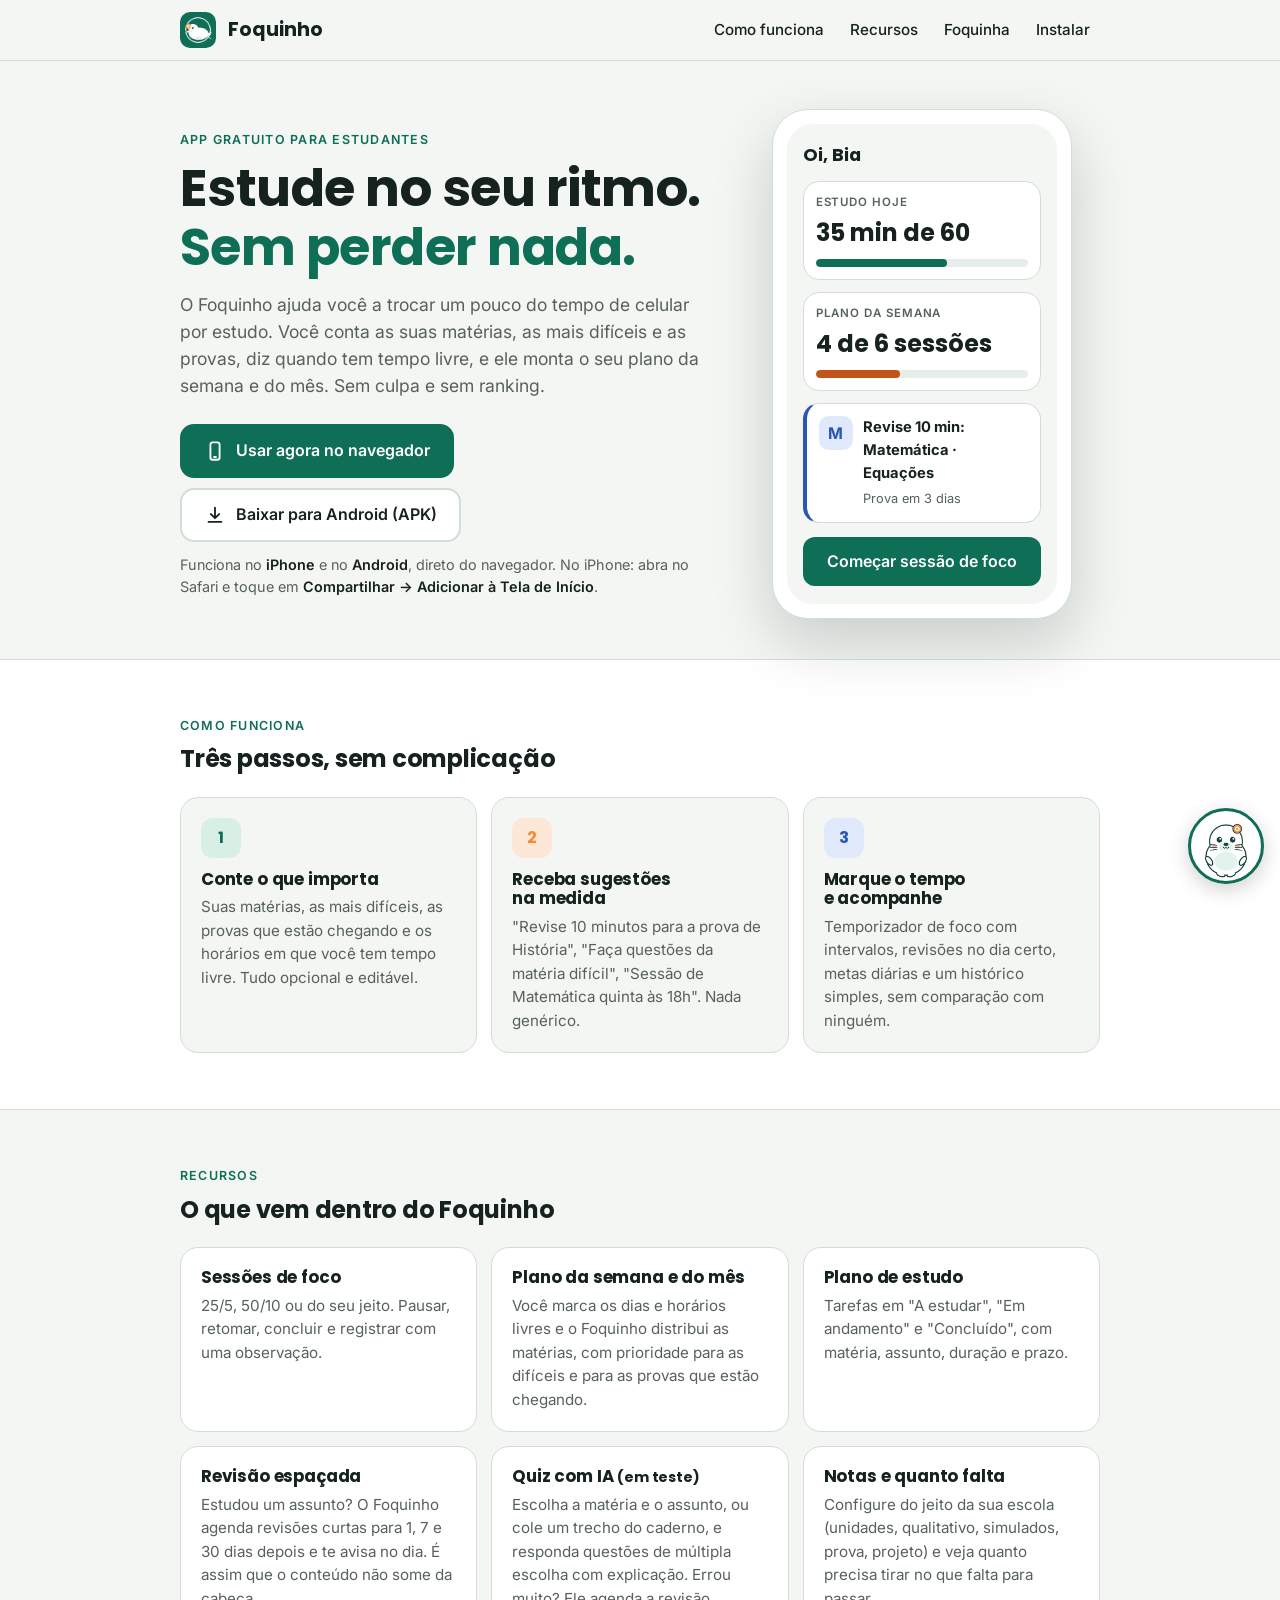
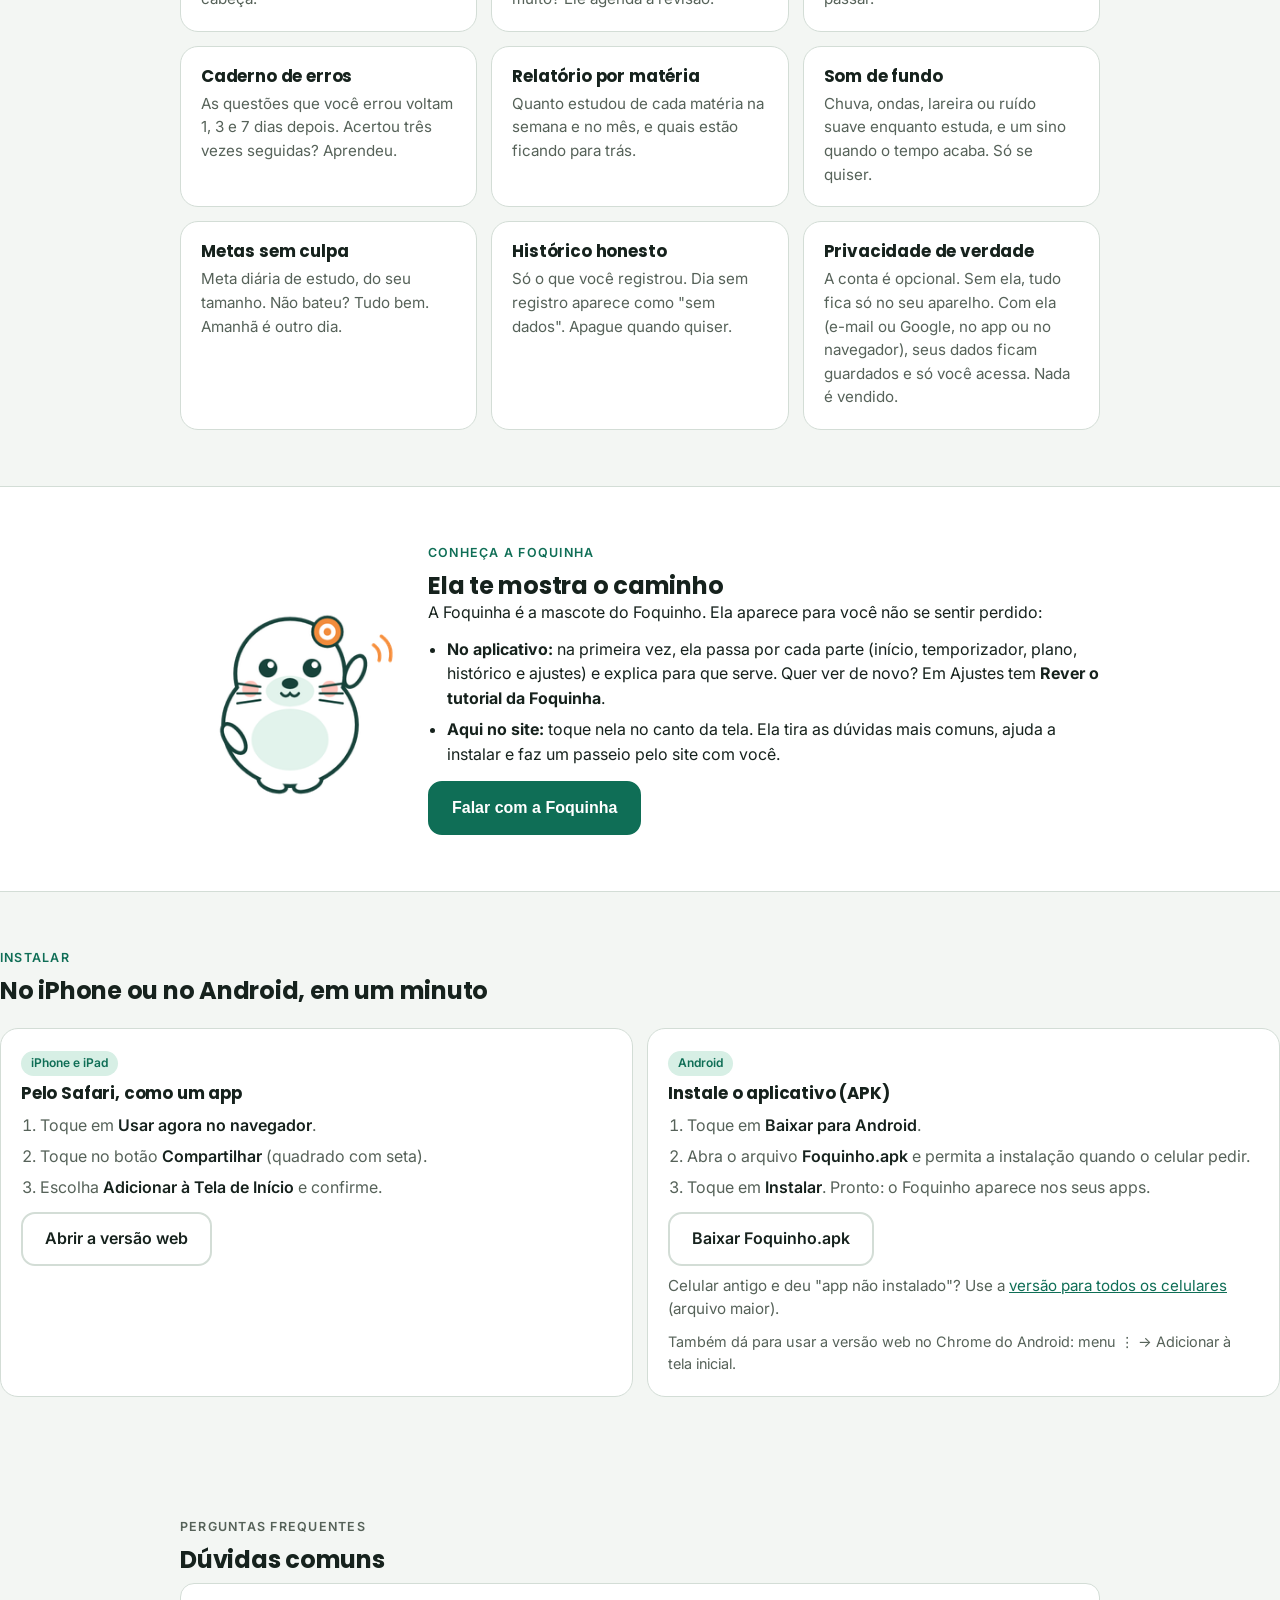
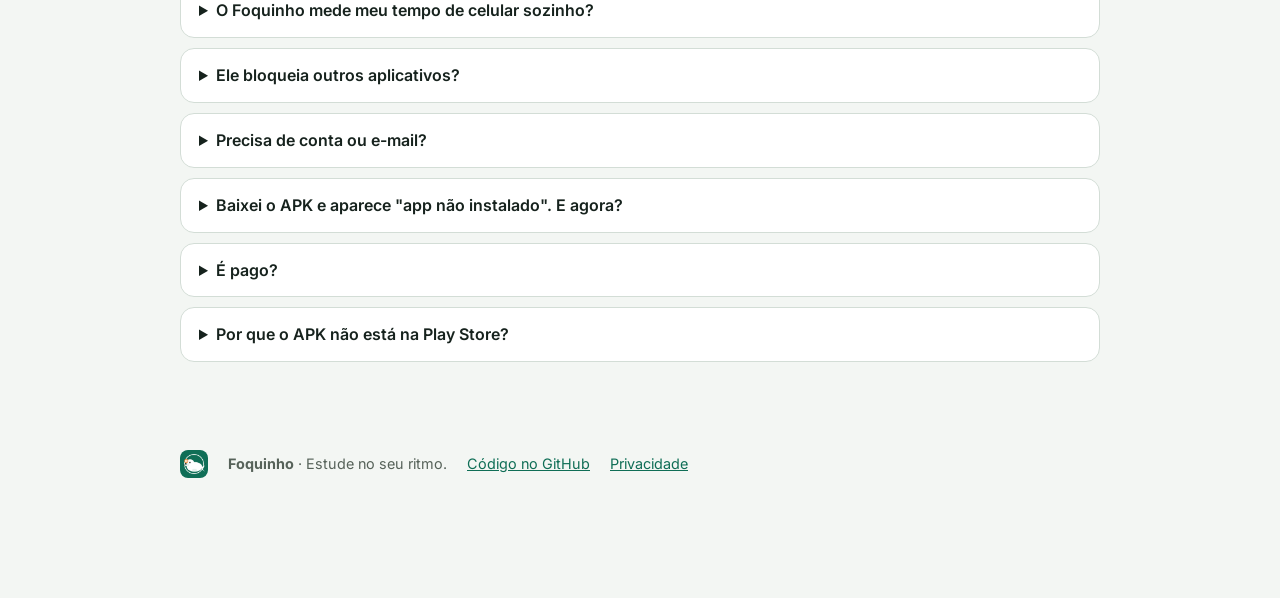
<file: web_site/index.html>
<!doctype html>
<html lang="pt-BR">
<head>
<meta charset="utf-8">
<meta name="viewport" content="width=device-width, initial-scale=1, viewport-fit=cover">
<title>Foquinho — Estude no seu ritmo.</title>
<meta name="description" content="Foquinho é um app gratuito para estudantes trocarem parte do tempo de celular por estudo: temporizador de foco, plano de estudo semanal e mensal e lembretes de provas. Sem culpa e sem ranking.">
<meta name="theme-color" content="#0F6E56">
<link rel="icon" href="icons/favicon-64.png" sizes="64x64">
<link rel="apple-touch-icon" href="icons/apple-touch-icon.png">
<link rel="manifest" href="manifest.webmanifest">
<meta property="og:title" content="Foquinho — Estude no seu ritmo.">
<meta property="og:description" content="App gratuito para estudantes: temporizador de foco, plano de estudo da semana e do mês, matérias difíceis em primeiro lugar e lembretes de provas.">
<meta property="og:image" content="icons/icon-512.png">
<link rel="preconnect" href="https://fonts.googleapis.com">
<link rel="stylesheet" href="https://fonts.googleapis.com/css2?family=Poppins:wght@600;700&family=Inter:wght@400;500;600&display=swap">
<style>
/* layout: uma coluna, seções em faixas, botões grandes para o polegar */
:root {
  --bg: #f3f6f3; --surface: #ffffff; --surface-2: #e6eee9; --line: #d3ddd6;
  --fg: #16221d; --muted: #566259; --brand: #0f6e56; --brand-dark: #0b5643; --brand-soft: #d7efe5; --brand-fg: #ffffff;
  --accent: #f28c3c; --accent-soft: #fde7d6; --study: #2b56b3; --study-soft: #e0e8fb; --move: #c2541a;
  --font-display: "Poppins", system-ui, sans-serif; --font-body: "Inter", system-ui, -apple-system, "Segoe UI", Roboto, sans-serif;
  color-scheme: light;
}
@media (prefers-color-scheme: dark) {
  :root {
    --bg: #111816; --surface: #1a231f; --surface-2: #232f29; --line: #324039;
    --fg: #eef3ef; --muted: #a4b1a9; --brand: #5fd0ab; --brand-dark: #3fb892; --brand-soft: #1e3a30; --brand-fg: #0c1f19;
    --accent: #ffa366; --accent-soft: #4a2c18; --study: #8fb0ff; --study-soft: #22304f; --move: #ff9a66;
    color-scheme: dark;
  }
}
* { box-sizing: border-box; }
html { scroll-behavior: smooth; }
body { margin: 0; background: var(--bg); color: var(--fg); font: 16px/1.55 var(--font-body); -webkit-text-size-adjust: 100%; }
h1, h2, h3 { font-family: var(--font-display); font-weight: 700; line-height: 1.15; margin: 0; letter-spacing: -.01em; text-wrap: balance; }
p { margin: 0; }
a { color: var(--brand); }
img { max-width: 100%; display: block; }
.wrap { max-width: 960px; margin: 0 auto; padding-left: max(20px, env(safe-area-inset-left)); padding-right: max(20px, env(safe-area-inset-right)); }
.band { padding-block: 56px; }
.band.alt { background: var(--surface); border-top: 1px solid var(--line); border-bottom: 1px solid var(--line); }
.eyebrow { font-size: .78rem; text-transform: uppercase; letter-spacing: .1em; font-weight: 600; color: var(--brand); margin-bottom: 10px; }
.lead { color: var(--muted); font-size: 1.1rem; max-width: 36em; }

header.top { position: sticky; top: 0; z-index: 5; background: color-mix(in srgb, var(--bg) 88%, transparent); backdrop-filter: blur(10px); border-bottom: 1px solid var(--line); }
.top .wrap { display: flex; align-items: center; gap: 12px; min-height: 60px; }
.top img { width: 36px; height: 36px; border-radius: 10px; }
.top .name { font-family: var(--font-display); font-weight: 700; font-size: 1.2rem; flex: 1; }
.top nav { display: flex; gap: 6px; }
.top nav a { text-decoration: none; color: var(--fg); font-weight: 500; padding: 8px 10px; border-radius: 8px; font-size: .95rem; }
.top nav a:hover { background: var(--surface-2); }
@media (max-width: 560px) { .top nav .hide-sm { display: none; } }

.hero { padding-block: 48px 40px; display: grid; gap: 28px; grid-template-columns: 1.2fr .8fr; align-items: center; }
@media (max-width: 760px) { .hero { grid-template-columns: 1fr; } }
.hero h1 { font-size: clamp(2rem, 6vw, 3.2rem); }
.hero h1 span { color: var(--brand); }
.hero .lead { margin-top: 14px; }
.cta { display: flex; flex-wrap: wrap; gap: 10px; margin-top: 24px; }
.btn { display: inline-flex; align-items: center; justify-content: center; gap: 10px; min-height: 54px; padding: 12px 22px; border-radius: 14px; font-weight: 600; text-decoration: none; border: 2px solid var(--line); background: var(--surface); color: var(--fg); font-size: 1rem; }
.btn.primary { background: var(--brand); border-color: var(--brand); color: var(--brand-fg); }
.btn.primary:hover { background: var(--brand-dark); border-color: var(--brand-dark); }
.btn svg { width: 22px; height: 22px; fill: none; stroke: currentColor; stroke-width: 2; stroke-linecap: round; stroke-linejoin: round; flex: none; }
.hint { color: var(--muted); font-size: .9rem; margin-top: 12px; }
.hint strong { color: var(--fg); font-weight: 600; }
.phone { justify-self: center; width: min(300px, 80vw); background: var(--surface); border: 1px solid var(--line); border-radius: 36px; padding: 14px; box-shadow: 0 24px 60px rgba(10, 30, 22, .18); }
.screen { background: var(--bg); border-radius: 26px; padding: 18px 16px; display: flex; flex-direction: column; gap: 12px; min-height: 480px; }
.screen .hi { font-family: var(--font-display); font-weight: 700; font-size: 1.1rem; }
.scard { background: var(--surface); border: 1px solid var(--line); border-radius: 16px; padding: 12px; }
.scard .t { font-size: .72rem; text-transform: uppercase; letter-spacing: .08em; color: var(--muted); font-weight: 600; }
.scard .v { font-family: var(--font-display); font-weight: 700; font-size: 1.5rem; margin-top: 2px; }
.bar { height: 8px; border-radius: 4px; background: var(--surface-2); overflow: hidden; margin-top: 8px; }
.bar i { display: block; height: 100%; width: 62%; background: var(--brand); border-radius: 4px; }
.bar.move i { width: 40%; background: var(--move); }
.sug { display: flex; gap: 10px; align-items: flex-start; border-left: 4px solid var(--study); }
.sug .ic { width: 34px; height: 34px; border-radius: 10px; background: var(--study-soft); color: var(--study); display: grid; place-items: center; flex: none; font-weight: 700; }
.sug b { display: block; font-size: .92rem; }
.sug small { color: var(--muted); font-size: .8rem; }
.sbtn { margin-top: auto; background: var(--brand); color: var(--brand-fg); border-radius: 12px; text-align: center; padding: 12px; font-weight: 600; }

.grid { display: grid; gap: 14px; grid-template-columns: repeat(3, 1fr); margin-top: 24px; }
@media (max-width: 760px) { .grid { grid-template-columns: 1fr; } }
.card { background: var(--surface); border: 1px solid var(--line); border-radius: 18px; padding: 20px; }
.band.alt .card { background: var(--bg); }
.card .n { width: 40px; height: 40px; border-radius: 12px; display: grid; place-items: center; background: var(--brand-soft); color: var(--brand); font-family: var(--font-display); font-weight: 700; margin-bottom: 12px; }
.card .n.o { background: var(--accent-soft); color: var(--accent); }
.card .n.s { background: var(--study-soft); color: var(--study); }
.card h3 { font-size: 1.05rem; margin-bottom: 6px; }
.card p { color: var(--muted); font-size: .95rem; }
.steps { display: grid; gap: 14px; grid-template-columns: 1fr 1fr; margin-top: 24px; }
@media (max-width: 760px) { .steps { grid-template-columns: 1fr; } }
.steps ol { margin: 10px 0 0; padding-left: 1.2em; color: var(--muted); display: flex; flex-direction: column; gap: 6px; }
.steps li strong { color: var(--fg); font-weight: 600; }
.tag { display: inline-block; font-size: .75rem; font-weight: 600; padding: 3px 10px; border-radius: 999px; background: var(--brand-soft); color: var(--brand); margin-bottom: 8px; }
.faq details { background: var(--surface); border: 1px solid var(--line); border-radius: 14px; padding: 14px 18px; margin-top: 10px; }
.faq summary { cursor: pointer; font-weight: 600; }
.faq p { margin-top: 8px; color: var(--muted); }
footer { padding-block: 32px 120px; color: var(--muted); font-size: .9rem; }
footer .wrap { display: flex; flex-wrap: wrap; gap: 8px 20px; align-items: center; }
footer img { width: 28px; height: 28px; border-radius: 8px; }

/* Foquinha (mascote) */
.mascot { display: grid; grid-template-columns: minmax(0, 220px) minmax(0, 1fr); gap: 28px; align-items: center; }
.mascot img { width: 100%; max-width: 220px; height: auto; }
.mascot ul { margin: 12px 0 0; padding-left: 1.2em; }
.mascot li { margin: 6px 0; }
@media (max-width: 640px) { .mascot { grid-template-columns: 1fr; text-align: left; } .mascot img { max-width: 160px; } }
.fq-btn { position: fixed; right: max(16px, env(safe-area-inset-right)); bottom: max(16px, env(safe-area-inset-bottom)); z-index: 50; width: 76px; height: 76px; border-radius: 50%; border: 3px solid var(--brand); background: var(--surface); box-shadow: 0 6px 20px rgba(0,0,0,.18); padding: 2px; cursor: pointer; }
.fq-btn img { width: 100%; height: 100%; display: block; }
.fq-panel { position: fixed; right: max(16px, env(safe-area-inset-right)); bottom: calc(max(16px, env(safe-area-inset-bottom)) + 88px); z-index: 50; width: min(360px, calc(100vw - 32px)); max-height: calc(100vh - 140px); overflow: auto; background: var(--surface); color: var(--fg); border: 2px solid var(--brand); border-radius: 20px; box-shadow: 0 10px 30px rgba(0,0,0,.22); padding: 16px; }
.fq-head { display: flex; align-items: center; gap: 10px; margin-bottom: 8px; }
.fq-head img { width: 56px; height: 56px; flex: none; }
.fq-head b { font-family: var(--font-display); font-size: 1.05rem; }
.fq-close { margin-left: auto; min-width: 44px; min-height: 44px; border: 0; background: none; color: var(--muted); font-size: 1.6rem; line-height: 1; cursor: pointer; border-radius: 10px; }
.fq-say { margin: 0 0 12px; }
.fq-say ol { margin: 8px 0 0; padding-left: 1.2em; }
.fq-opts { display: flex; flex-direction: column; gap: 8px; }
.fq-opts button, .fq-opts a { display: block; width: 100%; min-height: 44px; padding: 10px 14px; border-radius: 14px; border: 2px solid var(--line); background: var(--surface-2); color: var(--fg); font: inherit; font-weight: 600; text-align: left; text-decoration: none; cursor: pointer; }
.fq-opts .go { background: var(--brand); border-color: var(--brand); color: var(--brand-fg); text-align: center; }
.fq-hello { position: fixed; right: calc(max(16px, env(safe-area-inset-right)) + 86px); bottom: calc(max(16px, env(safe-area-inset-bottom)) + 18px); z-index: 50; max-width: min(240px, calc(100vw - 120px)); background: var(--surface); color: var(--fg); border: 2px solid var(--brand); border-radius: 16px 16px 4px 16px; padding: 10px 12px; font-weight: 600; box-shadow: 0 6px 18px rgba(0,0,0,.15); cursor: pointer; }
.fq-spot { outline: 4px solid var(--accent); outline-offset: 6px; border-radius: 18px; transition: outline-color .3s; }
@media print { .fq-btn, .fq-panel, .fq-hello { display: none; } }
:focus-visible { outline: 3px solid var(--accent); outline-offset: 2px; }
@media (prefers-reduced-motion: reduce) { html { scroll-behavior: auto; } }
</style>
</head>
<body>
<header class="top">
  <div class="wrap">
    <img src="icons/icon-192.png" alt="">
    <span class="name">Foquinho</span>
    <nav aria-label="Seções">
      <a href="#como" class="hide-sm">Como funciona</a>
      <a href="#recursos" class="hide-sm">Recursos</a>
      <a href="#foquinha" class="hide-sm">Foquinha</a>
      <a href="#instalar">Instalar</a>
    </nav>
  </div>
</header>

<main>
  <section class="wrap hero">
    <div>
      <p class="eyebrow">App gratuito para estudantes</p>
      <h1>Estude no seu ritmo.<br><span>Sem perder nada.</span></h1>
      <p class="lead">O Foquinho ajuda você a trocar um pouco do tempo de celular por estudo. Você conta as suas matérias, as mais difíceis e as provas, diz quando tem tempo livre, e ele monta o seu plano da semana e do mês. Sem culpa e sem ranking.</p>
      <div class="cta">
        <a class="btn primary" id="btn-web" href="web/">
          <svg viewBox="0 0 24 24" aria-hidden="true"><rect x="7" y="2.5" width="10" height="19" rx="2.5"/><path d="M11 18.5h2"/></svg>
          Usar agora no navegador
        </a>
        <a class="btn" id="btn-apk" href="https://github.com/pausa029/foquinho/releases/latest/download/Foquinho.apk">
          <svg viewBox="0 0 24 24" aria-hidden="true"><path d="M12 4v11M7.5 11l4.5 4.5 4.5-4.5M5 19.5h14"/></svg>
          Baixar para Android (APK)
        </a>
      </div>
      <p class="hint" id="hint">Funciona no <strong>iPhone</strong> e no <strong>Android</strong>, direto do navegador. No iPhone: abra no Safari e toque em <strong>Compartilhar → Adicionar à Tela de Início</strong>.</p>
    </div>
    <div class="phone" aria-hidden="true">
      <div class="screen">
        <div class="hi">Oi, Bia</div>
        <div class="scard"><div class="t">Estudo hoje</div><div class="v">35 min de 60</div><div class="bar"><i></i></div></div>
        <div class="scard"><div class="t">Plano da semana</div><div class="v">4 de 6 sessões</div><div class="bar move"><i></i></div></div>
        <div class="scard sug"><div class="ic">M</div><div><b>Revise 10 min: Matemática · Equações</b><small>Prova em 3 dias</small></div></div>
        <div class="sbtn">Começar sessão de foco</div>
      </div>
    </div>
  </section>

  <section class="band alt" id="como">
    <div class="wrap">
      <p class="eyebrow">Como funciona</p>
      <h2>Três passos, sem complicação</h2>
      <div class="grid">
        <div class="card"><div class="n">1</div><h3>Conte o que importa</h3><p>Suas matérias, as mais difíceis, as provas que estão chegando e os horários em que você tem tempo livre. Tudo opcional e editável.</p></div>
        <div class="card"><div class="n o">2</div><h3>Receba sugestões na medida</h3><p>"Revise 10 minutos para a prova de História", "Faça questões da matéria difícil", "Sessão de Matemática quinta às 18h". Nada genérico.</p></div>
        <div class="card"><div class="n s">3</div><h3>Marque o tempo e acompanhe</h3><p>Temporizador de foco com intervalos, revisões no dia certo, metas diárias e um histórico simples, sem comparação com ninguém.</p></div>
      </div>
    </div>
  </section>

  <section class="band" id="recursos">
    <div class="wrap">
      <p class="eyebrow">Recursos</p>
      <h2>O que vem dentro do Foquinho</h2>
      <div class="grid">
        <div class="card"><h3>Sessões de foco</h3><p>25/5, 50/10 ou do seu jeito. Pausar, retomar, concluir e registrar com uma observação.</p></div>
        <div class="card"><h3>Plano da semana e do mês</h3><p>Você marca os dias e horários livres e o Foquinho distribui as matérias, com prioridade para as difíceis e para as provas que estão chegando.</p></div>
        <div class="card"><h3>Plano de estudo</h3><p>Tarefas em "A estudar", "Em andamento" e "Concluído", com matéria, assunto, duração e prazo.</p></div>
        <div class="card"><h3>Revisão espaçada</h3><p>Estudou um assunto? O Foquinho agenda revisões curtas para 1, 7 e 30 dias depois e te avisa no dia. É assim que o conteúdo não some da cabeça.</p></div>
        <div class="card"><h3>Quiz com IA <small>(em teste)</small></h3><p>Escolha a matéria e o assunto, ou cole um trecho do caderno, e responda questões de múltipla escolha com explicação. Errou muito? Ele agenda a revisão.</p></div>
        <div class="card"><h3>Notas e quanto falta</h3><p>Configure do jeito da sua escola (unidades, qualitativo, simulados, prova, projeto) e veja quanto precisa tirar no que falta para passar.</p></div>
        <div class="card"><h3>Caderno de erros</h3><p>As questões que você errou voltam 1, 3 e 7 dias depois. Acertou três vezes seguidas? Aprendeu.</p></div>
        <div class="card"><h3>Relatório por matéria</h3><p>Quanto estudou de cada matéria na semana e no mês, e quais estão ficando para trás.</p></div>
        <div class="card"><h3>Som de fundo</h3><p>Chuva, ondas, lareira ou ruído suave enquanto estuda, e um sino quando o tempo acaba. Só se quiser.</p></div>
        <div class="card"><h3>Metas sem culpa</h3><p>Meta diária de estudo, do seu tamanho. Não bateu? Tudo bem. Amanhã é outro dia.</p></div>
        <div class="card"><h3>Histórico honesto</h3><p>Só o que você registrou. Dia sem registro aparece como "sem dados". Apague quando quiser.</p></div>
        <div class="card"><h3>Privacidade de verdade</h3><p>A conta é opcional. Sem ela, tudo fica só no seu aparelho. Com ela (e-mail ou Google, no app ou no navegador), seus dados ficam guardados e só você acessa. Nada é vendido.</p></div>
      </div>
    </div>
  </section>

  <section class="band alt" id="foquinha">
    <div class="wrap mascot">
      <img src="foquinha/acenando.png" alt="A Foquinha, uma foca branca com uma presilha laranja, acenando" width="240" height="240">
      <div>
        <p class="eyebrow">Conheça a Foquinha</p>
        <h2>Ela te mostra o caminho</h2>
        <p>A Foquinha é a mascote do Foquinho. Ela aparece para você não se sentir perdido:</p>
        <ul>
          <li><strong>No aplicativo:</strong> na primeira vez, ela passa por cada parte (início, temporizador, plano, histórico e ajustes) e explica para que serve. Quer ver de novo? Em Ajustes tem <strong>Rever o tutorial da Foquinha</strong>.</li>
          <li><strong>Aqui no site:</strong> toque nela no canto da tela. Ela tira as dúvidas mais comuns, ajuda a instalar e faz um passeio pelo site com você.</li>
        </ul>
        <p style="margin-top:14px"><button class="btn primary" type="button" id="fq-open-2">Falar com a Foquinha</button></p>
      </div>
    </div>
  </section>

  <section class="band" id="instalar"
    <div class="wrap">
      <p class="eyebrow">Instalar</p>
      <h2>No iPhone ou no Android, em um minuto</h2>
      <div class="steps">
        <div class="card">
          <span class="tag">iPhone e iPad</span>
          <h3>Pelo Safari, como um app</h3>
          <ol>
            <li>Toque em <strong>Usar agora no navegador</strong>.</li>
            <li>Toque no botão <strong>Compartilhar</strong> (quadrado com seta).</li>
            <li>Escolha <strong>Adicionar à Tela de Início</strong> e confirme.</li>
          </ol>
          <p style="margin-top:12px"><a class="btn" href="web/">Abrir a versão web</a></p>
        </div>
        <div class="card">
          <span class="tag">Android</span>
          <h3>Instale o aplicativo (APK)</h3>
          <ol>
            <li>Toque em <strong>Baixar para Android</strong>.</li>
            <li>Abra o arquivo <strong>Foquinho.apk</strong> e permita a instalação quando o celular pedir.</li>
            <li>Toque em <strong>Instalar</strong>. Pronto: o Foquinho aparece nos seus apps.</li>
          </ol>
          <p style="margin-top:12px"><a class="btn" href="https://github.com/pausa029/foquinho/releases/latest/download/Foquinho.apk">Baixar Foquinho.apk</a></p>
          <p class="muted" style="margin-top:8px">Celular antigo e deu "app não instalado"? Use a <a href="https://github.com/pausa029/foquinho/releases/latest/download/Foquinho-universal.apk">versão para todos os celulares</a> (arquivo maior).</p>
          <p style="margin-top:10px;color:var(--muted);font-size:.9rem">Também dá para usar a versão web no Chrome do Android: menu ⋮ → Adicionar à tela inicial.</p>
        </div>
      </div>
    </div>
  </section>

  <section class="band faq" id="faq">
    <div class="wrap">
      <p class="eyebrow">Perguntas frequentes</p>
      <h2>Dúvidas comuns</h2>
      <details><summary>O Foquinho mede meu tempo de celular sozinho?</summary><p>Não. Nenhum site consegue isso, e no app isso exigiria permissões especiais do Android e da Apple. Você copia o número que o próprio celular mostra em Bem-estar digital (Android) ou Tempo de Uso (iPhone), e ele fica registrado como manual.</p></details>
      <details><summary>Ele bloqueia outros aplicativos?</summary><p>Não, e nunca finge que bloqueia. Para limites de verdade, use os controles do próprio celular. O Foquinho mostra onde encontrá-los.</p></details>
      <details><summary>Precisa de conta ou e-mail?</summary><p>Não. Você escolhe um apelido e pronto: os dados ficam só no seu aparelho. No app Android, se quiser, dá para entrar com e-mail ou com Google em Ajustes → Conta, e aí seus dados ficam guardados e aparecem em outro celular.</p></details>
      <details><summary>Baixei o APK e aparece "app não instalado". E agora?</summary><p>Se você já tinha uma versão antiga do Foquinho, desinstale-a uma vez e instale a nova. Isso só é preciso uma vez: as próximas versões instalam por cima, sem perder nada.</p></details>
      <details><summary>É pago?</summary><p>Não. É um projeto escolar, gratuito e sem anúncios.</p></details>
      <details><summary>Por que o APK não está na Play Store?</summary><p>Por enquanto a distribuição é direta. O Android avisa sobre "fontes desconhecidas" porque o app não veio da loja; é esperado.</p></details>
    </div>
  </section>
</main>

<footer>
  <div class="wrap">
    <img src="icons/icon-192.png" alt="">
    <span><strong>Foquinho</strong> · Estude no seu ritmo.</span>
    <a href="https://github.com/pausa029/foquinho">Código no GitHub</a>
    <a href="privacidade.html">Privacidade</a>
  </div>
</footer>

<script>
(function () {
  var ua = navigator.userAgent || '';
  var isIOS = /iPhone|iPad|iPod/.test(ua) || (navigator.platform === 'MacIntel' && navigator.maxTouchPoints > 1);
  var isAndroid = /Android/.test(ua);
  var hint = document.getElementById('hint');
  var web = document.getElementById('btn-web');
  var apk = document.getElementById('btn-apk');
  if (isIOS) {
    hint.innerHTML = 'No seu iPhone: toque em <strong>Usar agora no navegador</strong>, depois em <strong>Compartilhar → Adicionar à Tela de Início</strong>. Vira um ícone, como um app.';
    apk.classList.remove('primary');
  } else if (isAndroid) {
    apk.classList.add('primary');
    web.classList.remove('primary');
    hint.innerHTML = 'No seu Android: baixe o <strong>Foquinho.apk</strong>, abra o arquivo e permita a instalação. Ou use a versão web no Chrome.';
  }
})();
</script>

<button class="fq-btn" type="button" id="fq-btn" aria-label="Abrir a ajuda da Foquinha" aria-expanded="false" aria-controls="fq-panel"><img src="foquinha/feliz.png" alt=""></button>
<div class="fq-hello" id="fq-hello" hidden>Oi! Quer ajuda para instalar?</div>
<div class="fq-panel" id="fq-panel" role="dialog" aria-label="Ajuda da Foquinha" hidden>
  <div class="fq-head"><img id="fq-img" src="foquinha/acenando.png" alt=""><b>Foquinha</b><button class="fq-close" type="button" id="fq-close" aria-label="Fechar">×</button></div>
  <div class="fq-say" id="fq-say" aria-live="polite"></div>
  <div class="fq-opts" id="fq-opts"></div>
</div>
<script>
(function () {
  'use strict';
  var APK = 'https://github.com/pausa029/foquinho/releases/latest/download/Foquinho.apk';
  var ua = navigator.userAgent || '';
  var isIOS = /iPhone|iPad|iPod/.test(ua) || (navigator.platform === 'MacIntel' && navigator.maxTouchPoints > 1);
  var isAndroid = /Android/.test(ua);
  var btn = document.getElementById('fq-btn'), panel = document.getElementById('fq-panel'), say = document.getElementById('fq-say');
  var opts = document.getElementById('fq-opts'), img = document.getElementById('fq-img'), hello = document.getElementById('fq-hello');
  var spot = null;
  function mark(el) { if (spot) spot.classList.remove('fq-spot'); spot = el; if (el) el.classList.add('fq-spot'); }
  function scrollTo(id) {
    var el = document.getElementById(id);
    if (!el) return;
    var card = el.querySelector('.wrap') || el;
    el.scrollIntoView({ behavior: matchMedia('(prefers-reduced-motion: reduce)').matches ? 'auto' : 'smooth', block: 'start' });
    mark(card);
  }
  // Cada item: [texto do botão, ação]. Ação: nome de outra fala, um link {href} ou uma função.
  var T = {
    inicio: {
      pose: 'acenando',
      text: 'Oi! Eu sou a Foquinha. Posso te ajudar com o quê?',
      opts: [['O que o Foquinho faz?', 'oque'], [isIOS ? 'Como usar no iPhone' : 'Como baixar no Android', isIOS ? 'iphone' : 'android'], [isIOS ? 'Tenho Android' : 'Tenho iPhone', isIOS ? 'android' : 'iphone'], ['Precisa de conta? É seguro?', 'seguro'], ['Me mostra o site', 'tour0']]
    },
    oque: {
      pose: 'feliz',
      text: 'Eu te ajudo a estudar com constância. Você conta suas matérias (as difíceis também), provas e horários livres, e eu monto o seu plano da semana e do mês e sugiro o que fazer agora, como 10 minutos de revisão. Tem temporizador com alarme, mural da semana e histórico. Sem ranking e sem culpa.',
      opts: [['Quero experimentar', 'android'], ['Ver os recursos', function () { scrollTo('recursos'); }], ['Voltar', 'inicio']]
    },
    android: {
      pose: 'apontando',
      text: '<b>No Android:</b><ol><li>Toque em <b>Baixar o APK</b> abaixo.</li><li>Abra o arquivo <b>Foquinho.apk</b> e permita a instalação quando o celular pedir.</li><li>Toque em <b>Instalar</b>.</li></ol><p style="margin:8px 0 0">Já tem o Foquinho? É só instalar por cima: seus dados continuam.</p>',
      opts: [['Baixar o APK', { href: APK, go: true }], ['Prefiro usar no navegador', { href: 'web/' }], ['Voltar', 'inicio']]
    },
    iphone: {
      pose: 'apontando',
      text: '<b>No iPhone:</b><ol><li>Abra este site no <b>Safari</b> e toque em <b>Usar agora no navegador</b>.</li><li>Toque em <b>Compartilhar</b> (quadrado com seta).</li><li>Escolha <b>Adicionar à Tela de Início</b>.</li></ol>',
      opts: [['Abrir a versão web', { href: 'web/', go: true }], ['Voltar', 'inicio']]
    },
    seguro: {
      pose: 'pensando',
      text: 'Conta é opcional. Sem ela, tudo fica guardado só no seu celular. Dá para entrar com e-mail ou Google para guardar seus dados e usar no celular e no navegador; só você acessa e nada é vendido.',
      opts: [['Entendi, quero instalar', isIOS ? 'iphone' : 'android'], ['Voltar', 'inicio']]
    },
    tour0: { pose: 'apontando', text: 'Bora! Primeiro: <b>como funciona</b>, em três passos.', at: 'como', opts: [['Próximo', 'tour1'], ['Parar', 'fim']] },
    tour1: { pose: 'apontando', text: 'Aqui está <b>tudo o que vem no app</b>: foco, plano da semana e do mês, metas e histórico.', at: 'recursos', opts: [['Próximo', 'tour2'], ['Voltar', 'tour0'], ['Parar', 'fim']] },
    tour2: { pose: 'acenando', text: 'Essa sou eu! No app, eu apareço na primeira vez para te guiar.', at: 'foquinha', opts: [['Próximo', 'tour3'], ['Voltar', 'tour1'], ['Parar', 'fim']] },
    tour3: { pose: 'apontando', text: 'E aqui você <b>instala</b>, no iPhone ou no Android.', at: 'instalar', opts: [['Próximo', 'tour4'], ['Voltar', 'tour2'], ['Parar', 'fim']] },
    tour4: { pose: 'comemorando', text: 'Fim do passeio! Ficou alguma dúvida? Elas estão aqui embaixo.', at: 'faq', opts: [[isIOS ? 'Como usar no iPhone' : 'Baixar o app', isIOS ? 'iphone' : 'android'], ['Voltar ao começo', 'inicio']] },
    fim: { close: true }
  };
  function show(key) {
    var t = T[key];
    if (!t) return;
    if (t.close) { close(); return; }
    img.src = 'foquinha/' + t.pose + '.png';
    say.innerHTML = t.text;
    opts.innerHTML = '';
    if (t.at) scrollTo(t.at); else mark(null);
    t.opts.forEach(function (o) {
      var a = o[1], el;
      if (a && typeof a === 'object') {
        el = document.createElement('a'); el.href = a.href; if (a.go) el.className = 'go';
      } else {
        el = document.createElement('button'); el.type = 'button';
        el.addEventListener('click', function () { if (typeof a === 'function') { a(); } else { show(a); } });
      }
      el.textContent = o[0];
      opts.appendChild(el);
    });
  }
  function open(key) {
    hello.hidden = true; seen();
    panel.hidden = false; btn.setAttribute('aria-expanded', 'true');
    show(key || 'inicio');
    var f = opts.querySelector('button, a'); if (f) f.focus();
  }
  function close() {
    panel.hidden = true; btn.setAttribute('aria-expanded', 'false'); mark(null); btn.focus();
  }
  function seen() { try { localStorage.setItem('foquinha.oi', '1'); } catch (e) {} }
  btn.addEventListener('click', function () { if (panel.hidden) open(); else close(); });
  document.getElementById('fq-close').addEventListener('click', close);
  document.getElementById('fq-open-2').addEventListener('click', function () { open(); });
  hello.addEventListener('click', function () { open(isIOS ? 'iphone' : 'android'); });
  document.addEventListener('keydown', function (e) { if (e.key === 'Escape' && !panel.hidden) close(); });
  var already = false;
  try { already = localStorage.getItem('foquinha.oi') === '1'; } catch (e) {}
  if (!already && (isAndroid || isIOS)) setTimeout(function () { if (panel.hidden) hello.hidden = false; }, 2500);
})();
</script>
</body>
</html>
</file>
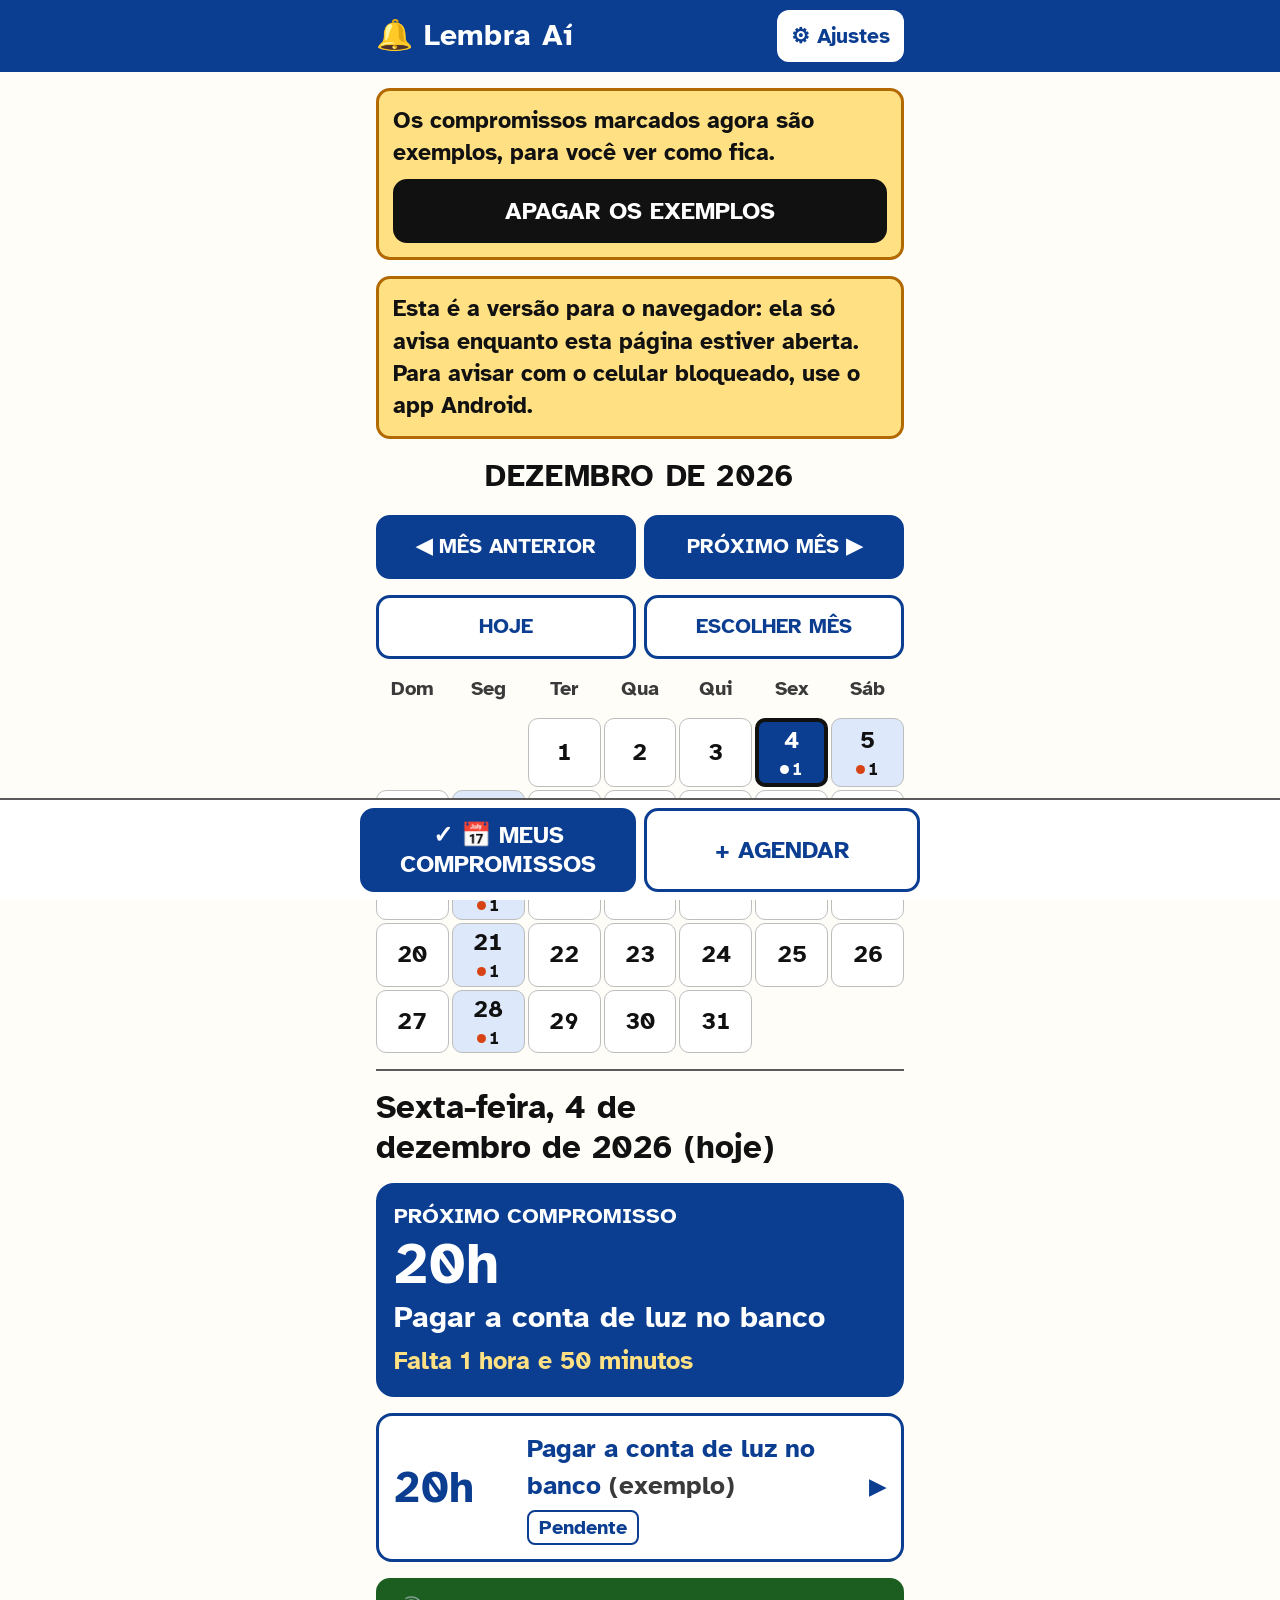
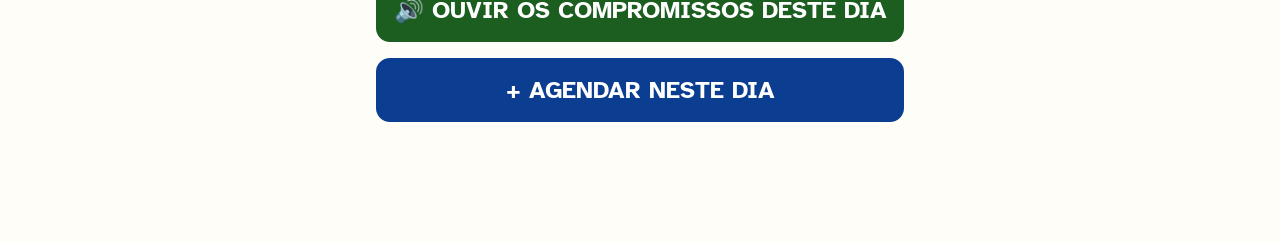
<file: lembra-ai/web/index.html>
<!doctype html>
<html lang="pt-BR">
<head>
<meta charset="utf-8">
<meta name="viewport" content="width=device-width,initial-scale=1,viewport-fit=cover">
<style>:root{padding-top:env(safe-area-inset-top,0px);padding-bottom:env(safe-area-inset-bottom,0px)}body{margin:0}[hidden]{display:none!important}</style>
</head>
<body>
<title>Lembra Aí</title>
<meta name="claude:viewport-fit-sides" content="cover">
<link rel="preconnect" href="https://fonts.googleapis.com">
<link rel="stylesheet" href="https://fonts.googleapis.com/css2?family=Atkinson+Hyperlegible:wght@400;700&display=swap">
<style>
/* Layout: uma coluna de leitura (máx. 560px), barra azul no topo, duas abas grandes fixas embaixo.
   Visual único e claro de propósito: alto contraste para pessoa idosa, igual em qualquer tema. */
:root {
  color-scheme: light;
  --fundo: #fffdf7;
  --papel: #ffffff;
  --tinta: #111111;
  --suave: #3a3a3a;
  --azul: #0b3d91;
  --azul-claro: #dde8fb;
  --verde: #1b5e20;
  --verde-claro: #dff3e0;
  --vermelho: #b71c1c;
  --amarelo: #ffe082;
  --amarelo-borda: #b26a00;
  --laranja: #d84315;
  --borda: #5a5a5a;
  --linha: #bdbdbd;
  --texto: "Atkinson Hyperlegible", "Segoe UI", Roboto, Arial, sans-serif;
  --escala: 1.15;
}
* { box-sizing: border-box }
html, body { background: var(--fundo); color: var(--tinta) }
body { font-family: var(--texto); font-size: calc(20px * var(--escala)); line-height: 1.4; -webkit-text-size-adjust: 100% }
button, input, textarea { font: inherit; color: inherit }
button { cursor: pointer }
:focus-visible { outline: 4px solid var(--laranja); outline-offset: 2px }
body::before { content: ""; position: fixed; inset: 0 0 auto; height: env(safe-area-inset-top, 0px); z-index: 30; background: var(--azul) }

.topo { position: sticky; top: env(safe-area-inset-top, 0px); z-index: 20; background: var(--azul); color: #fff }
.topo .in { max-width: 560px; margin: 0 auto; display: flex; align-items: center; gap: 12px; padding-block: 10px;
  padding-left: max(16px, env(safe-area-inset-left, 0px)); padding-right: max(16px, env(safe-area-inset-right, 0px)) }
.marca { flex: 1; font-size: 1.3em; font-weight: 700; letter-spacing: .01em }
.btn-ajustes { background: #fff; color: var(--azul); border: 0; border-radius: 12px; padding: 10px 14px; font-weight: 700; font-size: .9em; min-height: 52px }

main { max-width: 560px; margin: 0 auto; display: flex; flex-direction: column; gap: 16px;
  padding-block: 16px calc(120px + env(safe-area-inset-bottom, 0px));
  padding-left: max(16px, env(safe-area-inset-left, 0px)); padding-right: max(16px, env(safe-area-inset-right, 0px)) }

.abas { position: fixed; left: 0; right: 0; bottom: 0; z-index: 20; background: var(--papel); border-top: 2px solid var(--borda);
  padding-block: 8px calc(8px + env(safe-area-inset-bottom, 0px));
  padding-left: max(8px, env(safe-area-inset-left, 0px)); padding-right: max(8px, env(safe-area-inset-right, 0px)) }
.abas .in { max-width: 560px; margin: 0 auto; display: grid; grid-template-columns: 1fr 1fr; gap: 8px }

.b { display: block; width: 100%; min-height: 64px; border-radius: 14px; border: 3px solid var(--azul); background: var(--azul); color: #fff;
  font-weight: 700; font-size: 1.05em; padding: 10px 14px; text-align: center; line-height: 1.2 }
.b.contorno { background: var(--papel); color: var(--azul) }
.b.verde { background: var(--verde); border-color: var(--verde) }
.b.vermelho { background: var(--vermelho); border-color: var(--vermelho) }
.b.escuro { background: var(--tinta); border-color: var(--tinta) }
.b.grande { min-height: 76px; font-size: 1.3em }
.b.peq { font-size: .9em }
.b:disabled { opacity: .45 }
.grade { display: grid; grid-template-columns: 1fr 1fr; gap: 8px }
.grade.tres { grid-template-columns: repeat(3, 1fr) }
.grade.quatro { grid-template-columns: repeat(4, 1fr) }
.linha { display: flex; gap: 8px; align-items: center }
.linha > * { flex: 1; min-width: 0 }

.bloco { background: var(--papel); border: 2px solid var(--borda); border-radius: 18px; padding: 16px; display: flex; flex-direction: column; gap: 12px }
.bloco > h2 { margin: 0; font-size: 1.25em; color: var(--azul); line-height: 1.2; text-wrap: balance }
.destaque { background: var(--azul-claro); border-radius: 12px; padding: 12px 14px; font-weight: 700 }
.aviso { background: var(--amarelo); border: 3px solid var(--amarelo-borda); border-radius: 14px; padding: 14px; font-weight: 700; display: flex; flex-direction: column; gap: 10px }
.msg { background: var(--verde-claro); border: 3px solid var(--verde); color: var(--verde); border-radius: 14px; padding: 14px; font-weight: 700; font-size: 1.05em }
.suave { color: var(--suave) }
h1 { margin: 0; font-size: 1.45em; line-height: 1.2; text-wrap: balance }
.sep { height: 2px; background: var(--borda); border: 0; margin: 0 }
p { margin: 0 }

/* calendário */
.mes { text-align: center; font-size: 1.35em; font-weight: 700; letter-spacing: .02em }
.semana, .dias { display: grid; grid-template-columns: repeat(7, minmax(0, 1fr)); gap: 3px }
.semana div { text-align: center; font-weight: 700; color: var(--suave); font-size: .85em }
.dia { min-height: 62px; border-radius: 10px; border: 1px solid var(--linha); background: var(--papel); display: flex; flex-direction: column;
  align-items: center; justify-content: center; font-weight: 700; font-size: 1.05em; padding: 2px; font-variant-numeric: tabular-nums }
.dia.tem { background: var(--azul-claro) }
.dia.hoje { border: 4px solid var(--tinta) }
.dia.sel { background: var(--azul); color: #fff }
.dia .qtd { font-size: .7em; display: flex; align-items: center; gap: 3px }
.dia .qtd::before { content: ""; width: 9px; height: 9px; border-radius: 50%; background: var(--laranja) }
.dia.sel .qtd::before { background: #fff }
.vazio { min-height: 62px }

/* lista */
.proximo { background: var(--azul); color: #fff; border-radius: 18px; padding: 18px; display: flex; flex-direction: column; gap: 4px; border: 0; text-align: left; width: 100% }
.proximo .rot { font-weight: 700; font-size: .95em }
.proximo .h { font-size: 2.5em; font-weight: 700; line-height: 1 }
.proximo .t { font-size: 1.3em; font-weight: 700 }
.proximo .f { font-size: 1.1em; font-weight: 700; color: var(--amarelo) }
.item { display: flex; align-items: center; gap: 12px; width: 100%; text-align: left; background: var(--papel); border: 3px solid var(--azul); border-radius: 16px; padding: 14px }
.item .h { font-size: 1.9em; font-weight: 700; min-width: 4.2ch; font-variant-numeric: tabular-nums }
.item .c { flex: 1; min-width: 0; display: flex; flex-direction: column; gap: 6px; align-items: flex-start }
.item .t { font-size: 1.15em; font-weight: 700; overflow-wrap: anywhere }
.etq { border: 2px solid currentColor; border-radius: 8px; padding: 2px 10px; font-weight: 700; font-size: .85em }
.st-PENDENTE { color: var(--azul); border-color: var(--azul) }
.st-FEITO { color: var(--verde); border-color: var(--verde) }
.st-NAO_RESPONDIDO { color: var(--vermelho); border-color: var(--vermelho) }
.item.st-FEITO, .item.st-NAO_RESPONDIDO { color: inherit }

/* formulário */
label.rot { font-weight: 700 }
input[type=text], input[type=tel], textarea { width: 100%; border: 3px solid var(--borda); border-radius: 12px; padding: 12px; font-size: 1.15em; background: var(--papel) }
textarea { min-height: 3.2em; resize: vertical }
.mm { display: grid; grid-template-columns: 72px 1fr 72px; gap: 10px; align-items: center }
.mm .b { min-height: 72px; font-size: 1.7em; padding: 0 }
.mm .v { text-align: center; font-size: 1.6em; font-weight: 700; font-variant-numeric: tabular-nums }
.tirar { display: flex; align-items: center; gap: 10px }
.tirar span { flex: 1; font-size: 1.25em; font-weight: 700 }
.tirar .b { width: auto; min-width: 120px; flex: none }
.salvar { position: sticky; bottom: calc(96px + env(safe-area-inset-bottom, 0px)); z-index: 10 }

/* janelas */
.fundo-modal { position: fixed; inset: 0; z-index: 40; background: rgba(0,0,0,.55); display: flex; align-items: center; justify-content: center;
  padding: max(12px, env(safe-area-inset-top, 0px)) max(12px, env(safe-area-inset-right, 0px)) max(12px, env(safe-area-inset-bottom, 0px)) max(12px, env(safe-area-inset-left, 0px)) }
.modal { background: var(--papel); border-radius: 20px; width: 100%; max-width: 520px; max-height: 100%; overflow-y: auto; padding: 20px; display: flex; flex-direction: column; gap: 14px }
.modal h2 { margin: 0; font-size: 1.35em; line-height: 1.2 }

/* alarme */
.alarme { position: fixed; inset: 0; z-index: 50; background: var(--fundo); overflow-y: auto;
  padding-block: max(20px, env(safe-area-inset-top, 0px)) max(20px, env(safe-area-inset-bottom, 0px));
  padding-left: max(16px, env(safe-area-inset-left, 0px)); padding-right: max(16px, env(safe-area-inset-right, 0px)) }
.alarme .in { max-width: 560px; margin: 0 auto; display: flex; flex-direction: column; gap: 16px }
.alarme .topo-al { font-size: 1.8em; font-weight: 700; color: var(--vermelho); line-height: 1.1 }
.alarme .topo-al.antes { color: var(--azul) }
.alarme .tit { font-size: 1.6em; font-weight: 700; line-height: 1.15 }
.alarme .hr { font-size: 3.2em; font-weight: 700; line-height: 1 }
@media (prefers-reduced-motion: no-preference) {
  .alarme .topo-al { animation: pisca 1s steps(2, start) infinite }
  @keyframes pisca { to { visibility: hidden } }
}
.rodape-nota { font-size: .8em; color: var(--suave) }
</style>

<header class="topo"><div class="in">
  <div class="marca">🔔 Lembra Aí</div>
  <button class="btn-ajustes" data-a="ajustes" id="btn-ajustes">⚙ Ajustes</button>
</div></header>
<main id="app" aria-live="polite"></main>
<nav class="abas" aria-label="Abas"><div class="in">
  <button class="b" id="aba-lista" data-a="aba-lista">📅 MEUS COMPROMISSOS</button>
  <button class="b contorno" id="aba-agendar" data-a="aba-agendar">+ AGENDAR</button>
</div></nav>
<div id="modal"></div>
<div id="alarme"></div>

<script>
'use strict';
/* ===================== datas e textos ===================== */
const MESES = ['janeiro','fevereiro','março','abril','maio','junho','julho','agosto','setembro','outubro','novembro','dezembro'];
const SEM = ['domingo','segunda-feira','terça-feira','quarta-feira','quinta-feira','sexta-feira','sábado'];
const SEMC = ['Dom','Seg','Ter','Qua','Qui','Sex','Sáb'];
const pad = n => String(n).padStart(2, '0');
const chave = d => `${d.getFullYear()}-${pad(d.getMonth() + 1)}-${pad(d.getDate())}`;
const ler = k => { const [y, m, d] = k.split('-').map(Number); return new Date(y, m - 1, d); };
const soma = (k, n) => { const d = ler(k); d.setDate(d.getDate() + n); return chave(d); };
const BASE = '2000-01-01';
const dias = (a, b) => Math.round((ler(b) - ler(a)) / 864e5);
const idx = k => dias(BASE, k);
const deIdx = i => soma(BASE, i);
const hoje = () => chave(new Date());
const agoraAbs = () => { const d = new Date(); return idx(chave(d)) * 1440 + d.getHours() * 60 + d.getMinutes(); };
const abs = (k, m) => idx(k) * 1440 + m;
const diaDe = t => deIdx(Math.floor(t / 1440));
const minDe = t => ((t % 1440) + 1440) % 1440;
const sem = k => ler(k).getDay();
const cap = s => s ? s[0].toUpperCase() + s.slice(1) : s;
const hora = m => { const h = Math.floor(m / 60), mm = m % 60; return mm ? `${h}h${pad(mm)}` : `${h}h`; };
const dataCompleta = k => { const d = ler(k); return `${SEM[d.getDay()]}, ${d.getDate()} de ${MESES[d.getMonth()]} de ${d.getFullYear()}`; };
const dataSemAno = k => { const d = ler(k); return `${SEM[d.getDay()]}, ${d.getDate()} de ${MESES[d.getMonth()]}`; };
const dataSemSemana = k => { const d = ler(k); return `${d.getDate()} de ${MESES[d.getMonth()]} de ${d.getFullYear()}`; };
const semCurta = k => SEM[sem(k)].split('-')[0];
const juntar = l => l.length < 2 ? (l[0] || '') : l.slice(0, -1).join(', ') + ' e ' + l[l.length - 1];
const plural = (n, a, b) => `${n} ${n === 1 ? a : b}`;
function duracao(t) {
  const d = Math.floor(t / 1440), h = Math.floor((t % 1440) / 60), m = t % 60, p = [];
  if (d) p.push(plural(d, 'dia', 'dias'));
  if (h) p.push(plural(h, 'hora', 'horas'));
  if (m && !d) p.push(plural(m, 'minuto', 'minutos'));
  return p.length ? juntar(p) : 'menos de 1 minuto';
}
const falta = t => t <= 0 ? 'É agora' : (duracao(t).startsWith('1 ') ? 'Falta ' : 'Faltam ') + duracao(t);
const intervaloTxt = m => m % 60 === 0 ? `de ${m / 60} em ${m / 60} ${m === 60 ? 'hora' : 'horas'}` : m < 60 ? `de ${m} em ${m} minutos` : `de ${hora(m)} em ${hora(m)}`;
const antesTxt = m => duracao(m) + ' antes';
const vezesTxt = n => n === 1 ? '1 vez' : `${n} vezes`;
function quando(k, h) {
  const n = dias(h, k);
  if (n === 0) return 'hoje';
  if (n === 1) return 'amanhã';
  if (n === 2) return 'depois de amanhã';
  const prep = [0, 6].includes(sem(k)) ? 'no' : 'na';
  return n <= 6 ? `${prep} ${SEM[sem(k)]}` : `${prep} ${SEM[sem(k)]}, dia ${ler(k).getDate()}`;
}
function paraQuando(k, h) {
  const n = dias(h, k);
  if (n === 0) return 'hoje'; if (n === 1) return 'amanhã'; if (n === 2) return 'depois de amanhã';
  return ler(k).getFullYear() === ler(h).getFullYear() ? dataSemAno(k) : dataCompleta(k);
}

/* ===================== regras dos avisos (iguais às do app Android) ===================== */
const valida = j => j.inicio >= 0 && j.fim <= 1439 && j.inicio < j.fim;
const dentro = (j, m) => m >= j.inicio && m <= j.fim;
const janelaDe = c => c.janela || P.janela;

function horariosDoDia(f, j) {
  if (!valida(j)) return [];
  if (f.modo === 'INTERVALO') { const p = Math.max(15, f.intervalo), l = []; for (let t = j.inicio; t <= j.fim; t += p) l.push(t); return l; }
  if (f.modo === 'VEZES') {
    const n = Math.min(20, Math.max(1, f.vezes));
    if (n === 1) return [j.inicio];
    return [...new Set(Array.from({ length: n }, (_, i) => j.inicio + Math.round(i * (j.fim - j.inicio) / (n - 1))))];
  }
  return [...new Set(f.horarios.filter(h => dentro(j, h)))].sort((a, b) => a - b);
}

function ocorrencias(c, de, ate) {
  const r = c.rep; let fim = ate;
  if (r.tipo !== 'NAO' && r.ate && r.ate < fim) fim = r.ate;
  if (fim < de || c.data > fim) return [];
  const l = [];
  const passo = n => { let d = c.data; if (de > d) { const x = dias(d, de); d = soma(d, Math.ceil(x / n) * n); } while (d <= fim) { l.push(d); d = soma(d, n); } };
  if (r.tipo === 'NAO') { if (c.data >= de && c.data <= fim) l.push(c.data); }
  else if (r.tipo === 'DIA') passo(1);
  else if (r.tipo === 'SEMANA') passo(7);
  else if (r.tipo === 'CADA') passo(Math.max(1, r.cada));
  else if (r.tipo === 'DIAS') {
    const ds = r.dias.length ? r.dias : [sem(c.data)];
    let d = c.data > de ? c.data : de; while (d <= fim) { if (ds.includes(sem(d))) l.push(d); d = soma(d, 1); }
  } else if (r.tipo === 'MES' || r.tipo === 'ANO') {
    const o = ler(c.data);
    for (let k = 0; ; k++) {
      const meses = r.tipo === 'MES' ? k : k * 12;
      const y = o.getFullYear() + Math.floor((o.getMonth() + meses) / 12), m = (o.getMonth() + meses) % 12;
      const ult = new Date(y, m + 1, 0).getDate();
      const d = chave(new Date(y, m, Math.min(o.getDate(), ult)));
      if (d > fim) break; if (d >= de) l.push(d);
    }
  }
  return l;
}
const acontece = (c, k) => ocorrencias(c, k, k).length > 0;

function especiais(c, oc) {
  const j = janelaDe(c), mom = abs(oc, c.hora), l = [];
  [...new Set(c.antes)].filter(m => m > 0).sort((a, b) => b - a).forEach(m => l.push({ t: mom - m, tipo: 'ANTES', id: c.id, oc, min: m }));
  if (c.naHora) l.push({ t: mom, tipo: 'NA_HORA', id: c.id, oc, min: 0 });
  return l.filter(a => c.foraOk || dentro(j, minDe(a.t)));
}

function daOcorrencia(c, oc) {
  const j = janelaDe(c), mom = abs(oc, c.hora), esp = especiais(c, oc);
  const doDia = esp.filter(a => diaDe(a.t) === oc && a.t <= mom).map(a => a.t);
  const corte = doDia.length ? Math.min(...doDia) : mom;
  const hs = horariosDoDia(c.freq, j), rep = [];
  for (let k = Math.min(30, Math.max(0, c.diasAntes)); k >= 0; k--) {
    const d = soma(oc, -k);
    for (const h of hs) {
      const t = abs(d, h);
      if (t >= corte) continue;
      if (esp.some(a => Math.abs(a.t - t) < 15)) continue;
      rep.push({ t, tipo: 'REPETIDO', id: c.id, oc, min: 0 });
    }
  }
  return rep.concat(esp).sort((a, b) => a.t - b.t);
}

function avisosEntre(de, ate) {
  const l = [], h0 = diaDe(de);
  for (const c of A) {
    for (const oc of ocorrencias(c, h0, soma(diaDe(ate), 31))) {
      if (c.feitos.includes(oc)) continue;
      for (const a of daOcorrencia(c, oc)) if (a.t > de && a.t <= ate) l.push(a);
    }
  }
  if (P.bomDia && valida(P.janela)) {
    for (let d = h0; d <= diaDe(ate); d = soma(d, 1)) {
      const t = abs(d, P.janela.inicio);
      if (t > de && t <= ate && A.some(c => !c.feitos.includes(d) && acontece(c, d))) l.push({ t, tipo: 'BOM_DIA', id: -1, oc: d, min: 0 });
    }
  }
  return l.sort((a, b) => a.t - b.t);
}

const doDiaLista = k => A.filter(c => acontece(c, k)).sort((a, b) => a.hora - b.hora || a.titulo.localeCompare(b.titulo));
function situacao(c, k) {
  if (c.feitos.includes(k)) return 'FEITO';
  return abs(k, c.hora) < agoraAbs() ? 'NAO_RESPONDIDO' : 'PENDENTE';
}
const SIT = { PENDENTE: 'Pendente', FEITO: 'Feito ✓', NAO_RESPONDIDO: 'Não respondido' };

/* ===================== frases ===================== */
function lembrete(itens, h) {
  if (!itens.length) return '';
  const o = itens.slice().sort((a, b) => a.dia.localeCompare(b.dia) || a.hora - b.hora);
  if (o.length === 1) return `Lembrete: ${quando(o[0].dia, h)} você tem ${o[0].titulo} às ${hora(o[0].hora)}.`;
  const g = {}; o.forEach(i => (g[i.dia] = g[i.dia] || []).push(i));
  const partes = Object.keys(g).map(d => `${cap(quando(d, h))} você tem${g[d].length > 1 ? ':' : ''} ${juntar(g[d].map(i => `${i.titulo} às ${hora(i.hora)}`))}.`);
  const s = partes.join(' ');
  return 'Lembrete: ' + s[0].toLowerCase() + s.slice(1);
}
const msgAntes = (t, h, m) => `Atenção! ${falta(m)} para ${t} (${hora(h)}).`;
const msgNaHora = (t, h) => `Hora do seu compromisso: ${t}, às ${hora(h)}.`;
function bomDia(k) {
  const l = doDiaLista(k).filter(c => !c.feitos.includes(k));
  if (!l.length) return 'Bom dia!';
  return `Bom dia! Hoje você tem ${l.length === 1 ? '1 compromisso' : l.length + ' compromissos'}: ${juntar(l.map(c => `${c.titulo} às ${hora(c.hora)}`))}.`;
}
function repeticaoTxt(c) {
  const r = c.rep; let b;
  if (r.tipo === 'NAO') return '';
  if (r.tipo === 'DIA') b = 'Repete todo dia';
  else if (r.tipo === 'SEMANA') b = 'Repete toda semana';
  else if (r.tipo === 'MES') b = 'Repete todo mês';
  else if (r.tipo === 'ANO') b = 'Repete todo ano';
  else if (r.tipo === 'CADA') b = `Repete a cada ${r.cada} dias`;
  else {
    const ds = (r.dias.length ? r.dias : [sem(c.data)]).slice().sort((a, b) => ((a + 6) % 7) - ((b + 6) % 7));
    b = 'Repete ' + juntar(ds.map(d => { const n = SEM[d].split('-')[0]; return (d === 0 || d === 6 ? 'aos ' : 'às ') + n + 's'; }));
  }
  return b + (r.ate ? `, até ${dataSemSemana(r.ate)}.` : ', para sempre.');
}
function comoAvisar(c) {
  const j = janelaDe(c), ini = soma(c.data, -c.diasAntes);
  const desde = c.diasAntes <= 0 ? 'Vou te avisar no próprio dia' : c.diasAntes <= 6 ? `Vou te avisar desde ${semCurta(ini)}` : `Vou te avisar desde ${ler(ini).getDate()} de ${MESES[ler(ini).getMonth()]}`;
  const f = c.freq; let fr;
  if (f.modo === 'INTERVALO') fr = `${intervaloTxt(Math.max(15, f.intervalo))}, das ${hora(j.inicio)} às ${hora(j.fim)}`;
  else if (f.modo === 'VEZES') fr = `${vezesTxt(f.vezes)} por dia, das ${hora(j.inicio)} às ${hora(j.fim)}`;
  else { const h = horariosDoDia(f, j); fr = h.length ? 'às ' + juntar(h.map(hora)) : 'sem avisos repetidos'; }
  const esp = [...new Set(c.antes)].filter(m => m > 0).sort((a, b) => b - a).map(antesTxt).concat(c.naHora ? ['na hora'] : []);
  const rep = repeticaoTxt(c);
  return `${desde}, ${fr}${esp.length ? ', e também ' + juntar(esp) + '.' : '.'}${rep ? ' ' + rep : ''}`;
}
const resumo = c => `${c.titulo}, ${dataCompleta(c.data)}, às ${hora(c.hora)}. ${comoAvisar(c)}`;
function previa(c) {
  const av = daOcorrencia(c, c.data);
  if (!av.length) return 'Nenhum aviso.';
  const g = {}; av.forEach(a => (g[diaDe(a.t)] = g[diaDe(a.t)] || []).push(hora(minDe(a.t))));
  return Object.keys(g).map(d => {
    const hs = g[d], nome = cap(semCurta(d)) + (c.diasAntes > 6 ? ` (${ler(d).getDate()}/${ler(d).getMonth() + 1})` : '');
    return `${nome}: ${hs.length > 6 ? hs.slice(0, 3).join(', ') + ' … ' + hs[hs.length - 1] + ` (${hs.length} avisos)` : hs.join(', ')}.`;
  }).join(' ');
}
function comeco(c) {
  if (c.diasAntes <= 0) return 'Vou avisar só no dia do compromisso.';
  const d = soma(c.data, -c.diasAntes);
  return `Vou começar a avisar ${[0, 6].includes(sem(d)) ? 'no' : 'na'} ${dataSemAno(d)}.`;
}
function ouvirDia(k) {
  const l = doDiaLista(k), h = hoje(), cab = cap(k === h ? 'hoje, ' + dataSemAno(k) : dataSemAno(k));
  if (!l.length) return `${cab}. Nenhum compromisso neste dia.`;
  return `${cab}. ${l.length === 1 ? 'Você tem 1 compromisso.' : `Você tem ${l.length} compromissos.`} ` + l.map(c => `Às ${hora(c.hora)}, ${c.titulo}.${c.feitos.includes(k) ? ' Já feito.' : ''}`).join(' ');
}
function agendaSemana() {
  let s = 'Minha agenda dos próximos 7 dias (Lembra Aí):\n', algum = false;
  for (let i = 0; i < 7; i++) {
    const d = soma(hoje(), i), l = doDiaLista(d); if (!l.length) continue; algum = true;
    s += `\n${cap(dataSemAno(d))}:\n` + l.map(c => `• ${hora(c.hora)} — ${c.titulo}${c.feitos.includes(d) ? ' (feito)' : ''}${c.obs ? ` (${c.obs})` : ''}${c.end ? ` — ${c.end}` : ''}`).join('\n') + '\n';
  }
  return (algum ? s : s + '\nNenhum compromisso marcado.').trim();
}

/* ===================== dados (ficam só neste navegador) ===================== */
const GUARDA = 'lembra-ai-v1';
const PADRAO = { janela: { inicio: 420, fim: 1320 }, diasAntes: 1, freq: { modo: 'INTERVALO', intervalo: 60, vezes: 3, horarios: [420, 720, 1080] },
  naHora: true, antes: [60], estilo: 'TOCAR_E_VIBRAR', falar: true, letra: 1, bomDia: true };
let P = JSON.parse(JSON.stringify(PADRAO)), A = [], proxId = 1, temExemplos = false;
function guardar() { try { localStorage.setItem(GUARDA, JSON.stringify({ P, A, proxId, temExemplos })); } catch (e) {} }
function carregar() {
  try { const s = JSON.parse(localStorage.getItem(GUARDA) || 'null'); if (s && s.P) { P = Object.assign({}, PADRAO, s.P); A = s.A || []; proxId = s.proxId || 1; temExemplos = !!s.temExemplos; return true; } } catch (e) {}
  return false;
}
function novoComp(data) {
  return { id: 0, titulo: '', data, hora: 540, diasAntes: P.diasAntes, janela: null, freq: JSON.parse(JSON.stringify(P.freq)),
    naHora: P.naHora, antes: P.antes.slice(), foraOk: true, estilo: P.estilo, falar: P.falar,
    rep: { tipo: 'NAO', dias: [], cada: 2, ate: null }, obs: '', tel: '', end: '', feitos: [], exemplo: false };
}
function exemplos() {
  const h = hoje(), agora = agoraAbs();
  const a = Object.assign(novoComp(soma(h, 1)), { id: proxId++, titulo: 'Consulta com o doutor João', hora: 630, obs: 'Levar os exames', end: 'Rua das Flores, 120', exemplo: true });
  const bHora = Math.min(1290, Math.max(minDe(agora) + 120, 900) - (Math.max(minDe(agora) + 120, 900) % 30));
  const b = Object.assign(novoComp(h), { id: proxId++, titulo: 'Pagar a conta de luz no banco', hora: bHora, diasAntes: 0, exemplo: true });
  const c = Object.assign(novoComp(soma(h, 3)), { id: proxId++, titulo: 'Missa', hora: 1140, diasAntes: 0, freq: { modo: 'VEZES', intervalo: 60, vezes: 2, horarios: [] },
    rep: { tipo: 'SEMANA', dias: [], cada: 2, ate: null }, exemplo: true });
  A = [a, b, c]; temExemplos = true;
}

/* ===================== estado da tela ===================== */
const S = { tela: 'lista', dia: hoje(), mes: null, form: null, det: null, msg: null, msgAte: 0, ui: {} };
S.mes = { y: ler(S.dia).getFullYear(), m: ler(S.dia).getMonth() };
const $ = s => document.querySelector(s);
const esc = s => String(s).replace(/[&<>"']/g, ch => ({ '&': '&amp;', '<': '&lt;', '>': '&gt;', '"': '&quot;', "'": '&#39;' }[ch]));

/* ===================== voz e som ===================== */
function falar(t, sempre) {
  if (!sempre && !P.falar) return;
  try { const s = window.speechSynthesis; if (!s) return; s.cancel(); const u = new SpeechSynthesisUtterance(t); u.lang = 'pt-BR'; u.rate = 0.92; s.speak(u); } catch (e) {}
}
let audio = null, toque = null;
function bipe(vezes) {
  try {
    audio = audio || new (window.AudioContext || window.webkitAudioContext)();
    const t0 = audio.currentTime;
    for (let i = 0; i < vezes; i++) {
      const o = audio.createOscillator(), g = audio.createGain();
      o.type = 'square'; o.frequency.value = i % 2 ? 784 : 1046;
      g.gain.setValueAtTime(0.0001, t0 + i * 0.35); g.gain.exponentialRampToValueAtTime(0.35, t0 + i * 0.35 + 0.02); g.gain.exponentialRampToValueAtTime(0.0001, t0 + i * 0.35 + 0.28);
      o.connect(g).connect(audio.destination); o.start(t0 + i * 0.35); o.stop(t0 + i * 0.35 + 0.3);
    }
  } catch (e) {}
  try { navigator.vibrate && navigator.vibrate([700, 400, 700]); } catch (e) {}
}

/* ===================== componentes ===================== */
const B = (txt, a, cls = '', extra = '') => `<button class="b ${cls}" data-a="${a}" ${extra}>${txt}</button>`;
const Op = (txt, marcado, a, extra = '') => B(marcado ? '✓ ' + txt : txt, a, marcado ? '' : 'contorno', `${extra} aria-pressed="${marcado}"`);
const MM = (rot, val, a) => `<div><label class="rot">${rot}</label><div class="mm">${B('−', a + ':-1', '', `aria-label="Diminuir ${rot}"`)}<div class="v">${val}</div>${B('+', a + ':1', '', `aria-label="Aumentar ${rot}"`)}</div></div>`;
const Bloco = (n, t, corpo) => `<section class="bloco"><h2>${n ? n + ' — ' : ''}${t}</h2>${corpo}</section>`;
function SelHora(rot, m, a) {
  const passo = S.ui['passo:' + a] || 5;
  return `<div class="destaque">${rot}: ${hora(m)}</div>` + MM('Hora', `${Math.floor(m / 60)}h`, a + ':h') + MM('Minutos', pad(m % 60), a + ':m') +
    `<div class="grade">${Op('De 5 em 5 min', passo === 5, 'passo:' + a + ':5')}${Op('De 1 em 1 min', passo === 1, 'passo:' + a + ':1')}</div>`;
}
function mexeHora(m, campo, d, a) {
  const h = Math.floor(m / 60), mm = m % 60, passo = S.ui['passo:' + a] || 5;
  return campo === 'h' ? ((h + d + 24) % 24) * 60 + mm : h * 60 + (((mm + d * passo) % 60) + 60) % 60;
}
function Calendario(sel, cont, pre) {
  const { y, m } = S[pre + 'Mes'] || S.mes;
  const prim = new Date(y, m, 1).getDay(), ult = new Date(y, m + 1, 0).getDate(), h = hoje();
  let g = '';
  for (let i = 0; i < prim; i++) g += '<div class="vazio"></div>';
  for (let d = 1; d <= ult; d++) {
    const k = chave(new Date(y, m, d)), q = cont[k] || 0;
    const desc = `${SEM[sem(k)]}, dia ${d}${k === h ? ', hoje' : ''}${q ? `, ${q === 1 ? '1 compromisso' : q + ' compromissos'}` : ''}`;
    g += `<button class="dia${q ? ' tem' : ''}${k === h ? ' hoje' : ''}${k === sel ? ' sel' : ''}" data-a="${pre}dia:${k}" aria-label="${desc}">${d}${q ? `<span class="qtd">${q}</span>` : ''}</button>`;
  }
  return `<div class="mes">${MESES[m].toUpperCase()} DE ${y}</div>
    <div class="grade">${B('◀ MÊS ANTERIOR', pre + 'mes:-1', 'peq')}${B('PRÓXIMO MÊS ▶', pre + 'mes:1', 'peq')}</div>
    <div class="grade">${B('HOJE', pre + 'hoje', 'contorno peq')}${B('ESCOLHER MÊS', pre + 'escolhermes', 'contorno peq')}</div>
    <div class="semana">${SEMC.map(s => `<div>${s}</div>`).join('')}</div><div class="dias">${g}</div>`;
}
function contagemMes(y, m) {
  const de = chave(new Date(y, m, 1)), ate = chave(new Date(y, m + 1, 0)), c = {};
  A.forEach(x => ocorrencias(x, de, ate).forEach(d => c[d] = (c[d] || 0) + 1));
  return c;
}

/* ===================== telas ===================== */
function telaLista() {
  const h = hoje(), l = doDiaLista(S.dia), agora = agoraAbs();
  let s = '';
  if (S.msg) s += `<div class="msg" role="status">${esc(S.msg)}</div>`;
  if (temExemplos) s += `<div class="aviso">Os compromissos marcados agora são exemplos, para você ver como fica.${B('APAGAR OS EXEMPLOS', 'apagarexemplos', 'escuro')}</div>`;
  s += `<div class="aviso">Esta é a versão para o navegador: ela só avisa enquanto esta página estiver aberta. Para avisar com o celular bloqueado, use o app Android.</div>`;
  s += Calendario(S.dia, contagemMes(S.mes.y, S.mes.m), '');
  s += `<hr class="sep"><h1>${cap(dataCompleta(S.dia))}${S.dia === h ? ' (hoje)' : ''}</h1>`;
  if (S.dia === h) {
    const p = l.find(c => !c.feitos.includes(h) && abs(h, c.hora) >= agora);
    if (p) s += `<button class="proximo" data-a="det:${p.id}:${h}"><span class="rot">PRÓXIMO COMPROMISSO</span><span class="h">${hora(p.hora)}</span><span class="t">${esc(p.titulo)}</span><span class="f">${falta(abs(h, p.hora) - agora)}</span></button>`;
  }
  if (!l.length) s += `<p class="suave">Nenhum compromisso neste dia.</p>`;
  l.forEach(c => {
    const st = situacao(c, S.dia);
    s += `<button class="item st-${st}" data-a="det:${c.id}:${S.dia}" aria-label="${hora(c.hora)}, ${esc(c.titulo)}, ${SIT[st]}. Toque para ver os detalhes."><span class="h">${hora(c.hora)}</span><span class="c"><span class="t">${esc(c.titulo)}${c.exemplo ? ' <span class="suave">(exemplo)</span>' : ''}</span><span class="etq st-${st}">${SIT[st]}</span>${c.rep.tipo !== 'NAO' ? `<span class="suave">🔁 ${esc(repeticaoTxt(c).replace(/\.$/, ''))}</span>` : ''}</span><span aria-hidden="true">▶</span></button>`;
  });
  s += B('🔊 OUVIR OS COMPROMISSOS DESTE DIA', 'ouvir', 'verde') + B('+ AGENDAR NESTE DIA', 'agendardia');
  return s;
}

function telaDetalhe() {
  const { id, dia } = S.det, c = A.find(x => x.id === id);
  if (!c) return B('◀ VOLTAR', 'voltar', 'contorno') + '<p>Este compromisso não existe mais.</p>';
  const st = situacao(c, dia);
  let s = B('◀ VOLTAR', 'voltar', 'contorno');
  s += `<p class="suave"><b>${cap(dataCompleta(dia))}</b></p><div style="font-size:2.8em;font-weight:700;color:var(--azul);line-height:1">${hora(c.hora)}</div>`;
  s += `<h1>${esc(c.titulo)}</h1><div><span class="etq st-${st}">${SIT[st]}</span></div>`;
  if (st === 'PENDENTE' && dia === hoje()) s += `<p><b style="color:var(--azul)">${falta(abs(dia, c.hora) - agoraAbs())}</b></p>`;
  if (c.obs) s += `<div class="destaque">Observação: ${esc(c.obs)}</div>`;
  if (c.tel) s += `<p>Telefone: <b style="user-select:all">${esc(c.tel)}</b></p>`;
  if (c.end) s += `<p>Endereço: ${esc(c.end)}</p>`;
  s += Bloco('', 'Como vou avisar', `<p>${esc(comoAvisar(Object.assign({}, c, { data: dia })))}</p>`);
  s += st === 'FEITO' ? B('DESFAZER "JÁ FIZ"', 'desfazer', 'contorno') : B('✓ JÁ FIZ', 'feito', 'verde grande');
  s += B('✏ EDITAR', 'editar');
  if (c.end) s += `<a class="b verde" style="text-decoration:none;display:flex;align-items:center;justify-content:center" href="https://www.google.com/maps/search/?api=1&query=${encodeURIComponent(c.end)}" target="_blank" rel="noopener">🗺 COMO CHEGAR</a>`;
  s += B('🗑 APAGAR', 'apagar', 'vermelho');
  return s;
}

function telaAgendar() {
  const c = S.form, h = hoje(), j = janelaDe(c), u = S.ui;
  let s = `<h1>${c.id ? 'Mudar compromisso' : 'Marcar compromisso'}</h1><p class="suave">Já vem tudo preenchido. Mude só o que quiser e toque em SALVAR.</p>`;
  const rap = ['Consulta', 'Exame', 'Banco', 'Pagar conta', 'Família', 'Igreja', 'Outro'];
  s += Bloco('1', 'O que é?', `<label class="rot" for="f-titulo">Nome do compromisso</label>
    <textarea id="f-titulo" rows="2" placeholder="Ex.: Consulta com o doutor João" data-campo="titulo">${esc(c.titulo)}</textarea>
    <div class="grade">${rap.map((t, i) => Op(t, c.titulo === t, 'rapido:' + i)).join('')}</div>`);

  const ds = [['HOJE', h], ['AMANHÃ', soma(h, 1)], ['DEPOIS DE AMANHÃ', soma(h, 2)]];
  s += Bloco('2', 'Que dia?', ds.map(([t, d]) => Op(t, c.data === d, 'data:' + d)).join('') + B('📅 ESCOLHER NO CALENDÁRIO', 'cal:data') +
    `<div class="destaque">Dia escolhido: ${dataCompleta(c.data)}</div>`);

  const hs = [7, 8, 9, 10, 11, 13, 14, 15, 16, 17];
  s += Bloco('3', 'Que horas?', `<div class="grade tres">${hs.map(x => Op(x + 'h', c.hora === x * 60 && !u.outraHora, 'hora:' + x)).join('')}</div>` +
    Op('OUTRO HORÁRIO', !!u.outraHora, 'outrahora') + (u.outraHora ? SelHora('Horário', c.hora, 'fhora') : '') + `<div class="destaque">Horário: ${hora(c.hora)}</div>`);

  const ops = [['Só no dia', 0], ['1 dia antes', 1], ['2 dias antes', 2], ['3 dias antes', 3], ['1 semana antes', 7]];
  const outroDA = u.outroDA ?? ![0, 1, 2, 3, 7].includes(c.diasAntes);
  s += Bloco('4', 'A partir de quando avisar?', `<div class="grade">${ops.map(([t, n]) => Op(t, !outroDA && c.diasAntes === n, 'da:' + n)).join('')}${Op('OUTRO', outroDA, 'outroda')}</div>` +
    (outroDA ? MM('Quantos dias antes', c.diasAntes === 1 ? '1 dia' : c.diasAntes + ' dias', 'mmda') + B('ESCOLHER NO CALENDÁRIO O DIA DE COMEÇAR', 'cal:inicio', 'contorno') : '') +
    `<div class="destaque">${comeco(c)}</div>`);

  s += Bloco('5', 'Em que horário do dia pode avisar?', `<div class="destaque">Das ${hora(j.inicio)} às ${hora(j.fim)}${c.janela ? ' (só para este compromisso)' : ''}</div>` +
    (!u.mudarJanela ? B('MUDAR', 'mudarjanela', 'contorno') :
      SelHora('Começar a avisar às', j.inicio, 'jini') + SelHora('Parar de avisar às', j.fim, 'jfim') +
      (!valida(j) ? '<p style="color:var(--vermelho)"><b>O começo precisa ser antes do fim.</b></p>' : '') +
      B(`VOLTAR AO PADRÃO (${hora(P.janela.inicio)} às ${hora(P.janela.fim)})`, 'janelapadrao', 'contorno')));

  s += Bloco('6', 'Quantas vezes avisar por dia?', blocoFreq(c.freq, j, 'f') + `<label class="rot">Prévia dos avisos:</label><div class="destaque">${esc(previa(Object.assign({}, c, { titulo: c.titulo || 'compromisso' })))}</div>`);

  s += Bloco('7', 'Avisos especiais antes do compromisso', `<p class="suave">Estes avisos aparecem em tela cheia, como alarme.</p><label class="rot">Avisar na hora do compromisso?</label>
    <div class="grade">${Op('SIM', c.naHora, 'nahora:1')}${Op('NÃO', !c.naHora, 'nahora:0')}</div>` + blocoAntes(c.antes, 'f'));

  const es = [['TOCAR_E_VIBRAR', 'Tocar e vibrar'], ['SO_VIBRAR', 'Só vibrar'], ['SO_TOCAR', 'Só tocar']];
  s += Bloco('8', 'Como avisar?', es.map(([e, t]) => Op(t, c.estilo === e, 'estilo:' + e)).join('') +
    `<label class="rot">Falar o aviso em voz alta?</label><div class="grade">${Op('SIM', c.falar, 'falar:1')}${Op('NÃO', !c.falar, 'falar:0')}</div>`);

  const rs = [['NAO', 'Não repete'], ['DIA', 'Todo dia'], ['SEMANA', 'Toda semana'], ['MES', 'Todo mês'], ['ANO', 'Todo ano']];
  const outroR = c.rep.tipo === 'DIAS' || c.rep.tipo === 'CADA';
  let r = `<div class="grade">${rs.map(([t, x]) => Op(x, c.rep.tipo === t, 'rep:' + t)).join('')}${Op('OUTRO', outroR, 'rep:DIAS')}</div>`;
  if (outroR) {
    r += `<hr class="sep"><div class="grade">${Op('Dias da semana', c.rep.tipo === 'DIAS', 'rep:DIAS')}${Op('A cada X dias', c.rep.tipo === 'CADA', 'rep:CADA')}</div>`;
    if (c.rep.tipo === 'DIAS') {
      const marc = c.rep.dias.length ? c.rep.dias : [sem(c.data)];
      r += `<div class="grade quatro">${[1, 2, 3, 4, 5, 6, 0].map(d => Op(SEMC[d], marc.includes(d), 'sdia:' + d)).join('')}</div>`;
    } else r += MM('Repetir a cada', c.rep.cada + ' dias', 'mmcada');
  }
  if (c.rep.tipo !== 'NAO') r += `<hr class="sep"><label class="rot">Até quando?</label>${Op('Para sempre', !c.rep.ate, 'repsempre')}${Op(c.rep.ate ? 'Até ' + dataSemSemana(c.rep.ate) : 'ESCOLHER DATA FINAL', !!c.rep.ate, 'cal:ate')}<div class="destaque">${repeticaoTxt(c)}</div>`;
  s += Bloco('9', 'Repetir?', r);

  const mais = u.mais ?? !!(c.obs || c.tel || c.end);
  s += Bloco('10', 'Extras (se quiser)', B(mais ? 'MENOS OPÇÕES ▲' : 'MAIS OPÇÕES ▼', 'mais', 'contorno') + (mais ?
    `<label class="rot" for="f-obs">Observação (ex.: Levar os exames)</label><textarea id="f-obs" data-campo="obs">${esc(c.obs)}</textarea>
     <label class="rot" for="f-tel">Telefone</label><input type="tel" id="f-tel" data-campo="tel" value="${esc(c.tel)}">
     <label class="rot" for="f-end">Endereço</label><input type="text" id="f-end" data-campo="end" value="${esc(c.end)}">` : ''));
  s += `<div class="salvar">${B('💾 SALVAR', 'salvar', 'verde grande')}</div>`;
  return s;
}

function blocoFreq(f, j, p) {
  const u = S.ui, modos = [['INTERVALO', 'De quanto em quanto tempo'], ['VEZES', 'Quantas vezes no dia'], ['HORARIOS', 'Horários que eu escolho']];
  let s = modos.map(([m, t]) => Op(t, f.modo === m, `${p}modo:${m}`)).join('') + '<hr class="sep">';
  if (f.modo === 'INTERVALO') {
    const ops = [30, 60, 120, 180, 240], outro = u[p + 'outroInt'] ?? !ops.includes(f.intervalo);
    s += `<div class="grade">${ops.map(n => Op(n === 30 ? 'De 30 em 30 min' : cap(intervaloTxt(n)), !outro && f.intervalo === n, `${p}int:${n}`)).join('')}${Op('OUTRO', outro, p + 'outroint')}</div>`;
    if (outro) s += MM('Horas', Math.floor(f.intervalo / 60), p + 'mmih') + MM('Minutos', f.intervalo % 60, p + 'mmim') + `<div class="destaque">Avisar ${intervaloTxt(Math.max(15, f.intervalo))} (mínimo 15 minutos)</div>`;
  } else if (f.modo === 'VEZES') {
    const ops = [1, 2, 3, 5], outro = u[p + 'outroVz'] ?? !ops.includes(f.vezes);
    s += `<div class="grade">${ops.map(n => Op(vezesTxt(n), !outro && f.vezes === n, `${p}vz:${n}`)).join('')}${Op('OUTRO', outro, p + 'outrovz')}</div>`;
    if (outro) s += MM('Quantas vezes por dia', vezesTxt(f.vezes), p + 'mmvz');
    s += '<p class="suave">Os avisos ficam espalhados igualmente no horário de avisos.</p>';
  } else {
    s += f.horarios.length ? f.horarios.slice().sort((a, b) => a - b).map(h => `<div class="tirar"><span>${hora(h)}${dentro(j, h) ? '' : ' <small style="color:var(--vermelho)">fora do horário de avisos: não vai tocar</small>'}</span>${B('TIRAR', `${p}tirarh:${h}`, 'vermelho peq')}</div>`).join('') : '<p class="suave">Nenhum horário ainda.</p>';
    if (u[p + 'novoH'] == null) s += B('+ ADICIONAR HORÁRIO', p + 'novoh');
    else s += SelHora('Novo horário', u[p + 'novoH'], p + 'nh') + B('✓ ADICIONAR ESTE HORÁRIO', p + 'addh', 'verde') + B('CANCELAR', p + 'cancelah', 'contorno');
  }
  return s;
}

function blocoAntes(lista, p) {
  const u = S.ui, o = [...new Set(lista)].sort((a, b) => b - a);
  let s = '<label class="rot">Avisar antes:</label>' + (o.length ? o.map(m => `<div class="tirar"><span>${cap(antesTxt(m))}</span>${B('TIRAR', `${p}tirara:${m}`, 'vermelho peq')}</div>`).join('') : '<p class="suave">Nenhum aviso antes.</p>');
  const prontos = [15, 30, 60, 120].filter(m => !lista.includes(m));
  if (prontos.length) s += `<div class="grade">${prontos.map(m => B('+ ' + antesTxt(m).replace(' minutos', ' min'), `${p}adda:${m}`, 'contorno')).join('')}</div>`;
  if (!u[p + 'outroA']) s += B('ESCOLHER OUTRO TEMPO', p + 'outroa', 'contorno');
  else {
    const t = u[p + 'outroA'];
    s += MM('Horas antes', Math.floor(t / 60), p + 'mmah') + MM('Minutos antes', t % 60, p + 'mmam') +
      B(`✓ ADICIONAR: ${antesTxt(t)}`, p + 'addoutroa', 'verde') + B('CANCELAR', p + 'cancelaa', 'contorno');
  }
  return s;
}

function telaAjustes() {
  let s = B('◀ VOLTAR', 'voltar', 'contorno') + '<h1>Ajustes</h1>';
  if (S.msg) s += `<div class="msg" role="status">${esc(S.msg)}</div>`;
  s += Bloco('', 'Testar', '<p>Toque e espere 10 segundos com esta página aberta. O alarme de teste vai aparecer, tocar e falar.</p>' + B('🔔 TESTAR AVISO AGORA', 'testar', 'verde'));
  s += Bloco('', 'Horário que o app pode avisar', `<div class="destaque">Das ${hora(P.janela.inicio)} às ${hora(P.janela.fim)}</div>` + SelHora('Começar às', P.janela.inicio, 'pjini') + SelHora('Parar às', P.janela.fim, 'pjfim') +
    (!valida(P.janela) ? '<p style="color:var(--vermelho)"><b>O começo precisa ser antes do fim.</b></p>' : ''));
  const ops = [['Só no dia', 0], ['1 dia antes', 1], ['2 dias antes', 2], ['3 dias antes', 3], ['1 semana antes', 7]];
  s += Bloco('', 'Padrões para novos compromissos', `<label class="rot">A partir de quando avisar:</label><div class="grade">${ops.map(([t, n]) => Op(t, P.diasAntes === n, 'pda:' + n)).join('')}</div><hr class="sep">
    <label class="rot">Quantas vezes avisar por dia:</label>` + blocoFreq(P.freq, P.janela, 'p') + `<hr class="sep"><label class="rot">Avisar na hora do compromisso?</label>
    <div class="grade">${Op('SIM', P.naHora, 'pnahora:1')}${Op('NÃO', !P.naHora, 'pnahora:0')}</div>` + blocoAntes(P.antes, 'p'));
  s += Bloco('', 'Tamanho da letra', ['Normal', 'Grande', 'Muito grande'].map((t, i) => Op(t, P.letra === i, 'letra:' + i)).join(''));
  s += Bloco('', 'Voz', `<label class="rot">Falar os avisos em voz alta?</label><div class="grade">${Op('SIM', P.falar, 'pfalar:1')}${Op('NÃO', !P.falar, 'pfalar:0')}</div>
    <label class="rot">Bom dia com os compromissos do dia? (no começo do horário de avisos)</label><div class="grade">${Op('SIM', P.bomDia, 'bomdia:1')}${Op('NÃO', !P.bomDia, 'bomdia:0')}</div>`);
  const txt = agendaSemana();
  s += Bloco('', 'Enviar minha agenda pelo WhatsApp', `<p class="suave">Os compromissos dos próximos 7 dias, em texto simples, para mandar para um filho.</p>
    <a class="b verde" style="text-decoration:none;display:flex;align-items:center;justify-content:center" href="https://wa.me/?text=${encodeURIComponent(txt)}" target="_blank" rel="noopener">📲 ABRIR NO WHATSAPP</a>
    ${B('📋 COPIAR O TEXTO', 'copiar', 'contorno')}<textarea id="txt-agenda" readonly rows="6">${esc(txt)}</textarea>`);
  s += Bloco('', 'Limpar', B('🗑 APAGAR COMPROMISSOS ANTIGOS', 'antigos', 'vermelho'));
  s += '<p class="rodape-nota">Nesta versão para navegador, a agenda fica guardada só neste navegador, neste aparelho.</p>';
  return s;
}

/* ===================== janelas por cima ===================== */
function abrirModal(html) { $('#modal').innerHTML = `<div class="fundo-modal" data-a="fecharfundo"><div class="modal" role="dialog" aria-modal="true">${html}</div></div>`; const b = $('#modal .b'); b && b.focus(); }
function fecharModal() { $('#modal').innerHTML = ''; S.modal = null; }
function pergunta(tit, txt, sim, nao, aSim, aNao = 'fechar', cor = 'verde') {
  S.modal = 'pergunta';
  abrirModal(`<h2>${tit}</h2>${txt ? `<p>${esc(txt)}</p>` : ''}${B(sim, aSim, cor)}${B(nao, aNao, 'contorno')}`);
}
function info(txt) { abrirModal(`<p><b>${esc(txt)}</b></p>${B('OK, ENTENDI', 'fechar')}`); }
function modalCal(alvo, inicial) {
  S.calAlvo = alvo; S.calMes = S.calMes || { y: ler(inicial).getFullYear(), m: ler(inicial).getMonth() };
  const tit = { data: 'Escolha o dia do compromisso', inicio: 'Em que dia começo a avisar?', ate: 'Repetir até que dia?', '': '' }[alvo] || '';
  S.modal = 'cal';
  abrirModal(`<h2>${tit}</h2>` + Calendario(inicial, {}, 'cal') + B('FECHAR', 'fechar', 'contorno'));
}
function modalMes(pre) {
  const atual = pre === 'cal' ? S.calMes : S.mes;
  S.escolheAno = S.escolheAno ?? atual.y; S.escolhePre = pre;
  abrirModal(`<h2>Escolha o mês</h2><div class="mm">${B('◀', 'ano:-1')}<div class="v">${S.escolheAno}</div>${B('▶', 'ano:1')}</div>
    <div class="grade">${MESES.map((n, i) => Op(cap(n), S.escolheAno === atual.y && i === atual.m, 'escolhemes:' + i)).join('')}</div>${B('FECHAR', 'fechar', 'contorno')}`);
}

/* ===================== alarme (enquanto a página estiver aberta) ===================== */
const fila = []; let alarmeAtual = null, alarmeTimer = null, bipeTimer = null;
function tocarAlarme(i) { fila.push(i); if (!alarmeAtual) proximoAlarme(); }
function proximoAlarme() {
  clearTimeout(alarmeTimer); clearInterval(bipeTimer);
  alarmeAtual = fila.shift() || null;
  if (!alarmeAtual) { $('#alarme').innerHTML = ''; return; }
  const i = alarmeAtual, ehAntes = i.topo !== 'HORA DO SEU COMPROMISSO' && i.topo !== 'AVISO DE TESTE';
  $('#alarme').innerHTML = `<div class="alarme" role="alertdialog" aria-label="${esc(i.topo)}"><div class="in">
    <div class="topo-al${ehAntes ? ' antes' : ''}">${esc(i.topo)}</div><div class="tit">${esc(i.titulo)}</div><div class="hr">${hora(i.hora)}</div>
    <p style="font-size:1.15em">${esc(i.msg)}</p>${i.obs ? `<div class="destaque">Observação: ${esc(i.obs)}</div>` : ''}${i.end ? `<p>Endereço: ${esc(i.end)}</p>` : ''}
    ${B('✓ JÁ FIZ / JÁ ESTOU INDO', 'alfeito', 'verde grande', 'style="min-height:96px"')}${B('⏰ LEMBRAR EM 10 MINUTOS', 'aladiar', 'grande', 'style="min-height:88px"')}
    ${i.tel ? `<p style="font-size:1.2em">📞 Telefone: <b style="user-select:all">${esc(i.tel)}</b></p>` : ''}</div></div>`;
  $('#alarme .b').focus();
  if (i.falar) falar(i.msg, true);
  const toca = () => { if (i.estilo !== 'SO_VIBRAR') bipe(4); else try { navigator.vibrate && navigator.vibrate([700, 400, 700]); } catch (e) {} };
  setTimeout(toca, i.falar ? 4500 : 0);
  bipeTimer = setInterval(toca, 5000);
  alarmeTimer = setTimeout(() => {
    if (alarmeAtual !== i) return;
    if (i.id > 0 && i.tentativa < 3) extras.push(Object.assign({}, i, { quando: agoraAbs() + 10, tentativa: i.tentativa + 1 }));
    mostrarMsg(`Você não respondeu ao aviso: ${i.titulo} (${hora(i.hora)}).${i.id > 0 && i.tentativa < 3 ? ' Vou avisar de novo em 10 minutos.' : ''}`, false);
    proximoAlarme();
  }, 120000);
}
const extras = [];
function infoDe(c, oc, tipo, min, tentativa) {
  const falt = abs(oc, c.hora) - agoraAbs(), ehAntes = tipo === 'ANTES' || (tipo !== 'NA_HORA' && falt > 0);
  const m = tipo === 'ANTES' ? min : falt;
  return { id: c.id, oc, min, tentativa, topo: ehAntes ? 'ATENÇÃO!' : 'HORA DO SEU COMPROMISSO', titulo: c.titulo, hora: c.hora,
    msg: ehAntes ? msgAntes(c.titulo, c.hora, m) : msgNaHora(c.titulo, c.hora), obs: c.obs, end: c.end, tel: c.tel, estilo: c.estilo, falar: c.falar };
}
let ultimo = agoraAbs();
let lembreteAtual = null;
function verificar() {
  const agora = agoraAbs();
  if (agora < ultimo - 1) ultimo = agora; // relógio voltou
  if (agora > ultimo) {
    const av = avisosEntre(ultimo, agora); ultimo = agora;
    const g = {}; av.forEach(a => (g[a.t] = g[a.t] || []).push(a));
    Object.keys(g).sort((a, b) => a - b).forEach(t => {
      const grupo = g[t], comuns = grupo.filter(a => a.tipo === 'REPETIDO' || a.tipo === 'BOM_DIA');
      if (comuns.length) {
        const d = diaDe(+t), itens = comuns.filter(a => a.tipo === 'REPETIDO').map(a => { const c = A.find(x => x.id === a.id); return c && { titulo: c.titulo, dia: a.oc, hora: c.hora }; }).filter(Boolean);
        const bom = comuns.some(a => a.tipo === 'BOM_DIA');
        const txt = bom ? bomDia(d) + (itens.filter(x => x.dia !== d).length ? ' ' + lembrete(itens.filter(x => x.dia !== d), d) : '') : lembrete(itens, d);
        const envolvidos = comuns.map(a => A.find(x => x.id === a.id)).filter(Boolean);
        mostrarLembrete(txt, bom ? P.falar : envolvidos.some(c => c.falar), envolvidos.some(c => c.estilo !== 'SO_VIBRAR') || bom, comuns.length === 1 && !bom ? comuns[0] : null);
      }
      grupo.filter(a => a.tipo === 'ANTES' || a.tipo === 'NA_HORA').forEach(a => { const c = A.find(x => x.id === a.id); c && tocarAlarme(infoDe(c, a.oc, a.tipo, a.min, 0)); });
    });
  }
  for (let k = extras.length - 1; k >= 0; k--) {
    const e = extras[k];
    if (e.seg) continue;
    if (e.quando <= agora) {
      extras.splice(k, 1);
      if (e.teste) { tocarAlarme(e); continue; }
      const c = A.find(x => x.id === e.id);
      if (c && !c.feitos.includes(e.oc)) tocarAlarme(infoDe(c, e.oc, 'EXTRA', e.min, e.tentativa));
    }
  }
}
function mostrarLembrete(txt, voz, som, aviso) {
  lembreteAtual = aviso;
  S.modal = 'lembrete';
  abrirModal(`<h2>🔔 Lembrete</h2><p style="font-size:1.15em"><b>${esc(txt)}</b></p>${aviso ? B('✓ JÁ FIZ', 'lfeito', 'verde') : ''}${B('OK, ENTENDI', 'fechar')}`);
  if (som) bipe(3);
  if (voz) setTimeout(() => falar(txt, true), som ? 1200 : 0);
}
function mostrarMsg(t, voz = true) { S.msg = t; S.msgAte = Date.now() + 9000; if (voz) falar(t); render(); }

/* ===================== desenho ===================== */
function render() {
  if (S.msg && Date.now() > S.msgAte) S.msg = null;
  document.documentElement.style.setProperty('--escala', [1, 1.15, 1.3][P.letra] ?? 1.15);
  const ag = S.tela === 'agendar';
  $('#aba-lista').className = 'b' + (ag ? ' contorno' : ''); $('#aba-lista').textContent = (ag ? '' : '✓ ') + '📅 MEUS COMPROMISSOS';
  $('#aba-agendar').className = 'b' + (ag ? '' : ' contorno'); $('#aba-agendar').textContent = (ag ? '✓ ' : '') + '+ AGENDAR';
  $('#app').innerHTML = S.tela === 'lista' ? telaLista() : S.tela === 'detalhe' ? telaDetalhe() : S.tela === 'agendar' ? telaAgendar() : telaAjustes();
}
function ir(t) { S.tela = t; S.ui = {}; render(); window.scrollTo(0, 0); }
function sairAgendar(destino) {
  if (S.tela === 'agendar' && S.form && S.form.titulo.trim()) { S.destino = destino; pergunta('Sair sem salvar?', 'O compromisso que você estava marcando ainda não foi salvo.', 'SIM, SAIR', 'NÃO, CONTINUAR MARCANDO', 'sairsim', 'fechar', 'vermelho'); }
  else { S.form = null; destino(); }
}
const mostrarDia = d => { S.dia = d; S.mes = { y: ler(d).getFullYear(), m: ler(d).getMonth() }; };

/* ===================== ações ===================== */
document.addEventListener('input', e => {
  const c = e.target.dataset.campo; if (c && S.form) S.form[c] = e.target.value;
});
document.addEventListener('click', e => {
  const el = e.target.closest('[data-a]'); if (!el) return;
  const a = el.dataset.a;
  if (a === 'fecharfundo') { if (e.target === el && S.modal !== 'lembrete') fecharModal(); return; }
  try { audio = audio || new (window.AudioContext || window.webkitAudioContext)(); audio.state === 'suspended' && audio.resume(); } catch (er) {}
  agir(a);
});

function agir(a) {
  const [k, v, w] = a.split(':'), f = S.form, u = S.ui;
  const salvaP = () => { guardar(); render(); };
  // navegação
  if (a === 'aba-lista') return sairAgendar(() => ir('lista'));
  if (a === 'aba-agendar') { if (S.tela !== 'agendar') { if (!S.form) S.form = novoComp(S.dia >= hoje() ? S.dia : hoje()); ir('agendar'); } return; }
  if (a === 'ajustes') return sairAgendar(() => ir('ajustes'));
  if (a === 'voltar') return ir('lista');
  if (a === 'fechar') { fecharModal(); if (S.calMes && S.modal !== 'cal') S.calMes = null; return; }
  if (a === 'sairsim') { fecharModal(); S.form = null; return S.destino(); }
  // calendário principal e o da janela
  if (k === 'mes' || k === 'calmes') { const o = k === 'mes' ? S.mes : S.calMes, d = new Date(o.y, o.m + +v, 1); o.y = d.getFullYear(); o.m = d.getMonth(); return k === 'mes' ? render() : modalCal(S.calAlvo, calInicial()); }
  if (k === 'hoje' || k === 'calhoje') { const h = hoje(); return k === 'hoje' ? (mostrarDia(h), render()) : escolherCal(h); }
  if (k === 'dia') { S.dia = v; return render(); }
  if (k === 'caldia') return escolherCal(v);
  if (k === 'escolhermes' || k === 'calescolhermes') { if (k === 'escolhermes' && v === undefined) { S.escolheAno = null; return modalMes(''); } if (k === 'calescolhermes') { S.escolheAno = null; return modalMes('cal'); } }
  if (k === 'ano') { S.escolheAno += +v; return modalMes(S.escolhePre); }
  if (k === 'escolhemes') { const o = { y: S.escolheAno, m: +v }; S.escolheAno = null; if (S.escolhePre === 'cal') { S.calMes = o; return modalCal(S.calAlvo, calInicial()); } S.mes = o; fecharModal(); return render(); }
  // lista e detalhe
  if (k === 'det') { S.det = { id: +v, dia: w }; return ir('detalhe'); }
  if (a === 'ouvir') return falar(ouvirDia(S.dia), true);
  if (a === 'agendardia') { S.form = novoComp(S.dia >= hoje() ? S.dia : hoje()); return ir('agendar'); }
  if (a === 'apagarexemplos') { A = A.filter(c => !c.exemplo); temExemplos = false; guardar(); return mostrarMsg('Pronto! Apaguei os exemplos.'); }
  if (a === 'feito' || a === 'desfazer') {
    const c = A.find(x => x.id === S.det.id); if (!c) return;
    if (a === 'feito') { c.feitos.push(S.det.dia); guardar(); return mostrarMsg(`Muito bem! Marquei como feito: ${c.titulo}. Não vou mais avisar deste compromisso.`); }
    c.feitos = c.feitos.filter(d => d !== S.det.dia); guardar(); return mostrarMsg(`Pronto! ${c.titulo} voltou a ficar pendente.`);
  }
  if (a === 'editar') { const c = A.find(x => x.id === S.det.id); S.form = JSON.parse(JSON.stringify(c)); return ir('agendar'); }
  if (a === 'apagar') { const c = A.find(x => x.id === S.det.id); return pergunta('Tem certeza?', `Vou apagar "${c.titulo}"${c.rep.tipo !== 'NAO' ? ' e todas as repetições dele.' : '.'}`, 'SIM, APAGAR', 'NÃO', 'apagarsim', 'fechar', 'vermelho'); }
  if (a === 'apagarsim') { const c = A.find(x => x.id === S.det.id); A = A.filter(x => x.id !== S.det.id); if (!A.some(x => x.exemplo)) temExemplos = false; guardar(); fecharModal(); S.tela = 'lista'; return mostrarMsg(`Pronto! Apaguei o compromisso ${c.titulo}.`); }
  // formulário
  if (f && S.tela === 'agendar') {
    const rap = ['Consulta', 'Exame', 'Banco', 'Pagar conta', 'Família', 'Igreja', 'Outro'];
    if (k === 'rapido') { f.titulo = rap[+v] === 'Outro' ? '' : rap[+v]; render(); if (rap[+v] === 'Outro') $('#f-titulo').focus(); return; }
    if (k === 'data') { f.data = v; return render(); }
    if (k === 'hora') { f.hora = +v * 60; u.outraHora = false; return render(); }
    if (a === 'outrahora') { u.outraHora = !u.outraHora; return render(); }
    if (k === 'fhora') { f.hora = mexeHora(f.hora, v, +w, 'fhora'); return render(); }
    if (k === 'da') { f.diasAntes = +v; u.outroDA = false; return render(); }
    if (a === 'outroda') { u.outroDA = true; return render(); }
    if (k === 'mmda') { f.diasAntes = Math.min(30, Math.max(0, f.diasAntes + +(w ?? v))); return render(); }
    if (a === 'mudarjanela') { u.mudarJanela = true; return render(); }
    if (a === 'janelapadrao') { f.janela = null; u.mudarJanela = false; return render(); }
    if (k === 'jini' || k === 'jfim') { const j = Object.assign({}, janelaDe(f)); if (k === 'jini') j.inicio = mexeHora(j.inicio, v, +w, k); else j.fim = mexeHora(j.fim, v, +w, k); f.janela = j; return render(); }
    if (k === 'nahora') { f.naHora = v === '1'; return render(); }
    if (k === 'estilo') { f.estilo = v; return render(); }
    if (k === 'falar') { f.falar = v === '1'; return render(); }
    if (k === 'rep') { f.rep.tipo = v; return render(); }
    if (k === 'sdia') { const marc = f.rep.dias.length ? f.rep.dias.slice() : [sem(f.data)], d = +v; const n = marc.includes(d) ? marc.filter(x => x !== d) : marc.concat(d); f.rep.dias = n.length ? n : [d]; return render(); }
    if (k === 'mmcada') { f.rep.cada = Math.min(90, Math.max(2, f.rep.cada + +(w ?? v))); return render(); }
    if (a === 'repsempre') { f.rep.ate = null; return render(); }
    if (a === 'mais') { u.mais = !(u.mais ?? !!(f.obs || f.tel || f.end)); return render(); }
    if (k === 'cal') { S.calMes = null; return modalCal(v, v === 'data' ? f.data : v === 'inicio' ? soma(f.data, -f.diasAntes) : (f.rep.ate || soma(f.data, 30))); }
    if (a === 'salvar') return salvar();
  }
  if (a === 'confirmar') { fecharModal(); const n = S.pendente; const ed = !!n.id; if (!n.id) n.id = proxId++; A = A.filter(x => x.id !== n.id).concat(n); guardar(); S.form = null; mostrarDia(n.data); S.tela = 'lista'; S.ui = {}; window.scrollTo(0, 0); return mostrarMsg(`Pronto! Compromisso ${ed ? 'alterado' : 'salvo'} para ${paraQuando(n.data, hoje())} às ${hora(n.hora)}.`); }
  if (a === 'forasim' || a === 'foranao') { fecharModal(); S.pendente.foraOk = a === 'forasim'; return confirmar(); }
  // frequência e avisos antes: formulário (f) ou padrões (p)
  const alvo = k[0] === 'f' && f ? f : k[0] === 'p' ? P : null;
  if (alvo && freqOuAntes(alvo, k.slice(1), v, w ?? v, k[0])) { if (alvo === P) guardar(); return render(); }
  // ajustes
  if (a === 'testar') { extras.push({ teste: true, quando: agoraAbs() + 0, seg: Date.now() + 10000, id: -1, topo: 'AVISO DE TESTE', titulo: 'Teste do Lembra Aí', hora: minDe(agoraAbs()), msg: 'Este é um aviso de teste. Se você está vendo e ouvindo, está tudo funcionando.', obs: '', end: '', tel: '', estilo: 'TOCAR_E_VIBRAR', falar: P.falar, tentativa: 3, oc: hoje(), min: 0 }); return mostrarMsg('Pronto! Em 10 segundos vai tocar o aviso de teste.'); }
  if (k === 'pjini' || k === 'pjfim') { if (k === 'pjini') P.janela.inicio = mexeHora(P.janela.inicio, v, +w, k); else P.janela.fim = mexeHora(P.janela.fim, v, +w, k); return salvaP(); }
  if (k === 'pda') { P.diasAntes = +v; return salvaP(); }
  if (k === 'pnahora') { P.naHora = v === '1'; return salvaP(); }
  if (k === 'letra') { P.letra = +v; return salvaP(); }
  if (k === 'pfalar') { P.falar = v === '1'; return salvaP(); }
  if (k === 'bomdia') { P.bomDia = v === '1'; return salvaP(); }
  if (k === 'passo') { u['passo:' + v] = +w; return render(); }
  if (a === 'copiar') { const t = agendaSemana(); const ok = () => mostrarMsg('Pronto! O texto da agenda foi copiado.', false); try { navigator.clipboard.writeText(t).then(ok, () => { $('#txt-agenda').select(); }); } catch (er) { $('#txt-agenda').select(); } return; }
  if (a === 'antigos') return pergunta('Tem certeza?', 'Vou apagar os compromissos que já passaram e não repetem mais.', 'SIM, APAGAR', 'NÃO', 'antigos2', 'fechar', 'vermelho');
  if (a === 'antigos2') return pergunta('Última confirmação', 'Apagar mesmo os compromissos antigos? Isso não tem volta.', 'SIM, APAGAR', 'NÃO', 'antigos3', 'fechar', 'vermelho');
  if (a === 'antigos3') { const h = hoje(), antes = A.length; A = A.filter(c => c.rep.tipo === 'NAO' ? c.data >= h : !(c.rep.ate && c.rep.ate < h)); const n = antes - A.length; guardar(); fecharModal(); return mostrarMsg(n === 0 ? 'Não havia compromissos antigos.' : n === 1 ? 'Pronto! Apaguei 1 compromisso antigo.' : `Pronto! Apaguei ${n} compromissos antigos.`); }
  // alarme e lembrete
  if (a === 'alfeito' || a === 'aladiar') {
    const i = alarmeAtual; if (!i) return;
    if (a === 'alfeito' && i.id > 0) { const c = A.find(x => x.id === i.id); c && !c.feitos.includes(i.oc) && c.feitos.push(i.oc); guardar(); }
    if (a === 'aladiar') extras.push(i.teste ? Object.assign({}, i, { quando: agoraAbs() + 10, seg: 0 }) : { id: i.id, oc: i.oc, min: i.min, tentativa: 0, quando: agoraAbs() + 10 });
    try { speechSynthesis.cancel(); } catch (er) {}
    proximoAlarme(); render(); return;
  }
  if (a === 'lfeito' && lembreteAtual) { const c = A.find(x => x.id === lembreteAtual.id); c && !c.feitos.includes(lembreteAtual.oc) && c.feitos.push(lembreteAtual.oc); guardar(); fecharModal(); return mostrarMsg(`Muito bem! Marquei como feito: ${c ? c.titulo : ''}.`); }
}

function freqOuAntes(o, k, v, w, p) {
  const fr = o.freq, u = S.ui;
  if (k === 'modo') { fr.modo = v; return true; }
  if (k === 'int') { fr.intervalo = +v; u[p + 'outroInt'] = false; return true; }
  if (k === 'outroint') { u[p + 'outroInt'] = true; return true; }
  if (k === 'mmih') { fr.intervalo = Math.min(720, Math.max(15, fr.intervalo + 60 * +w)); return true; }
  if (k === 'mmim') { const h = Math.floor(fr.intervalo / 60), m = fr.intervalo % 60; fr.intervalo = Math.min(720, Math.max(15, h * 60 + ((m + 5 * +w) % 60 + 60) % 60)); return true; }
  if (k === 'vz') { fr.vezes = +v; u[p + 'outroVz'] = false; return true; }
  if (k === 'outrovz') { u[p + 'outroVz'] = true; return true; }
  if (k === 'mmvz') { fr.vezes = Math.min(20, Math.max(1, fr.vezes + +w)); return true; }
  if (k === 'tirarh') { fr.horarios = fr.horarios.filter(h => h !== +v); return true; }
  if (k === 'novoh') { u[p + 'novoH'] = 720; return true; }
  if (k === 'nh') { u[p + 'novoH'] = mexeHora(u[p + 'novoH'], v, +w, p + 'nh'); return true; }
  if (k === 'addh') { fr.horarios = [...new Set(fr.horarios.concat(u[p + 'novoH']))].sort((a, b) => a - b); u[p + 'novoH'] = null; return true; }
  if (k === 'cancelah') { u[p + 'novoH'] = null; return true; }
  if (k === 'tirara') { o.antes = o.antes.filter(m => m !== +v); return true; }
  if (k === 'adda') { o.antes = [...new Set(o.antes.concat(+v))]; return true; }
  if (k === 'outroa') { u[p + 'outroA'] = 45; return true; }
  if (k === 'mmah') { const t = u[p + 'outroA']; u[p + 'outroA'] = Math.max(5, Math.min(72 * 60 + 55, t + 60 * +w)); return true; }
  if (k === 'mmam') { const t = u[p + 'outroA'], h = Math.floor(t / 60), m = t % 60; u[p + 'outroA'] = Math.max(5, h * 60 + ((m + 5 * +w) % 60 + 60) % 60); return true; }
  if (k === 'addoutroa') { o.antes = [...new Set(o.antes.concat(u[p + 'outroA']))]; u[p + 'outroA'] = null; return true; }
  if (k === 'cancelaa') { u[p + 'outroA'] = null; return true; }
  return false;
}

function calInicial() { const f = S.form; if (!f) return hoje(); return S.calAlvo === 'data' ? f.data : S.calAlvo === 'inicio' ? soma(f.data, -f.diasAntes) : (f.rep.ate || soma(f.data, 30)); }
function escolherCal(d) {
  const f = S.form; fecharModal(); S.calMes = null;
  if (S.calAlvo === 'data') f.data = d;
  else if (S.calAlvo === 'inicio') { const n = dias(d, f.data); if (n < 0) info('O dia de começar a avisar precisa ser antes do compromisso (ou no mesmo dia).'); else if (n > 30) info('Posso começar a avisar no máximo 30 dias antes.'); else { f.diasAntes = n; S.ui.outroDA = true; } }
  else if (S.calAlvo === 'ate') f.rep.ate = d;
  render();
}

function salvar() {
  const n = JSON.parse(JSON.stringify(S.form)); n.titulo = n.titulo.trim();
  const j = janelaDe(n);
  const erro = !n.titulo ? 'Escreva o nome do compromisso (bloco 1).'
    : !valida(j) ? 'O horário de avisos está errado: o começo precisa ser antes do fim (bloco 5).'
    : n.rep.tipo === 'NAO' && abs(n.data, n.hora) <= agoraAbs() ? 'Esse dia e horário já passaram. Escolha outro dia (bloco 2) ou outro horário (bloco 3).'
    : n.rep.ate && n.rep.ate < n.data ? 'A data final da repetição é antes do compromisso (bloco 9).' : null;
  if (erro) { falar(erro); return info(erro); }
  S.pendente = n;
  const fora = especiais(Object.assign({}, n, { foraOk: true }), n.data).some(a => !dentro(j, minDe(a.t)));
  if (fora) return pergunta('Fora do horário de avisos', 'Este horário é fora do horário de avisos. Quer que eu avise mesmo assim na hora do compromisso?', 'SIM, AVISAR MESMO ASSIM', 'NÃO', 'forasim', 'foranao');
  n.foraOk = true; confirmar();
}
function confirmar() {
  const n = S.pendente;
  pergunta('Confira, por favor:', resumo(n), '✓ CONFIRMAR', 'MUDAR ALGUMA COISA', 'confirmar', 'fechar');
  falar(resumo(n));
}

/* ===================== início ===================== */
if (!carregar()) { exemplos(); guardar(); }
render();
setInterval(() => {
  // teste: dispara pelos segundos
  for (let k = extras.length - 1; k >= 0; k--) if (extras[k].teste && extras[k].seg && Date.now() >= extras[k].seg) { const e = extras.splice(k, 1)[0]; tocarAlarme(e); }
  verificar();
  if (S.msg && Date.now() > S.msgAte && !S.modal && S.tela !== 'agendar') render();
}, 1000);
setInterval(() => { if (S.tela === 'lista' && !S.modal && !alarmeAtual) render(); }, 30000);
</script>

</body>
</html>
</file>
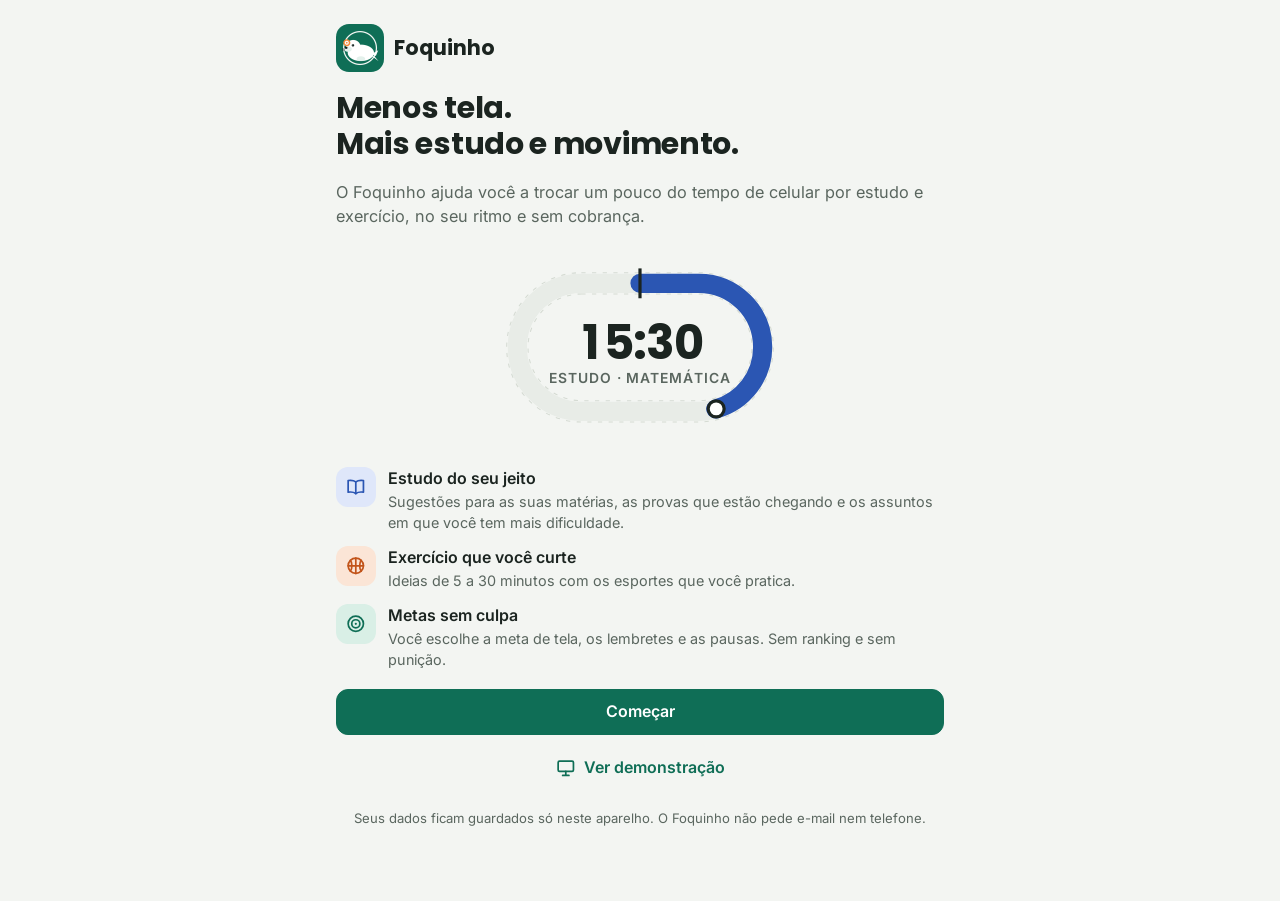
<file: web_site/web/index.html>
<!doctype html><html lang="pt-BR"><head><meta charset="utf-8"><meta name="viewport" content="width=device-width,initial-scale=1,viewport-fit=cover"><style>:root{padding-top:env(safe-area-inset-top,0px);padding-bottom:env(safe-area-inset-bottom,0px)}body{margin:0;font:14px system-ui}img{max-width:100%}[hidden]{display:none!important}</style></head><body><title>Foquinho</title><link rel="icon" href="../icons/favicon-64.png" sizes="64x64"><link rel="apple-touch-icon" href="../icons/apple-touch-icon.png"><link rel="manifest" href="manifest.webmanifest"><meta name="theme-color" content="#0F6E56"><meta name="apple-mobile-web-app-capable" content="yes"><meta name="apple-mobile-web-app-title" content="Foquinho"><meta name="apple-mobile-web-app-status-bar-style" content="default">
<meta name="claude:viewport-fit-sides" content="cover">
<link rel="stylesheet" href="https://fonts.googleapis.com/css2?family=Inter:wght@400;500;600&display=swap">
<style>
@font-face{font-family:"Poppins";font-style:normal;font-weight:700;font-display:swap;src:url([data-uri]) format("woff")}
@font-face{font-family:"Poppins";font-style:normal;font-weight:500;font-display:swap;src:url([data-uri]) format("woff")}
/* layout: app de uma coluna, cabeçalho fixo em cima, abas fixas embaixo, folhas que sobem para formulários */
:root {
  --bg: #f3f5f2; --surface: #ffffff; --surface-2: #e8ece7; --line: #d5dbd3;
  --fg: #1b2420; --muted: #5a665f; --accent: #0f6e56; --accent-fg: #ffffff; --accent-soft: #d9efe6;
  --study: #2b56b3; --study-soft: #dfe7fa; --move: #c2541a; --move-soft: #fbe5d6;
  --warn: #8a5a00; --warn-soft: #fff1cc; --danger: #b3261e; --danger-soft: #fadcd9; --ok: #1f7a3c;
  --shadow: 0 10px 30px rgba(27, 36, 32, .12);
  --font-body: "Inter", system-ui, -apple-system, "Segoe UI", Roboto, Arial, sans-serif;
  --font-display: "Poppins", "Inter", system-ui, -apple-system, Arial, sans-serif;
  --fs: 16px;
}
@media (prefers-color-scheme: dark) {
  :root:not([data-theme="light"]):not([data-app-theme="light"]) {
    --bg: #121816; --surface: #1b231f; --surface-2: #243029; --line: #334039;
    --fg: #eef2ee; --muted: #a3b0a8; --accent: #5fd0ab; --accent-fg: #0d1f19; --accent-soft: #1f3a31;
    --study: #8fb0ff; --study-soft: #22304f; --move: #ff9a66; --move-soft: #4a2a1a;
    --warn: #ffd166; --warn-soft: #3d3010; --danger: #ff8a80; --danger-soft: #4a2220; --ok: #6fd48f;
    --shadow: 0 10px 30px rgba(0, 0, 0, .45); color-scheme: dark;
  }
}
:root[data-theme="dark"]:not([data-app-theme="light"]), :root[data-app-theme="dark"] {
  --bg: #121816; --surface: #1b231f; --surface-2: #243029; --line: #334039;
  --fg: #eef2ee; --muted: #a3b0a8; --accent: #5fd0ab; --accent-fg: #0d1f19; --accent-soft: #1f3a31;
  --study: #8fb0ff; --study-soft: #22304f; --move: #ff9a66; --move-soft: #4a2a1a;
  --warn: #ffd166; --warn-soft: #3d3010; --danger: #ff8a80; --danger-soft: #4a2220; --ok: #6fd48f;
  --shadow: 0 10px 30px rgba(0, 0, 0, .45); color-scheme: dark;
}
:root[data-app-theme="light"] {
  --bg: #f3f5f2; --surface: #ffffff; --surface-2: #e8ece7; --line: #d5dbd3;
  --fg: #1b2420; --muted: #5a665f; --accent: #0f6e56; --accent-fg: #ffffff; --accent-soft: #d9efe6;
  --study: #2b56b3; --study-soft: #dfe7fa; --move: #c2541a; --move-soft: #fbe5d6;
  --warn: #8a5a00; --warn-soft: #fff1cc; --danger: #b3261e; --danger-soft: #fadcd9; --ok: #1f7a3c;
  --shadow: 0 10px 30px rgba(27, 36, 32, .12); color-scheme: light;
}
:root[data-font="1"] { --fs: 18px; }
:root[data-font="2"] { --fs: 21px; }

html, body { height: 100%; min-height: 100%; }
/* altura real para o app em navegadores móveis (correção enviada pelo usuário) */
#root { height: 100vh; height: calc(100dvh - env(safe-area-inset-top, 0px) - env(safe-area-inset-bottom, 0px)); min-height: 0; }
body { margin: 0; background: var(--bg); color: var(--fg); font: 400 var(--fs)/1.45 var(--font-body); -webkit-text-size-adjust: 100%; overflow: hidden; }
body::before { content: ""; position: fixed; inset: 0 0 auto; height: env(safe-area-inset-top, 0px); z-index: 10; background: var(--bg); }
* { box-sizing: border-box; }
h1, h2, h3 { font-family: var(--font-display); font-weight: 700; line-height: 1.2; margin: 0; text-wrap: balance; letter-spacing: -.01em; }
h1 { font-size: 1.5em; } h2 { font-size: 1.1em; } h3 { font-size: 1em; }
p { margin: 0; }
ul { margin: 0; padding: 0; list-style: none; }
button { font: inherit; color: inherit; }
:focus-visible { outline: 3px solid var(--accent); outline-offset: 2px; }
h1[tabindex="-1"]:focus, h2[tabindex="-1"]:focus, .view:focus { outline: none; }
.sr { position: absolute; width: 1px; height: 1px; overflow: hidden; clip: rect(0 0 0 0); white-space: nowrap; }
.num { font-variant-numeric: tabular-nums; }
.ic { width: 1.35em; height: 1.35em; fill: none; stroke: currentColor; stroke-width: 1.9; stroke-linecap: round; stroke-linejoin: round; flex: none; }
.ic.sm { width: 1.05em; height: 1.05em; } .ic.xs { width: .9em; height: .9em; vertical-align: -.12em; }

.pad { padding-left: max(16px, env(safe-area-inset-left, 0px)); padding-right: max(16px, env(safe-area-inset-right, 0px)); }
.col { max-width: 640px; margin: 0 auto; width: 100%; }
.app { height: 100%; min-height: 0; display: flex; flex-direction: column; }
.layer { display: flex; flex-direction: column; height: 100%; min-height: 0; }
.top { flex: none; background: var(--bg); position: sticky; top: env(safe-area-inset-top, 0px); z-index: 5; border-bottom: 1px solid var(--line); }
.top-in { display: flex; align-items: center; gap: 10px; padding-block: 10px; min-height: 56px; }
.top h1 { font-size: 1.25em; flex: 1; min-width: 0; overflow-wrap: anywhere; }
.view { flex: 1 1 auto; min-height: 0; overflow-y: auto; overflow-x: hidden; -webkit-overflow-scrolling: touch; overscroll-behavior-y: contain; touch-action: pan-y; }
.page { display: flex; flex-direction: column; gap: 16px; padding-block: 16px 24px; }
.pre .page { padding-block: 24px 32px; }
.tabs { flex: none; background: var(--surface); border-top: 1px solid var(--line); padding-bottom: env(safe-area-inset-bottom, 0px); padding-left: max(0px, env(safe-area-inset-left, 0px)); padding-right: max(0px, env(safe-area-inset-right, 0px)); }
.tabs-in { display: flex; max-width: 640px; margin: 0 auto; }
.tab { flex: 1; min-width: 0; display: flex; flex-direction: column; align-items: center; gap: 2px; padding: 8px 2px 6px; background: none; border: 0; color: var(--muted); font-size: .72em; font-weight: 500; cursor: pointer; border-top: 3px solid transparent; }
.tab.on { color: var(--accent); border-top-color: var(--accent); }
.tab span { white-space: nowrap; overflow: hidden; text-overflow: ellipsis; max-width: 100%; }
.mini { flex: none; display: flex; align-items: center; gap: 10px; width: 100%; max-width: 640px; margin: 0 auto; padding: 10px 16px; border: 0; border-top: 1px solid var(--line); background: var(--accent-soft); color: var(--fg); cursor: pointer; text-align: left; }
.mini.estudo { background: var(--study-soft); } .mini.exercicio { background: var(--move-soft); }
.mini-l { flex: 1; min-width: 0; font-weight: 500; overflow: hidden; text-overflow: ellipsis; white-space: nowrap; }
.mini-t { font-family: var(--font-display); font-weight: 700; font-size: 1.1em; }

.banner { flex: none; }
.banner.demo { background: var(--warn-soft); color: var(--warn); border-bottom: 1px solid var(--line); }
.banner.warn { background: var(--danger-soft); color: var(--danger); border-bottom: 1px solid var(--line); }
.banner-in { display: flex; align-items: center; gap: 10px; padding-block: 8px; font-size: .9em; }
.banner-in p { flex: 1; min-width: 0; } .banner strong { font-weight: 600; }
.banner .btn { background: transparent; border-color: currentColor; color: inherit; }

.card { background: var(--surface); border: 1px solid var(--line); border-radius: 16px; padding: 16px; display: flex; flex-direction: column; gap: 12px; min-width: 0; }
.card.soft { background: var(--accent-soft); border-color: transparent; }
.card.flush { padding: 0; gap: 0; overflow: hidden; }
.card h2 { display: flex; align-items: center; gap: 8px; }
.card-head { display: flex; align-items: center; justify-content: space-between; gap: 8px; flex-wrap: wrap; }
.sec { font-size: .8em; text-transform: uppercase; letter-spacing: .08em; color: var(--muted); font-weight: 600; font-family: var(--font-body); margin-top: 4px; }
.sec-row { display: flex; align-items: baseline; justify-content: space-between; gap: 8px; margin-bottom: 8px; }
.sub { font-size: 1em; margin-top: 8px; }
.eyebrow { font-size: .78em; text-transform: uppercase; letter-spacing: .08em; color: var(--muted); font-weight: 600; }
.lead { color: var(--muted); font-size: 1.02em; max-width: 36em; }
.muted { color: var(--muted); font-size: .92em; }
.fine { color: var(--muted); font-size: .82em; text-align: center; }
.hello { font-family: var(--font-display); font-weight: 500; font-size: 1.1em; color: var(--muted); }
.empty { color: var(--muted); font-style: italic; padding: 8px 0; }
.count { color: var(--muted); font-size: .85em; }
.center-t { text-align: center; }
.stack { display: flex; flex-direction: column; gap: 10px; }
.two { display: grid; grid-template-columns: 1fr 1fr; gap: 10px; }
.row-btns { display: flex; flex-wrap: wrap; gap: 8px; align-items: center; }
.row-btns.center { justify-content: center; } .row-btns.spread { justify-content: space-between; }

.btn { display: inline-flex; align-items: center; justify-content: center; gap: 8px; min-height: 46px; padding: 10px 16px; border-radius: 12px; border: 1.5px solid var(--line); background: var(--surface); color: var(--fg); font-weight: 600; cursor: pointer; text-align: center; max-width: 100%; }
.btn span { overflow-wrap: anywhere; }
a.btn { text-decoration: none; }
.btn:disabled { opacity: .5; cursor: default; }
.btn.primary { background: var(--accent); border-color: var(--accent); color: var(--accent-fg); }
.btn.primary.estudo { background: var(--study); border-color: var(--study); color: #fff; }
.btn.primary.exercicio { background: var(--move); border-color: var(--move); color: #fff; }
.btn.ghost { background: transparent; border-color: transparent; color: var(--accent); }
.btn.danger { background: var(--danger); border-color: var(--danger); color: #fff; }
.btn.block { width: 100%; } .btn.left { justify-content: flex-start; text-align: left; }
.btn.small { min-height: 38px; padding: 6px 12px; font-size: .9em; border-radius: 10px; }
.btn.big { min-height: 56px; font-size: 1.1em; }
.btn[aria-pressed="true"] { color: var(--accent); }
.btn[aria-pressed="true"] .ic { fill: currentColor; }
.icon-btn { display: inline-flex; align-items: center; justify-content: center; width: 44px; height: 44px; border-radius: 12px; border: 0; background: transparent; color: var(--fg); cursor: pointer; flex: none; }
.icon-btn:disabled { opacity: .35; }
.link { background: none; border: 0; padding: 4px 0; color: var(--accent); font-weight: 600; text-decoration: underline; cursor: pointer; min-height: 32px; display: inline-flex; align-items: center; gap: 4px; }
.link.back { text-decoration: none; margin-left: -4px; }

.chips { display: flex; flex-direction: column; gap: 6px; }
.chips-label { font-size: .85em; font-weight: 600; color: var(--muted); }
.wrap { display: flex; flex-wrap: wrap; gap: 8px; }
.chip { display: inline-flex; align-items: center; gap: 6px; min-height: 40px; padding: 6px 14px; border-radius: 999px; border: 1.5px solid var(--line); background: var(--surface); color: var(--fg); font-weight: 500; cursor: pointer; max-width: 100%; }
.chip span { overflow-wrap: anywhere; }
.chip.on { background: var(--accent-soft); border-color: var(--accent); color: var(--accent); font-weight: 600; }
.chip.plain { border-style: dashed; }
.seg { display: flex; gap: 6px; background: var(--surface-2); padding: 4px; border-radius: 14px; }
.seg .chip { flex: 1; justify-content: center; border-radius: 10px; border-color: transparent; background: transparent; }
.seg .chip.on { background: var(--surface); box-shadow: 0 1px 3px rgba(0,0,0,.12); }
.seg .chip.on.estudo { color: var(--study); } .seg .chip.on.exercicio { color: var(--move); }
.filters { display: flex; flex-direction: column; gap: 10px; }

.field { display: flex; flex-direction: column; gap: 4px; min-width: 0; }
.field.grow { flex: 1; } .field.narrow { max-width: 220px; }
.field label { font-size: .9em; font-weight: 600; }
.input { width: 100%; min-height: 46px; padding: 10px 12px; border-radius: 12px; border: 1.5px solid var(--line); background: var(--surface); color: var(--fg); font: inherit; }
.input[aria-invalid="true"] { border-color: var(--danger); }
.input.area { min-height: 120px; resize: vertical; font-family: ui-monospace, Menlo, Consolas, monospace; font-size: .85em; }
.hint { font-size: .82em; color: var(--muted); }
.check { display: flex; align-items: center; gap: 8px; min-height: 40px; cursor: pointer; }
.check input { width: 20px; height: 20px; accent-color: var(--accent); }
.addline { display: flex; gap: 8px; align-items: flex-end; flex-wrap: wrap; }
.addline .btn { flex: none; }
.err { display: flex; gap: 8px; align-items: flex-start; color: var(--danger); background: var(--danger-soft); padding: 10px 12px; border-radius: 12px; font-weight: 500; }
.loading { display: flex; gap: 8px; align-items: center; color: var(--muted); }
.notice { display: flex; gap: 8px; align-items: flex-start; color: var(--muted); font-size: .88em; background: var(--surface-2); padding: 10px 12px; border-radius: 12px; }
.notice.warn { background: var(--warn-soft); color: var(--warn); }
.notice .ic { margin-top: .1em; }
.det summary { cursor: pointer; font-weight: 600; color: var(--accent); min-height: 32px; display: flex; align-items: center; }
.det p { margin-top: 6px; font-size: .92em; }

.setting { display: flex; align-items: center; gap: 12px; padding: 8px 0; border-top: 1px solid var(--line); }
.card > .setting:first-of-type, h2 + .setting { border-top: 0; }
.setting-txt { flex: 1; min-width: 0; } .setting-t { font-weight: 600; } .setting-d { font-size: .85em; color: var(--muted); }
.setting-c { flex: none; }
.switch { position: relative; display: inline-flex; align-items: center; gap: 8px; min-height: 44px; padding: 0 4px; border: 0; background: none; cursor: pointer; color: var(--muted); font-size: .85em; }
.switch .knob { display: block; width: 46px; height: 28px; border-radius: 14px; background: var(--line); position: relative; transition: background .2s; }
.switch .knob::after { content: ""; position: absolute; top: 3px; left: 3px; width: 22px; height: 22px; border-radius: 50%; background: var(--surface); box-shadow: 0 1px 3px rgba(0,0,0,.3); transition: transform .2s; }
.switch.on .knob { background: var(--accent); } .switch.on .knob::after { transform: translateX(18px); }
.switch.on { color: var(--accent); font-weight: 600; }
.switch.sm .knob { width: 40px; height: 24px; } .switch.sm .knob::after { width: 18px; height: 18px; } .switch.sm.on .knob::after { transform: translateX(16px); }
.stepper { display: inline-flex; align-items: center; gap: 4px; }
.step { width: 44px; height: 44px; border-radius: 12px; border: 1.5px solid var(--line); background: var(--surface); color: var(--fg); display: inline-flex; align-items: center; justify-content: center; cursor: pointer; }
.step-val { min-width: 4.5em; text-align: center; font-family: var(--font-display); font-weight: 700; font-size: 1.1em; }
.goal-pick { display: flex; justify-content: center; padding: 6px 0; }

.bar { height: 10px; border-radius: 5px; background: var(--surface-2); overflow: hidden; }
.bar i { display: block; height: 100%; background: var(--accent); border-radius: 5px; }
.bar.near i { background: var(--warn); } .bar.over i { background: var(--danger); }
.bar.estudo i { background: var(--study); } .bar.exercicio i { background: var(--move); }
.status { display: flex; gap: 6px; align-items: flex-start; font-size: .92em; color: var(--ok); font-weight: 500; }
.status.near { color: var(--warn); } .status.over { color: var(--danger); }
.tag { display: inline-block; font-size: .72em; font-weight: 600; padding: 2px 8px; border-radius: 999px; background: var(--surface-2); color: var(--muted); vertical-align: middle; }
.tag.ok { background: var(--accent-soft); color: var(--ok); } .tag.demo { background: var(--warn-soft); color: var(--warn); } .tag.off { background: var(--danger-soft); color: var(--danger); }
.tags { display: flex; flex-wrap: wrap; gap: 4px; }
.big { display: flex; align-items: baseline; gap: 6px; flex-wrap: wrap; }
.big .num { font-family: var(--font-display); font-weight: 700; font-size: 2.2em; line-height: 1; }
.big .of { color: var(--muted); } .big-empty { font-family: var(--font-display); font-weight: 700; font-size: 1.4em; color: var(--muted); }
.tiles { display: grid; grid-template-columns: repeat(3, 1fr); gap: 8px; }
.tile { background: var(--surface-2); border-radius: 12px; padding: 10px; display: flex; flex-direction: column; gap: 4px; min-width: 0; }
.tile.estudo { background: var(--study-soft); } .tile.exercicio { background: var(--move-soft); }
.tile-l { display: flex; align-items: center; gap: 4px; font-size: .78em; font-weight: 600; color: var(--muted); }
.tile.estudo .tile-l { color: var(--study); } .tile.exercicio .tile-l { color: var(--move); }
.tile-v { font-family: var(--font-display); font-weight: 700; font-size: 1.25em; }
.wk { display: flex; flex-direction: column; gap: 4px; } .wk-l { font-size: .92em; }
.quick { display: grid; grid-template-columns: repeat(3, 1fr); gap: 8px; }
.qa { display: flex; flex-direction: column; align-items: center; justify-content: center; gap: 6px; min-height: 84px; padding: 10px 6px; border-radius: 16px; border: 1.5px solid var(--line); background: var(--surface); color: var(--accent); font-weight: 600; font-size: .85em; cursor: pointer; text-align: center; }
.qa.estudo { color: var(--study); } .qa.exercicio { color: var(--move); }
.qa .ic { width: 1.7em; height: 1.7em; }
.plan-txt { font-family: var(--font-display); font-weight: 700; font-size: 1.15em; }
.who-t { font-family: var(--font-display); font-weight: 700; font-size: 1.15em; }

.list { display: flex; flex-direction: column; }
.li { display: flex; align-items: center; gap: 10px; padding: 10px 0; border-top: 1px solid var(--line); min-width: 0; }
.list .li:first-child, .card.flush .li { border-top: 0; }
.card.flush .li { padding: 12px 16px; border-bottom: 1px solid var(--line); } .card.flush .li:last-child { border-bottom: 0; }
.li-ic { display: inline-flex; align-items: center; justify-content: center; width: 38px; height: 38px; border-radius: 10px; background: var(--surface-2); color: var(--muted); flex: none; }
.li-ic.estudo { background: var(--study-soft); color: var(--study); } .li-ic.exercicio { background: var(--move-soft); color: var(--move); }
.li-ic.ok { background: var(--accent-soft); color: var(--ok); } .li-ic.no { background: var(--danger-soft); color: var(--danger); }
.li-main { flex: 1; min-width: 0; display: flex; flex-direction: column; gap: 2px; }
.li-t { font-weight: 600; overflow-wrap: anywhere; } .li-d { font-size: .85em; color: var(--muted); overflow-wrap: anywhere; }
.nav li { border-bottom: 1px solid var(--line); } .nav li:last-child { border-bottom: 0; }
.nav-row { display: flex; align-items: center; gap: 12px; width: 100%; padding: 12px 16px; border: 0; background: none; color: var(--fg); text-align: left; cursor: pointer; min-height: 56px; }
.pick .nav-row { padding: 10px 4px; border-bottom: 1px solid var(--line); }
.cap .li-t .tag { margin-left: 4px; }
.bul { padding-left: 1.2em; list-style: disc; display: flex; flex-direction: column; gap: 6px; }

.acts { display: flex; flex-direction: column; gap: 10px; }
.act { display: flex; gap: 12px; background: var(--surface); border: 1px solid var(--line); border-left: 5px solid var(--accent); border-radius: 14px; padding: 14px; min-width: 0; }
.act.estudo { border-left-color: var(--study); } .act.exercicio { border-left-color: var(--move); }
.act-ic { display: inline-flex; align-items: center; justify-content: center; width: 40px; height: 40px; border-radius: 12px; background: var(--accent-soft); color: var(--accent); flex: none; }
.act.estudo .act-ic { background: var(--study-soft); color: var(--study); } .act.exercicio .act-ic { background: var(--move-soft); color: var(--move); }
.act-main { flex: 1; min-width: 0; display: flex; flex-direction: column; gap: 6px; }
.act-meta { font-size: .82em; color: var(--muted); }
.act-btns { display: flex; flex-wrap: wrap; gap: 6px; margin-top: 2px; }

.chosen { padding: 12px 14px; border-radius: 14px; background: var(--accent-soft); display: flex; flex-direction: column; gap: 6px; }
.chosen.estudo { background: var(--study-soft); } .chosen.exercicio { background: var(--move-soft); }
.chosen-t { font-family: var(--font-display); font-weight: 700; font-size: 1.05em; }
.run { display: flex; flex-direction: column; align-items: center; gap: 12px; text-align: center; }
.run-t { font-size: 1.3em; max-width: 24em; }
.track-wrap { width: 100%; max-width: 420px; }
.track { width: 100%; height: auto; display: block; }
.tk-bed { fill: none; stroke: var(--surface-2); stroke-width: 18; }
.tk-lane { fill: none; stroke: var(--line); stroke-width: 1; stroke-dasharray: 4 6; }
.tk-run { fill: none; stroke: var(--accent); stroke-width: 18; stroke-linecap: round; transition: stroke-dashoffset .9s linear; }
.track.estudo .tk-run { stroke: var(--study); } .track.exercicio .tk-run { stroke: var(--move); }
.tk-start { stroke: var(--fg); stroke-width: 3; }
.tk-dot { fill: var(--surface); stroke: var(--fg); stroke-width: 3; }
.tk-time { font-family: var(--font-display); font-weight: 700; font-size: 44px; fill: var(--fg); }
.tk-label { font-family: var(--font-body); font-weight: 600; font-size: 13px; fill: var(--muted); letter-spacing: .08em; text-transform: uppercase; }
.hero { max-width: 320px; margin: 0 auto; width: 100%; }
.done { display: flex; flex-direction: column; align-items: center; gap: 12px; text-align: center; }
.done .card, .done .stack { width: 100%; text-align: left; }
.done-ic { display: inline-flex; align-items: center; justify-content: center; width: 64px; height: 64px; border-radius: 50%; background: var(--accent-soft); color: var(--accent); }
.done-ic .ic { width: 2em; height: 2em; }
.done.estudo .done-ic { background: var(--study-soft); color: var(--study); } .done.exercicio .done-ic { background: var(--move-soft); color: var(--move); }
.done-t { font-weight: 600; font-size: 1.05em; }

.welcome { display: flex; flex-direction: column; gap: 18px; }
.brand { display: flex; align-items: center; gap: 10px; }
.brand-name { font-family: var(--font-display); font-weight: 700; font-size: 1.3em; }
.logo img, .logo svg { display: block; } .logo.sm img, .logo.sm svg { width: 32px; height: 32px; border-radius: 9px; }
.lg-bg { fill: var(--accent); } .lg-bar, .lg-plus { fill: none; stroke: var(--accent-fg); stroke-width: 4.5; stroke-linecap: round; }
.welcome h1 { font-size: 1.9em; }
.feat { display: flex; flex-direction: column; gap: 12px; }
.feat li { display: flex; gap: 12px; align-items: flex-start; }
.feat li div { display: flex; flex-direction: column; gap: 2px; min-width: 0; }
.feat strong { font-weight: 600; } .feat span:not(.feat-ic) { font-size: .9em; color: var(--muted); }
.feat-ic { display: inline-flex; align-items: center; justify-content: center; width: 40px; height: 40px; border-radius: 12px; background: var(--accent-soft); color: var(--accent); flex: none; }
.feat-ic.estudo { background: var(--study-soft); color: var(--study); } .feat-ic.exercicio { background: var(--move-soft); color: var(--move); }
.onboard { display: flex; flex-direction: column; gap: 16px; }
.ob-head { display: flex; flex-direction: column; gap: 8px; }
.ob-dots { display: flex; gap: 6px; } .ob-dots i { display: block; width: 28px; height: 5px; border-radius: 3px; background: var(--line); } .ob-dots i.on { background: var(--accent); }
.ob-foot { margin-top: 8px; }

.weeknav { display: flex; align-items: center; gap: 8px; }
.weeknav-t { flex: 1; text-align: center; font-weight: 600; display: flex; flex-direction: column; } .weeknav-t span { font-size: .85em; color: var(--muted); font-weight: 500; }
.sum { display: flex; flex-direction: column; gap: 2px; } .sum-k { font-size: .75em; text-transform: uppercase; letter-spacing: .08em; font-weight: 600; color: var(--muted); }
.chart { display: flex; gap: 6px; height: 150px; }
.yax { display: flex; flex-direction: column; justify-content: space-between; font-size: .7em; color: var(--muted); text-align: right; padding-bottom: 20px; flex: none; }
.cols { flex: 1; display: grid; grid-template-columns: repeat(7, 1fr); gap: 4px; min-width: 0; }
.colw { display: flex; flex-direction: column; min-width: 0; }
.plot { flex: 1; position: relative; border-bottom: 1px solid var(--line); background: linear-gradient(to top, transparent 49.5%, var(--line) 49.5%, var(--line) 50.5%, transparent 50.5%); }
.plot.pair { display: flex; gap: 2px; align-items: flex-end; }
.pair-b { flex: 1; position: relative; height: 100%; }
.colbar { position: absolute; bottom: 0; left: 15%; width: 70%; background: var(--accent); border-radius: 3px 3px 0 0; }
.pair-b .colbar { left: 0; width: 100%; }
.colbar.partial { background: repeating-linear-gradient(135deg, var(--accent) 0 4px, transparent 4px 7px); border: 1px solid var(--accent); }
.colbar.estudo { background: var(--study); } .colbar.exercicio { background: var(--move); }
.goal-tick { position: absolute; left: 0; width: 100%; height: 0; border-top: 2px dashed var(--fg); z-index: 1; }
.colval { position: absolute; left: 0; width: 100%; text-align: center; font-size: .62em; color: var(--muted); transform: translateY(-100%); padding-bottom: 1px; white-space: nowrap; }
.colnone { position: absolute; bottom: 2px; left: 0; width: 100%; text-align: center; color: var(--muted); }
.colmark { height: 14px; font-size: .7em; text-align: center; color: var(--ok); } .colmark .up, .legend .up { color: var(--danger); font-weight: 700; }
.collab { font-size: .72em; text-align: center; color: var(--muted); }
.legend { display: flex; flex-wrap: wrap; gap: 6px 12px; font-size: .75em; color: var(--muted); }
.legend span { display: inline-flex; align-items: center; gap: 4px; }
.lg { display: inline-block; width: 12px; height: 12px; border-radius: 2px; background: var(--accent); }
.lg.stripe { background: repeating-linear-gradient(135deg, var(--accent) 0 3px, transparent 3px 5px); border: 1px solid var(--accent); }
.lg.tick { height: 0; border-top: 2px dashed var(--fg); background: none; }
.lg.estudo { background: var(--study); } .lg.exercicio { background: var(--move); }
.chart-sum { font-size: .92em; }

.scrim { position: fixed; inset: 0; background: rgba(10, 16, 13, .55); z-index: 20; }
.sheet { position: fixed; left: 0; right: 0; bottom: 0; max-height: 88%; overflow-y: auto; background: var(--surface); border-radius: 20px 20px 0 0; box-shadow: var(--shadow); z-index: 21; padding-bottom: env(safe-area-inset-bottom, 0px); }
.sheet-in { max-width: 640px; margin: 0 auto; padding: 12px max(16px, env(safe-area-inset-right, 0px)) 20px max(16px, env(safe-area-inset-left, 0px)); display: flex; flex-direction: column; gap: 12px; }
.sheet-head { display: flex; align-items: center; justify-content: space-between; gap: 8px; }
.sheet-head h2 { font-size: 1.15em; }
@media (min-width: 700px) { .sheet { left: 50%; right: auto; transform: translateX(-50%); width: 640px; border-radius: 20px; bottom: 24px; max-height: 85%; } }
.toast { position: fixed; left: 50%; bottom: calc(96px + env(safe-area-inset-bottom, 0px)); transform: translateX(-50%); max-width: min(92vw, 520px); background: var(--fg); color: var(--bg); padding: 10px 16px; border-radius: 12px; font-weight: 500; z-index: 30; box-shadow: var(--shadow); text-align: center; }
@media (prefers-reduced-motion: reduce) { .tk-run, .switch .knob, .switch .knob::after { transition: none; } }
@media (max-width: 360px) { .quick, .tiles { grid-template-columns: 1fr 1fr; } .quick .qa:last-child, .tiles .tile:last-child { grid-column: span 2; } .two { grid-template-columns: 1fr; } }

/* sequência de dias (foguinho) */
.sk-top { display: flex; align-items: center; gap: 12px; }
.sk-fire { display: grid; place-items: center; width: 52px; height: 52px; border-radius: 50%; background: var(--surface-2); color: var(--muted); flex: none; }
.sk-fire .ic { width: 1.9em; height: 1.9em; }
.streak.lit .sk-fire { background: var(--move-soft); color: var(--move); }
.sk-txt { flex: 1; min-width: 0; }
.sk-txt h2 { font-size: 1.3em; }
.sk-week { display: grid; grid-template-columns: repeat(7, 1fr); gap: 4px; }
.sk-day { display: flex; flex-direction: column; align-items: center; gap: 4px; }
.sk-dot { display: grid; place-items: center; width: 30px; height: 30px; border-radius: 50%; border: 2px solid var(--line); color: var(--muted); }
.sk-day.ativo .sk-dot { background: var(--move); border-color: var(--move); color: var(--surface); }
.sk-l { font-size: .72em; color: var(--muted); }
.sk-day.today .sk-l { color: var(--accent); font-weight: 700; }
.sk-note { font-size: .78em; color: var(--muted); }

/* planejamento de estudos */
.dayblock { padding: 0; overflow: hidden; }
.dayblock.today { border-color: var(--accent); }
.day-h { display: flex; justify-content: space-between; align-items: baseline; gap: 8px; padding: 12px 16px 8px; font-size: 1em; text-transform: capitalize; }
.day-i { font-size: .82em; font-weight: 400; color: var(--muted); text-transform: none; }
.pslist li + li { border-top: 1px solid var(--line); }
.mgrid-h, .mgrid { display: grid; grid-template-columns: repeat(7, minmax(0, 1fr)); gap: 4px; }
.mgrid-h span { text-align: center; font-size: .72em; color: var(--muted); text-transform: uppercase; }
.mcell { display: flex; flex-direction: column; align-items: center; justify-content: center; gap: 1px; min-height: 46px; padding: 2px; border: 1px solid var(--line); border-radius: 10px; background: var(--surface); color: var(--fg); font: inherit; cursor: pointer; }
.mcell.blank { border: 0; background: none; }
.mcell.off { background: var(--surface-2); color: var(--muted); }
.mcell.today { border-color: var(--accent); }
.mcell.sel { background: var(--accent); color: var(--accent-fg); border-color: var(--accent); }
.mnum { font-size: .9em; font-weight: 600; }
.mcnt { font-size: .7em; min-height: 1em; color: var(--study); }
.mcell.sel .mcnt { color: inherit; }
.dayitem { padding: 0 16px 8px; }
</style>
<div id="root"><div class="pad col page"><p class="muted">Abrindo o Foquinho…</p></div></div>
<div id="toast" class="toast" role="status" hidden></div>
<div id="live" class="sr" aria-live="polite"></div>
<script>
/* ---------- utilidades ---------- */
var DAY_MS = 86400000;
var APP_VERSION = '1.0';

function $(sel, el) { return (el || document).querySelector(sel); }
function $all(sel, el) { return Array.prototype.slice.call((el || document).querySelectorAll(sel)); }
function has(o, k) { return Object.prototype.hasOwnProperty.call(o, k); }
function esc(s) {
  return String(s == null ? '' : s).replace(/[&<>"']/g, function (c) {
    return { '&': '&amp;', '<': '&lt;', '>': '&gt;', '"': '&quot;', "'": '&#39;' }[c];
  });
}
function pad2(n) { return (n < 10 ? '0' : '') + n; }
function uid() { return Date.now().toString(36) + Math.random().toString(36).slice(2, 8); }
function clamp(n, a, b) { return Math.max(a, Math.min(b, n)); }
function now() { return Date.now(); }
function uniq(list) { var seen = {}, out = []; list.forEach(function (x) { if (!has(seen, x)) { seen[x] = 1; out.push(x); } }); return out; }

function slug(s) {
  s = String(s).toLowerCase();
  if (s.normalize) s = s.normalize('NFD').replace(/[̀-ͯ]/g, '');
  return s.replace(/[^a-z0-9]+/g, '-').replace(/^-+|-+$/g, '') || 'x';
}
function hashStr(s) { var h = 5381; for (var i = 0; i < s.length; i++) h = ((h << 5) + h + s.charCodeAt(i)) | 0; return Math.abs(h); }
function seeded(seed) {
  var a = seed >>> 0;
  return function () {
    a = (a + 0x6D2B79F5) | 0;
    var t = Math.imul(a ^ (a >>> 15), 1 | a);
    t = (t + Math.imul(t ^ (t >>> 7), 61 | t)) ^ t;
    return ((t ^ (t >>> 14)) >>> 0) / 4294967296;
  };
}

/* datas: sempre no horário local do aparelho */
function dayKey(d) { d = d || new Date(); return d.getFullYear() + '-' + pad2(d.getMonth() + 1) + '-' + pad2(d.getDate()); }
function isDayKey(k) { return typeof k === 'string' && /^\d{4}-\d{2}-\d{2}$/.test(k) && !isNaN(keyToDate(k).getTime()); }
function keyToDate(k) { var p = k.split('-'); return new Date(+p[0], +p[1] - 1, +p[2], 12, 0, 0); }
function addDays(k, n) { var d = keyToDate(k); d.setDate(d.getDate() + n); return dayKey(d); }
function diffDays(a, b) { return Math.round((keyToDate(a).getTime() - keyToDate(b).getTime()) / DAY_MS); }
function wdIndex(k) { return (keyToDate(k).getDay() + 6) % 7; } /* 0 = segunda … 6 = domingo */
function weekStart(k) { return addDays(k, -wdIndex(k)); }
var WD_SHORT = ['seg', 'ter', 'qua', 'qui', 'sex', 'sáb', 'dom'];
var WD_LONG = ['segunda-feira', 'terça-feira', 'quarta-feira', 'quinta-feira', 'sexta-feira', 'sábado', 'domingo'];
function fmtDay(k) { var p = k.split('-'); return p[2] + '/' + p[1]; }
function fmtDayLong(k) { return WD_LONG[wdIndex(k)] + ', ' + fmtDay(k); }
function fmtClock(ts) { var d = new Date(ts); return pad2(d.getHours()) + ':' + pad2(d.getMinutes()); }
function nowHM() { var d = new Date(); return d.getHours() * 60 + d.getMinutes(); }
function hmToMin(s) {
  var m = /^(\d{1,2}):(\d{2})$/.exec(s || '');
  if (!m) return null;
  var h = +m[1], mi = +m[2];
  if (h > 23 || mi > 59) return null;
  return h * 60 + mi;
}
function fmtMin(m) {
  m = Math.max(0, Math.round(m));
  if (m < 60) return m + ' min';
  return Math.floor(m / 60) + 'h' + pad2(m % 60);
}
function spokenMin(m) {
  m = Math.max(0, Math.round(m));
  var h = Math.floor(m / 60), r = m % 60, parts = [];
  if (h) parts.push(h + (h === 1 ? ' hora' : ' horas'));
  if (r || !h) parts.push(r + (r === 1 ? ' minuto' : ' minutos'));
  return parts.join(' e ');
}
function plural(n, one, many) { return n + ' ' + (n === 1 ? one : many); }
function relDay(k) {
  var n = diffDays(k, dayKey());
  if (n === 0) return 'hoje';
  if (n === 1) return 'amanhã';
  if (n === -1) return 'ontem';
  if (n > 1) return 'em ' + n + ' dias';
  return 'há ' + (-n) + ' dias';
}
function niceMax(v) {
  /* teto "redondo" em minutos para o eixo dos gráficos */
  var steps = [30, 60, 120, 180, 240, 300, 360, 480, 600, 720, 900, 1080, 1440];
  for (var i = 0; i < steps.length; i++) if (v <= steps[i]) return steps[i];
  return 1440;
}

/* ---------- estado e armazenamento (tudo fica neste navegador) ---------- */
var KEY_DEVICE = 'pausa+.v1.device';
function keyData(id) { return 'pausa+.v1.data.' + id; }

var S = {
  device: null,       /* perfis locais e sessão */
  data: null,         /* dados do perfil em uso (ou do modo demonstração) */
  user: null,         /* { id, name } | { id: 'guest' } */
  demo: false,
  route: { name: 'welcome', p: {} },
  stack: [],
  modal: null,
  storageOk: true,
  saveFailed: false,
  tmp: {},
  alerts: [],
  wakeActive: false,
  notifBroken: false,
  dl: null,           /* capacidade de salvar arquivos, quando o visualizador oferece */
  drop: {}, returnFocus: null, focusAfter: null, focusField: null,
  today: null
};
var mem = {};

function probeStorage() {
  try {
    var ls = window.localStorage, k = 'pausa+.probe';
    ls.setItem(k, '1');
    var ok = ls.getItem(k) === '1';
    ls.removeItem(k);
    return ok;
  } catch (e) { return false; }
}
function lsGet(k) {
  if (S.storageOk) { try { return window.localStorage.getItem(k); } catch (e) { /* cai para a memória */ } }
  return has(mem, k) ? mem[k] : null;
}
function lsSet(k, v) {
  mem[k] = v;
  if (!S.storageOk) return false;
  try { window.localStorage.setItem(k, v); return true; } catch (e) { S.saveFailed = true; return false; }
}
function lsDel(k) {
  delete mem[k];
  if (!S.storageOk) return;
  try { window.localStorage.removeItem(k); } catch (e) { /* nada a fazer */ }
}

/* ---------- limpeza de dados lidos (armazenamento ou importação) ---------- */
function str(v, max) { return typeof v === 'string' ? v.replace(/[\u0000-\u001f\u007f]/g, ' ').replace(/\s+/g, ' ').trim().slice(0, max || 80) : ''; }
function num(v, lo, hi, def) {
  if (typeof v !== 'number' || !isFinite(v)) return def;
  return clamp(Math.round(v), lo, hi);
}
function numOrNull(v, lo, hi) { return (typeof v === 'number' && isFinite(v)) ? clamp(Math.round(v), lo, hi) : null; }
function arr(v, max) { return Array.isArray(v) ? v.slice(0, max || 500) : []; }
function oneOf(v, list, def) { return list.indexOf(v) >= 0 ? v : def; }
function hm(v, def) { return hmToMin(v) == null ? def : (pad2(Math.floor(hmToMin(v) / 60)) + ':' + pad2(hmToMin(v) % 60)); }

function newDevice() { return { v: 1, profiles: [], session: null, demo: false, lock: { fails: 0, until: 0 } }; }
function loadDevice() {
  var d = newDevice(), raw = lsGet(KEY_DEVICE);
  if (!raw) return d;
  try {
    var x = JSON.parse(raw) || {};
    d.profiles = arr(x.profiles, 30).map(function (p) {
      if (!p || typeof p !== 'object') return null;
      var o = { id: str(p.id, 30), name: str(p.name, 20), salt: str(p.salt, 64), hash: str(p.hash, 128), iter: num(p.iter, 1000, 5000000, 0), createdAt: num(p.createdAt, 0, 9e15, 0) };
      return (o.id && o.name && o.salt && o.hash && o.iter) ? o : null;
    }).filter(Boolean);
    var sess = str(x.session, 30);
    d.session = (sess === 'guest' || d.profiles.some(function (p) { return p.id === sess; })) ? sess : null;
    d.demo = !!x.demo;
    if (x.lock && typeof x.lock === 'object') d.lock = { fails: num(x.lock.fails, 0, 99, 0), until: num(x.lock.until, 0, 9e15, 0) };
  } catch (e) { /* dados ilegíveis: começa do zero */ }
  return d;
}
function saveDevice() { lsSet(KEY_DEVICE, JSON.stringify(S.device)); }

function newData() {
  return {
    v: 1, createdAt: now(), onboarded: false,
    prefs: { sports: [], subjects: [], hard: [], exams: [], usual: null },
    goals: {
      dailyMin: null,
      byDay: { on: false, min: [null, null, null, null, null, null, null] },
      sessionMin: 60,
      gradual: { on: false, step: 15, floor: 120, week: null },
      studyWeek: null, moveWeek: null
    },
    rem: { on: true, pausedUntil: 0, quiet: { on: false, from: '22:00', to: '07:00' }, list: [], firedDay: null, fired: {}, snooze: {} },
    usage: {}, sessions: [], fav: [], later: [], custom: [], plan: null, challenges: [],
    useSession: null, timer: null, splan: planDefaults(), planSessions: [],
    ui: { theme: 'auto', font: 0, sound: true, vibrate: true, awake: true, mood: false },
    flags: {}
  };
}

var KINDS = ['estudo', 'exercicio', 'pausa'];
var REM_KINDS = ['estudo', 'exercicio', 'refeicao', 'dormir', 'outro'];

function normTimer(t) {
  if (!t || typeof t !== 'object') return null;
  var kind = oneOf(t.kind, KINDS, null);
  if (!kind) return null;
  var o = {
    kind: kind, title: str(t.title, 120), subject: str(t.subject, 40) || null, sport: str(t.sport, 44) || null,
    actId: str(t.actId, 160) || null, planId: str(t.planId, 60) || null,
    startedAt: num(t.startedAt, 0, 9e15, now()), paused: !!t.paused,
    remainMs: num(t.remainMs, 0, 6e7, 0), doneFocusMs: num(t.doneFocusMs, 0, 6e8, 0),
    phaseMs: num(t.phaseMs, 1000, 6e7, 60000), planMin: num(t.planMin, 1, 2000, 1),
    endsAt: num(t.endsAt, 0, 9e15, now()), mood0: numOrNull(t.mood0, 1, 5), cyc: null, finished: null
  };
  if (t.cyc && typeof t.cyc === 'object') {
    o.cyc = { focus: num(t.cyc.focus, 1, 180, 25), rest: num(t.cyc.rest, 1, 60, 5), total: num(t.cyc.total, 1, 12, 4), n: num(t.cyc.n, 1, 12, 1), phase: oneOf(t.cyc.phase, ['foco', 'intervalo'], 'foco') };
  }
  if (t.finished && typeof t.finished === 'object') {
    o.finished = { doneMin: num(t.finished.doneMin, 0, 2000, 0), early: !!t.finished.early, at: num(t.finished.at, 0, 9e15, now()) };
  }
  return o;
}

function normalizeData(x) {
  var d = newData();
  if (!x || typeof x !== 'object') return d;
  d.createdAt = num(x.createdAt, 0, 9e15, d.createdAt);
  d.onboarded = !!x.onboarded;

  var p = (x.prefs && typeof x.prefs === 'object') ? x.prefs : {};
  d.prefs.sports = uniq(arr(p.sports, 40).map(function (s) { return str(s, 44); }).filter(Boolean));
  d.prefs.subjects = uniq(arr(p.subjects, 40).map(function (s) { return str(s, 40); }).filter(Boolean));
  d.prefs.hard = uniq(arr(p.hard, 40).map(function (s) { return str(s, 40); })).filter(function (m) { return d.prefs.subjects.indexOf(m) >= 0; });
  d.prefs.exams = arr(p.exams, 60).map(function (e) {
    if (!e || typeof e !== 'object') return null;
    var o = { id: str(e.id, 30) || uid(), subject: str(e.subject, 40), topic: str(e.topic, 80), date: isDayKey(e.date) ? e.date : null };
    return o.subject ? o : null;
  }).filter(Boolean);
  d.prefs.usual = oneOf(p.usual, ['lt2', '2a4', '4a6', '6a8', 'gt8', 'ns'], null);

  var g = (x.goals && typeof x.goals === 'object') ? x.goals : {};
  d.goals.dailyMin = numOrNull(g.dailyMin, 15, 1440);
  if (g.byDay && typeof g.byDay === 'object') {
    d.goals.byDay.on = !!g.byDay.on;
    var mins = arr(g.byDay.min, 7);
    for (var i = 0; i < 7; i++) d.goals.byDay.min[i] = numOrNull(mins[i], 15, 1440);
  }
  d.goals.sessionMin = g.sessionMin === null ? null : num(g.sessionMin, 5, 480, 60);
  if (g.gradual && typeof g.gradual === 'object') {
    d.goals.gradual = { on: !!g.gradual.on, step: num(g.gradual.step, 5, 60, 15), floor: num(g.gradual.floor, 15, 1440, 120), week: isDayKey(g.gradual.week) ? g.gradual.week : null };
  }
  d.goals.studyWeek = numOrNull(g.studyWeek, 10, 3000);
  d.goals.moveWeek = numOrNull(g.moveWeek, 10, 3000);

  var r = (x.rem && typeof x.rem === 'object') ? x.rem : {};
  d.rem.on = r.on !== false;
  d.rem.pausedUntil = num(r.pausedUntil, 0, 9e15, 0);
  if (r.quiet && typeof r.quiet === 'object') d.rem.quiet = { on: !!r.quiet.on, from: hm(r.quiet.from, '22:00'), to: hm(r.quiet.to, '07:00') };
  d.rem.list = arr(r.list, 40).map(function (it) {
    if (!it || typeof it !== 'object') return null;
    var o = {
      id: str(it.id, 30) || uid(), label: str(it.label, 60), kind: oneOf(it.kind, REM_KINDS, 'outro'), time: hm(it.time, null),
      days: uniq(arr(it.days, 7).filter(function (n) { return typeof n === 'number' && n >= 0 && n <= 6 && Math.floor(n) === n; })), on: it.on !== false
    };
    return (o.label && o.time) ? o : null;
  }).filter(Boolean);
  d.rem.firedDay = isDayKey(r.firedDay) ? r.firedDay : null;
  if (r.fired && typeof r.fired === 'object') Object.keys(r.fired).slice(0, 80).forEach(function (k) { d.rem.fired[str(k, 40)] = str(r.fired[k], 10); });
  if (r.snooze && typeof r.snooze === 'object') Object.keys(r.snooze).slice(0, 80).forEach(function (k) { var v = numOrNull(r.snooze[k], 0, 9e15); if (v) d.rem.snooze[str(k, 40)] = v; });

  if (x.usage && typeof x.usage === 'object') {
    Object.keys(x.usage).slice(0, 4000).forEach(function (k) {
      var u = x.usage[k];
      if (!isDayKey(k) || !u || typeof u !== 'object') return;
      var m = numOrNull(u.min, 0, 1440);
      if (m == null) return;
      d.usage[k] = { min: m, at: num(u.at, 0, 9e15, keyToDate(k).getTime()), goal: numOrNull(u.goal, 15, 1440) };
    });
  }
  d.sessions = arr(x.sessions, 20000).map(function (s) {
    if (!s || typeof s !== 'object') return null;
    var kind = oneOf(s.kind, KINDS, null), m = numOrNull(s.min, 1, 1000), start = numOrNull(s.start, 0, 9e15);
    if (!kind || m == null || start == null) return null;
    return {
      id: str(s.id, 30) || uid(), kind: kind, title: str(s.title, 120), subject: str(s.subject, 40) || null, sport: str(s.sport, 44) || null,
      actId: str(s.actId, 160) || null, plan: num(s.plan, 1, 2000, m), min: m, start: start, end: num(s.end, 0, 9e15, start),
      day: isDayKey(s.day) ? s.day : dayKey(new Date(start)), m0: numOrNull(s.m0, 1, 5), m1: numOrNull(s.m1, 1, 5)
    };
  }).filter(Boolean);
  d.fav = uniq(arr(x.fav, 400).map(function (s) { return str(s, 160); }).filter(Boolean));
  d.later = uniq(arr(x.later, 400).map(function (s) { return str(s, 160); }).filter(Boolean));
  d.custom = arr(x.custom, 200).map(function (c) {
    if (!c || typeof c !== 'object') return null;
    var o = { id: str(c.id, 30) || uid(), kind: oneOf(c.kind, ['estudo', 'exercicio'], 'estudo'), title: str(c.title, 80), min: num(c.min, 1, 240, 10), place: oneOf(c.place, ['c', 'f', 'q', 'l'], 'q'), energy: oneOf(c.energy, ['t', 'm', 'a'], 't') };
    return o.title ? o : null;
  }).filter(Boolean);
  if (x.plan && typeof x.plan === 'object' && str(x.plan.text, 160)) d.plan = { text: str(x.plan.text, 160), min: num(x.plan.min, 1, 120, 5), kind: oneOf(x.plan.kind, KINDS, 'pausa') };
  d.challenges = arr(x.challenges, 200).map(function (c) {
    if (!c || typeof c !== 'object') return null;
    var type = oneOf(c.type, ['studyDays', 'moveMin', 'pauses', 'goalDays', 'hardMin'], null);
    if (!type || !isDayKey(c.week)) return null;
    return { id: str(c.id, 30) || uid(), type: type, target: num(c.target, 1, 3000, 1), param: str(c.param, 40) || null, week: c.week };
  }).filter(Boolean);
  if (x.useSession && typeof x.useSession === 'object' && numOrNull(x.useSession.start, 0, 9e15) != null) {
    d.useSession = { start: num(x.useSession.start, 0, 9e15, now()), limit: num(x.useSession.limit, 5, 480, 60), alerted: !!x.useSession.alerted, snooze: num(x.useSession.snooze, 0, 9e15, 0) };
  }
  d.timer = normTimer(x.timer);
  d.splan = normPlan(x.splan);
  d.planSessions = normPlanSessions(x.planSessions, d.prefs.subjects);

  var u2 = (x.ui && typeof x.ui === 'object') ? x.ui : {};
  d.ui = {
    theme: oneOf(u2.theme, ['auto', 'light', 'dark'], 'auto'), font: num(u2.font, 0, 2, 0),
    sound: u2.sound !== false, vibrate: u2.vibrate !== false, awake: u2.awake !== false, mood: !!u2.mood
  };
  if (x.flags && typeof x.flags === 'object') Object.keys(x.flags).slice(0, 60).forEach(function (k) { d.flags[str(k, 40)] = str(String(x.flags[k]), 40); });
  return d;
}

function loadData(id) {
  var raw = lsGet(keyData(id));
  if (!raw) return null;
  try { return normalizeData(JSON.parse(raw)); }
  catch (e) {
    lsSet(keyData(id) + '.ilegivel', raw);
    S.tmp.loadError = true;
    return null;
  }
}
function save() {
  if (S.demo || !S.user || !S.data) return;
  lsSet(keyData(S.user.id), JSON.stringify(S.data));
}

/* ---------- modo demonstração: dados fictícios, gerados na hora e nunca salvos ---------- */
function demoData() {
  var d = newData(), today = dayKey(), rnd = seeded(hashStr('pausa-demo-' + today));
  var startToday = new Date(); startToday.setHours(0, 0, 0, 0);
  d.onboarded = true;
  d.prefs.sports = ['futebol', 'corrida', 'corda'];
  d.prefs.subjects = ['Matemática', 'Português', 'História', 'Física', 'Inglês'];
  d.prefs.hard = ['Matemática', 'Física'];
  d.prefs.exams = [
    { id: 'demo1', subject: 'Matemática', topic: 'Equações do 2º grau', date: addDays(today, 4) },
    { id: 'demo2', subject: 'História', topic: 'Era Vargas', date: addDays(today, 9) },
    { id: 'demo3', subject: 'Física', topic: 'Leis de Newton', date: addDays(today, 16) }
  ];
  d.prefs.usual = '4a6';
  d.goals.dailyMin = 285;
  d.goals.gradual = { on: true, step: 15, floor: 180, week: weekStart(addDays(today, -7)) };
  d.goals.studyWeek = 240;
  d.goals.moveWeek = 120;
  d.rem.list = [
    { id: 'r1', label: 'Hora de estudar', kind: 'estudo', time: '19:00', days: [0, 1, 2, 3, 4], on: true },
    { id: 'r2', label: 'Treino ou caminhada', kind: 'exercicio', time: '17:00', days: [0, 2, 4, 5], on: true },
    { id: 'r3', label: 'Celular longe na hora de dormir', kind: 'dormir', time: '22:30', days: [0, 1, 2, 3, 4, 5, 6], on: true }
  ];
  d.rem.quiet = { on: true, from: '22:45', to: '07:00' };

  var subs = d.prefs.subjects, i, k;
  for (i = 20; i >= 1; i--) {
    k = addDays(today, -i);
    var wknd = wdIndex(k) >= 5;
    if (i !== 5 && i !== 12) {
      var base = 268 + i * 5.5 + (wknd ? 35 : 0);
      var min = Math.round((base + (rnd() - 0.5) * 50) / 5) * 5;
      d.usage[k] = { min: min, at: keyToDate(addDays(k, 1)).getTime() - 4 * 3600000, goal: i > 13 ? 315 : (i > 6 ? 300 : 285) };
    }
    var noon = keyToDate(k).getTime();
    if (rnd() < (wknd ? 0.45 : 0.8)) {
      var m = subs[Math.floor(rnd() * subs.length)], sm = [20, 25, 25, 30, 50][Math.floor(rnd() * 5)];
      d.sessions.push({ id: 'ds' + i, kind: 'estudo', title: 'Resolver 5 exercícios: ' + m, subject: m, sport: null, actId: null, plan: sm, min: sm, start: noon + 7 * 3600000, end: noon + 7 * 3600000 + sm * 60000, day: k, m0: 3, m1: 4 });
    }
    if (rnd() < (wknd ? 0.7 : 0.5)) {
      var em = [10, 20, 20, 30][Math.floor(rnd() * 4)], sp = rnd() < 0.5 ? ['futebol', 'Embaixadinhas: tente bater seu recorde'] : ['corrida', 'Corrida leve, em ritmo de conversa'];
      d.sessions.push({ id: 'de' + i, kind: 'exercicio', title: sp[1], subject: null, sport: sp[0], actId: null, plan: em, min: em, start: noon + 5 * 3600000, end: noon + 5 * 3600000 + em * 60000, day: k, m0: 3, m1: 5 });
    }
    if (rnd() < 0.4) {
      d.sessions.push({ id: 'dp' + i, kind: 'pausa', title: 'Alongar pescoço, ombros e punhos', subject: null, sport: null, actId: null, plan: 5, min: 5, start: noon + 3 * 3600000, end: noon + 3 * 3600000 + 300000, day: k, m0: null, m1: null });
    }
  }
  var t0 = Math.max(startToday.getTime(), now() - 150 * 60000);
  d.usage[today] = { min: 150, at: Math.max(startToday.getTime(), now() - 35 * 60000), goal: 285 };
  d.sessions.push({ id: 'dt1', kind: 'estudo', title: 'Revisar as anotações: Matemática · Equações do 2º grau', subject: 'Matemática', sport: null, actId: null, plan: 25, min: 25, start: t0, end: t0 + 25 * 60000, day: today, m0: 3, m1: 4 });
  d.sessions.push({ id: 'dt2', kind: 'pausa', title: 'Levantar, beber água e andar um pouco', subject: null, sport: null, actId: null, plan: 5, min: 5, start: t0 + 40 * 60000, end: t0 + 45 * 60000, day: today, m0: null, m1: null });
  d.plan = { text: 'Fazer 10 polichinelos e beber água', min: 5, kind: 'pausa' };
  d.challenges = [
    { id: 'dc1', type: 'studyDays', target: 4, param: null, week: weekStart(today) },
    { id: 'dc2', type: 'moveMin', target: 90, param: null, week: weekStart(today) }
  ];
  d.ui.mood = true;
  d.splan.days.forEach(function (a, i) { a.on = i < 5; a.from = '18:00'; a.to = '20:00'; });
  d.splan.configured = true;
  var gp = generatePlan(d, weekStart(today), addDays(weekStart(today), 6), new Date(), []);
  applyPlan(d, weekStart(today), addDays(weekStart(today), 6), gp);
  d.rem.list.forEach(function (r) { markTodayIfPast(d, r); });
  return d;
}

/* ---------- perfil local com senha protegida (PBKDF2-SHA-256 com sal aleatório) ---------- */
var CRYPTO_OK = !!(window.crypto && window.crypto.subtle && window.crypto.getRandomValues && typeof TextEncoder !== 'undefined');

function b64(buf) {
  var b = new Uint8Array(buf), s = '';
  for (var i = 0; i < b.length; i++) s += String.fromCharCode(b[i]);
  return btoa(s);
}
function unb64(s) {
  var bin = atob(s), u = new Uint8Array(bin.length);
  for (var i = 0; i < bin.length; i++) u[i] = bin.charCodeAt(i);
  return u;
}
function normName(s) {
  s = String(s || '').replace(/\s+/g, ' ').trim();
  if (s.normalize) s = s.normalize('NFC');
  return s;
}
function normPass(s) { s = String(s || ''); return s.normalize ? s.normalize('NFC') : s; }
function validName(s) { return s.length >= 3 && s.length <= 20 && /^[A-Za-zÀ-ÿ0-9 ._-]+$/.test(s); }
function findProfile(name) {
  var n = normName(name).toLowerCase(), list = S.device.profiles;
  for (var i = 0; i < list.length; i++) if (list[i].name.toLowerCase() === n) return list[i];
  return null;
}

async function pbkdf2(password, saltBytes, iter) {
  var key = await window.crypto.subtle.importKey('raw', new TextEncoder().encode(password), { name: 'PBKDF2' }, false, ['deriveBits']);
  var bits = await window.crypto.subtle.deriveBits({ name: 'PBKDF2', salt: saltBytes, iterations: iter, hash: 'SHA-256' }, key, 256);
  return b64(bits);
}
/* mede o aparelho e escolhe quantas rodadas cabem em cerca de meio segundo */
async function calibrateIter() {
  var salt = window.crypto.getRandomValues(new Uint8Array(16));
  var t0 = (window.performance && performance.now) ? performance.now() : Date.now();
  await pbkdf2('calibrar', salt, 20000);
  var t1 = (window.performance && performance.now) ? performance.now() : Date.now();
  var dt = Math.max(1, t1 - t0);
  return clamp(Math.round((20000 * 450 / dt) / 10000) * 10000, 120000, 600000);
}

function lockWait() { return Math.max(0, Math.ceil((S.device.lock.until - now()) / 1000)); }

async function createProfile(name, pass, pass2) {
  if (!CRYPTO_OK) return { ok: false, err: 'Este navegador não tem o recurso necessário para proteger senhas. Você pode usar o Foquinho sem conta.' };
  name = normName(name); pass = normPass(pass); pass2 = normPass(pass2);
  if (!validName(name)) return { ok: false, field: 'su-name', err: 'Use de 3 a 20 caracteres: letras, números, espaço, ponto, hífen ou sublinhado.' };
  if (findProfile(name)) return { ok: false, field: 'su-name', err: 'Já existe um perfil com esse nome neste aparelho.' };
  if (pass.length < 6) return { ok: false, field: 'su-pass', err: 'A senha precisa ter pelo menos 6 caracteres.' };
  if (pass.toLowerCase() === name.toLowerCase()) return { ok: false, field: 'su-pass', err: 'A senha não pode ser igual ao nome de usuário.' };
  if (pass !== pass2) return { ok: false, field: 'su-pass2', err: 'As duas senhas não são iguais.' };
  try {
    var iter = await calibrateIter();
    var salt = window.crypto.getRandomValues(new Uint8Array(16));
    var hash = await pbkdf2(pass, salt, iter);
    var prof = { id: 'p' + uid(), name: name, salt: b64(salt), hash: hash, iter: iter, createdAt: now() };
    /* quem estava usando sem conta leva os dados para o perfil novo; fora disso o perfil começa vazio */
    var fromGuest = !!(S.user && S.user.id === 'guest' && !S.demo && S.data);
    var data = fromGuest ? S.data : newData();
    S.device.profiles.push(prof);
    S.device.session = prof.id;
    S.device.demo = false;
    S.demo = false;
    S.user = { id: prof.id, name: prof.name };
    S.data = data;
    saveDevice();
    save();
    if (fromGuest) lsDel(keyData('guest'));
    return { ok: true, migrated: fromGuest };
  } catch (e) {
    return { ok: false, err: 'Não foi possível proteger a senha neste navegador. Você pode usar o Foquinho sem conta.' };
  }
}

async function checkPassword(prof, pass) {
  var hash = await pbkdf2(normPass(pass), unb64(prof.salt), prof.iter);
  return hash === prof.hash;
}

async function login(name, pass) {
  if (!CRYPTO_OK) return { ok: false, err: 'Este navegador não consegue conferir senhas com segurança.' };
  var wait = lockWait();
  if (wait > 0) return { ok: false, err: 'Muitas tentativas seguidas. Aguarde ' + wait + ' segundos e tente de novo.' };
  var prof = findProfile(name);
  var okPass = false;
  try { if (prof) okPass = await checkPassword(prof, pass); } catch (e) { return { ok: false, err: 'Não foi possível conferir a senha neste navegador.' }; }
  if (!prof || !okPass) {
    S.device.lock.fails++;
    if (S.device.lock.fails >= 5) { S.device.lock = { fails: 0, until: now() + 30000 }; }
    saveDevice();
    return { ok: false, field: 'li-pass', err: 'Nome de usuário ou senha incorretos.' };
  }
  S.device.lock = { fails: 0, until: 0 };
  S.device.session = prof.id;
  S.device.demo = false;
  S.demo = false;
  S.user = { id: prof.id, name: prof.name };
  S.data = loadData(prof.id) || newData();
  saveDevice();
  return { ok: true };
}

async function changePassword(cur, nw, nw2) {
  var prof = currentProfile();
  if (!prof) return { ok: false, err: 'Nenhum perfil com senha em uso.' };
  nw = normPass(nw); nw2 = normPass(nw2);
  try {
    if (!(await checkPassword(prof, cur))) return { ok: false, field: 'pw-cur', err: 'A senha atual não confere.' };
    if (nw.length < 6) return { ok: false, field: 'pw-new', err: 'A nova senha precisa ter pelo menos 6 caracteres.' };
    if (nw.toLowerCase() === prof.name.toLowerCase()) return { ok: false, field: 'pw-new', err: 'A senha não pode ser igual ao nome de usuário.' };
    if (nw !== nw2) return { ok: false, field: 'pw-new2', err: 'As duas senhas novas não são iguais.' };
    var iter = await calibrateIter();
    var salt = window.crypto.getRandomValues(new Uint8Array(16));
    prof.hash = await pbkdf2(nw, salt, iter);
    prof.salt = b64(salt);
    prof.iter = iter;
    saveDevice();
    return { ok: true };
  } catch (e) {
    return { ok: false, err: 'Não foi possível trocar a senha neste navegador.' };
  }
}

function currentProfile() {
  if (!S.user || S.user.id === 'guest') return null;
  var list = S.device.profiles;
  for (var i = 0; i < list.length; i++) if (list[i].id === S.user.id) return list[i];
  return null;
}
function removeProfile(id) {
  S.device.profiles = S.device.profiles.filter(function (p) { return p.id !== id; });
  lsDel(keyData(id));
  lsDel(keyData(id) + '.ilegivel');
  if (S.device.session === id) S.device.session = null;
  saveDevice();
}
function startGuest() {
  S.demo = false;
  S.device.demo = false;
  S.device.session = 'guest';
  S.user = { id: 'guest' };
  S.data = loadData('guest') || newData();
  saveDevice();
  save();
}
function signOut() {
  S.device.session = null;
  S.device.demo = false;
  S.demo = false;
  S.user = null;
  S.data = null;
  saveDevice();
}

/* ---------- catálogo: esportes, matérias e modelos de atividade ---------- */
var SPORTS = [
  ['futebol', 'Futebol'], ['futsal', 'Futsal'], ['volei', 'Vôlei'], ['basquete', 'Basquete'], ['handebol', 'Handebol'],
  ['corrida', 'Corrida'], ['caminhada', 'Caminhada'], ['bike', 'Bicicleta'], ['natacao', 'Natação'], ['danca', 'Dança'],
  ['treino', 'Treino em casa'], ['musculacao', 'Musculação'], ['luta', 'Lutas e capoeira'], ['skate', 'Skate ou patins'],
  ['corda', 'Pular corda'], ['yoga', 'Alongamento e ioga'], ['tenis', 'Tênis ou tênis de mesa'], ['ginastica', 'Ginástica']
];
var SUBJECTS = ['Matemática', 'Português', 'Redação', 'Literatura', 'Inglês', 'Espanhol', 'História', 'Geografia', 'Ciências', 'Biologia', 'Física', 'Química', 'Filosofia', 'Sociologia', 'Artes'];

/* local: c = em casa, f = ao ar livre, q = em qualquer lugar, l = no local de treino · energia: t, m, a */
var PLACE_LABEL = { c: 'Em casa', f: 'Ao ar livre', q: 'Em qualquer lugar', l: 'No seu local de treino' };
var ENERGY_LABEL = { t: 'Tranquilo', m: 'Moderado', a: 'Ativo' };
var KIND_LABEL = { estudo: 'Estudo', exercicio: 'Exercício', pausa: 'Pausa' };

var SPORT_TPL = {
  futebol: [['Aquecimento com trote e alongamento', 5, 'f', 'm'], ['Embaixadinhas: tente bater seu recorde', 10, 'f', 'm'], ['Passes e domínio contra a parede', 10, 'f', 'm'], ['Condução de bola entre obstáculos', 20, 'f', 'a'], ['Chutes em um alvo', 20, 'f', 'a'], ['Jogar uma partida com amigos', 30, 'f', 'a']],
  futsal: [['Aquecimento com trote e alongamento', 5, 'f', 'm'], ['Domínio de bola com a sola do pé', 10, 'f', 'm'], ['Passes curtos contra a parede', 10, 'f', 'm'], ['Dribles curtos entre obstáculos', 20, 'f', 'a'], ['Jogar uma partida com amigos', 30, 'f', 'a']],
  volei: [['Posição de expectativa e deslocamentos', 5, 'c', 'm'], ['Toques e manchetes contra a parede', 10, 'f', 'm'], ['Treinar o saque', 20, 'f', 'm'], ['Jogar com amigos', 30, 'f', 'a']],
  basquete: [['Controle de bola parado, com as duas mãos', 5, 'c', 't'], ['Dribles em movimento', 10, 'f', 'm'], ['Arremessos de perto da cesta', 20, 'f', 'm'], ['Bandejas pelos dois lados', 20, 'f', 'a'], ['Jogar com amigos', 30, 'f', 'a']],
  handebol: [['Deslocamentos laterais e de costas', 5, 'c', 'a'], ['Passes contra a parede com as duas mãos', 10, 'f', 'm'], ['Arremessos em um alvo', 20, 'f', 'a'], ['Jogar com amigos', 30, 'f', 'a']],
  corrida: [['Aquecimento: trote leve e mobilidade', 5, 'f', 'm'], ['Intercalar 1 minuto de corrida e 1 de caminhada', 10, 'f', 'm'], ['Corrida leve, em ritmo de conversa', 20, 'f', 'a'], ['Corrida contínua em ritmo confortável', 30, 'f', 'a']],
  caminhada: [['Volta rápida no quarteirão', 5, 'f', 't'], ['Caminhada curta', 10, 'f', 't'], ['Caminhada em ritmo confortável', 20, 'f', 'm'], ['Caminhada mais longa', 30, 'f', 'm']],
  bike: [['Conferir pneus e freios antes de sair', 5, 'c', 't'], ['Pedalada curta em ritmo leve', 10, 'f', 'm'], ['Pedalar em ritmo leve', 20, 'f', 'm'], ['Pedalar por um trajeto conhecido', 30, 'f', 'a']],
  natacao: [['Mobilidade de ombros e braços', 5, 'c', 't'], ['Fortalecer pernas e abdômen fora da água', 10, 'c', 'm'], ['Treinar a braçada e a respiração fora da água', 20, 'c', 'm'], ['Nadar em ritmo confortável, se você tiver acesso a uma piscina', 30, 'l', 'a']],
  danca: [['Soltar o corpo com uma música', 5, 'c', 't'], ['Dançar três músicas seguidas', 10, 'c', 'a'], ['Ensaiar uma coreografia', 20, 'c', 'a'], ['Ensaio completo de dança', 30, 'c', 'a']],
  treino: [['Polichinelos e agachamentos', 5, 'c', 'a'], ['Prancha e abdominais', 10, 'c', 'm'], ['Circuito: agachamento, flexão e prancha', 10, 'c', 'a'], ['Circuito completo com o peso do corpo', 20, 'c', 'a'], ['Treino completo: pernas, braços e abdômen', 30, 'c', 'a']],
  musculacao: [['Aquecimento e mobilidade das articulações', 5, 'q', 'm'], ['Flexões e agachamentos com boa postura', 10, 'c', 'a'], ['Treino de força com o peso do corpo', 20, 'c', 'a'], ['Seu treino de academia, se você já frequenta uma', 30, 'l', 'a']],
  luta: [['Alongar quadris e pernas', 5, 'c', 't'], ['Base, guarda e esquivas', 10, 'c', 'm'], ['Sombra: golpes no ar com técnica', 10, 'c', 'a'], ['Sequência de movimentos básicos da sua modalidade', 20, 'c', 'a'], ['Treino completo da sua modalidade', 30, 'l', 'a']],
  skate: [['Equilíbrio parado sobre o skate ou os patins', 5, 'f', 't'], ['Remadas e curvas em um lugar seguro', 10, 'f', 'm'], ['Andar com equipamento de proteção', 20, 'f', 'a'], ['Sessão livre em um lugar seguro', 30, 'f', 'a']],
  corda: [['Pular corda em blocos de 1 minuto', 5, 'q', 'a'], ['Pular corda com pausas curtas', 10, 'q', 'a'], ['Corda e agachamentos alternados', 20, 'q', 'a']],
  yoga: [['Respiração lenta e postura', 5, 'q', 't'], ['Alongar pescoço, ombros e punhos', 5, 'q', 't'], ['Alongamento do corpo todo', 10, 'c', 't'], ['Sequência de ioga para iniciantes', 20, 'c', 't'], ['Prática longa de ioga e relaxamento', 30, 'c', 't']],
  tenis: [['Deslocamentos laterais e base', 5, 'c', 'a'], ['Bater bola contra a parede', 10, 'f', 'm'], ['Treinar o saque', 20, 'f', 'm'], ['Jogar com alguém', 30, 'l', 'a']],
  ginastica: [['Equilíbrio em um pé só e postura', 5, 'c', 't'], ['Flexibilidade: pernas e coluna', 10, 'c', 't'], ['Sequência simples de solo', 20, 'c', 'm'], ['Treino completo de ginástica', 30, 'l', 'a']]
};
var CUSTOM_SPORT_TPL = [['Aquecimento para {x}', 5, 'q', 'm'], ['Treinar um fundamento de {x}', 10, 'l', 'm'], ['Praticar {x}', 20, 'l', 'a'], ['Sessão completa de {x}', 30, 'l', 'a']];
var GENERAL_MOVE = [
  ['Alongar pescoço, ombros e punhos', 5, 'q', 't'], ['Levantar, beber água e andar um pouco', 5, 'q', 't'], ['Polichinelos e agachamentos', 5, 'c', 'a'],
  ['Caminhada curta', 10, 'f', 't'], ['Alongamento do corpo todo', 10, 'c', 't'], ['Circuito: agachamento, flexão e prancha', 10, 'c', 'a'],
  ['Caminhada em ritmo confortável', 20, 'f', 'm'], ['Dançar ao som das suas músicas', 20, 'c', 'a'], ['Caminhada mais longa', 30, 'f', 'm']
];

/* {a} = matéria (e assunto da prova, se houver) · {m} = só a matéria */
var STUDY_TPL = [
  ['kw', 'Rever títulos e palavras-chave: {a}', 5, 'q', 't'],
  ['dv', 'Anotar 3 dúvidas para perguntar na aula: {m}', 5, 'q', 't'],
  ['rv', 'Revisar as anotações: {a}', 10, 'q', 't'],
  ['vz', 'Explicar em voz alta, como se desse aula: {a}', 10, 'c', 'm'],
  ['ex', 'Resolver 5 exercícios: {a}', 20, 'c', 'm'],
  ['rs', 'Fazer um resumo em meia página: {a}', 20, 'c', 't'],
  ['fc', 'Criar cartões de pergunta e resposta: {a}', 20, 'q', 't'],
  ['er', 'Refazer as questões que você errou: {m}', 30, 'c', 'm'],
  ['sm', 'Simulado curto com tempo marcado: 10 questões de {m}', 30, 'c', 'a']
];
var FORMULAS = [['m1', 'Refazer 3 exercícios resolvidos em aula: {a}', 10, 'c', 'm'], ['m2', 'Montar uma folha de fórmulas: {a}', 20, 'c', 't']];
var IDIOMA = [['i1', 'Revisar 10 palavras novas: {m}', 5, 'q', 't'], ['i2', 'Ler um texto curto e anotar o que entendeu: {m}', 10, 'q', 'm']];
var LEITURA = [['l1', 'Ler 10 páginas do livro que a escola pediu', 20, 'q', 't'], ['l2', 'Anotar personagens e ideias principais do livro', 10, 'q', 't']];
var STUDY_EXTRA = {
  'Matemática': FORMULAS, 'Física': FORMULAS, 'Química': FORMULAS,
  'Inglês': IDIOMA, 'Espanhol': IDIOMA,
  'Português': LEITURA, 'Literatura': LEITURA,
  'Redação': [['r1', 'Escrever um parágrafo de introdução', 10, 'c', 'm'], ['r2', 'Planejar uma redação: tese e dois argumentos', 20, 'c', 'm'], ['r3', 'Escrever uma redação completa', 30, 'c', 'a']]
};
var STUDY_SKIP = { 'Redação': ['ex', 'er', 'sm', 'fc', 'kw'] };
var GENERAL_STUDY = [
  ['Organizar o material e a mesa de estudo', 5, 'c', 't'], ['Listar as tarefas e provas da semana', 5, 'q', 't'],
  ['Revisar a matéria que você viu hoje', 10, 'q', 't'], ['Resolver exercícios da matéria com mais dúvidas', 20, 'c', 'm'],
  ['Ler 10 páginas do livro que a escola pediu', 20, 'q', 't'], ['Fazer primeiro a tarefa de casa mais difícil', 30, 'c', 'm']
];
var PAUSE_IDEAS = ['Alongar pescoço, ombros e punhos', 'Levantar, beber água e andar um pouco', 'Olhar para longe e descansar os olhos', 'Respirar fundo, devagar, dez vezes', 'Arrumar a mesa de estudo'];

function sportName(id) {
  if (!id) return '';
  if (id.indexOf('c:') === 0) return id.slice(2);
  for (var i = 0; i < SPORTS.length; i++) if (SPORTS[i][0] === id) return SPORTS[i][1];
  return id;
}
function upcomingExams(d) {
  var t = dayKey();
  return d.prefs.exams.filter(function (e) { return !e.date || e.date >= t; }).sort(function (a, b) {
    var x = a.date || '9999', y = b.date || '9999';
    return x < y ? -1 : (x > y ? 1 : 0);
  });
}
function pastExams(d) { var t = dayKey(); return d.prefs.exams.filter(function (e) { return e.date && e.date < t; }); }
function bucket(min) { return min <= 7 ? 5 : (min <= 14 ? 10 : (min <= 24 ? 20 : 30)); }

function buildActivities(d) {
  var out = [], seen = {}, today = dayKey(), exams = upcomingExams(d);
  function add(a) {
    var k = a.kind + '|' + a.title + '|' + a.min;
    if (seen[k]) return;
    seen[k] = 1;
    out.push(a);
  }
  d.custom.forEach(function (c) {
    add({ id: 'c:' + c.id, kind: c.kind, title: c.title, min: c.min, place: c.place, energy: c.energy, custom: true, customId: c.id });
  });
  d.prefs.subjects.forEach(function (m) {
    var exam = null;
    for (var i = 0; i < exams.length; i++) if (exams[i].subject === m) { exam = exams[i]; break; }
    var a = (exam && exam.topic) ? (m + ' · ' + exam.topic) : m;
    var days = (exam && exam.date) ? diffDays(exam.date, today) : null;
    var hard = d.prefs.hard.indexOf(m) >= 0, skip = STUDY_SKIP[m] || [];
    STUDY_TPL.concat(STUDY_EXTRA[m] || []).forEach(function (t) {
      if (skip.indexOf(t[0]) >= 0) return;
      add({
        id: 'st:' + t[0] + ':' + slug(m), kind: 'estudo', title: t[1].replace('{a}', a).replace('{m}', m), min: t[2], place: t[3], energy: t[4],
        subject: m, hasExam: !!exam, examDays: days, hard: hard
      });
    });
  });
  GENERAL_STUDY.forEach(function (t, i) {
    if (d.prefs.subjects.length && i > 1) return;
    add({ id: 'gs:' + slug(t[0]), kind: 'estudo', title: t[0], min: t[1], place: t[2], energy: t[3], general: true });
  });
  d.prefs.sports.forEach(function (id) {
    if (id.indexOf('c:') === 0) {
      var nm = id.slice(2);
      CUSTOM_SPORT_TPL.forEach(function (t) {
        add({ id: 'ex:' + slug(nm) + ':' + slug(t[0]) + ':' + t[1], kind: 'exercicio', title: t[0].replace('{x}', nm), min: t[1], place: t[2], energy: t[3], sport: id });
      });
      return;
    }
    (SPORT_TPL[id] || []).forEach(function (t) {
      add({ id: 'ex:' + id + ':' + slug(t[0]) + ':' + t[1], kind: 'exercicio', title: t[0], min: t[1], place: t[2], energy: t[3], sport: id });
    });
  });
  GENERAL_MOVE.forEach(function (t) {
    add({ id: 'gx:' + slug(t[0]) + ':' + t[1], kind: 'exercicio', title: t[0], min: t[1], place: t[2], energy: t[3], general: true });
  });
  return out;
}

function placeMatch(p, f) {
  if (f === 'c') return p === 'c' || p === 'q';
  if (f === 'f') return p === 'f' || p === 'q';
  return p === 'q';
}
function filterActs(list, f) {
  return list.filter(function (a) {
    return (!f.kind || a.kind === f.kind) && (!f.dur || bucket(a.min) === f.dur) && (!f.place || placeMatch(a.place, f.place)) && (!f.energy || a.energy === f.energy);
  });
}
function scoreAct(a, d, day) {
  var s = hashStr(a.id + day) % 18;
  if (a.kind === 'estudo') {
    if (a.examDays != null) s += a.examDays <= 2 ? 60 : (a.examDays <= 7 ? 45 : (a.examDays <= 14 ? 25 : 8));
    else if (a.hasExam) s += 8;
    if (a.hard) s += 20;
  } else if (a.sport) s += 25;
  if (a.general) s -= 6;
  if (a.custom) s += 30;
  if (d.fav.indexOf(a.id) >= 0) s += 15;
  return s;
}
/* ordena por relevância e alterna estudo e exercício, para a lista não pender para um lado só */
function rankActs(list, d) {
  var day = dayKey(), a = [], b = [], out = [];
  list.forEach(function (x) { x._s = scoreAct(x, d, day); (x.kind === 'estudo' ? a : b).push(x); });
  function cmp(x, y) { return y._s - x._s || (x.id < y.id ? -1 : 1); }
  a.sort(cmp); b.sort(cmp);
  while (a.length || b.length) {
    if (a.length) out.push(a.shift());
    if (b.length) out.push(b.shift());
  }
  return out;
}
function actById(d, id) {
  var list = buildActivities(d);
  for (var i = 0; i < list.length; i++) if (list[i].id === id) return list[i];
  return null;
}
function actTags(a) {
  var tags = [];
  if (a.examDays != null) tags.push(a.examDays === 0 ? 'Prova hoje' : (a.examDays === 1 ? 'Prova amanhã' : 'Prova em ' + a.examDays + ' dias'));
  else if (a.hasExam) tags.push('Tem prova marcada');
  if (a.hard) tags.push('Matéria com mais dificuldade');
  if (a.custom) tags.push('Criada por você');
  return tags;
}

/* ---------- recursos do aparelho: som, vibração, tela ligada, notificações ---------- */
var DEV = { ac: null, wake: null };

function primeAudio() {
  try {
    var AC = window.AudioContext || window.webkitAudioContext;
    if (!AC) return;
    if (!DEV.ac) DEV.ac = new AC();
    if (DEV.ac.state === 'suspended' && DEV.ac.resume) DEV.ac.resume();
  } catch (e) { /* sem som neste navegador */ }
}
function soundSupported() { return !!(window.AudioContext || window.webkitAudioContext); }
function chime() {
  if (!S.data || !S.data.ui.sound || !DEV.ac) return false;
  try {
    var ac = DEV.ac, t0 = ac.currentTime + 0.02;
    [660, 880, 1100].forEach(function (f, i) {
      var o = ac.createOscillator(), g = ac.createGain(), at = t0 + i * 0.22;
      o.type = 'sine';
      o.frequency.value = f;
      g.gain.setValueAtTime(0.0001, at);
      g.gain.exponentialRampToValueAtTime(0.22, at + 0.03);
      g.gain.exponentialRampToValueAtTime(0.0001, at + 0.5);
      o.connect(g); g.connect(ac.destination);
      o.start(at); o.stop(at + 0.55);
    });
    return true;
  } catch (e) { return false; }
}
function vibrateSupported() { return typeof navigator.vibrate === 'function'; }
function buzz() {
  if (!S.data || !S.data.ui.vibrate || !vibrateSupported()) return;
  try { navigator.vibrate([180, 90, 180]); } catch (e) { /* ignorado */ }
}
function wakeSupported() { return !!(navigator.wakeLock && navigator.wakeLock.request); }
function wakeOn() {
  if (!S.data || !S.data.ui.awake || !wakeSupported() || DEV.wake) return;
  try {
    navigator.wakeLock.request('screen').then(function (w) {
      DEV.wake = w;
      S.wakeActive = true;
      w.addEventListener('release', function () { if (DEV.wake === w) DEV.wake = null; S.wakeActive = false; paintWake(); });
      paintWake();
    }, function () { S.wakeActive = false; paintWake(); });
  } catch (e) { S.wakeActive = false; }
}
function wakeOff() {
  try { if (DEV.wake) DEV.wake.release(); } catch (e) { /* ignorado */ }
  DEV.wake = null;
  S.wakeActive = false;
}
function notifState() {
  if (!('Notification' in window)) return 'unsupported';
  try { return Notification.permission; } catch (e) { return 'unsupported'; }
}
function notifAsk(done) {
  var finished = false;
  function end() { if (!finished) { finished = true; done(notifState()); } }
  try {
    var p = Notification.requestPermission(function () { end(); });
    if (p && p.then) p.then(end, end);
  } catch (e) { end(); }
}
/* só considera a notificação utilizável depois de conseguir criar uma de verdade */
function sysNotify(title, body) {
  if (notifState() !== 'granted' || S.notifBroken) return false;
  try { var n = new Notification(title, { body: body, tag: 'pausa-mais' }); return !!n; }
  catch (e) { S.notifBroken = true; return false; }
}

/* ---------- temporizador (contagem pelo relógio, não por ticks: continua certa se a tela apagar) ---------- */
function timerStart(cfg) {
  var t = {
    kind: cfg.kind, title: cfg.title || '', subject: cfg.subject || null, sport: cfg.sport || null, actId: cfg.actId || null, planId: cfg.planId || null,
    startedAt: now(), paused: false, remainMs: 0, doneFocusMs: 0, mood0: cfg.mood0 || null, cyc: null, finished: null
  };
  if (cfg.cycles) {
    t.cyc = { focus: cfg.cycles.focus, rest: cfg.cycles.rest, total: cfg.cycles.total, n: 1, phase: 'foco' };
    t.phaseMs = cfg.cycles.focus * 60000;
    t.planMin = cfg.cycles.focus * cfg.cycles.total;
  } else {
    t.phaseMs = cfg.min * 60000;
    t.planMin = cfg.min;
  }
  t.endsAt = now() + t.phaseMs;
  S.data.timer = t;
  S.data.useSession = null;
  save();
  primeAudio();
  wakeOn();
  announce(KIND_LABEL[t.kind] + ' iniciado: ' + spokenMin(t.phaseMs / 60000) + '.');
}
function timerRemain(t) { return t.paused ? t.remainMs : Math.max(0, t.endsAt - now()); }
function timerFinish(t, early) {
  var ms = t.doneFocusMs;
  if (early && (!t.cyc || t.cyc.phase === 'foco')) ms += Math.max(0, t.phaseMs - timerRemain(t));
  t.finished = { doneMin: Math.round(ms / 60000), early: !!early, at: early ? now() : t.endsAt };
  t.paused = false;
  wakeOff();
}
/* avança as fases que já venceram; devolve o último evento para avisar uma vez só */
function timerSync() {
  var t = S.data && S.data.timer;
  if (!t || t.paused || t.finished) return null;
  var n = now(), ev = null, guard = 0;
  while (n >= t.endsAt && guard++ < 60) {
    if (!t.cyc) { t.doneFocusMs += t.phaseMs; timerFinish(t, false); ev = 'fim'; break; }
    if (t.cyc.phase === 'foco') {
      t.doneFocusMs += t.phaseMs;
      if (t.cyc.n >= t.cyc.total) { timerFinish(t, false); ev = 'fim'; break; }
      t.cyc.phase = 'intervalo';
      t.phaseMs = t.cyc.rest * 60000;
      t.endsAt += t.phaseMs;
      ev = 'intervalo';
    } else {
      t.cyc.n++;
      t.cyc.phase = 'foco';
      t.phaseMs = t.cyc.focus * 60000;
      t.endsAt += t.phaseMs;
      ev = 'foco';
    }
  }
  if (ev) save();
  return ev;
}
function timerPause() {
  var t = S.data.timer;
  if (!t || t.finished || t.paused) return;
  t.remainMs = timerRemain(t);
  t.paused = true;
  wakeOff();
  save();
}
function timerResume() {
  var t = S.data.timer;
  if (!t || t.finished || !t.paused) return;
  t.endsAt = now() + t.remainMs;
  t.paused = false;
  save();
  primeAudio();
  wakeOn();
}
function timerStopEarly() {
  var t = S.data.timer;
  if (!t || t.finished) return;
  timerFinish(t, true);
  save();
}
function timerDiscard() { S.data.timer = null; wakeOff(); save(); }
function timerSave(doneMin, mood1) {
  var t = S.data.timer;
  if (!t) return null;
  var m = clamp(Math.round(doneMin), 0, 1000), rec = null;
  if (m >= 1) {
    rec = {
      id: uid(), kind: t.kind, title: t.title, subject: t.subject, sport: t.sport, actId: t.actId, plan: t.planMin, min: m,
      start: t.startedAt, end: t.finished ? t.finished.at : now(), day: dayKey(new Date(t.startedAt)), m0: t.mood0 || null, m1: mood1 || null
    };
    S.data.sessions.push(rec);
    var pp = t.planId ? planById(S.data, t.planId) : null;
    if (pp && pp.state !== 'concluida') pp.state = m >= Math.round(pp.minutes * 0.8) ? 'concluida' : 'incompleta';
  }
  S.data.timer = null;
  wakeOff();
  save();
  return rec;
}

/* ---------- lembretes: funcionam enquanto o Foquinho está aberto ---------- */
function inQuiet(d) {
  var q = d.rem.quiet;
  if (!q.on) return false;
  var a = hmToMin(q.from), b = hmToMin(q.to), n = nowHM();
  if (a == null || b == null || a === b) return false;
  return a < b ? (n >= a && n < b) : (n >= a || n < b);
}
function remMuted(d) { return !d.rem.on || now() < d.rem.pausedUntil || inQuiet(d); }
function remStatusToday(d, r) {
  /* texto de estado de cada lembrete no dia de hoje */
  var wd = wdIndex(dayKey());
  if (!r.on) return 'desligado';
  if (r.days.indexOf(wd) < 0) return 'não toca hoje';
  var f = d.rem.firedDay === dayKey() ? d.rem.fired[r.id] : null;
  if (f === 'ok') return 'avisado às ' + r.time;
  if (f === 'mudo') return 'silenciado às ' + r.time;
  if (f === 'perdido') return 'passou com o app fechado';
  if (f === 'novo') return 'vale a partir de amanhã';
  return 'hoje às ' + r.time;
}
function markTodayIfPast(d, r) {
  /* lembrete criado ou alterado depois do horário: não conta como perdido hoje */
  var t = hmToMin(r.time);
  if (d.rem.firedDay !== dayKey()) { d.rem.firedDay = dayKey(); d.rem.fired = {}; }
  if (t != null && nowHM() > t) d.rem.fired[r.id] = 'novo'; else delete d.rem.fired[r.id];
}
var lastRemTick = 0;
function remTick(force) {
  var d = S.data;
  if (!d) return false;
  var n = now();
  if (!force && n - lastRemTick < 5000) return false;
  lastRemTick = n;
  var today = dayKey(), wd = wdIndex(today), nowMin = nowHM(), changed = false, muted = remMuted(d);
  if (d.rem.firedDay !== today) { d.rem.firedDay = today; d.rem.fired = {}; changed = true; }
  d.rem.list.forEach(function (r) {
    if (!r.on || r.days.indexOf(wd) < 0 || d.rem.fired[r.id]) return;
    var t = hmToMin(r.time);
    if (t == null || nowMin < t) return;
    var late = nowMin - t;
    if (muted) d.rem.fired[r.id] = 'mudo';
    else if (late <= 20) { d.rem.fired[r.id] = 'ok'; pushAlert(remAlert(r)); }
    else d.rem.fired[r.id] = 'perdido';
    changed = true;
  });
  Object.keys(d.rem.snooze).forEach(function (k) {
    if (n < d.rem.snooze[k]) return;
    delete d.rem.snooze[k];
    changed = true;
    if (muted) return;
    for (var i = 0; i < d.rem.list.length; i++) if (d.rem.list[i].id === k && d.rem.list[i].on) pushAlert(remAlert(d.rem.list[i]));
  });
  if (!muted && !d.rem.fired.examHoje) {
    var exs = d.prefs.exams.filter(function (e) { return e.date === today; });
    if (exs.length) {
      d.rem.fired.examHoje = 'ok';
      changed = true;
      pushAlert({ key: 'examHoje', title: exs.length === 1 ? 'Compromisso de hoje: já está pronto?' : 'Compromissos de hoje: já estão prontos?', text: exs.map(function (e) { return e.subject + (e.topic ? ': ' + e.topic : ''); }).join(' · ') + '. Uma revisão rápida de 10 minutos ainda ajuda.', actions: [['Estudar agora', 'alertGoStudy'], ['Fechar', 'closeModal']] });
    }
  }
  if (!muted && d.splan.configured && !d.splan.paused) {
    d.planSessions.forEach(function (p) {
      if (p.day !== today || p.state !== 'planejada' || d.rem.fired['ps' + p.id]) return;
      var left = psStart(p) - nowMin;
      if (left > 10 || left < -15) return;
      d.rem.fired['ps' + p.id] = 'ok';
      changed = true;
      if (!d.timer) pushAlert({ key: 'ps' + p.id, title: left > 0 ? 'Sessão de estudo em ' + left + ' min' : 'Hora da sessão de estudo', text: psLabel(p) + ' às ' + p.start + ' (' + p.minutes + ' min).', planId: p.id, actions: [['Iniciar no temporizador', 'alertPsStart'], ['Ver o planejamento', 'alertGoAgenda'], ['Fechar', 'closeModal']] });
    });
  }
  var u = d.useSession;
  if (u) {
    var mins = (n - u.start) / 60000;
    if (mins >= u.limit && ((!u.alerted) || (u.snooze && n >= u.snooze))) {
      u.alerted = true;
      u.snooze = 0;
      changed = true;
      pushAlert({
        key: 'uso', title: 'Hora de uma pausa?', text: 'Você iniciou esta contagem há ' + fmtMin(mins) + '. O aviso estava marcado para ' + fmtMin(u.limit) + '.',
        actions: [['Fazer uma pausa de 5 min', 'alertPause'], ['Adiar 10 min', 'alertSnoozeUse'], ['Encerrar a contagem', 'alertEndUse']]
      });
    }
  }
  if (changed) save();
  return changed;
}
function remAlert(r) {
  var acts = [];
  if (r.kind === 'estudo') acts.push(['Estudar agora', 'alertGoStudy']);
  if (r.kind === 'exercicio') acts.push(['Me exercitar agora', 'alertGoMove']);
  acts.push(['Adiar 10 min', 'alertSnooze'], ['Silenciar por 1 hora', 'alertMute1h'], ['Fechar', 'closeModal']);
  return { key: r.id, title: r.label, text: 'Lembrete das ' + r.time + '.', actions: acts };
}
function pushAlert(a) {
  for (var i = 0; i < S.alerts.length; i++) if (S.alerts[i].key === a.key) return;
  if (S.modal && S.modal.t === 'alert' && S.modal.a.key === a.key) return;
  S.alerts.push(a);
}
function pumpAlerts() {
  if (S.modal || !S.alerts.length || !inApp()) return false;
  var a = S.alerts.shift();
  S.modal = { t: 'alert', a: a, fresh: true };
  chime();
  buzz();
  if (document.hidden) sysNotify('Foquinho · ' + a.title, a.text);
  return true;
}

/* ---------- metas, histórico e resumos ---------- */
function goalFor(d, key) {
  var g = d.goals;
  if (g.byDay.on) { var v = g.byDay.min[wdIndex(key)]; if (v != null) return v; }
  return g.dailyMin;
}
function usagePartial(u, key) {
  /* informado no próprio dia antes das 22h: o dia ainda não tinha terminado */
  var dt = new Date(u.at);
  return dayKey(dt) === key && dt.getHours() < 22;
}
function setUsage(d, key, min) {
  d.usage[key] = { min: clamp(Math.round(min), 0, 1440), at: now(), goal: goalFor(d, key) };
}
function dayStats(d, key) {
  var u = d.usage[key] || null, st = 0, mv = 0, pa = 0, cnt = 0, subjects = {};
  d.sessions.forEach(function (s) {
    if (s.day !== key) return;
    cnt++;
    if (s.kind === 'estudo') { st += s.min; if (s.subject) subjects[s.subject] = (subjects[s.subject] || 0) + s.min; }
    else if (s.kind === 'exercicio') mv += s.min;
    else pa += s.min;
  });
  var goal = u && u.goal != null ? u.goal : goalFor(d, key);
  return {
    key: key, usage: u ? u.min : null, at: u ? u.at : null, partial: u ? usagePartial(u, key) : false, goal: goal,
    within: (u && goal != null) ? u.min <= goal : null, study: st, move: mv, pause: pa, count: cnt, subjects: subjects
  };
}
function weekStats(d, start) {
  var w = { start: start, days: [], studyTotal: 0, moveTotal: 0, pauseTotal: 0, count: 0, usageDays: 0, usageSum: 0, usageAvg: null, withinDays: 0, overDays: 0, studyDays: 0, moveDays: 0, subjects: {} };
  for (var i = 0; i < 7; i++) {
    var s = dayStats(d, addDays(start, i));
    w.days.push(s);
    w.studyTotal += s.study; w.moveTotal += s.move; w.pauseTotal += s.pause; w.count += s.count;
    if (s.study > 0) w.studyDays++;
    if (s.move > 0) w.moveDays++;
    if (s.usage != null) { w.usageDays++; w.usageSum += s.usage; }
    if (s.within === true) w.withinDays++;
    if (s.within === false) w.overDays++;
    Object.keys(s.subjects).forEach(function (m) { w.subjects[m] = (w.subjects[m] || 0) + s.subjects[m]; });
  }
  if (w.usageDays) w.usageAvg = w.usageSum / w.usageDays;
  return w;
}
function weekSummary(d, start) {
  var w = weekStats(d, start), prev = weekStats(d, addDays(start, -7)), good, tip, today = dayKey();
  if (w.studyTotal > 0 && prev.studyTotal > 0 && w.studyTotal > prev.studyTotal) good = 'Você estudou ' + fmtMin(w.studyTotal - prev.studyTotal) + ' a mais que na semana anterior.';
  else if (w.usageDays >= 2 && prev.usageDays >= 2 && w.usageAvg <= prev.usageAvg - 5) good = 'Sua média de tela ficou ' + fmtMin(prev.usageAvg - w.usageAvg) + ' abaixo da semana anterior, nos dias informados.';
  else if (w.withinDays > 0) good = 'Você ficou dentro da meta de tela em ' + plural(w.withinDays, 'dia', 'dias') + '.';
  else if (w.studyDays > 0 && w.moveDays > 0) good = 'Você estudou em ' + plural(w.studyDays, 'dia', 'dias') + ' e se exercitou em ' + plural(w.moveDays, 'dia', 'dias') + '.';
  else if (w.studyDays > 0) good = 'Você estudou em ' + plural(w.studyDays, 'dia', 'dias') + ', ' + fmtMin(w.studyTotal) + ' no total.';
  else if (w.moveDays > 0) good = 'Você se exercitou em ' + plural(w.moveDays, 'dia', 'dias') + ', ' + fmtMin(w.moveTotal) + ' no total.';
  else if (w.count > 0) good = 'Você fez ' + plural(w.count, 'pausa', 'pausas') + ' longe da tela.';
  else good = 'Esta semana ainda não tem registros. Qualquer começo vale, até 5 minutos.';

  var soon = upcomingExams(d).filter(function (e) { return e.date && diffDays(e.date, today) <= 7; });
  var idle = d.prefs.hard.filter(function (m) { return !w.subjects[m]; });
  var firstSport = d.prefs.sports.length ? sportName(d.prefs.sports[0]).toLowerCase() : 'caminhada';
  if (soon.length) tip = 'A prova de ' + soon[0].subject + ' é ' + relDay(soon[0].date) + '. Reserve duas sessões de 25 minutos' + (soon[0].topic ? ' para revisar: ' + soon[0].topic + '.' : ' para revisar.');
  else if (idle.length) tip = 'Você marcou ' + idle[0] + ' como matéria difícil e ela ainda não apareceu nesta semana. Que tal 10 minutos?';
  else if (w.moveTotal === 0) tip = 'Experimente 10 minutos de ' + firstSport + ' em um dia desta semana.';
  else if (w.studyTotal === 0) tip = 'Marque uma sessão curta de estudo, de 10 ou 25 minutos, para o próximo dia.';
  else if (w.usageDays < 3) tip = 'Informe o tempo de tela em mais dias para enxergar a tendência.';
  else if (w.overDays > w.withinDays && d.goals.dailyMin) tip = 'Se a meta estiver distante, ajuste para um valor perto da sua média e reduza aos poucos.';
  else tip = 'Repita o que funcionou e deixe uma sessão curta já combinada para amanhã.';
  return { good: good, tip: tip, w: w, prev: prev };
}
/* ---------- sequência de dias (foguinho): gentil, com um dia de folga por semana ---------- */
function streakWalk(active, start) {
  var d = start, count = 0, sinceRest = 7, rests = {}, guard = 0;
  while (guard++ < 4000) {
    if (active[d]) count++;
    else if (sinceRest >= 7 && active[addDays(d, -1)]) { rests[d] = 1; sinceRest = -1; }
    else break;
    sinceRest++;
    d = addDays(d, -1);
  }
  return { count: count, rests: rests };
}
function streakInfo(d) {
  var active = {}, today = dayKey(), yesterday = addDays(today, -1);
  d.sessions.forEach(function (s) { active[s.day] = 1; });
  var todayDone = !!active[today], cur = streakWalk(active, todayDone ? today : yesterday), best = cur.count, week = [];
  Object.keys(active).forEach(function (k) { var c = streakWalk(active, k).count; if (c > best) best = c; });
  for (var i = 6; i >= 0; i--) { var k = addDays(today, -i); week.push({ key: k, st: active[k] ? 'ativo' : (cur.rests[k] ? 'folga' : 'vazio') }); }
  var marks = [3, 7, 14, 30, 60, 100], next = (Math.floor(cur.count / 100) + 1) * 100;
  for (var m = 0; m < marks.length; m++) if (cur.count < marks[m]) { next = marks[m]; break; }
  return {
    count: cur.count, todayDone: todayDone, restedYesterday: !todayDone && !!cur.rests[yesterday], best: best, week: week, next: next,
    milestone: [3, 7, 14, 30, 60].indexOf(cur.count) >= 0 || (cur.count >= 100 && cur.count % 100 === 0)
  };
}
function streakMessage(s) {
  if (s.count === 0) return s.best > 0 ? 'Recomeçar faz parte. Uma sessão hoje e a sequência volta para o dia 1.' : 'Registre uma sessão de estudo, exercício ou pausa hoje para acender o foguinho.';
  if (s.todayDone) {
    if (s.milestone) return 'Marca de ' + s.count + ' dias alcançada. Bonito de ver.';
    var left = s.next - s.count;
    return 'Hoje já contou. ' + (left === 1 ? 'Falta 1 dia' : 'Faltam ' + left + ' dias') + ' para a marca de ' + s.next + '.';
  }
  if (s.restedYesterday) return 'Ontem foi seu dia de folga. Uma sessão hoje mantém a sequência.';
  return 'Uma sessão hoje, mesmo de 5 minutos, mantém a sequência.';
}
function homeMessage(d) {
  var s = dayStats(d, dayKey());
  if (s.study > 0 && s.move > 0) return 'Hoje já teve estudo e movimento. Belo equilíbrio.';
  if (s.study > 0) return 'Você já estudou ' + fmtMin(s.study) + ' hoje. Bom ritmo.';
  if (s.move > 0) return 'Corpo em movimento: ' + fmtMin(s.move) + ' de exercício hoje.';
  var msgs = ['Um passo de cada vez.', 'Começar com 5 minutos já vale.', 'Você decide o ritmo.', 'Pausas curtas somam bastante.', 'Hoje é um bom dia para uma pausa curta.', 'Cada minuto longe da tela conta.'];
  return msgs[hashStr(dayKey()) % msgs.length];
}
function gradualSuggestion(d) {
  var g = d.goals;
  if (!g.gradual.on || g.dailyMin == null) return null;
  var wk = weekStart(dayKey());
  if (g.gradual.week === wk) return null;
  var to = g.dailyMin - g.gradual.step;
  if (to < g.gradual.floor) return null;
  return { from: g.dailyMin, to: to, week: wk };
}

/* ---------- desafios pessoais (privados, opcionais, por semana) ---------- */
var CHALLENGE_PRESETS = [
  ['studyDays', 3], ['studyDays', 5], ['moveMin', 60], ['moveMin', 120], ['pauses', 5], ['goalDays', 3]
];
function challengeLabel(c) {
  if (c.type === 'studyDays') return 'Estudar em ' + c.target + ' dias da semana';
  if (c.type === 'moveMin') return 'Somar ' + fmtMin(c.target) + ' de exercício na semana';
  if (c.type === 'pauses') return 'Fazer ' + c.target + ' pausas ou sessões na semana';
  if (c.type === 'goalDays') return 'Ficar dentro da meta de tela em ' + c.target + ' dias';
  return 'Estudar ' + fmtMin(c.target) + ' de ' + (c.param || 'uma matéria') + ' na semana';
}
function challengeProgress(d, c) {
  var w = weekStats(d, c.week), done = 0;
  if (c.type === 'studyDays') done = w.studyDays;
  else if (c.type === 'moveMin') done = w.moveTotal;
  else if (c.type === 'pauses') done = w.count;
  else if (c.type === 'goalDays') done = w.withinDays;
  else done = w.subjects[c.param] || 0;
  var unit = (c.type === 'moveMin' || c.type === 'hardMin') ? 'min' : '';
  return { done: done, target: c.target, pct: clamp(Math.round(done * 100 / c.target), 0, 100), ok: done >= c.target, unit: unit };
}

/* ---------- planejamento de estudos (mesmas regras do app Android) ----------
   Determinístico, sem sorteio. Usa só matérias, dificuldades e provas cadastradas.
   1. No máximo 80% do tempo livre de cada dia e nunca acima do limite diário.
   2. Prioridade: prova em até 7 dias, depois em até 14, depois matéria difícil.
   3. Matéria difícil recebe o dobro de sessões de uma matéria comum.
   4. No máximo 2 sessões da mesma matéria por dia, sem repetir em sequência.
   5. Cada prova ganha uma revisão na véspera (ou no dia livre mais próximo antes).
   6. Sessões concluídas, fixadas e manuais nunca mudam ao gerar de novo. */
function planDefaults() {
  var days = [];
  for (var i = 0; i < 7; i++) days.push({ on: false, from: '18:00', to: '20:00' });
  return { days: days, dailyMaxMin: 90, sessionMin: 25, gapMin: 10, blocked: [], configured: false, paused: false, examSig: null };
}
var PLAN_STATES = ['planejada', 'concluida', 'incompleta', 'naoRealizada'];
var PLAN_STATE_LABEL = { planejada: 'Planejada', concluida: 'Concluída', incompleta: 'Incompleta', naoRealizada: 'Não realizada' };

function normPlan(x) {
  var p = planDefaults();
  if (!x || typeof x !== 'object') return p;
  var raw = arr(x.days, 7);
  for (var i = 0; i < 7; i++) {
    var r = raw[i];
    if (r && typeof r === 'object') p.days[i] = { on: !!r.on, from: hm(r.from, '18:00'), to: hm(r.to, '20:00') };
  }
  p.dailyMaxMin = num(x.dailyMaxMin, 15, 600, 90);
  p.sessionMin = num(x.sessionMin, 10, 120, 25);
  p.gapMin = num(x.gapMin, 0, 60, 10);
  p.blocked = uniq(arr(x.blocked, 200).filter(isDayKey));
  p.configured = !!x.configured;
  p.paused = !!x.paused;
  p.examSig = typeof x.examSig === 'string' && x.examSig ? x.examSig.slice(0, 4000) : null;
  return p;
}
function normPlanSessions(list, subjects) {
  return arr(list, 3000).map(function (s) {
    if (!s || typeof s !== 'object') return null;
    var o = {
      id: str(s.id, 40), subject: str(s.subject, 40), topic: str(s.topic, 80) || null, day: isDayKey(s.day) ? s.day : null, start: hm(s.start, null),
      minutes: num(s.minutes, 5, 240, 25), state: oneOf(s.state, PLAN_STATES, 'planejada'), pinned: !!s.pinned, manual: !!s.manual, moved: !!s.moved
    };
    return (o.id && o.subject && o.day && o.start && subjects.indexOf(o.subject) >= 0) ? o : null;
  }).filter(Boolean);
}

function psStart(p) { return hmToMin(p.start); }
function psEnd(p) { return hmToMin(p.start) + p.minutes; }
function psOccupies(p) { return p.state !== 'naoRealizada'; }
function psTime(p) { var m = psStart(p), d = keyToDate(p.day); return new Date(d.getFullYear(), d.getMonth(), d.getDate(), Math.floor(m / 60), m % 60).getTime(); }
function hmFromMin(m) { return pad2(Math.floor(m / 60)) + ':' + pad2(m % 60); }
function availMinutes(a) { var m = hmToMin(a.to) - hmToMin(a.from); return m < 0 ? 0 : m; }

function planDayAvailable(s, key) {
  var a = s.days[wdIndex(key)];
  return a.on && availMinutes(a) > 0 && s.blocked.indexOf(key) < 0;
}
function planDayCapacity(s, key) {
  if (!planDayAvailable(s, key)) return 0;
  return Math.min(Math.floor(availMinutes(s.days[wdIndex(key)]) * 0.8), s.dailyMaxMin);
}
function overlaps(a0, a1, b0, b1) { return a0 < b1 && b0 < a1; }

/* horários de início livres em um dia, em sequência, respeitando o que já existe (busy) */
function planFreeStarts(s, key, minutes, busy, notBefore) {
  if (!planDayAvailable(s, key)) return [];
  var a = s.days[wdIndex(key)], from = hmToMin(a.from), to = hmToMin(a.to), cap = planDayCapacity(s, key), used = 0, out = [], t = from, guard = 0;
  busy.forEach(function (b) { if (psOccupies(b)) used += b.minutes; });
  if (notBefore != null && t < notBefore) t = Math.floor((notBefore + 4) / 5) * 5;
  while (t + minutes <= to && guard++ < 500) {
    var hit = null;
    for (var i = 0; i < busy.length; i++) {
      var b = busy[i];
      if (psOccupies(b) && overlaps(t, t + minutes, psStart(b) - s.gapMin, psEnd(b) + s.gapMin)) { hit = b; break; }
    }
    if (hit) { var next = psEnd(hit) + s.gapMin; t = next > t ? next : t + 5; continue; }
    if (used + minutes > cap) break;
    out.push(t);
    used += minutes;
    t += minutes + s.gapMin;
  }
  return out;
}
/* próxima prova da matéria com data depois de key */
function planNextExam(d, subject, key) {
  var best = null;
  d.prefs.exams.forEach(function (e) {
    if (e.subject !== subject || !e.date || e.date <= key) return;
    if (!best || e.date < best.date) best = e;
  });
  return best;
}
function planExamSig(d) {
  return d.prefs.exams.map(function (e) { return e.id + '|' + (e.date || '') + '|' + (e.topic || ''); }).sort().join(';');
}

function generatePlan(d, fromKey, toKey, nowDate, prioritize) {
  var s = d.splan, todayK = dayKey(nowDate), pri = prioritize || [];
  function keep(p) { return p.pinned || p.manual || p.state !== 'planejada' || p.day < todayK; }
  var kept = d.planSessions.filter(function (p) { return p.day >= fromKey && p.day <= toKey && keep(p); });
  var subjects = d.prefs.subjects, n = subjects.length;
  if (!n || !s.configured) return { sessions: [], kept: kept, leftovers: [], slots: 0 };
  var base = fromKey < todayK ? todayK : fromKey, nowMin = nowDate.getHours() * 60 + nowDate.getMinutes();

  /* 1. horários livres */
  var slotDay = [], slotStart = [], guard = 0;
  for (var day = base; day <= toKey && guard++ < 400; day = addDays(day, 1)) {
    var busy = kept.filter(function (p) { return p.day === day; });
    planFreeStarts(s, day, s.sessionMin, busy, day === todayK ? nowMin + 5 : null).forEach(function (st) { slotDay.push(day); slotStart.push(st); });
  }
  var total = slotDay.length, i, j;

  /* 2. peso de cada matéria */
  var weight = [], examIn = [], wSum = 0, dayBefore = addDays(base, -1), afterTo = addDays(toKey, 1);
  for (i = 0; i < n; i++) {
    var w = d.prefs.hard.indexOf(subjects[i]) >= 0 ? 2 : 1, ex = planNextExam(d, subjects[i], dayBefore);
    examIn.push(null);
    if (ex) {
      var days = diffDays(ex.date, base);
      if (days <= 7) w += 2; else if (days <= 14) w += 1;
      if (ex.date <= afterTo && ex.date > base) examIn[i] = ex;
    }
    if (pri.indexOf(subjects[i]) >= 0) w *= 3;
    weight.push(w);
    wSum += w;
  }

  /* 3. quantas sessões cada matéria deve receber */
  var distinct = {}, desired = [], frac = [], given = 0;
  slotDay.forEach(function (k) { distinct[k] = 1; });
  var maxPer = 2 * Object.keys(distinct).length;
  for (i = 0; i < n; i++) { desired.push(0); frac.push(0); }
  if (total > 0) {
    for (i = 0; i < n; i++) { var raw = total * weight[i] / wSum; desired[i] = Math.floor(raw); frac[i] = raw - desired[i]; given += desired[i]; }
    while (given < total) {
      var bi = 0;
      for (i = 1; i < n; i++) if (frac[i] > frac[bi]) bi = i;
      desired[bi]++; frac[bi] = -1; given++;
    }
    if (total >= n) {
      for (i = 0; i < n; i++) {
        if (desired[i] > 0) continue;
        var donor = -1;
        for (j = 0; j < n; j++) if (desired[j] > 1 && (donor < 0 || desired[j] > desired[donor])) donor = j;
        if (donor < 0) break;
        desired[donor]--; desired[i] = 1;
      }
    }
    for (i = 0; i < n; i++) if (desired[i] > maxPer) desired[i] = maxPer;
  }

  /* 4. encaixe */
  var assigned = [], forced = [], remaining = desired.slice(), placed = [], perDay = {};
  for (i = 0; i < total; i++) { assigned.push(-1); forced.push(null); }
  for (i = 0; i < n; i++) placed.push(0);
  function dayCount(k) { if (!perDay[k]) { perDay[k] = []; for (var q = 0; q < n; q++) perDay[k].push(0); } return perDay[k]; }
  function neighborSame(sl, subj) {
    if (sl > 0 && slotDay[sl - 1] === slotDay[sl] && assigned[sl - 1] === subj) return true;
    if (sl < total - 1 && slotDay[sl + 1] === slotDay[sl] && assigned[sl + 1] === subj) return true;
    return false;
  }
  function put(sl, subj) { assigned[sl] = subj; placed[subj]++; if (remaining[subj] > 0) remaining[subj]--; dayCount(slotDay[sl])[subj]++; }

  /* 4a. revisão na véspera de cada prova */
  var examIdx = [];
  for (i = 0; i < n; i++) if (examIn[i]) examIdx.push(i);
  examIdx.sort(function (a, b) { return examIn[a].date < examIn[b].date ? -1 : (examIn[a].date > examIn[b].date ? 1 : a - b); });
  examIdx.forEach(function (si) {
    var e = examIn[si], chosen = -1;
    for (var sl = total - 1; sl >= 0; sl--) {
      if (slotDay[sl] >= e.date || assigned[sl] >= 0) continue;
      if (dayCount(slotDay[sl])[si] >= 2 || neighborSame(sl, si)) continue;
      chosen = sl;
      break;
    }
    if (chosen >= 0) { put(chosen, si); if (e.topic) forced[chosen] = e.topic; }
  });

  /* 4b. demais horários, em ordem de data */
  for (var sl = 0; sl < total; sl++) {
    if (assigned[sl] >= 0) continue;
    var best = -1, bestScore = -1;
    for (i = 0; i < n; i++) {
      if (remaining[i] <= 0) continue;
      if (dayCount(slotDay[sl])[i] >= 2 || neighborSame(sl, i)) continue;
      var score = desired[i] === 0 ? 0 : remaining[i] / desired[i] * 10, ex2 = planNextExam(d, subjects[i], slotDay[sl]);
      if (ex2) score += 100 / (diffDays(ex2.date, slotDay[sl]) + 1);
      if (d.prefs.hard.indexOf(subjects[i]) >= 0) score += 3;
      if (pri.indexOf(subjects[i]) >= 0) score += 50;
      if (score > bestScore) { bestScore = score; best = i; }
    }
    if (best >= 0) put(sl, best);
  }

  /* 5. monta as sessões */
  var out = [], used = {}, seq = 0, stamp = nowDate.getTime().toString(36);
  d.planSessions.forEach(function (p) { used[p.id] = 1; });
  function nextId() { var id; do { id = 'p' + stamp + (seq++).toString(36); } while (used[id]); return id; }
  for (sl = 0; sl < total; sl++) {
    var si = assigned[sl];
    if (si < 0) continue;
    var topic = forced[sl];
    if (!topic) { var e3 = planNextExam(d, subjects[si], slotDay[sl]); if (e3 && e3.topic) topic = e3.topic; }
    out.push({ id: nextId(), subject: subjects[si], topic: topic || null, day: slotDay[sl], start: hmFromMin(slotStart[sl]), minutes: s.sessionMin, state: 'planejada', pinned: false, manual: false, moved: false });
  }

  /* 6. o que não coube: 1 sessão por matéria; com prova no período, 2 antes dela */
  var left = [];
  for (i = 0; i < n; i++) {
    var e4 = examIn[i], subj = subjects[i];
    if (e4) {
      var before = out.filter(function (p) { return p.subject === subj && p.day < e4.date; }).length +
        kept.filter(function (p) { return p.subject === subj && psOccupies(p) && p.day < e4.date && p.day >= base; }).length;
      if (before < 2) left.push({ subject: subj, wanted: 2, placed: before, beforeExam: true });
    } else if (placed[i] + kept.filter(function (p) { return p.subject === subj && psOccupies(p); }).length < 1) {
      left.push({ subject: subj, wanted: 1, placed: 0, beforeExam: false });
    }
  }
  return { sessions: out, kept: kept, leftovers: left, slots: total };
}

/* troca só as sessões geradas e intocadas do período; o resto fica como está */
function applyPlan(d, fromKey, toKey, result) {
  var keepIds = {};
  result.kept.forEach(function (p) { keepIds[p.id] = 1; });
  d.planSessions = d.planSessions.filter(function (p) { return p.day < fromKey || p.day > toKey || keepIds[p.id]; }).concat(result.sessions);
  d.splan.examSig = planExamSig(d);
}

/* conferência de horário para sessões manuais e reagendadas */
function planCheckSlot(d, day, startMin, minutes, ignoreId) {
  var s = d.splan, overlap = false, used = 0, unavailable = true;
  d.planSessions.forEach(function (p) {
    if (p.day !== day || p.id === ignoreId || !psOccupies(p)) return;
    used += p.minutes;
    if (overlaps(startMin, startMin + minutes, psStart(p), psEnd(p))) overlap = true;
  });
  if (isDayKey(day) && planDayAvailable(s, day)) {
    var a = s.days[wdIndex(day)];
    unavailable = startMin < hmToMin(a.from) || startMin + minutes > hmToMin(a.to);
  }
  var overLimit = used + minutes > s.dailyMaxMin;
  return { overlap: overlap, overLimit: overLimit, unavailable: unavailable, ok: !overlap && !overLimit && !unavailable };
}
function planSuggestSlots(d, fromDay, minutes, nowDate, ignoreId, count) {
  var out = [], todayK = dayKey(nowDate), day = fromDay < todayK ? todayK : fromDay, nowMin = nowDate.getHours() * 60 + nowDate.getMinutes();
  for (var i = 0; i < 28 && out.length < (count || 3); i++) {
    var busy = d.planSessions.filter(function (p) { return p.day === day && p.id !== ignoreId; });
    var starts = planFreeStarts(d.splan, day, minutes, busy, day === todayK ? nowMin + 5 : null);
    if (starts.length) out.push({ day: day, startMin: starts[0] });
    day = addDays(day, 1);
  }
  return out;
}
function planSessionsBetween(d, fromKey, toKey) {
  return d.planSessions.filter(function (p) { return p.day >= fromKey && p.day <= toKey; }).sort(function (a, b) {
    return a.day < b.day ? -1 : (a.day > b.day ? 1 : psStart(a) - psStart(b));
  });
}
function planProgress(list) {
  var o = { total: 0, done: 0, plannedMin: 0, doneMin: 0 };
  list.forEach(function (p) { o.total++; o.plannedMin += p.minutes; if (p.state === 'concluida') { o.done++; o.doneMin += p.minutes; } });
  return o;
}
function planNext(d, t) {
  var best = null;
  d.planSessions.forEach(function (p) {
    if (p.state !== 'planejada' || psTime(p) + p.minutes * 60000 < t) return;
    if (!best || psTime(p) < psTime(best)) best = p;
  });
  return best;
}
function planMissed(d) {
  var todayK = dayKey();
  return d.planSessions.filter(function (p) { return p.state === 'planejada' && p.day < todayK; });
}
function planById(d, id) {
  for (var i = 0; i < d.planSessions.length; i++) if (d.planSessions[i].id === id) return d.planSessions[i];
  return null;
}
function psLabel(p) { return p.subject + (p.topic ? ': ' + p.topic : ''); }

/* ---------- interface: ícones, componentes, navegação e desenho da tela ---------- */
var ICONS = {
  home: '<path d="M3.5 11.5 12 4l8.5 7.5"/><path d="M6 10v9.5h12V10"/>',
  cards: '<rect x="3.5" y="4" width="7" height="7" rx="1.5"/><rect x="13.5" y="4" width="7" height="7" rx="1.5"/><rect x="3.5" y="13" width="7" height="7" rx="1.5"/><rect x="13.5" y="13" width="7" height="7" rx="1.5"/>',
  timer: '<circle cx="12" cy="13.5" r="7"/><path d="M12 13.5V9.5M9.5 3h5M12 3v3.5"/>',
  chart: '<path d="M5.5 20v-7M12 20V5M18.5 20v-4.5M3 20h18"/>',
  more: '<circle cx="5" cy="12" r="1.6" fill="currentColor" stroke="none"/><circle cx="12" cy="12" r="1.6" fill="currentColor" stroke="none"/><circle cx="19" cy="12" r="1.6" fill="currentColor" stroke="none"/>',
  book: '<path d="M12 6.5C10 5 7 4.5 3.5 5v13c3.5-.5 6.5 0 8.5 1.5 2-1.5 5-2 8.5-1.5V5c-3.5-.5-6.5 0-8.5 1.5z"/><path d="M12 6.5v13"/>',
  ball: '<circle cx="12" cy="12" r="8.5"/><path d="M3.5 12h17M12 3.5v17M6 6c2.2 2.4 2.2 9.6 0 12M18 6c-2.2 2.4-2.2 9.6 0 12"/>',
  pause: '<path d="M9 5v14M15 5v14"/>',
  play: '<path d="M8 5l11 7-11 7z"/>',
  stop: '<rect x="6" y="6" width="12" height="12" rx="1.5"/>',
  phone: '<rect x="7" y="2.5" width="10" height="19" rx="2.5"/><path d="M11 18.5h2"/>',
  plus: '<path d="M12 5v14M5 12h14"/>',
  minus: '<path d="M5 12h14"/>',
  check: '<path d="M5 12.5l4.5 4.5L19 7.5"/>',
  star: '<path d="M12 3.5l2.6 5.3 5.9.9-4.3 4.1 1 5.8-5.2-2.8-5.2 2.8 1-5.8L3.5 9.7l5.9-.9z"/>',
  later: '<path d="M6.5 4h11v16.5L12 16.5l-5.5 4z"/>',
  bell: '<path d="M6 16.5V11a6 6 0 0 1 12 0v5.5l1.5 2h-15z"/><path d="M10 20.5a2 2 0 0 0 4 0"/>',
  lock: '<rect x="5" y="10.5" width="14" height="10" rx="2"/><path d="M8 10.5V8a4 4 0 0 1 8 0v2.5"/>',
  trash: '<path d="M4.5 7h15M9.5 7V4.5h5V7M6.5 7l1 13h9l1-13"/>',
  edit: '<path d="M4 20l1-4.5L16 4.5l3.5 3.5L8.5 19z"/><path d="M14 6.5l3.5 3.5"/>',
  right: '<path d="M9 5l7 7-7 7"/>',
  left: '<path d="M15 5l-7 7 7 7"/>',
  dice: '<rect x="4" y="4" width="16" height="16" rx="3"/><circle cx="8.5" cy="8.5" r="1.2" fill="currentColor" stroke="none"/><circle cx="15.5" cy="8.5" r="1.2" fill="currentColor" stroke="none"/><circle cx="12" cy="12" r="1.2" fill="currentColor" stroke="none"/><circle cx="8.5" cy="15.5" r="1.2" fill="currentColor" stroke="none"/><circle cx="15.5" cy="15.5" r="1.2" fill="currentColor" stroke="none"/>',
  info: '<circle cx="12" cy="12" r="8.5"/><path d="M12 11v5.5M12 7.5v.5"/>',
  x: '<path d="M6 6l12 12M18 6L6 18"/>',
  user: '<circle cx="12" cy="8.5" r="3.5"/><path d="M5 20c.8-3.5 3.5-5.5 7-5.5s6.2 2 7 5.5"/>',
  target: '<circle cx="12" cy="12" r="8.5"/><circle cx="12" cy="12" r="4.5"/><circle cx="12" cy="12" r="1.2" fill="currentColor" stroke="none"/>',
  flag: '<path d="M6 21V4M6 5h11l-2 4 2 4H6"/>',
  shield: '<path d="M12 3l7.5 3v5.5c0 4.5-3 8-7.5 9.5-4.5-1.5-7.5-5-7.5-9.5V6z"/>',
  sun: '<circle cx="12" cy="12" r="4"/><path d="M12 2.5V5M12 19v2.5M2.5 12H5M19 12h2.5M5.3 5.3l1.8 1.8M16.9 16.9l1.8 1.8M18.7 5.3l-1.8 1.8M7.1 16.9l-1.8 1.8"/>',
  down: '<path d="M12 4v11M7.5 11l4.5 4.5 4.5-4.5M5 19.5h14"/>',
  cal: '<rect x="4" y="5.5" width="16" height="15" rx="2"/><path d="M4 10h16M8.5 3.5v4M15.5 3.5v4"/>',
  fire: '<path d="M12 2.5c.6 3.2-1.2 4.8-2.7 6.6C8 10.7 7 12.3 7 14.4a5 5 0 0 0 10 0c0-1.6-.6-2.9-1.4-4-.4 1-1 1.7-1.9 2 .5-3.6-.3-7.5-1.7-9.9z"/><path d="M12 19.4a2.3 2.3 0 0 1-2.3-2.3c0-1.3 1-2.1 2.3-3.6 1.3 1.5 2.3 2.3 2.3 3.6a2.3 2.3 0 0 1-2.3 2.3z"/>',
  moon: '<path d="M19.5 14.5A8 8 0 0 1 9.5 4.5a8 8 0 1 0 10 10z"/>',
  bulb: '<path d="M9.5 17.5h5M10.5 20.5h3M12 3.5a6 6 0 0 0-3.6 10.8c.7.6 1.1 1.4 1.1 2.2h5c0-.8.4-1.6 1.1-2.2A6 6 0 0 0 12 3.5z"/>',
  demo: '<rect x="3.5" y="4.5" width="17" height="11.5" rx="1.5"/><path d="M12 16v4M8.5 20.5h7"/>',
  clock: '<circle cx="12" cy="12" r="8.5"/><path d="M12 7.5V12l3 2"/>',
  gear: '<path d="M4 7h9M17 7h3M4 12h3M11 12h9M4 17h11M19 17h1"/><circle cx="15" cy="7" r="2"/><circle cx="9" cy="12" r="2"/><circle cx="17" cy="17" r="2"/>'
};
function ic(name, cls) {
  return '<svg class="ic' + (cls ? ' ' + cls : '') + '" viewBox="0 0 24 24" width="24" height="24" aria-hidden="true" focusable="false">' + ICONS[name] + '</svg>';
}
function kindIcon(kind) { return kind === 'estudo' ? 'book' : (kind === 'exercicio' ? 'ball' : 'pause'); }

function btn(label, act, o) {
  o = o || {};
  var id = o.id || ('b-' + act + (o.v != null ? '-' + slug(String(o.v)) : ''));
  return '<button type="' + (o.submit ? 'submit' : 'button') + '" class="btn' + (o.cls ? ' ' + o.cls : '') + '" id="' + id + '"' +
    (o.submit ? '' : ' data-act="' + act + '"') + (o.v != null ? ' data-v="' + esc(o.v) + '"' : '') + (o.k != null ? ' data-k="' + esc(o.k) + '"' : '') +
    (o.dis ? ' disabled' : '') + (o.pressed != null ? ' aria-pressed="' + (o.pressed ? 'true' : 'false') + '"' : '') +
    (o.aria ? ' aria-label="' + esc(o.aria) + '"' : '') + '>' + (o.icon ? ic(o.icon) : '') + '<span>' + esc(label) + '</span></button>';
}
function chip(label, act, v, on, o) {
  o = o || {};
  var id = o.id || ('c-' + act + (o.k != null ? '-' + slug(String(o.k)) : '') + '-' + slug(String(v)));
  return '<button type="button" class="chip' + (on ? ' on' : '') + (o.cls ? ' ' + o.cls : '') + '" id="' + id + '" data-act="' + act + '" data-v="' + esc(v) + '"' +
    (o.k != null ? ' data-k="' + esc(o.k) + '"' : '') + ' aria-pressed="' + (on ? 'true' : 'false') + '">' + (on ? ic('check', 'sm') : '') + '<span>' + esc(label) + '</span></button>';
}
function chipRow(label, items, act, cur, k) {
  /* items: [[valor, rótulo], …]; valor '' = sem filtro */
  var gid = 'g-' + act + (k ? '-' + k : '');
  return '<div class="chips" role="group" aria-labelledby="' + gid + '"><p class="chips-label" id="' + gid + '">' + esc(label) + '</p><div class="wrap">' +
    items.map(function (it) { return chip(it[1], act, it[0], String(cur == null ? '' : cur) === String(it[0]), { k: k }); }).join('') + '</div></div>';
}
function stepper(key, text, label) {
  return '<div class="stepper" role="group" aria-label="' + esc(label) + '">' +
    '<button type="button" class="step" id="st-' + key + '-m" data-act="step" data-k="' + key + '" data-v="-1" aria-label="Diminuir: ' + esc(label) + '">' + ic('minus') + '</button>' +
    '<output class="step-val num" id="st-' + key + '-v">' + esc(text) + '</output>' +
    '<button type="button" class="step" id="st-' + key + '-p" data-act="step" data-k="' + key + '" data-v="1" aria-label="Aumentar: ' + esc(label) + '">' + ic('plus') + '</button></div>';
}
function sw(key, on, labelId) {
  return '<button type="button" class="switch' + (on ? ' on' : '') + '" role="switch" aria-checked="' + (on ? 'true' : 'false') + '" id="sw-' + key + '" data-act="toggle" data-k="' + key + '" aria-labelledby="' + labelId + '">' +
    '<span class="knob" aria-hidden="true"></span><span class="sw-txt" aria-hidden="true">' + (on ? 'Ligado' : 'Desligado') + '</span></button>';
}
function setting(key, title, desc, control) {
  return '<div class="setting"><div class="setting-txt"><p class="setting-t" id="lb-' + key + '">' + esc(title) + '</p>' + (desc ? '<p class="setting-d">' + desc + '</p>' : '') + '</div><div class="setting-c">' + control + '</div></div>';
}
function switchRow(key, title, desc, on) { return setting(key, title, desc, sw(key, on, 'lb-' + key)); }
function progress(pct, text, cls) {
  var p = clamp(Math.round(pct), 0, 100);
  return '<div class="bar' + (cls ? ' ' + cls : '') + '" role="progressbar" aria-valuemin="0" aria-valuemax="100" aria-valuenow="' + p + '" aria-valuetext="' + esc(text) + '"><i style="width:' + p + '%"></i></div>';
}
function notice(html, cls) { return '<p class="notice' + (cls ? ' ' + cls : '') + '">' + ic('info') + '<span>' + html + '</span></p>'; }
function tag(text, cls) { return '<span class="tag' + (cls ? ' ' + cls : '') + '">' + esc(text) + '</span>'; }
function demoTag() { return S.demo ? tag('fictício', 'demo') : ''; }
function field(id, label, o) {
  o = o || {};
  var attrs = ' id="' + id + '" name="' + id + '" data-keep';
  if (o.type) attrs += ' type="' + o.type + '"';
  if (o.value != null) attrs += ' value="' + esc(o.value) + '"';
  if (o.max) attrs += ' maxlength="' + o.max + '"';
  if (o.ac) attrs += ' autocomplete="' + o.ac + '"';
  if (o.mode) attrs += ' inputmode="' + o.mode + '"';
  if (o.min != null) attrs += ' min="' + o.min + '"';
  if (o.maxv != null) attrs += ' max="' + o.maxv + '"';
  if (o.ph) attrs += ' placeholder="' + esc(o.ph) + '"';
  if (o.nocap) attrs += ' autocapitalize="none" autocorrect="off" spellcheck="false"';
  if (o.dis) attrs += ' disabled';
  if (o.hint) attrs += ' aria-describedby="' + id + '-h"';
  if (o.invalid) attrs += ' aria-invalid="true"';
  return '<div class="field"><label for="' + id + '">' + esc(label) + '</label><input class="input"' + attrs + '>' + (o.hint ? '<p class="hint" id="' + id + '-h">' + o.hint + '</p>' : '') + '</div>';
}
function selectField(id, label, options, cur) {
  return '<div class="field"><label for="' + id + '">' + esc(label) + '</label><select class="input" id="' + id + '" name="' + id + '" data-keep>' +
    options.map(function (op) { return '<option value="' + esc(op[0]) + '"' + (String(op[0]) === String(cur) ? ' selected' : '') + '>' + esc(op[1]) + '</option>'; }).join('') + '</select></div>';
}
function errBox(msg) { return msg ? '<p class="err" role="alert">' + ic('info') + '<span>' + esc(msg) + '</span></p>' : ''; }
function val(id) { var el = document.getElementById(id); return el ? el.value : ''; }

/* ---------- a pista: assinatura visual do temporizador ---------- */
var TRACK_P = 220 + 2 * Math.PI * 60;
function trackPoint(f) {
  var r = 60, L1 = 55, A = Math.PI * r, L2 = 110, s = clamp(f, 0, 1) * TRACK_P;
  if (s <= L1) return [150 + s, 35];
  s -= L1;
  if (s <= A) return [205 + r * Math.cos(-Math.PI / 2 + s / r), 95 + r * Math.sin(-Math.PI / 2 + s / r)];
  s -= A;
  if (s <= L2) return [205 - s, 155];
  s -= L2;
  if (s <= A) return [95 + r * Math.cos(Math.PI / 2 + s / r), 95 + r * Math.sin(Math.PI / 2 + s / r)];
  s -= A;
  return [95 + s, 35];
}
/* dígitos em posições fixas: a fonte de título não tem algarismos tabulares */
function clockTspans(txt) {
  var w = 0, i, ch, out = '', x;
  for (i = 0; i < txt.length; i++) w += txt.charAt(i) === ':' ? 13 : 26;
  x = 150 - w / 2;
  for (i = 0; i < txt.length; i++) {
    ch = txt.charAt(i);
    var cw = ch === ':' ? 13 : 26;
    out += '<tspan x="' + (x + cw / 2).toFixed(1) + '">' + ch + '</tspan>';
    x += cw;
  }
  return out;
}
function trackSVG(frac, kind, clock, label) {
  var pt = trackPoint(frac), path = 'M150,35 H205 A60,60 0 0 1 205,155 H95 A60,60 0 0 1 95,35 Z';
  return '<svg class="track ' + kind + '" viewBox="0 0 300 190" aria-hidden="true" focusable="false">' +
    '<path class="tk-bed" d="' + path + '"/>' +
    '<path class="tk-lane" d="M95,25 H205 A70,70 0 0 1 205,165 H95 A70,70 0 0 1 95,25 Z"/>' +
    '<path class="tk-lane" d="M95,45 H205 A50,50 0 0 1 205,145 H95 A50,50 0 0 1 95,45 Z"/>' +
    '<path class="tk-run" id="tk-run" d="' + path + '" stroke-dasharray="' + TRACK_P.toFixed(2) + '" stroke-dashoffset="' + (TRACK_P * (1 - clamp(frac, 0, 1))).toFixed(2) + '"/>' +
    '<path class="tk-start" d="M150,21 V49"/>' +
    '<circle class="tk-dot" id="tk-dot" r="7.5" cx="' + pt[0].toFixed(1) + '" cy="' + pt[1].toFixed(1) + '"/>' +
    '<text class="tk-time" id="tk-time" y="106" text-anchor="middle">' + clockTspans(clock) + '</text>' +
    (label ? '<text class="tk-label" id="tk-label" x="150" y="128" text-anchor="middle">' + esc(label) + '</text>' : '') +
    '</svg>';
}
function logoSVG() {
  return '<img src="[data-uri]" width="48" height="48" alt="" style="border-radius:13px;display:block">';
}
function clockText(ms) {
  var s = Math.ceil(ms / 1000), m = Math.floor(s / 60);
  return pad2(m) + ':' + pad2(s % 60);
}

/* ---------- navegação ---------- */
var ROUTES = {
  welcome: { pre: true }, login: { pre: true }, signup: { pre: true }, onboard: { pre: true },
  home: { tab: 'home', title: 'Início' },
  acts: { tab: 'acts', title: 'Atividades' },
  timer: { tab: 'timer', title: 'Foco' },
  hist: { tab: 'hist', title: 'Histórico' },
  more: { tab: 'more', title: 'Mais' },
  prefs: { tab: 'more', title: 'Esportes, matérias e provas', sub: true },
  goals: { tab: 'more', title: 'Metas e horários', sub: true },
  plan: { tab: 'more', title: 'Plano para a vontade', sub: true },
  challenges: { tab: 'more', title: 'Desafios pessoais', sub: true },
  look: { tab: 'more', title: 'Aparência e avisos', sub: true },
  perms: { tab: 'more', title: 'Permissões e recursos', sub: true },
  privacy: { tab: 'more', title: 'Privacidade', sub: true },
  native: { tab: 'more', title: 'Controles do aparelho', sub: true },
  datap: { tab: 'more', title: 'Seus dados', sub: true },
  account: { tab: 'more', title: 'Perfil', sub: true },
  about: { tab: 'more', title: 'Sobre e limitações', sub: true }
};
var TABS = [['home', 'Início', 'home'], ['acts', 'Atividades', 'cards'], ['timer', 'Foco', 'timer'], ['hist', 'Histórico', 'chart'], ['more', 'Mais', 'more']];
var SCREENS = {}, MODALS = {}, A = {}, FORMS = {}, CHANGES = {};

function inApp() { return !!S.data && !!S.user && !ROUTES[S.route.name].pre; }
function go(name, p) {
  var cur = ROUTES[S.route.name];
  if (ROUTES[name].sub && !cur.pre) S.stack.push(S.route); else S.stack = [];
  if (S.stack.length > 12) S.stack.shift();
  S.route = { name: name, p: p || {} };
  S.modal = null;
  S.tmp.err = null;
}
function back() {
  S.route = S.stack.pop() || { name: 'more', p: {} };
  S.modal = null;
  S.tmp.err = null;
}
function openModal(m) {
  var act = document.activeElement;
  if (!S.modal) S.returnFocus = act && act.id ? act.id : null;
  m.fresh = true;
  S.modal = m;
}
function closeModal() { S.modal = null; S.focusAfter = S.returnFocus; S.returnFocus = null; }

var toastTimer = null;
function toast(msg) {
  var el = document.getElementById('toast');
  if (!el) return;
  el.textContent = msg;
  el.hidden = false;
  if (toastTimer) clearTimeout(toastTimer);
  toastTimer = setTimeout(function () { el.hidden = true; el.textContent = ''; }, 4200);
}
function announce(msg) {
  var el = document.getElementById('live');
  if (!el) return;
  el.textContent = '';
  setTimeout(function () { el.textContent = msg; }, 60);
}

function applyLook() {
  var root = document.documentElement, ui = S.data ? S.data.ui : null;
  var theme = ui ? ui.theme : 'auto', font = ui ? ui.font : 0;
  if (theme === 'auto') root.removeAttribute('data-app-theme'); else root.setAttribute('data-app-theme', theme);
  root.setAttribute('data-font', String(font));
}

function bannersHTML() {
  var out = '';
  if (S.demo) {
    out += '<div class="banner demo" role="note"><div class="pad col banner-in">' + ic('demo') + '<p><strong>Modo demonstração.</strong> Todos os dados que aparecem são fictícios.</p>' +
      '<button type="button" class="btn small" id="b-demo-off" data-act="demoOff"><span>Sair</span></button></div></div>';
  }
  if (!S.storageOk) {
    out += '<div class="banner warn" role="note"><div class="pad col banner-in">' + ic('info') + '<p><strong>Este navegador não está guardando dados.</strong> O que você fizer vale só até fechar esta página.</p></div></div>';
  } else if (S.saveFailed) {
    out += '<div class="banner warn" role="note"><div class="pad col banner-in">' + ic('info') + '<p><strong>A última alteração não foi salva.</strong> O armazenamento do navegador pode estar cheio ou bloqueado.</p></div></div>';
  }
  return out;
}
function headerHTML(r) {
  var title = r.title;
  if (S.route.name === 'home') {
    var nm = S.demo ? 'estudante' : (S.user && S.user.name ? S.user.name : '');
    title = nm ? 'Oi, ' + nm : 'Olá';
  }
  return '<header class="top"><div class="pad col top-in">' +
    (r.sub ? '<button type="button" class="icon-btn" id="b-back" data-act="back" aria-label="Voltar">' + ic('left') + '</button>' : '<span class="logo sm" aria-hidden="true">' + logoSVG() + '</span>') +
    '<h1 id="title" tabindex="-1">' + esc(title) + '</h1></div></header>';
}
function tabsHTML(cur) {
  return '<nav class="tabs" aria-label="Navegação principal"><div class="tabs-in">' + TABS.map(function (t) {
    return '<button type="button" class="tab' + (t[0] === cur ? ' on' : '') + '" id="tab-' + t[0] + '" data-act="tab" data-v="' + t[0] + '"' + (t[0] === cur ? ' aria-current="page"' : '') + '>' + ic(t[2]) + '<span>' + t[1] + '</span></button>';
  }).join('') + '</div></nav>';
}
function miniTimerHTML() {
  var t = S.data && S.data.timer;
  if (!t || S.route.name === 'timer') return '';
  var label = t.finished ? 'Tempo concluído. Toque para registrar.' : (KIND_LABEL[t.kind] + (t.cyc && t.cyc.phase === 'intervalo' ? ' · intervalo' : '') + (t.paused ? ' · pausado' : ''));
  return '<button type="button" class="mini ' + t.kind + '" id="mini-timer" data-act="tab" data-v="timer">' + ic(kindIcon(t.kind)) + '<span class="mini-l" id="mini-label">' + esc(label) + '</span>' +
    (t.finished ? '' : '<span class="mini-t num" id="mini-time">' + clockText(timerRemain(t)) + '</span>') + ic('right', 'sm') + '</button>';
}
function modalHTML() {
  if (!S.modal) return '';
  var m = MODALS[S.modal.t](S.modal);
  return '<div class="scrim" id="scrim" data-act="scrim"></div><div class="sheet" role="dialog" aria-modal="true" aria-labelledby="m-title" id="modal"><div class="sheet-in">' +
    '<div class="sheet-head"><h2 id="m-title" tabindex="-1">' + esc(m.title) + '</h2>' +
    '<button type="button" class="icon-btn" id="m-close" data-act="closeModal" aria-label="Fechar">' + ic('x') + '</button></div>' + m.body + '</div></div>';
}
function appHTML() {
  var r = ROUTES[S.route.name], body = SCREENS[S.route.name](), hide = S.modal ? ' aria-hidden="true" inert' : '';
  if (r.pre) {
    return '<div class="app pre' + (S.modal ? ' has-modal' : '') + '"><div class="layer"' + hide + '>' + bannersHTML() +
      '<main id="view" class="view" tabindex="-1"><div class="pad col page">' + body + '</div></main></div>' + modalHTML() + '</div>';
  }
  return '<div class="app' + (S.modal ? ' has-modal' : '') + '"><div class="layer"' + hide + '>' + bannersHTML() + headerHTML(r) +
    '<main id="view" class="view" tabindex="-1"><div class="pad col page">' + body + '</div></main>' + miniTimerHTML() + tabsHTML(r.tab) + '</div>' + modalHTML() + '</div>';
}
function routeKey() { return S.route.name + '|' + (S.route.name === 'onboard' ? (S.tmp.ob || 0) : ''); }

var lastKey = null, rendering = false;
function render() {
  if (rendering) return;
  rendering = true;
  try {
    var root = document.getElementById('root'), keep = {}, act = document.activeElement;
    var focusId = act && act.id ? act.id : null, selS = null, selE = null;
    var key = routeKey(), same = key === lastKey, view = document.getElementById('view');
    var top = (view && same) ? view.scrollTop : 0;
    var sheet = document.getElementById('modal'), sheetTop = sheet ? sheet.scrollTop : 0;
    var freshModal = !!(S.modal && S.modal.fresh);
    if (same && !freshModal) {
      $all('[data-keep]', root).forEach(function (el) { if (el.id) keep[el.id] = el.type === 'checkbox' ? el.checked : el.value; });
      try { if (act && typeof act.selectionStart === 'number') { selS = act.selectionStart; selE = act.selectionEnd; } } catch (e) { /* tipos sem seleção */ }
    }
    var drop = S.drop || {};
    S.drop = {};
    applyLook();
    root.innerHTML = appHTML();
    lastKey = key;
    $all('[data-keep]', root).forEach(function (el) {
      if (!el.id || !has(keep, el.id) || drop[el.id]) return;
      if (el.type === 'checkbox') el.checked = keep[el.id]; else if (el.type !== 'file') el.value = keep[el.id];
    });
    view = document.getElementById('view');
    if (view) view.scrollTop = top;
    sheet = document.getElementById('modal');
    if (sheet && !freshModal) sheet.scrollTop = sheetTop;

    var target = null;
    if (S.modal) {
      if (freshModal) { S.modal.fresh = false; target = $('[data-autofocus]', sheet) || document.getElementById('m-title'); }
      else target = focusId ? document.getElementById(focusId) : null;
      if (target && !sheet.contains(target)) target = document.getElementById('m-title');
    } else if (S.focusAfter) {
      target = document.getElementById(S.focusAfter);
      S.focusAfter = null;
    } else if (!same) {
      target = document.getElementById('title');
    } else if (focusId) {
      target = document.getElementById(focusId);
    }
    if (S.focusField) { target = document.getElementById(S.focusField) || target; S.focusField = null; }
    if (target && target.focus) {
      try { target.focus({ preventScroll: same && !freshModal }); } catch (e) { target.focus(); }
      if (selS != null && target.id === focusId) { try { target.setSelectionRange(selS, selE); } catch (e2) { /* ignorado */ } }
    }
    paintTimer(true);
  } finally { rendering = false; }
}

/* atualiza só os números do temporizador, sem redesenhar a tela */
var lastClock = '';
function paintTimer(force) {
  var t = S.data && S.data.timer;
  var u = S.data && S.data.useSession, ue = document.getElementById('use-elapsed');
  if (u && ue) {
    var txt = 'há ' + fmtMin((now() - u.start) / 60000);
    if (ue.textContent !== txt) ue.textContent = txt;
  }
  if (!t || t.finished) return;
  var rem = timerRemain(t), txt2 = clockText(rem);
  if (!force && txt2 === lastClock) return;
  lastClock = txt2;
  var mt = document.getElementById('mini-time');
  if (mt) mt.textContent = txt2;
  var tt = document.getElementById('tk-time');
  if (tt) {
    tt.innerHTML = clockTspans(txt2);
    var frac = 1 - rem / t.phaseMs, pt = trackPoint(frac);
    var run = document.getElementById('tk-run'), dot = document.getElementById('tk-dot'), sr = document.getElementById('timer-sr');
    if (run) run.setAttribute('stroke-dashoffset', (TRACK_P * (1 - clamp(frac, 0, 1))).toFixed(2));
    if (dot) { dot.setAttribute('cx', pt[0].toFixed(1)); dot.setAttribute('cy', pt[1].toFixed(1)); }
    if (sr) sr.textContent = 'Faltam ' + spokenMin(Math.ceil(rem / 60000)) + '.';
  }
}
function paintWake() {
  var el = document.getElementById('wake-state');
  if (el) el.textContent = wakeText();
}
function wakeText() {
  if (!wakeSupported()) return 'Este navegador não mantém a tela ligada. Se a tela apagar, o aviso sonoro não toca; ao voltar, o Foquinho mostra que o tempo terminou.';
  if (!S.data.ui.awake) return 'Manter a tela ligada está desativado. Se a tela apagar, o aviso sonoro não toca.';
  if (S.wakeActive) return 'A tela fica ligada enquanto o temporizador estiver aberto, para o aviso tocar no fim.';
  return 'O navegador não manteve a tela ligada agora. Se ela apagar, o aviso sonoro não toca.';
}

/* ---------- telas: boas-vindas, perfil, configuração inicial e painel ---------- */
function link(label, act, v, id) {
  return '<button type="button" class="link" id="' + (id || ('l-' + act + (v != null ? '-' + slug(String(v)) : ''))) + '" data-act="' + act + '"' + (v != null ? ' data-v="' + esc(v) + '"' : '') + '>' + esc(label) + '</button>';
}
function backLink(act) {
  return '<button type="button" class="link back" id="b-back" data-act="' + (act || 'goWelcome') + '">' + ic('left', 'sm') + '<span>Voltar</span></button>';
}

SCREENS.welcome = function () {
  var hasProfiles = S.device.profiles.length > 0, hasGuest = !!lsGet(keyData('guest'));
  return '<div class="welcome">' +
    '<div class="brand"><span class="logo" aria-hidden="true">' + logoSVG() + '</span><span class="brand-name">Foquinho</span></div>' +
    '<h1 id="title" tabindex="-1">Menos tela.<br>Mais estudo e movimento.</h1>' +
    '<p class="lead">O Foquinho ajuda você a trocar um pouco do tempo de celular por estudo e exercício, no seu ritmo e sem cobrança.</p>' +
    '<div class="hero" aria-hidden="true">' + trackSVG(0.38, 'estudo', '15:30', 'Estudo · Matemática') + '</div>' +
    '<ul class="feat">' +
    '<li><span class="feat-ic estudo">' + ic('book') + '</span><div><strong>Estudo do seu jeito</strong><span>Sugestões para as suas matérias, as provas que estão chegando e os assuntos em que você tem mais dificuldade.</span></div></li>' +
    '<li><span class="feat-ic exercicio">' + ic('ball') + '</span><div><strong>Exercício que você curte</strong><span>Ideias de 5 a 30 minutos com os esportes que você pratica.</span></div></li>' +
    '<li><span class="feat-ic">' + ic('target') + '</span><div><strong>Metas sem culpa</strong><span>Você escolhe a meta de tela, os lembretes e as pausas. Sem ranking e sem punição.</span></div></li>' +
    '</ul>' +
    '<div class="stack">' +
    btn('Começar', 'goSignup', { cls: 'primary block' }) +
    (hasProfiles ? btn('Entrar no meu perfil', 'goLogin', { cls: 'block' }) : '') +
    (hasGuest ? btn('Continuar sem conta', 'guest', { cls: 'block', id: 'b-guest-resume' }) : '') +
    btn('Ver demonstração', 'demoOn', { cls: 'ghost block', icon: 'demo' }) +
    '</div>' +
    '<p class="fine">Seus dados ficam guardados só neste aparelho. O Foquinho não pede e-mail nem telefone.</p>' +
    '</div>';
};

function pwToggle(ids) {
  return '<label class="check"><input type="checkbox" id="pw-show" data-change="showPw" data-ids="' + ids + '"><span>Mostrar senhas</span></label>';
}
SCREENS.signup = function () {
  var migrating = !!(S.user && S.user.id === 'guest'), e = S.tmp.err || {}, busy = !!S.tmp.busy;
  var form = CRYPTO_OK ?
    '<form data-form="signup" novalidate class="stack">' +
    field('su-name', 'Nome de usuário', { max: 20, ac: 'username', nocap: true, hint: 'Pode ser um apelido. De 3 a 20 caracteres.', invalid: e.field === 'su-name', dis: busy }) +
    field('su-pass', 'Senha', { type: 'password', max: 72, ac: 'new-password', hint: 'Pelo menos 6 caracteres.', invalid: e.field === 'su-pass', dis: busy }) +
    field('su-pass2', 'Repita a senha', { type: 'password', max: 72, ac: 'new-password', invalid: e.field === 'su-pass2', dis: busy }) +
    pwToggle('su-pass,su-pass2') +
    notice('Guarde bem a senha. Como o Foquinho não pede e-mail, não existe recuperação de senha.') +
    errBox(e.msg) +
    (busy ? '<p class="loading" role="status">' + ic('lock') + '<span>Protegendo sua senha…</span></p>' : '') +
    btn(migrating ? 'Criar perfil e guardar meus dados' : 'Criar perfil', '', { submit: true, cls: 'primary block', id: 'b-signup', dis: busy }) +
    '</form>' :
    notice('Este navegador não tem o recurso necessário para proteger senhas, então o perfil com senha fica indisponível aqui. O Foquinho funciona normalmente sem conta.', 'warn');
  return backLink(migrating ? 'back' : 'goWelcome') +
    '<h1 id="title" tabindex="-1">' + (migrating ? 'Criar perfil' : 'Como você quer começar?') + '</h1>' +
    '<section class="card"><h2>' + ic('user') + 'Perfil com senha</h2>' +
    '<p class="muted">O perfil fica só neste aparelho e não sincroniza com outros celulares.' + (migrating ? ' O que você já registrou sem conta vai junto.' : '') + '</p>' + form + '</section>' +
    (migrating ? '' : '<section class="card"><h2>' + ic('play') + 'Experimentar sem conta</h2><p class="muted">Tudo funciona do mesmo jeito. Se quiser, você cria o perfil depois e leva os dados junto.</p>' +
      btn('Continuar sem conta', 'guest', { cls: 'block' }) + '</section>');
};

SCREENS.login = function () {
  var e = S.tmp.err || {}, busy = !!S.tmp.busy, profs = S.device.profiles;
  return backLink() + '<h1 id="title" tabindex="-1">Entrar</h1>' +
    '<section class="card">' +
    (profs.length ? '<div class="chips"><p class="chips-label" id="g-prof">Perfis neste aparelho</p><div class="wrap" role="group" aria-labelledby="g-prof">' +
      profs.map(function (p) { return chip(p.name, 'pickProfile', p.name, false, { cls: 'plain' }); }).join('') + '</div></div>' : '<p class="muted">Ainda não há perfis neste aparelho.</p>') +
    '<form data-form="login" novalidate class="stack">' +
    field('li-name', 'Nome de usuário', { max: 20, ac: 'username', nocap: true, dis: busy, value: S.tmp.liName || '' }) +
    field('li-pass', 'Senha', { type: 'password', max: 72, ac: 'current-password', dis: busy, invalid: e.field === 'li-pass' }) +
    pwToggle('li-pass') + errBox(e.msg) +
    (busy ? '<p class="loading" role="status">' + ic('lock') + '<span>Conferindo a senha…</span></p>' : '') +
    btn('Entrar', '', { submit: true, cls: 'primary block', id: 'b-login', dis: busy }) +
    '</form>' +
    '<p>' + link('Esqueci a senha', 'forgot') + '</p></section>' +
    '<div class="stack">' + btn('Criar outro perfil', 'goSignup', { cls: 'block' }) + btn('Continuar sem conta', 'guest', { cls: 'ghost block' }) + '</div>';
};

/* ---------- editores reutilizados na configuração inicial e em Preferências ---------- */
function sportsEditor(d) {
  var sel = d.prefs.sports;
  return '<div class="wrap" role="group" aria-label="Esportes e exercícios">' +
    SPORTS.map(function (s) { return chip(s[1], 'sport', s[0], sel.indexOf(s[0]) >= 0); }).join('') +
    sel.filter(function (id) { return id.indexOf('c:') === 0; }).map(function (id) { return chip(id.slice(2), 'sport', id, true); }).join('') + '</div>' +
    '<form class="addline" data-form="addSport" novalidate><div class="field grow"><label for="sp-new">Outro esporte ou exercício</label>' +
    '<input class="input" id="sp-new" name="sp-new" data-keep maxlength="40" autocomplete="off"></div>' + btn('Adicionar', '', { submit: true, id: 'b-add-sport' }) + '</form>';
}
function subjectsEditor(d) {
  var sel = d.prefs.subjects, extra = sel.filter(function (m) { return SUBJECTS.indexOf(m) < 0; });
  var h = '<div class="wrap" role="group" aria-label="Matérias">' +
    SUBJECTS.map(function (m) { return chip(m, 'subject', m, sel.indexOf(m) >= 0); }).join('') +
    extra.map(function (m) { return chip(m, 'subject', m, true); }).join('') + '</div>' +
    '<form class="addline" data-form="addSubject" novalidate><div class="field grow"><label for="sb-new">Outra matéria</label>' +
    '<input class="input" id="sb-new" name="sb-new" data-keep maxlength="40" autocomplete="off"></div>' + btn('Adicionar', '', { submit: true, id: 'b-add-subject' }) + '</form>';
  if (sel.length) {
    h += '<h2 class="sub">Em quais você tem mais dificuldade?</h2><p class="muted">Elas aparecem primeiro nas sugestões de estudo.</p>' +
      '<div class="wrap" role="group" aria-label="Matérias com mais dificuldade">' + sel.map(function (m) { return chip(m, 'hard', m, d.prefs.hard.indexOf(m) >= 0); }).join('') + '</div>';
  }
  return h;
}
function examRow(e, i) {
  var past = e.date && e.date < dayKey();
  return '<li class="li"><span class="li-ic" aria-hidden="true">' + ic('cal') + '</span><div class="li-main"><p class="li-t">' + esc(e.subject) + (e.topic ? ' · ' + esc(e.topic) : '') + '</p>' +
    '<p class="li-d">' + (e.date ? esc(fmtDayLong(e.date)) + ' · ' + (past ? 'já passou' : esc(relDay(e.date))) : 'Sem data definida') + '</p></div>' +
    '<button type="button" class="icon-btn" id="ex-edit-' + i + '" data-act="editExam" data-v="' + esc(e.id) + '" aria-label="Editar prova de ' + esc(e.subject) + '">' + ic('edit') + '</button>' +
    '<button type="button" class="icon-btn" id="ex-del-' + i + '" data-act="delExam" data-v="' + esc(e.id) + '" aria-label="Excluir prova de ' + esc(e.subject) + '">' + ic('trash') + '</button></li>';
}
function examsEditor(d) {
  var list = d.prefs.exams.slice().sort(function (a, b) { var x = a.date || '9999', y = b.date || '9999'; return x < y ? -1 : (x > y ? 1 : 0); });
  return (list.length ? '<ul class="list">' + list.map(examRow).join('') + '</ul>' : '<p class="empty">Nenhuma prova anotada.</p>') +
    '<div class="row-btns">' + btn('Adicionar prova', 'addExam', { icon: 'plus' }) + (pastExams(d).length ? btn('Limpar provas passadas', 'clearPastExams', { cls: 'ghost' }) : '') + '</div>';
}
var USUAL = [['lt2', 'Menos de 2 h'], ['2a4', 'De 2 a 4 h'], ['4a6', 'De 4 a 6 h'], ['6a8', 'De 6 a 8 h'], ['gt8', 'Mais de 8 h'], ['ns', 'Não sei']];
var USUAL_GOAL = { lt2: 90, '2a4': 165, '4a6': 270, '6a8': 390, gt8: 480 };
function notifBox() {
  var st = notifState(), h;
  if (st === 'unsupported') h = notice('Este navegador não oferece notificações do sistema para o Foquinho. Os lembretes aparecem dentro do app enquanto ele estiver aberto. Para ser avisado com o app fechado, use também o despertador do celular.');
  else if (st === 'granted' && !S.notifBroken) h = notice('Notificações liberadas neste navegador. Mesmo assim, elas só saem enquanto a página do Foquinho estiver aberta em alguma aba.');
  else if (st === 'denied' || S.notifBroken) h = notice('As notificações do sistema não estão liberadas para o Foquinho neste navegador. Os lembretes aparecem dentro do app enquanto ele estiver aberto.');
  else h = notice('Seu navegador pode mostrar notificações do Foquinho enquanto a página estiver aberta. Antes de pedir a permissão, saiba: ela serve só para os lembretes que você criar, e você pode desligar quando quiser.') +
    btn('Pedir permissão de notificações', 'askNotif', { icon: 'bell' });
  return '<div class="stack" id="notif-box">' + h + '</div>';
}
function obRem(d, kind) { for (var i = 0; i < d.rem.list.length; i++) if (d.rem.list[i].id === 'ob-' + kind) return d.rem.list[i]; return null; }
function timeInput(id, label, value, k) {
  return '<div class="field time"><label for="' + id + '">' + esc(label) + '</label><input class="input" type="time" id="' + id + '" name="' + id + '" value="' + esc(value) + '" data-change="time" data-k="' + k + '"></div>';
}

var OB_STEPS = 5;
function obHead(i, title, sub) {
  var dots = '';
  for (var n = 0; n < OB_STEPS; n++) dots += '<i' + (n <= i ? ' class="on"' : '') + '></i>';
  return '<div class="ob-head"><div class="ob-dots" aria-hidden="true">' + dots + '</div><p class="eyebrow">Passo ' + (i + 1) + ' de ' + OB_STEPS + ' · tudo é opcional</p>' +
    '<h1 id="title" tabindex="-1">' + title + '</h1>' + (sub ? '<p class="lead">' + sub + '</p>' : '') + '</div>';
}
function obFoot(i) {
  return '<div class="ob-foot stack">' + btn(i === OB_STEPS - 1 ? 'Concluir' : 'Continuar', 'obNext', { cls: 'primary block' }) +
    '<div class="row-btns spread">' + (i > 0 ? btn('Voltar', 'obBack', { cls: 'ghost' }) : '<span></span>') + btn('Pular tudo', 'obSkipAll', { cls: 'ghost' }) + '</div></div>';
}
SCREENS.onboard = function () {
  var d = S.data, i = S.tmp.ob || 0, body;
  if (i === 0) {
    body = obHead(i, 'Quais esportes ou exercícios você curte?', 'Marque quantos quiser. Dá para mudar depois.') + sportsEditor(d);
  } else if (i === 1) {
    body = obHead(i, 'Quais matérias você está estudando?', 'Elas viram sugestões de estudo feitas para você.') + subjectsEditor(d);
  } else if (i === 2) {
    body = obHead(i, 'Tem prova chegando?', 'Anote a matéria e o assunto. A data é opcional.') + examsEditor(d);
  } else if (i === 3) {
    var g = d.goals.dailyMin, sug = d.prefs.usual ? USUAL_GOAL[d.prefs.usual] : null;
    body = obHead(i, 'Quanto tempo você costuma passar no celular por dia?', 'Pode ser um chute. Serve só para sugerir uma meta.') +
      '<div class="wrap" role="group" aria-label="Tempo de uso por dia">' + USUAL.map(function (u) { return chip(u[1], 'usual', u[0], d.prefs.usual === u[0]); }).join('') + '</div>' +
      '<h2 class="sub">Que meta diária você quer tentar?</h2>' +
      (g == null ?
        '<p class="muted">' + (sug ? 'Sugestão: ' + fmtMin(sug) + ' por dia, um pouco abaixo do que você costuma usar.' : 'Você pode escolher um valor ou deixar sem meta por enquanto.') + '</p>' +
        '<div class="row-btns">' + btn(sug ? 'Usar ' + fmtMin(sug) : 'Definir uma meta', 'setGoalDefault', { cls: '', v: sug || 300 }) + '</div>' :
        '<div class="goal-pick">' + stepper('goal', fmtMin(g), 'meta diária de tempo de tela') + '</div><p class="muted">Ajuste de 15 em 15 minutos. ' + link('Ficar sem meta por enquanto', 'clearGoal') + '</p>') +
      notice('A meta é um objetivo seu, não uma obrigação. Se passar dela, tudo bem: você tenta de novo no dia seguinte.');
  } else {
    var rs = obRem(d, 'estudo'), rm = obRem(d, 'exercicio');
    body = obHead(i, 'Quer lembretes para estudar e se mexer?', 'Você escolhe os horários e pode desligar quando quiser.') +
      '<div class="card">' + switchRow('obStudy', 'Lembrete para estudar', '', !!rs) + (rs ? timeInput('ob-t-estudo', 'Horário do estudo', rs.time, 'ob-estudo') : '') + '</div>' +
      '<div class="card">' + switchRow('obMove', 'Lembrete para se exercitar', '', !!rm) + (rm ? timeInput('ob-t-exercicio', 'Horário do exercício', rm.time, 'ob-exercicio') : '') + '</div>' +
      '<div class="card">' + switchRow('quiet', 'Período sem avisos', 'Nenhum lembrete aparece nesse intervalo.', d.rem.quiet.on) +
      (d.rem.quiet.on ? '<div class="two">' + timeInput('q-from', 'Começa às', d.rem.quiet.from, 'q-from') + timeInput('q-to', 'Termina às', d.rem.quiet.to, 'q-to') + '</div>' : '') + '</div>' +
      notifBox();
  }
  return '<div class="onboard">' + body + obFoot(i) + '</div>';
};

/* ---------- painel principal ---------- */
function actMeta(a) { return KIND_LABEL[a.kind] + ' · ' + a.min + ' min · ' + PLACE_LABEL[a.place] + ' · ' + ENERGY_LABEL[a.energy]; }
function actCard(a, o) {
  o = o || {};
  var d = S.data, fav = d.fav.indexOf(a.id) >= 0, lat = d.later.indexOf(a.id) >= 0, sid = slug(a.id) + (o.sfx || ''), tags = actTags(a);
  return '<article class="act ' + a.kind + '"><span class="act-ic" aria-hidden="true">' + ic(kindIcon(a.kind)) + '</span><div class="act-main"><h3>' + esc(a.title) + '</h3>' +
    '<p class="act-meta">' + esc(actMeta(a)) + '</p>' +
    (tags.length ? '<p class="tags">' + tags.map(function (t) { return tag(t); }).join('') + '</p>' : '') +
    '<div class="act-btns">' + btn('Fazer agora', 'startAct', { v: a.id, id: 'as-' + sid, cls: 'small primary' }) +
    btn(fav ? 'Favorita' : 'Favoritar', 'fav', { v: a.id, id: 'af-' + sid, cls: 'small ghost', icon: 'star', pressed: fav }) +
    btn(lat ? 'Guardada' : 'Depois', 'later', { v: a.id, id: 'al-' + sid, cls: 'small ghost', icon: 'later', pressed: lat }) +
    (a.custom && o.del ? btn('Excluir', 'delCustom', { v: a.customId, id: 'ad-' + sid, cls: 'small ghost', icon: 'trash' }) : '') + '</div></div></article>';
}
function screenCard(d) {
  var today = dayKey(), s = dayStats(d, today), goal = s.goal;
  var h = '<section class="card" aria-labelledby="sc-t"><div class="card-head"><h2 id="sc-t">' + ic('phone') + 'Tempo de tela hoje</h2>' + demoTag() + '</div>';
  if (s.usage == null) {
    h += '<p class="big"><span class="big-empty">Sem dados de hoje</span></p>' +
      notice('O Foquinho não consegue ler o tempo de tela sozinho nesta versão. Você vê o número nas configurações do celular e informa aqui.') +
      '<div class="row-btns">' + btn('Informar tempo de hoje', 'logUsage', { cls: 'primary', v: today }) + btn('Onde encontro?', 'whereUsage', { cls: 'ghost' }) + '</div>' +
      (goal != null ? '<p class="muted">Meta de hoje: ' + fmtMin(goal) + '.</p>' : '<p class="muted">Nenhuma meta definida. ' + link('Definir uma meta', 'goGoals', null, 'l-goal-home') + '</p>');
  } else {
    h += '<p class="big"><span class="num">' + fmtMin(s.usage) + '</span>' + (goal != null ? '<span class="of"> de ' + fmtMin(goal) + '</span>' : '') + '</p>';
    if (goal != null) {
      var pct = Math.round(s.usage * 100 / goal), left = goal - s.usage, txt, cls = '', icn = 'check';
      if (left < 0) { txt = 'Passou ' + fmtMin(-left) + ' da meta. Acontece: amanhã você tenta de novo.'; cls = 'over'; icn = 'info'; }
      else if (pct >= 80) { txt = pct + '% da meta. Às ' + fmtClock(s.at) + ' faltavam ' + fmtMin(left) + '. Que tal uma pausa agora?'; cls = 'near'; icn = 'info'; }
      else txt = pct + '% da meta. Às ' + fmtClock(s.at) + ' faltavam ' + fmtMin(left) + '.';
      h += progress(Math.min(100, pct), txt, cls) + '<p class="status ' + cls + '">' + ic(icn, 'sm') + '<span>' + esc(txt) + '</span></p>';
    } else {
      h += '<p class="muted">Sem meta para comparar. ' + link('Definir uma meta', 'goGoals', null, 'l-goal-home') + '</p>';
    }
    h += notice('Informado por você às ' + fmtClock(s.at) + '.' + (s.partial ? ' É um valor parcial: o dia ainda não terminou.' : '')) +
      '<div class="row-btns">' + btn('Atualizar', 'logUsage', { v: today }) + btn('Onde encontro?', 'whereUsage', { cls: 'ghost' }) + '</div>';
  }
  return h + '</section>';
}
function weekGoalLine(label, done, target, cls) {
  var txt = fmtMin(done) + ' de ' + fmtMin(target) + ' nesta semana';
  return '<div class="wk"><p class="wk-l">' + esc(label) + ': <strong>' + esc(txt) + '</strong>' + (done >= target ? ' ' + tag('meta alcançada', 'ok') : '') + '</p>' + progress(done * 100 / target, label + ': ' + txt, cls) + '</div>';
}
function offScreenCard(d) {
  var s = dayStats(d, dayKey()), w = weekStats(d, weekStart(dayKey())), g = d.goals;
  var h = '<section class="card" aria-labelledby="os-t"><div class="card-head"><h2 id="os-t">' + ic('check') + 'Hoje fora da tela</h2>' + demoTag() + '</div>' +
    '<div class="tiles">' +
    '<div class="tile estudo"><span class="tile-l">' + ic('book', 'sm') + 'Estudo</span><span class="tile-v num">' + fmtMin(s.study) + '</span></div>' +
    '<div class="tile exercicio"><span class="tile-l">' + ic('ball', 'sm') + 'Exercício</span><span class="tile-v num">' + fmtMin(s.move) + '</span></div>' +
    '<div class="tile"><span class="tile-l">' + ic('pause', 'sm') + 'Pausas</span><span class="tile-v num">' + fmtMin(s.pause) + '</span></div></div>';
  if (g.studyWeek) h += weekGoalLine('Estudo', w.studyTotal, g.studyWeek, 'estudo');
  if (g.moveWeek) h += weekGoalLine('Exercício', w.moveTotal, g.moveWeek, 'exercicio');
  if (!s.count) h += '<p class="muted">Os minutos aparecem aqui quando você conclui uma sessão no temporizador.</p>';
  return h + '</section>';
}
function useCard(d) {
  var lim = d.goals.sessionMin, u = d.useSession;
  if (lim == null && !u) return '';
  var h = '<section class="card" aria-labelledby="us-t"><div class="card-head"><h2 id="us-t">' + ic('clock') + 'Aviso de uso contínuo</h2></div>';
  if (u) {
    h += '<p>Contagem iniciada às ' + fmtClock(u.start) + ', <strong id="use-elapsed">há ' + fmtMin((now() - u.start) / 60000) + '</strong>. Aviso aos ' + fmtMin(u.limit) + '.</p>' +
      '<div class="row-btns">' + btn('Encerrar a contagem', 'endUse') + btn('Fazer uma pausa agora', 'quickPause', { cls: 'ghost', id: 'b-use-pause' }) + '</div>';
  } else {
    h += '<p>Vai usar o celular agora? Inicie a contagem e o Foquinho sugere uma pausa depois de ' + fmtMin(lim) + '.</p>' +
      '<div class="row-btns">' + btn('Iniciar contagem', 'startUse', { icon: 'play' }) + '</div>';
  }
  return h + notice('O Foquinho não enxerga o que você faz em outros apps. O aviso aparece quando ele estiver aberto ou quando você voltar para ele.') + '</section>';
}
function streakCard(d) {
  var s = streakInfo(d), lit = s.count > 0;
  var title = s.count === 0 ? 'Sequência: comece hoje' : plural(s.count, 'dia seguido', 'dias seguidos');
  var days = s.week.map(function (w, i) {
    var label = w.st === 'ativo' ? 'feito' : (w.st === 'folga' ? 'folga' : 'sem sessão');
    return '<li class="sk-day ' + w.st + (i === 6 ? ' today' : '') + '"><span class="sk-dot" aria-hidden="true">' + (w.st === 'ativo' ? ic('check', 'sm') : (w.st === 'folga' ? ic('moon', 'sm') : '')) +
      '</span><span class="sk-l">' + WD_SHORT[wdIndex(w.key)] + '</span><span class="sr">: ' + label + '</span></li>';
  }).join('');
  return '<section class="card streak' + (lit ? ' lit' : '') + '" aria-labelledby="sk-t"><div class="sk-top"><span class="sk-fire" aria-hidden="true">' + ic('fire') + '</span>' +
    '<div class="sk-txt"><h2 id="sk-t">' + esc(title) + '</h2><p class="muted">' + esc(streakMessage(s)) + '</p></div>' + demoTag() + '</div>' +
    '<ul class="sk-week" aria-label="Últimos 7 dias">' + days + '</ul>' +
    '<p class="sk-note">Um dia de folga por semana não quebra a sequência.' + (s.best > s.count ? ' Seu recorde: ' + plural(s.best, 'dia', 'dias') + '.' : '') + '</p></section>';
}
SCREENS.home = function () {
  var d = S.data, today = dayKey(), h = '<p class="hello">' + esc(homeMessage(d)) + '</p>';
  h += streakCard(d);
  h += screenCard(d);
  h += '<section aria-labelledby="qa-t"><h2 class="sec" id="qa-t">Começar agora</h2><div class="quick">' +
    '<button type="button" class="qa" id="qa-pause" data-act="quickPause">' + ic('pause') + '<span>Pausa de 5 min</span></button>' +
    '<button type="button" class="qa estudo" id="qa-focus" data-act="quickFocus">' + ic('book') + '<span>Sessão de foco</span></button>' +
    '<button type="button" class="qa exercicio" id="qa-acts" data-act="tab" data-v="acts">' + ic('cards') + '<span>Escolher atividade</span></button></div></section>';

  var gs = gradualSuggestion(d);
  if (gs) {
    h += '<section class="card soft" aria-labelledby="gr-t"><div class="card-head"><h2 id="gr-t">' + ic('target') + 'Sugestão da semana</h2>' + demoTag() + '</div>' +
      '<p>Que tal baixar a meta diária de ' + fmtMin(gs.from) + ' para <strong>' + fmtMin(gs.to) + '</strong>? Você decide.</p>' +
      '<div class="row-btns">' + btn('Aceitar ' + fmtMin(gs.to), 'gradualYes', { cls: 'primary' }) + btn('Manter ' + fmtMin(gs.from), 'gradualNo', { cls: 'ghost' }) + '</div></section>';
  }

  var ranked = rankActs(buildActivities(d), d);
  if (ranked.length) {
    var a = ranked[(S.tmp.sug || 0) % ranked.length];
    h += '<section aria-labelledby="sg-t"><div class="sec-row"><h2 class="sec" id="sg-t">Sugestão para agora</h2>' + link('Outra sugestão', 'nextSug') + '</div>' + actCard(a) +
      ((!d.prefs.subjects.length && !d.prefs.sports.length) ? '<p class="muted">Conte suas matérias e esportes para receber sugestões mais pessoais. ' + link('Abrir preferências', 'goPrefs') + '</p>' : '') + '</section>';
  }

  var exams = upcomingExams(d).slice(0, 3);
  if (exams.length) {
    h += '<section class="card" aria-labelledby="pv-t"><div class="card-head"><h2 id="pv-t">' + ic('cal') + 'Próximas provas</h2>' + demoTag() + '</div><ul class="list">' +
      exams.map(function (e, i) {
        return '<li class="li"><div class="li-main"><p class="li-t">' + esc(e.subject) + (e.topic ? ' · ' + esc(e.topic) : '') + '</p><p class="li-d">' +
          (e.date ? esc(fmtDayLong(e.date)) + ' · ' + esc(relDay(e.date)) : 'Sem data definida') + '</p></div>' +
          btn('Estudar', 'studyExam', { v: e.id, id: 'b-study-exam-' + i, cls: 'small' }) + '</li>';
      }).join('') + '</ul></section>';
  }

  h += planHomeCard(d);
  h += offScreenCard(d);

  h += '<section class="card" aria-labelledby="pl-t"><div class="card-head"><h2 id="pl-t">' + ic('bulb') + 'Quando bater a vontade</h2>' + demoTag() + '</div>';
  if (d.plan) {
    h += '<p>Se eu pegar o celular por hábito, eu vou:</p><p class="plan-txt">' + esc(d.plan.text) + '</p>' +
      '<div class="row-btns">' + btn('Fazer agora, ' + d.plan.min + ' min', 'doPlan', { cls: 'primary' }) + btn('Editar', 'goPlan', { cls: 'ghost' }) + '</div>';
  } else {
    h += '<p>Escolha agora o que fazer quando abrir o celular sem motivo. Com o plano pronto, fica mais fácil trocar.</p><div class="row-btns">' + btn('Criar meu plano', 'goPlan') + '</div>';
  }
  h += '</section>';

  h += useCard(d);

  var yk = addDays(today, -1), yu = d.usage[yk];
  if (!S.demo && d.createdAt < keyToDate(today).getTime() - 12 * 3600000 && (!yu || usagePartial(yu, yk)) && d.flags.yday !== today) {
    h += '<section class="card soft" aria-labelledby="yd-t"><div class="card-head"><h2 id="yd-t">' + ic('clock') + 'E ontem?</h2></div>' +
      '<p>' + (yu ? 'O valor de ontem ficou parcial. ' : 'Ontem ficou sem registro. ') + 'O total de um dia completo deixa o histórico mais fiel.</p>' +
      '<div class="row-btns">' + btn('Informar o total de ontem', 'logUsage', { v: yk, id: 'b-log-yday' }) + btn('Agora não', 'skipYday', { cls: 'ghost' }) + '</div></section>';
  }

  var wk = weekStart(today), chs = d.challenges.filter(function (c) { return c.week === wk; });
  if (chs.length) {
    h += '<section class="card" aria-labelledby="ch-t"><div class="card-head"><h2 id="ch-t">' + ic('flag') + 'Desafios da semana</h2>' + demoTag() + '</div>' +
      chs.map(function (c) {
        var p = challengeProgress(d, c), txt = p.done + (p.unit ? ' ' + p.unit : '') + ' de ' + p.target + (p.unit ? ' ' + p.unit : '');
        return '<div class="wk"><p class="wk-l">' + esc(challengeLabel(c)) + ': <strong>' + esc(txt) + '</strong>' + (p.ok ? ' ' + tag('concluído', 'ok') : '') + '</p>' + progress(p.pct, challengeLabel(c) + ': ' + txt) + '</div>';
      }).join('') + '<p>' + link('Ver desafios', 'goChallenges') + '</p></section>';
  }

  var wd = wdIndex(today), rems = d.rem.list.filter(function (r) { return r.on && r.days.indexOf(wd) >= 0; });
  if (rems.length || !d.rem.on || now() < d.rem.pausedUntil) {
    h += '<section class="card" aria-labelledby="rm-t"><div class="card-head"><h2 id="rm-t">' + ic('bell') + 'Lembretes de hoje</h2>' + demoTag() + '</div>';
    if (!d.rem.on) h += '<p class="status near">' + ic('info', 'sm') + '<span>Os lembretes estão desligados.</span></p>';
    else if (now() < d.rem.pausedUntil) h += '<p class="status near">' + ic('info', 'sm') + '<span>Lembretes em silêncio até ' + fmtClock(d.rem.pausedUntil) + '.</span></p><div class="row-btns">' + btn('Reativar agora', 'unmute', { cls: 'small' }) + '</div>';
    if (rems.length) {
      h += '<ul class="list">' + rems.map(function (r) {
        return '<li class="li"><div class="li-main"><p class="li-t">' + esc(r.label) + '</p><p class="li-d">' + esc(remStatusToday(d, r)) + '</p></div></li>';
      }).join('') + '</ul>';
    }
    h += '<p>' + link('Ajustar lembretes', 'goGoals', null, 'l-goals-rem') + '</p></section>';
  }
  return h;
};

/* ---------- telas: atividades, temporizador e histórico ---------- */
function actFilters() {
  if (!S.tmp.af) S.tmp.af = { tab: 'sug', kind: '', dur: '', place: '', energy: '', more: false, n: 10 };
  return S.tmp.af;
}
function filteredActs(d, f) {
  var all = buildActivities(d), base = all;
  if (f.tab === 'fav') base = all.filter(function (a) { return d.fav.indexOf(a.id) >= 0; });
  else if (f.tab === 'later') base = all.filter(function (a) { return d.later.indexOf(a.id) >= 0; });
  else if (f.tab === 'mine') base = all.filter(function (a) { return a.custom; });
  return rankActs(filterActs(base, { kind: f.kind || null, dur: f.dur ? +f.dur : null, place: f.place || null, energy: f.energy || null }), d);
}
SCREENS.acts = function () {
  var d = S.data, f = actFilters(), list = filteredActs(d, f);
  var nAct = (f.kind ? 1 : 0) + (f.dur ? 1 : 0) + (f.place ? 1 : 0) + (f.energy ? 1 : 0);
  var h = btn('Surpreenda-me', 'surprise', { cls: 'primary block', icon: 'dice' }) +
    '<div class="seg" role="group" aria-label="Listas de atividades">' +
    [['sug', 'Sugestões'], ['fav', 'Favoritas'], ['later', 'Depois'], ['mine', 'Minhas']].map(function (t) { return chip(t[1], 'actTab', t[0], f.tab === t[0], { cls: 'segb' }); }).join('') + '</div>' +
    '<section class="filters" aria-label="Filtros">' +
    chipRow('Tipo', [['', 'Tudo'], ['estudo', 'Estudo'], ['exercicio', 'Exercício']], 'filter', f.kind, 'kind') +
    chipRow('Tempo disponível', [['', 'Qualquer'], ['5', '5 min'], ['10', '10 min'], ['20', '20 min'], ['30', '30 min']], 'filter', f.dur, 'dur') +
    (f.more ?
      chipRow('Local', [['', 'Todos'], ['c', 'Em casa'], ['f', 'Ao ar livre'], ['q', 'Em qualquer lugar']], 'filter', f.place, 'place') +
      chipRow('Energia', [['', 'Todas'], ['t', 'Tranquilo'], ['m', 'Moderado'], ['a', 'Ativo']], 'filter', f.energy, 'energy') : '') +
    '<div class="row-btns">' + btn(f.more ? 'Menos filtros' : 'Mais filtros: local e energia', 'moreFilters', { cls: 'small ghost', icon: 'gear', pressed: f.more }) +
    (nAct ? btn('Limpar filtros', 'clearFilters', { cls: 'small ghost', icon: 'x' }) : '') + '</div></section>';

  h += '<p class="count">' + plural(list.length, 'atividade', 'atividades') + (nAct ? ' com ' + plural(nAct, 'filtro', 'filtros') : '') + '</p>';
  if (!list.length) {
    var msg = 'Nenhuma atividade com esses filtros.';
    if (!nAct && f.tab === 'fav') msg = 'Nenhuma favorita ainda. Toque em Favoritar em qualquer atividade.';
    if (!nAct && f.tab === 'later') msg = 'A lista “quero fazer depois” está vazia. Toque em Depois para guardar uma atividade.';
    if (!nAct && f.tab === 'mine') msg = 'Você ainda não criou atividades próprias.';
    h += '<p class="empty">' + msg + '</p>';
  } else {
    h += '<div class="acts">' + list.slice(0, f.n).map(function (a) { return actCard(a, { del: true }); }).join('') + '</div>';
    if (list.length > f.n) h += btn('Mostrar mais', 'moreActs', { cls: 'block' });
  }
  h += '<div class="row-btns">' + btn('Criar atividade', 'newAct', { icon: 'plus' }) + '</div>';
  if (!d.prefs.subjects.length && !d.prefs.sports.length) h += notice('As sugestões ficam mais pessoais quando você informa suas matérias e esportes. ' + link('Abrir preferências', 'goPrefs'));
  return h;
};

/* ---------- temporizador ---------- */
var MOODS = [[1, 'Muito mal'], [2, 'Mal'], [3, 'Mais ou menos'], [4, 'Bem'], [5, 'Muito bem']];
function moodLabel(n) { for (var i = 0; i < MOODS.length; i++) if (MOODS[i][0] === n) return MOODS[i][1]; return ''; }
function tform() {
  if (!S.tmp.tf) S.tmp.tf = { kind: 'estudo', min: 25, custom: false, subject: '', sport: '', idea: '', actId: null, title: '', cyc: false, cf: 25, cr: 5, cn: 4 };
  return S.tmp.tf;
}
function timerTitle(t) {
  if (t.title) return t.title;
  if (t.kind === 'estudo') return t.subject ? 'Estudar ' + t.subject : 'Sessão de foco';
  if (t.kind === 'exercicio') return t.sport ? sportName(t.sport) : 'Exercício';
  return 'Pausa longe da tela';
}
function timerSetup(d) {
  var f = tform(), h = '<div class="seg" role="group" aria-label="Tipo de sessão">' +
    [['estudo', 'Estudo'], ['exercicio', 'Exercício'], ['pausa', 'Pausa rápida']].map(function (k) { return chip(k[1], 'tKind', k[0], f.kind === k[0], { cls: 'segb ' + k[0] }); }).join('') + '</div>';

  if (f.actId || f.title) {
    h += '<div class="chosen ' + f.kind + '"><p class="eyebrow">Atividade escolhida</p><p class="chosen-t">' + esc(f.title) + '</p><div class="row-btns">' +
      btn('Trocar', 'pickAct', { cls: 'small' }) + btn('Remover', 'clearAct', { cls: 'small ghost' }) + '</div></div>';
  } else if (f.kind !== 'pausa') {
    h += '<div class="row-btns">' + btn('Escolher uma atividade', 'pickAct', { icon: 'cards' }) + '</div><p class="muted">Opcional. Você também pode só marcar o tempo.</p>';
  }
  if (f.kind === 'estudo') {
    h += d.prefs.subjects.length ?
      chipRow('Matéria', [['', 'Nenhuma']].concat(d.prefs.subjects.map(function (m) { return [m, m]; })), 'tSubject', f.subject) :
      '<p class="muted">Cadastre suas matérias para escolher aqui. ' + link('Abrir preferências', 'goPrefs') + '</p>';
  } else if (f.kind === 'exercicio') {
    h += d.prefs.sports.length ?
      chipRow('Esporte ou exercício', [['', 'Nenhum']].concat(d.prefs.sports.map(function (id) { return [id, sportName(id)]; })), 'tSport', f.sport) :
      '<p class="muted">Cadastre seus esportes para escolher aqui. ' + link('Abrir preferências', 'goPrefs') + '</p>';
  } else if (!f.actId) {
    h += chipRow('Ideia para a pausa', [['', 'Livre']].concat(PAUSE_IDEAS.map(function (p) { return [p, p]; })), 'tIdea', f.idea);
  }

  var cyc = f.kind === 'estudo' && f.cyc;
  if (!cyc) {
    h += chipRow('Duração', [['5', '5 min'], ['10', '10 min'], ['25', '25 min'], ['50', '50 min'], ['x', 'Outro']], 'tMin', f.custom ? 'x' : String(f.min));
    if (f.custom) h += '<div class="field narrow"><label for="tf-min">Minutos (de 1 a 180)</label><input class="input" id="tf-min" name="tf-min" type="number" inputmode="numeric" min="1" max="180" value="' + f.min + '" data-change="tMinInput" data-keep></div>';
  }
  if (f.kind === 'estudo') {
    h += '<div class="card">' + switchRow('tCyc', 'Estudar com intervalos', 'Blocos de foco com um descanso entre eles.', f.cyc);
    if (f.cyc) {
      var total = f.cn * f.cf + (f.cn - 1) * f.cr;
      h += setting('cf', 'Foco', '', stepper('cf', f.cf + ' min', 'minutos de foco por ciclo')) +
        setting('cr', 'Intervalo', '', stepper('cr', f.cr + ' min', 'minutos de intervalo')) +
        setting('cn', 'Ciclos', '', stepper('cn', String(f.cn), 'número de ciclos')) +
        '<p class="muted">' + f.cn + ' ciclos de ' + f.cf + ' min, com ' + f.cr + ' min de intervalo: ' + fmtMin(total) + ' no total, ' + fmtMin(f.cn * f.cf) + ' de estudo.</p>';
    }
    h += '</div>';
  }
  h += btn('Iniciar ' + (cyc ? f.cn + ' ciclos' : fmtMin(f.min)), 'tStart', { cls: 'primary block big ' + f.kind, icon: 'play' });
  if (f.kind === 'exercicio') h += '<p class="muted">Respeite seus limites. Se sentir dor ou mal-estar, pare.</p>';
  h += notice('O tempo conta pelo relógio do aparelho, então continua certo se você sair desta tela. <span id="wake-state">' + esc(wakeText()) + '</span>');
  return h;
}
function timerRun(t) {
  var rem = timerRemain(t), frac = 1 - rem / t.phaseMs, who = t.subject || (t.sport ? sportName(t.sport) : '');
  var phase = t.paused ? 'Pausado' : (t.cyc ? (t.cyc.phase === 'foco' ? 'Foco' : 'Intervalo') + ' · ciclo ' + t.cyc.n + ' de ' + t.cyc.total : KIND_LABEL[t.kind]);
  var runKind = (t.cyc && t.cyc.phase === 'intervalo') ? 'pausa' : t.kind;
  return '<div class="run ' + t.kind + '"><p class="eyebrow">' + esc(KIND_LABEL[t.kind] + (who ? ' · ' + who : '')) + '</p><h2 class="run-t">' + esc(timerTitle(t)) + '</h2>' +
    '<div class="track-wrap">' + trackSVG(frac, runKind, clockText(rem), phase) + '</div>' +
    '<p class="sr" id="timer-sr" role="timer">Faltam ' + spokenMin(Math.ceil(rem / 60000)) + '.</p>' +
    '<div class="row-btns center">' +
    (t.paused ? btn('Continuar', 'tResume', { cls: 'primary', icon: 'play' }) : btn('Pausar', 'tPause', { icon: 'pause' })) +
    btn('Encerrar', 'tStop', { cls: 'ghost', icon: 'stop' }) + '</div>' +
    '<p class="muted center-t">Pode deixar o celular de lado. O tempo continua contando mesmo fora desta tela.</p>' +
    notice('<span id="wake-state">' + esc(wakeText()) + '</span>') + '</div>';
}
function timerDone(d, t) {
  var fn = t.finished, who = t.subject || (t.sport ? sportName(t.sport) : '');
  var h = '<div class="done ' + t.kind + '"><span class="done-ic" aria-hidden="true">' + ic('check') + '</span>' +
    '<h2>' + (fn.early ? 'Sessão encerrada' : 'Tempo concluído') + '</h2><p class="done-t">' + esc(timerTitle(t)) + '</p>' +
    '<p class="muted">' + esc(KIND_LABEL[t.kind] + (who ? ' · ' + who : '')) + ' · planejado: ' + fmtMin(t.planMin) + '</p>';
  if (!fn.early && now() - fn.at > 120000) h += '<p class="muted">O tempo terminou às ' + fmtClock(fn.at) + '.</p>';
  h += '<div class="card">' + setting('done', 'Quanto tempo você fez?', 'Ajuste se parou antes ou continuou depois.', stepper('done', fmtMin(fn.doneMin), 'minutos feitos')) + '</div>';
  if (d.ui.mood) {
    h += '<div class="card">' + chipRow('Como você está agora? (opcional)', MOODS.map(function (m) { return [String(m[0]), m[1]]; }), 'mood1', S.tmp.mood1 || '') +
      '<p class="muted">É só um registro seu. Não é avaliação de saúde.</p></div>';
  }
  h += '<div class="stack">' + (fn.doneMin >= 1 ? btn('Salvar no histórico', 'tSave', { cls: 'primary block' }) : '<p class="muted">Menos de 1 minuto: não há o que registrar.</p>') +
    btn('Descartar', 'tDiscard', { cls: 'ghost block' }) + '</div></div>';
  return h;
}
SCREENS.timer = function () {
  var d = S.data, t = d.timer;
  if (!t) return timerSetup(d);
  return t.finished ? timerDone(d, t) : timerRun(t);
};

/* ---------- histórico ---------- */
function usageChart(w) {
  var top = 0;
  w.days.forEach(function (s) { if (s.usage != null) top = Math.max(top, s.usage); if (s.goal != null && s.usage != null) top = Math.max(top, s.goal); });
  top = niceMax(Math.max(top, 60));
  var cols = w.days.map(function (s, i) {
    var inner = '';
    if (s.usage != null && s.goal != null) inner += '<i class="goal-tick" style="bottom:' + (s.goal * 100 / top).toFixed(1) + '%"></i>';
    if (s.usage != null) {
      var hgt = Math.max(1.5, s.usage * 100 / top);
      inner += '<i class="colbar' + (s.partial ? ' partial' : '') + '" style="height:' + hgt.toFixed(1) + '%"></i><span class="colval" style="bottom:' + hgt.toFixed(1) + '%">' + fmtMin(s.usage).replace(' min', 'm') + '</span>';
    } else inner += '<span class="colnone">–</span>';
    var mark = s.within === true ? ic('check', 'xs') : (s.within === false ? '<b class="up">↑</b>' : '');
    return '<div class="colw"><div class="plot">' + inner + '</div><span class="colmark">' + mark + '</span><span class="collab">' + WD_SHORT[i] + '</span></div>';
  }).join('');
  return '<div class="chart" aria-hidden="true"><div class="yax"><span>' + fmtMin(top) + '</span><span>' + fmtMin(top / 2) + '</span><span>0</span></div><div class="cols">' + cols + '</div></div>' +
    '<p class="legend" aria-hidden="true"><span><i class="lg solid"></i>tempo informado</span><span><i class="lg stripe"></i>valor parcial</span><span><i class="lg tick"></i>meta do dia</span><span>' + ic('check', 'xs') + 'dentro da meta</span><span><b class="up">↑</b>acima da meta</span><span>– sem dados</span></p>';
}
function activityChart(w) {
  var top = 0;
  w.days.forEach(function (s) { top = Math.max(top, s.study, s.move); });
  top = niceMax(Math.max(top, 30));
  var cols = w.days.map(function (s, i) {
    function bar(v, cls) {
      if (!v) return '<div class="pair-b"></div>';
      var hgt = Math.max(2, v * 100 / top);
      return '<div class="pair-b"><i class="colbar ' + cls + '" style="height:' + hgt.toFixed(1) + '%"></i><span class="colval" style="bottom:' + hgt.toFixed(1) + '%">' + v + '</span></div>';
    }
    return '<div class="colw"><div class="plot pair">' + bar(s.study, 'estudo') + bar(s.move, 'exercicio') + '</div><span class="collab">' + WD_SHORT[i] + '</span></div>';
  }).join('');
  return '<div class="chart" aria-hidden="true"><div class="yax"><span>' + top + ' min</span><span>' + (top / 2) + '</span><span>0</span></div><div class="cols">' + cols + '</div></div>' +
    '<p class="legend" aria-hidden="true"><span><i class="lg estudo"></i>estudo</span><span><i class="lg exercicio"></i>exercício</span><span>valores em minutos</span></p>';
}
function dayRow(d, s, i) {
  var today = dayKey(), future = s.key > today, line;
  if (future) line = 'Ainda não chegou.';
  else if (s.usage == null) line = 'Tela: sem dados.';
  else {
    line = 'Tela: ' + fmtMin(s.usage) + (s.partial ? ' (parcial, informado às ' + fmtClock(s.at) + ')' : '') +
      (s.goal != null ? (s.within ? ' · dentro da meta de ' : ' · acima da meta de ') + fmtMin(s.goal) : ' · sem meta');
  }
  var line2 = future ? '' : 'Estudo ' + fmtMin(s.study) + ' · Exercício ' + fmtMin(s.move) + ' · Pausas ' + fmtMin(s.pause);
  return '<li class="li day"><div class="li-main"><p class="li-t">' + WD_SHORT[i] + ' ' + fmtDay(s.key) + (s.key === today ? ' · hoje' : '') + '</p><p class="li-d">' + esc(line) + '</p>' +
    (line2 ? '<p class="li-d">' + esc(line2) + '</p>' : '') + '</div>' +
    (future ? '' : '<button type="button" class="icon-btn" id="day-edit-' + i + '" data-act="logUsage" data-v="' + s.key + '" aria-label="Informar ou corrigir o tempo de tela de ' + esc(fmtDayLong(s.key)) + '">' + ic('edit') + '</button>') + '</li>';
}
SCREENS.hist = function () {
  var d = S.data, cur = weekStart(dayKey()), wk = S.tmp.hw || cur, sum = weekSummary(d, wk), w = sum.w, prev = sum.prev, isCur = wk === cur;
  var h = '<div class="weeknav"><button type="button" class="icon-btn" id="b-week-prev" data-act="weekPrev" aria-label="Semana anterior">' + ic('left') + '</button>' +
    '<p class="weeknav-t" id="week-label">' + (isCur ? 'Esta semana' : 'Semana') + '<span>' + fmtDay(wk) + ' a ' + fmtDay(addDays(wk, 6)) + '</span></p>' +
    '<button type="button" class="icon-btn" id="b-week-next" data-act="weekNext" aria-label="Próxima semana"' + (isCur ? ' disabled' : '') + '>' + ic('right') + '</button></div>';

  h += '<section class="card soft" aria-labelledby="sm-t"><div class="card-head"><h2 id="sm-t">' + ic('star') + 'Resumo da semana</h2>' + demoTag() + '</div>' +
    '<p class="sum"><span class="sum-k">Ponto positivo</span>' + esc(sum.good) + '</p><p class="sum"><span class="sum-k">Sugestão prática</span>' + esc(sum.tip) + '</p></section>';

  h += '<section class="card" aria-labelledby="hu-t"><div class="card-head"><h2 id="hu-t">' + ic('phone') + 'Tempo de tela</h2>' + demoTag() + '</div>';
  if (!w.usageDays) {
    h += '<p class="empty">Nenhum dia desta semana tem tempo de tela informado.</p>' + notice('O Foquinho só mostra o que você informar. Use o lápis ao lado de cada dia, logo abaixo.');
  } else {
    var missing = w.days.filter(function (s) { return s.usage == null && s.key <= dayKey(); }).map(function (s) { return WD_SHORT[wdIndex(s.key)]; });
    var txt = 'Média nos dias informados: ' + fmtMin(w.usageAvg) + ' (' + plural(w.usageDays, 'dia', 'dias') + ').';
    if (w.withinDays + w.overDays > 0) txt += ' Dentro da meta em ' + plural(w.withinDays, 'dia', 'dias') + '.';
    if (missing.length) txt += ' Sem dados: ' + missing.join(', ') + '.';
    h += usageChart(w) + '<p class="chart-sum">' + esc(txt) + '</p>';
    if (prev.usageDays) {
      var diff = Math.round(w.usageAvg - prev.usageAvg);
      h += '<p class="muted">Semana anterior: média de ' + fmtMin(prev.usageAvg) + ' em ' + plural(prev.usageDays, 'dia informado', 'dias informados') + '. ' +
        (Math.abs(diff) < 5 ? 'Praticamente igual.' : (diff < 0 ? 'Tendência: ' + fmtMin(-diff) + ' a menos por dia.' : 'Tendência: ' + fmtMin(diff) + ' a mais por dia.')) + '</p>';
    }
    if (w.days.some(function (s) { return s.partial; })) h += notice('Dias marcados como parciais foram informados antes de o dia terminar, então o total real pode ser maior.');
  }
  h += '</section>';

  h += '<section class="card" aria-labelledby="ha-t"><div class="card-head"><h2 id="ha-t">' + ic('check') + 'Estudo e exercício</h2>' + demoTag() + '</div>';
  if (!w.studyTotal && !w.moveTotal) h += '<p class="empty">Nenhuma sessão de estudo ou exercício nesta semana.</p>';
  else {
    h += activityChart(w) + '<p class="chart-sum">Estudo: ' + fmtMin(w.studyTotal) + ' em ' + plural(w.studyDays, 'dia', 'dias') + '. Exercício: ' + fmtMin(w.moveTotal) + ' em ' + plural(w.moveDays, 'dia', 'dias') + '.</p>';
    var subs = Object.keys(w.subjects).sort(function (a, b) { return w.subjects[b] - w.subjects[a]; });
    if (subs.length) h += '<p class="muted">Por matéria: ' + subs.map(function (m) { return esc(m) + ' ' + fmtMin(w.subjects[m]); }).join(' · ') + '.</p>';
  }
  h += '</section>';

  h += '<section aria-labelledby="hd-t"><h2 class="sec" id="hd-t">Dia a dia</h2><ul class="list card flush">' + w.days.map(function (s, i) { return dayRow(d, s, i); }).join('') + '</ul></section>';

  var end = addDays(wk, 6), sess = d.sessions.filter(function (s) { return s.day >= wk && s.day <= end; }).sort(function (a, b) { return b.start - a.start; });
  h += '<section aria-labelledby="hs-t"><h2 class="sec" id="hs-t">Sessões da semana</h2>';
  if (!sess.length) h += '<p class="empty">Nenhuma sessão registrada nesta semana.</p>';
  else {
    h += '<ul class="list card flush">' + sess.map(function (s, i) {
      var mood = (s.m0 || s.m1) ? ' · ' + (s.m0 ? 'antes: ' + moodLabel(s.m0).toLowerCase() : '') + (s.m0 && s.m1 ? ', ' : '') + (s.m1 ? 'depois: ' + moodLabel(s.m1).toLowerCase() : '') : '';
      return '<li class="li"><span class="li-ic ' + s.kind + '" aria-hidden="true">' + ic(kindIcon(s.kind)) + '</span><div class="li-main"><p class="li-t">' + esc(s.title || KIND_LABEL[s.kind]) + '</p>' +
        '<p class="li-d">' + WD_SHORT[wdIndex(s.day)] + ' ' + fmtDay(s.day) + ' às ' + fmtClock(s.start) + ' · ' + KIND_LABEL[s.kind] + ' · ' + fmtMin(s.min) + esc(mood) + '</p></div>' +
        '<button type="button" class="icon-btn" id="sess-del-' + i + '" data-act="delSession" data-v="' + esc(s.id) + '" aria-label="Excluir sessão: ' + esc(s.title || KIND_LABEL[s.kind]) + '">' + ic('trash') + '</button></li>';
    }).join('') + '</ul>';
  }
  h += '</section>';
  h += '<div class="row-btns">' + btn('Exportar dados', 'goData', { icon: 'down' }) + btn('Apagar histórico', 'askClearHistory', { cls: 'ghost', icon: 'trash' }) + '</div>';
  return h;
};

/* ---------- telas: mais, preferências, metas, privacidade e configurações ---------- */
function navRow(icon, title, desc, route) {
  return '<li><button type="button" class="nav-row" id="nav-' + route + '" data-act="nav" data-v="' + route + '"><span class="li-ic" aria-hidden="true">' + ic(icon) + '</span>' +
    '<span class="li-main"><span class="li-t">' + esc(title) + '</span><span class="li-d">' + esc(desc) + '</span></span>' + ic('right', 'sm') + '</button></li>';
}
SCREENS.more = function () {
  var guest = S.user.id === 'guest', who;
  if (S.demo) who = '<p class="who-t">Modo demonstração</p><p class="muted">Dados fictícios, que não são salvos.</p><div class="row-btns">' + btn('Sair da demonstração', 'demoOff', { id: 'b-demo-off-2' }) + '</div>';
  else if (guest) who = '<p class="who-t">Você está usando sem conta</p><p class="muted">Seus dados ficam neste aparelho. Crie um perfil para proteger a entrada com senha.</p><div class="row-btns">' + btn('Criar perfil', 'goSignup', { cls: 'primary', id: 'b-make-profile' }) + '</div>';
  else who = '<p class="who-t">' + esc(S.user.name) + '</p><p class="muted">Perfil local, guardado só neste aparelho.</p>';
  return '<section class="card who">' + who + '</section>' +
    '<h2 class="sec">Sua rotina</h2><ul class="nav card flush">' +
    navRow('book', 'Esportes, matérias e provas', 'O que personaliza as sugestões', 'prefs') +
    navRow('target', 'Metas e horários', 'Meta de tela, lembretes e período sem avisos', 'goals') +
    navRow('cal', 'Mural de estudos', 'Quadro da semana e do mês, com provas chegando', 'agenda') +
    navRow('bulb', 'Plano para a vontade', 'O que fazer ao pegar o celular por hábito', 'plan') +
    navRow('flag', 'Desafios pessoais', 'Privados, opcionais e sem ranking', 'challenges') + '</ul>' +
    '<h2 class="sec">Aplicativo</h2><ul class="nav card flush">' +
    navRow('sun', 'Aparência e avisos', 'Tema, tamanho do texto, som e vibração', 'look') +
    navRow('gear', 'Permissões e recursos', 'O que este aparelho permite e o que não permite', 'perms') +
    navRow('phone', 'Controles do aparelho', 'Limites e modo foco do Android e do iPhone', 'native') + '</ul>' +
    '<h2 class="sec">Dados e privacidade</h2><ul class="nav card flush">' +
    navRow('shield', 'Privacidade', 'O que fica guardado e onde', 'privacy') +
    navRow('down', 'Seus dados', 'Exportar, importar e apagar', 'datap') +
    navRow('user', 'Perfil', guest ? 'Criar perfil ou sair' : 'Senha, sair e apagar perfil', 'account') +
    navRow('info', 'Sobre e limitações', 'O que funciona em cada aparelho', 'about') + '</ul>' +
    '<section class="card" aria-labelledby="apk-t"><h2 id="apk-t">' + ic('down') + 'Tem Android?</h2><p class="muted">O Foquinho também existe como aplicativo para instalar. No iPhone, use esta versão pelo Safari: Compartilhar → Adicionar à Tela de Início.</p>' +
    '<a class="btn block" id="l-apk" href="https://github.com/pausa029/foquinho/releases/latest/download/Foquinho.apk" target="_blank" rel="noopener">' + ic('down') + '<span>Baixar o app para Android (APK)</span></a></section>' +
    (S.demo ? '' : '<div class="row-btns">' + btn('Ver demonstração', 'demoOn', { cls: 'ghost', icon: 'demo' }) + '</div>');
};

SCREENS.prefs = function () {
  var d = S.data;
  return '<p class="lead">Tudo aqui é opcional e pode ser mudado a qualquer momento.</p>' +
    '<section class="card" aria-labelledby="pf-s"><h2 id="pf-s">' + ic('ball') + 'Esportes e exercícios</h2>' + sportsEditor(d) + '</section>' +
    '<section class="card" aria-labelledby="pf-m"><h2 id="pf-m">' + ic('book') + 'Matérias</h2>' + subjectsEditor(d) + '</section>' +
    '<section class="card" aria-labelledby="pf-p"><h2 id="pf-p">' + ic('cal') + 'Provas</h2>' + examsEditor(d) + '</section>' +
    '<div class="row-btns">' + btn('Apagar todas as preferências', 'askClearPrefs', { cls: 'ghost', icon: 'trash' }) + '</div>';
};

function daysText(days) {
  if (days.length === 7) return 'todos os dias';
  if (days.length === 5 && days.indexOf(5) < 0 && days.indexOf(6) < 0) return 'de segunda a sexta';
  if (days.length === 2 && days.indexOf(5) >= 0 && days.indexOf(6) >= 0) return 'sábado e domingo';
  if (!days.length) return 'nenhum dia';
  return days.slice().sort().map(function (n) { return WD_SHORT[n]; }).join(', ');
}
function remindersBlock(d) {
  var h = '<section class="card" aria-labelledby="gl-r"><h2 id="gl-r">' + ic('bell') + 'Lembretes</h2>' + switchRow('remOn', 'Lembretes ativados', '', d.rem.on);
  if (d.rem.on) {
    h += now() < d.rem.pausedUntil ?
      '<p class="status near">' + ic('info', 'sm') + '<span>Em silêncio até ' + fmtClock(d.rem.pausedUntil) + (dayKey(new Date(d.rem.pausedUntil)) !== dayKey() ? ' de amanhã' : '') + '.</span></p><div class="row-btns">' + btn('Reativar agora', 'unmute', { cls: 'small' }) + '</div>' :
      '<div class="row-btns">' + btn('Silenciar por 1 hora', 'mute', { v: '60', cls: 'small ghost' }) + btn('Silenciar até amanhã', 'mute', { v: 'amanha', cls: 'small ghost' }) + '</div>';
  }
  h += d.rem.list.length ? '<ul class="list">' + d.rem.list.map(function (r, i) {
    return '<li class="li"><div class="li-main"><p class="li-t" id="lb-rem-' + i + '">' + esc(r.label) + '</p><p class="li-d">' + r.time + ' · ' + esc(daysText(r.days)) + ' · ' + esc(remStatusToday(d, r)) + '</p></div>' +
      '<button type="button" class="switch sm' + (r.on ? ' on' : '') + '" role="switch" aria-checked="' + (r.on ? 'true' : 'false') + '" id="rem-sw-' + i + '" data-act="remToggle" data-v="' + esc(r.id) + '" aria-labelledby="lb-rem-' + i + '"><span class="knob" aria-hidden="true"></span></button>' +
      '<button type="button" class="icon-btn" id="rem-ed-' + i + '" data-act="editRem" data-v="' + esc(r.id) + '" aria-label="Editar lembrete: ' + esc(r.label) + '">' + ic('edit') + '</button></li>';
  }).join('') + '</ul>' : '<p class="empty">Nenhum lembrete criado.</p>';
  h += '<p class="chips-label">Adicionar lembrete</p><div class="wrap">' +
    [['estudo', 'Estudo'], ['exercicio', 'Exercício'], ['refeicao', 'Refeição sem celular'], ['dormir', 'Hora de dormir'], ['outro', 'Outro']].map(function (k) {
      return '<button type="button" class="chip plain" id="c-addrem-' + k[0] + '" data-act="addRem" data-v="' + k[0] + '">' + ic('plus', 'sm') + '<span>' + k[1] + '</span></button>';
    }).join('') + '</div>';
  h += switchRow('quiet', 'Período sem avisos', 'Nenhum lembrete aparece nesse intervalo.', d.rem.quiet.on) +
    (d.rem.quiet.on ? '<div class="two">' + timeInput('q-from', 'Começa às', d.rem.quiet.from, 'q-from') + timeInput('q-to', 'Termina às', d.rem.quiet.to, 'q-to') + '</div>' : '');
  h += notice('Os lembretes aparecem com o Foquinho aberto. Cada um toca uma vez por dia e pode ser adiado ou silenciado.') + notifBox();
  return h + '</section>';
}
SCREENS.goals = function () {
  var d = S.data, g = d.goals, h = '';
  h += '<section class="card" aria-labelledby="gl-d"><h2 id="gl-d">' + ic('target') + '1. Meta diária de tempo de tela</h2>' +
    '<p class="muted">Quanto tempo de celular, no total, você quer tentar por dia.</p>';
  if (g.dailyMin == null) h += '<div class="row-btns">' + btn('Definir uma meta', 'setGoalDefault', { v: 300, cls: 'primary' }) + '</div>';
  else {
    h += '<div class="goal-pick">' + stepper('goal', fmtMin(g.dailyMin), 'meta diária de tempo de tela') + '</div><p class="muted">Ajuste de 15 em 15 minutos. ' + link('Remover a meta', 'clearGoal') + '</p>' +
      switchRow('byDay', 'Metas diferentes por dia', 'Por exemplo, mais tempo no fim de semana.', g.byDay.on);
    if (g.byDay.on) {
      h += WD_LONG.map(function (nm, i) {
        var v = g.byDay.min[i] != null ? g.byDay.min[i] : g.dailyMin;
        return setting('gd' + i, nm.charAt(0).toUpperCase() + nm.slice(1), '', stepper('gd' + i, fmtMin(v), 'meta de ' + nm));
      }).join('');
    }
    h += switchRow('gradual', 'Redução gradual', 'Toda semana o Foquinho sugere uma meta um pouco menor. Você aceita ou mantém.', g.gradual.on);
    if (g.gradual.on) {
      h += setting('gstep', 'Passo por semana', '', stepper('gstep', g.gradual.step + ' min', 'minutos a menos por semana')) +
        setting('gfloor', 'Nunca sugerir menos que', '', stepper('gfloor', fmtMin(g.gradual.floor), 'limite mínimo da meta'));
    }
  }
  h += notice('A meta é um objetivo, não uma obrigação. O Foquinho nunca bloqueia nada e não repreende quando ela é ultrapassada.') + '</section>';

  var sm = g.sessionMin, isCustom = sm != null && [60, 90, 120].indexOf(sm) < 0;
  h += '<section class="card" aria-labelledby="gl-s"><h2 id="gl-s">' + ic('clock') + '2. Lembrete após uso contínuo</h2>' +
    '<p class="muted">Diferente da meta do dia: é um aviso para parar um pouco depois de muito tempo seguido.</p>' +
    chipRow('Avisar depois de', [['off', 'Desligado'], ['60', '60 min'], ['90', '90 min'], ['120', '120 min'], ['x', 'Outro']], 'sessMin', sm == null ? 'off' : (isCustom || S.tmp.sessCustom ? 'x' : String(sm))) +
    ((isCustom || S.tmp.sessCustom) && sm != null ? '<div class="field narrow"><label for="sess-min">Minutos (de 5 a 480)</label><input class="input" id="sess-min" name="sess-min" type="number" inputmode="numeric" min="5" max="480" value="' + sm + '" data-change="sessInput" data-keep></div>' : '') +
    notice('Um navegador não consegue acompanhar seu uso em outros apps. Por isso a contagem começa quando você toca em “Iniciar contagem” no Início.') +
    notice('Escolher apps ou categorias para reduzir também não é possível aqui, porque o navegador não identifica os apps do aparelho. ' + link('Ver como fazer isso no próprio celular', 'nav', 'native', 'l-native-goals')) + '</section>';

  h += '<section class="card" aria-labelledby="gl-w"><h2 id="gl-w">' + ic('check') + 'Metas semanais de estudo e exercício</h2>' +
    switchRow('studyWeek', 'Meta de estudo por semana', '', g.studyWeek != null) +
    (g.studyWeek != null ? '<div class="goal-pick">' + stepper('studyWeek', fmtMin(g.studyWeek), 'minutos de estudo por semana') + '</div>' : '') +
    switchRow('moveWeek', 'Meta de exercício por semana', '', g.moveWeek != null) +
    (g.moveWeek != null ? '<div class="goal-pick">' + stepper('moveWeek', fmtMin(g.moveWeek), 'minutos de exercício por semana') + '</div>' : '') + '</section>';

  return h + remindersBlock(d);
};

var PLAN_IDEAS = ['Beber água e alongar o corpo', 'Fazer 10 polichinelos', 'Rever 5 cartões de estudo', 'Dar uma volta rápida', 'Respirar fundo dez vezes'];
SCREENS.plan = function () {
  var d = S.data, p = S.tmp.pl || (S.tmp.pl = { min: d.plan ? d.plan.min : 5, kind: d.plan ? d.plan.kind : 'pausa' });
  return '<p class="lead">Muitas vezes a gente pega o celular sem motivo. Deixar uma alternativa escolhida ajuda a trocar na hora.</p>' +
    '<section class="card"><form data-form="plan" novalidate class="stack">' +
    field('pl-text', 'Se eu pegar o celular por hábito, eu vou…', { max: 160, value: d.plan ? d.plan.text : '', ac: 'off' }) +
    '<div class="chips"><p class="chips-label">Ideias</p><div class="wrap">' + PLAN_IDEAS.map(function (t, i) {
      return '<button type="button" class="chip plain" id="c-planidea-' + i + '" data-act="planIdea" data-v="' + esc(t) + '"><span>' + esc(t) + '</span></button>';
    }).join('') + '</div></div>' +
    chipRow('Conta como', [['pausa', 'Pausa'], ['estudo', 'Estudo'], ['exercicio', 'Exercício']], 'planKind', p.kind) +
    chipRow('Duração', [['5', '5 min'], ['10', '10 min'], ['20', '20 min']], 'planMin', String(p.min)) +
    errBox(S.tmp.err && S.tmp.err.msg) +
    btn('Salvar plano', '', { submit: true, cls: 'primary block', id: 'b-plan-save' }) + '</form>' +
    (d.plan ? btn('Apagar plano', 'delPlan', { cls: 'ghost block' }) : '') + '</section>';
};

SCREENS.challenges = function () {
  var d = S.data, wk = weekStart(dayKey()), cur = d.challenges.filter(function (c) { return c.week === wk; });
  var past = d.challenges.filter(function (c) { return c.week < wk; }).sort(function (a, b) { return a.week < b.week ? 1 : -1; }).slice(0, 6);
  var h = '<p class="lead">Desafios são só seus. Ninguém vê, não existe ranking e você pode apagar quando quiser.</p>' +
    '<section class="card" aria-labelledby="dc-a"><h2 id="dc-a">' + ic('flag') + 'Nesta semana</h2>';
  if (!cur.length) h += '<p class="empty">Nenhum desafio ativo.</p>';
  else h += '<ul class="list">' + cur.map(function (c, i) {
    var p = challengeProgress(d, c), txt = p.done + (p.unit ? ' ' + p.unit : '') + ' de ' + p.target + (p.unit ? ' ' + p.unit : '');
    return '<li class="li"><div class="li-main"><p class="li-t">' + esc(challengeLabel(c)) + (p.ok ? ' ' + tag('concluído', 'ok') : '') + '</p><p class="li-d">' + esc(txt) + '</p>' + progress(p.pct, challengeLabel(c) + ': ' + txt) + '</div>' +
      '<button type="button" class="icon-btn" id="ch-del-' + i + '" data-act="delChallenge" data-v="' + esc(c.id) + '" aria-label="Excluir desafio: ' + esc(challengeLabel(c)) + '">' + ic('trash') + '</button></li>';
  }).join('') + '</ul>';
  h += '</section>';

  var presets = CHALLENGE_PRESETS.map(function (p) { return { type: p[0], target: p[1], param: null }; });
  d.prefs.hard.slice(0, 3).forEach(function (m) { presets.push({ type: 'hardMin', target: 60, param: m }); });
  presets = presets.filter(function (p) { return !cur.some(function (c) { return c.type === p.type && c.target === p.target && (c.param || null) === p.param; }); });
  h += '<section class="card" aria-labelledby="dc-n"><h2 id="dc-n">' + ic('plus') + 'Começar um desafio</h2>';
  if (cur.length >= 4) h += '<p class="muted">Quatro desafios por semana já é bastante. Apague um para trocar.</p>';
  else h += '<div class="stack">' + presets.map(function (p, i) {
    return '<button type="button" class="btn block left" id="ch-add-' + i + '" data-act="addChallenge" data-v="' + esc(p.type + '|' + p.target + '|' + (p.param || '')) + '">' + ic('plus') + '<span>' + esc(challengeLabel(p)) + '</span></button>';
  }).join('') + '</div>';
  if (!d.goals.dailyMin) h += '<p class="muted">O desafio de ficar dentro da meta só avança nos dias em que você informar o tempo de tela e tiver uma meta definida.</p>';
  h += '</section>';

  if (past.length) {
    h += '<section class="card" aria-labelledby="dc-p"><h2 id="dc-p">' + ic('clock') + 'Semanas anteriores</h2><ul class="list">' + past.map(function (c) {
      var p = challengeProgress(d, c);
      return '<li class="li"><div class="li-main"><p class="li-t">' + esc(challengeLabel(c)) + '</p><p class="li-d">Semana de ' + fmtDay(c.week) + ' · ' +
        (p.ok ? 'concluído' : 'chegou a ' + p.done + ' de ' + p.target + '. Tudo bem: dá para tentar de novo.') + '</p></div></li>';
    }).join('') + '</ul><div class="row-btns">' + btn('Apagar desafios antigos', 'clearPastChallenges', { cls: 'ghost small' }) + '</div></section>';
  }
  return h;
};

SCREENS.look = function () {
  var ui = S.data.ui;
  return '<section class="card" aria-labelledby="lk-a"><h2 id="lk-a">' + ic('sun') + 'Aparência</h2>' +
    chipRow('Tema', [['auto', 'Automático'], ['light', 'Claro'], ['dark', 'Escuro']], 'theme', ui.theme) +
    chipRow('Tamanho do texto', [['0', 'Padrão'], ['1', 'Grande'], ['2', 'Muito grande']], 'font', String(ui.font)) +
    '<p class="muted">O tema automático acompanha o aparelho. O Foquinho também respeita o ajuste do sistema para reduzir animações.</p></section>' +
    '<section class="card" aria-labelledby="lk-b"><h2 id="lk-b">' + ic('bell') + 'Avisos</h2>' +
    (soundSupported() ? switchRow('sound', 'Som de aviso', 'Toca no fim do temporizador e nos lembretes.', ui.sound) + '<div class="row-btns">' + btn('Testar o som', 'testSound', { cls: 'small ghost' }) + '</div>' : notice('Este navegador não toca sons de aviso.')) +
    (vibrateSupported() ? switchRow('vibrate', 'Vibração', 'Quando o aparelho permitir.', ui.vibrate) : notice('Vibração não está disponível neste aparelho ou navegador. Os avisos aparecem na tela e com som.')) +
    (wakeSupported() ? switchRow('awake', 'Manter a tela ligada no temporizador', 'Assim o aviso sonoro consegue tocar no fim.', ui.awake) : notice('Este navegador não mantém a tela ligada. Se ela apagar durante o temporizador, o aviso sonoro não toca.')) + '</section>' +
    '<section class="card" aria-labelledby="lk-c"><h2 id="lk-c">' + ic('edit') + 'Registro pessoal</h2>' +
    switchRow('mood', 'Anotar como me sinto antes e depois', 'Opcional. É só uma anotação sua, sem diagnóstico de saúde.', ui.mood) + '</section>';
};

function capRow(ok, title, state, desc) {
  return '<li class="li cap"><span class="li-ic ' + (ok ? 'ok' : 'no') + '" aria-hidden="true">' + ic(ok ? 'check' : 'x') + '</span><div class="li-main"><p class="li-t">' + esc(title) + ' ' + tag(state, ok ? 'ok' : 'off') + '</p><p class="li-d">' + desc + '</p></div></li>';
}
SCREENS.perms = function () {
  var ns = notifState(), nOk = ns === 'granted' && !S.notifBroken;
  var nState = ns === 'unsupported' ? 'indisponível' : (nOk ? 'liberada' : (ns === 'denied' || S.notifBroken ? 'não liberada' : 'não solicitada'));
  return '<p class="lead">O Foquinho confere cada recurso neste aparelho antes de usar. O que não existe aqui aparece como indisponível, com a alternativa.</p>' +
    '<section class="card" aria-labelledby="pm-a"><h2 id="pm-a">' + ic('gear') + 'Neste aparelho</h2><ul class="list">' +
    capRow(S.storageOk, 'Guardar dados no navegador', S.storageOk ? 'disponível' : 'indisponível', S.storageOk ? 'Seus dados ficam salvos neste navegador.' : 'Este navegador bloqueou o armazenamento. O app funciona, mas nada fica salvo ao fechar a página.') +
    capRow(CRYPTO_OK, 'Proteção de senha', CRYPTO_OK ? 'disponível' : 'indisponível', CRYPTO_OK ? 'A senha é embaralhada antes de ser guardada e nunca fica em texto puro.' : 'Sem esse recurso, o perfil com senha fica desativado. Use sem conta.') +
    capRow(nOk, 'Notificações do sistema', nState, nOk ? 'Funcionam enquanto a página do Foquinho estiver aberta em alguma aba.' : 'Os lembretes aparecem dentro do app enquanto ele estiver aberto. Para avisos com o app fechado, use o despertador do celular.') +
    capRow(soundSupported(), 'Som de aviso', soundSupported() ? 'disponível' : 'indisponível', 'Toca depois que você interage com a página, por regra dos navegadores.') +
    capRow(vibrateSupported(), 'Vibração', vibrateSupported() ? 'disponível' : 'indisponível', vibrateSupported() ? 'Usada junto com o som.' : 'Em iPhones e em alguns navegadores as páginas não podem vibrar o aparelho.') +
    capRow(wakeSupported(), 'Manter a tela ligada', wakeSupported() ? 'disponível' : 'indisponível', wakeSupported() ? 'Usada só durante o temporizador, se você deixar ativada.' : 'Se a tela apagar, o tempo continua certo, mas o aviso sonoro não toca.') +
    capRow(!!S.dl, 'Salvar arquivo de exportação', S.dl ? 'disponível' : 'indisponível', S.dl ? 'O arquivo é oferecido para você salvar, com confirmação.' : 'Alternativa: o Foquinho mostra os dados em texto para copiar.') +
    '</ul>' + (ns === 'default' && !S.notifBroken ? notifBox() : '') + '</section>' +
    '<section class="card" aria-labelledby="pm-b"><h2 id="pm-b">' + ic('info') + 'Não disponível nesta versão</h2><ul class="list">' +
    capRow(false, 'Ler o tempo de tela automaticamente', 'indisponível', 'Navegadores não têm acesso a esse dado. Alternativa: você informa o número que o aparelho mostra.') +
    capRow(false, 'Detectar uso contínuo em segundo plano', 'indisponível', 'Alternativa: a contagem que você inicia no Início e os temporizadores.') +
    capRow(false, 'Bloquear ou limitar outros apps', 'indisponível', 'O Foquinho nunca bloqueia nada. Alternativa: os limites do próprio aparelho. ' + link('Ver o passo a passo', 'nav', 'native', 'l-native-perms')) +
    capRow(false, 'Escolher apps para reduzir', 'indisponível', 'O navegador não identifica os apps instalados.') +
    '</ul></section>' +
    notice('A única permissão que o Foquinho pode pedir é a de notificações, e só quando você tocar no botão.');
};

SCREENS.privacy = function () {
  return '<p class="lead">Em poucas palavras: o que você registra no Foquinho fica neste aparelho e não é enviado a ninguém.</p>' +
    '<section class="card"><h2>' + ic('down') + 'O que fica guardado</h2><ul class="bul">' +
    '<li>Seus esportes, matérias, provas, metas e lembretes.</li><li>O tempo de tela que você informar e as sessões que concluir.</li>' +
    '<li>Se criar um perfil: o nome de usuário e uma versão embaralhada da senha. A senha em si nunca é guardada.</li></ul></section>' +
    '<section class="card"><h2>' + ic('phone') + 'Onde fica</h2><ul class="bul">' +
    '<li>Só neste navegador, neste aparelho.</li><li>O Foquinho não tem servidor próprio, então não existe sincronização entre aparelhos.</li>' +
    '<li>Se você limpar os dados do navegador, os registros somem. Para guardar uma cópia, use a exportação.</li></ul></section>' +
    '<section class="card"><h2>' + ic('shield') + 'O que o Foquinho não faz</h2><ul class="bul">' +
    '<li>Não vende nem compartilha dados de uso, preferências ou perfil.</li><li>Não tem anúncios nem rastreadores no seu código.</li>' +
    '<li>Não pede e-mail, telefone, idade, localização nem nome completo.</li><li>Não lê nem controla seus outros apps.</li></ul></section>' +
    '<section class="card"><h2>' + ic('lock') + 'Sobre a senha</h2><p>A senha impede que outra pessoa abra seu perfil dentro do Foquinho. Ela não criptografa os registros guardados no navegador: alguém com o aparelho desbloqueado e conhecimento técnico conseguiria lê-los.</p></section>' +
    '<section class="card"><h2>' + ic('user') + 'Se você tem menos de 18 anos</h2><p>O Foquinho não coleta dados de ninguém, porque nada sai do aparelho. Mesmo assim, vale combinar o uso com seus responsáveis.</p></section>' +
    '<section class="card"><h2>' + ic('info') + 'Sobre a página</h2><p>Esta página é carregada pela internet a partir do claude.ai. Como em qualquer site, o servidor pode registrar que a página foi aberta, mas não recebe o que você preenche aqui.</p></section>' +
    '<div class="row-btns">' + btn('Exportar ou apagar meus dados', 'goData', { icon: 'down' }) + '</div>';
};

SCREENS.native = function () {
  return '<p class="lead">Para medir o tempo de tela e limitar apps de verdade, use os controles do próprio celular. Os nomes mudam um pouco conforme a marca e a versão.</p>' +
    '<section class="card"><h2>' + ic('phone') + 'Android</h2><ul class="bul">' +
    '<li><strong>Ver o tempo de tela:</strong> Configurações, depois Bem-estar digital e controles parentais.</li>' +
    '<li><strong>Limitar um app:</strong> no painel do Bem-estar digital, toque no app e defina um timer.</li>' +
    '<li><strong>Modo Foco:</strong> pausa os apps que você escolher enquanto estuda.</li>' +
    '<li><strong>Modo Hora de dormir:</strong> silencia o aparelho e deixa a tela em tons de cinza no horário marcado.</li></ul>' +
    '<p class="muted">Em aparelhos com Android 8 ou anterior esse menu pode não existir. O Modo Foco aparece a partir do Android 10.</p></section>' +
    '<section class="card"><h2>' + ic('phone') + 'iPhone</h2><ul class="bul">' +
    '<li><strong>Ver o tempo de tela:</strong> Ajustes, depois Tempo de Uso.</li>' +
    '<li><strong>Limitar apps:</strong> em Tempo de Uso, toque em Limites de Apps.</li>' +
    '<li><strong>Repouso:</strong> em Tempo de Uso, define horários longe da tela.</li>' +
    '<li><strong>Foco:</strong> em Ajustes, toque em Foco para silenciar avisos enquanto estuda.</li></ul>' +
    '<p class="muted">O Tempo de Uso existe a partir do iOS 12 e o Foco a partir do iOS 15. Antes disso, use o Não Perturbe.</p></section>' +
    notice('O Foquinho não ativa nenhum desses controles por você e não sabe se eles estão ligados.');
};

SCREENS.datap = function () {
  var d = S.data, nUse = Object.keys(d.usage).length;
  return '<section class="card"><h2>' + ic('info') + 'O que existe neste perfil</h2><ul class="bul">' +
    '<li>' + plural(d.sessions.length, 'sessão registrada', 'sessões registradas') + '</li><li>' + plural(nUse, 'dia com tempo de tela', 'dias com tempo de tela') + '</li>' +
    '<li>' + plural(d.prefs.exams.length, 'prova', 'provas') + ', ' + plural(d.prefs.subjects.length, 'matéria', 'matérias') + ' e ' + plural(d.prefs.sports.length, 'esporte', 'esportes') + '</li>' +
    '<li>' + plural(d.rem.list.length, 'lembrete', 'lembretes') + '</li></ul>' + (S.demo ? notice('No modo demonstração estes números são fictícios e nada é salvo.') : '') + '</section>' +
    '<section class="card"><h2>' + ic('down') + 'Exportar</h2><p class="muted">A exportação não inclui a senha. ' + (S.dl ? 'O arquivo é oferecido para você salvar.' : 'Neste navegador o Foquinho mostra os dados em texto para você copiar.') + '</p>' +
    '<div class="row-btns">' + btn('Cópia completa (JSON)', 'exportJson') + btn('Histórico em planilha (CSV)', 'exportCsv') + '</div></section>' +
    '<section class="card"><h2>' + ic('plus') + 'Importar</h2><p class="muted">Traga de volta uma cópia completa exportada pelo Foquinho. Ela substitui os dados atuais deste perfil.</p>' +
    '<div class="row-btns">' + btn('Importar uma cópia', 'importOpen', { dis: S.demo }) + '</div></section>' +
    '<section class="card"><h2>' + ic('trash') + 'Apagar</h2><div class="stack">' +
    btn('Apagar histórico', 'askClearHistory', { cls: 'block left', id: 'b-clear-hist-2', icon: 'trash', dis: S.demo }) +
    btn('Apagar todos os dados deste perfil', 'askClearAll', { cls: 'block left', icon: 'trash', dis: S.demo }) + '</div>' +
    '<p class="muted">Apagar não tem volta. O histórico inclui as sessões e os tempos de tela informados.</p></section>';
};

SCREENS.account = function () {
  var guest = S.user.id === 'guest', prof = currentProfile();
  if (S.demo) return '<section class="card"><p>Você está no modo demonstração. Saia dele para criar ou abrir um perfil.</p><div class="row-btns">' + btn('Sair da demonstração', 'demoOff', { id: 'b-demo-off-3' }) + '</div></section>';
  if (guest) {
    return '<section class="card"><h2>' + ic('user') + 'Sem conta</h2><p>Você está usando o Foquinho sem conta. Os dados ficam neste aparelho, sem senha.</p>' +
      '<div class="stack">' + btn('Criar perfil e guardar meus dados', 'goSignup', { cls: 'primary block', id: 'b-make-profile-2' }) +
      btn('Voltar à tela inicial', 'signOut', { cls: 'block' }) + btn('Apagar meus dados deste aparelho', 'askClearAll', { cls: 'ghost block', id: 'b-clear-all-2' }) + '</div>' +
      '<p class="muted">Voltar à tela inicial não apaga nada: é só tocar em “Continuar sem conta” para retomar.</p></section>';
  }
  var dt = prof ? new Date(prof.createdAt) : new Date();
  return '<section class="card"><h2>' + ic('user') + esc(S.user.name) + '</h2><p class="muted">Perfil local criado em ' + pad2(dt.getDate()) + '/' + pad2(dt.getMonth() + 1) + '/' + dt.getFullYear() + '. Ele existe só neste aparelho e não sincroniza com outros.</p>' +
    '<div class="stack">' + btn('Alterar senha', 'pwdOpen', { cls: 'block', icon: 'lock' }) + btn('Sair', 'signOut', { cls: 'block' }) +
    btn('Apagar perfil e dados', 'delProfileOpen', { cls: 'ghost block', icon: 'trash' }) + '</div>' +
    notice('Não existe recuperação de senha, porque o Foquinho não pede e-mail. Se esquecer, a saída é apagar o perfil na tela de entrada.') + '</section>';
};

SCREENS.about = function () {
  return '<section class="card"><h2>' + ic('info') + 'Foquinho ' + APP_VERSION + ', versão web</h2><p>Um app para trocar parte do tempo de celular por estudo e exercício. Esta versão roda no navegador, no Android e no iPhone, sem instalar nada.</p></section>' +
    '<section class="card"><h2>' + ic('check') + 'Funciona em qualquer aparelho</h2><ul class="bul">' +
    '<li>Perfil local com senha protegida ou uso sem conta.</li><li>Sugestões de estudo e exercício feitas com suas matérias, provas e esportes.</li>' +
    '<li>Temporizadores de pausa, foco e estudo com intervalos.</li><li>Metas manuais, histórico, resumo semanal e desafios.</li>' +
    '<li>Lembretes com o app aberto.</li></ul></section>' +
    '<section class="card"><h2>' + ic('gear') + 'Depende do aparelho</h2><ul class="bul">' +
    '<li>Vibração: comum no Android, indisponível para páginas no iPhone.</li><li>Manter a tela ligada: navegadores recentes.</li>' +
    '<li>Notificações do sistema: só onde o navegador libera para páginas, e apenas com a página aberta.</li></ul>' +
    '<p>' + link('Ver o que este aparelho permite', 'nav', 'perms', 'l-perms-about') + '</p></section>' +
    '<section class="card"><h2>' + ic('x') + 'Fora desta versão</h2><ul class="bul">' +
    '<li><strong>Tempo de tela automático.</strong> No Android exige um app instalado com o “Acesso a dados de uso”, liberado pela pessoa nas configurações. No iPhone depende das APIs de Tempo de Uso da Apple, que exigem autorização especial e aprovação da Apple.</li>' +
    '<li><strong>Bloqueio de apps.</strong> Só com os mesmos recursos nativos. O Foquinho indica os controles do próprio aparelho.</li>' +
    '<li><strong>Lembretes com o app fechado.</strong> Precisam de um app instalado.</li>' +
    '<li><strong>Arquivos de instalação.</strong> APK e AAB são formatos do Android e não foram gerados nesta versão. No iPhone a distribuição é feita pela App Store ou pelo TestFlight.</li></ul></section>' +
    '<section class="card"><h2>' + ic('phone') + 'Onde foi testado</h2><p>Chrome 153 em modo de celular, em telas de 320, 360 e 412 px de largura, nos temas claro e escuro e com texto ampliado. Não foi testado em aparelhos físicos, nem no Safari do iPhone.</p></section>';
};

/* ---------- janelas (folhas que sobem da base da tela) ---------- */
MODALS.usage = function (m) {
  var d = S.data, u = d.usage[m.day], isToday = m.day === dayKey();
  return {
    title: isToday ? 'Tempo de tela de hoje' : 'Tela: ' + fmtDayLong(m.day),
    body: '<form data-form="usage" novalidate class="stack"><p class="muted">Copie o número que o seu celular mostra.</p>' +
      '<details class="det"><summary>Onde encontro esse número?</summary><p><strong>Android:</strong> Configurações, depois Bem-estar digital e controles parentais.</p><p><strong>iPhone:</strong> Ajustes, depois Tempo de Uso.</p></details>' +
      '<div class="two">' + field('us-h', 'Horas', { type: 'number', mode: 'numeric', min: 0, maxv: 24, value: u ? Math.floor(u.min / 60) : '' }) +
      field('us-m', 'Minutos', { type: 'number', mode: 'numeric', min: 0, maxv: 59, value: u ? u.min % 60 : '' }) + '</div>' +
      (isToday ? notice('O dia ainda não terminou, então o valor fica marcado como parcial. Você pode atualizar depois.') : '') + errBox(m.err) +
      btn('Salvar', '', { submit: true, cls: 'primary block', id: 'b-usage-save' }) + (u ? btn('Apagar o registro deste dia', 'delUsage', { v: m.day, cls: 'ghost block' }) : '') + '</form>'
  };
};
MODALS.whereUsage = function () {
  return {
    title: 'Onde ver o tempo de tela',
    body: '<div class="stack"><p><strong>Android:</strong> abra Configurações e toque em Bem-estar digital e controles parentais. O total do dia aparece no topo.</p>' +
      '<p><strong>iPhone:</strong> abra Ajustes e toque em Tempo de Uso. A média e o total do dia aparecem no topo.</p>' +
      '<p class="muted">Os nomes mudam um pouco conforme a marca e a versão. Em aparelhos Android antigos esse menu pode não existir.</p>' +
      btn('Ver todos os controles do aparelho', 'nav', { v: 'native', cls: 'block', id: 'b-native-where' }) + '</div>'
  };
};
MODALS.confirm = function (m) {
  return { title: m.title, body: '<div class="stack"><p>' + esc(m.text) + '</p>' + btn(m.yes, 'confirmYes', { cls: (m.danger ? 'danger' : 'primary') + ' block' }) + btn('Cancelar', 'closeModal', { cls: 'ghost block', id: 'b-cancel' }) + '</div>' };
};
MODALS.alert = function (m) {
  return {
    title: m.a.title,
    body: '<div class="stack"><p>' + esc(m.a.text) + '</p>' + m.a.actions.map(function (x, i) {
      return btn(x[0], x[1], { cls: (i === 0 ? 'primary ' : (x[1] === 'closeModal' ? 'ghost ' : '')) + 'block', id: 'b-alert-' + i });
    }).join('') + '</div>'
  };
};
MODALS.surprise = function (m) {
  var a = actById(S.data, m.id);
  return { title: 'Que tal esta?', body: '<div class="stack">' + (a ? actCard(a, { sfx: '-m' }) : '<p class="empty">Essa atividade não está mais disponível.</p>') + btn('Outra surpresa', 'surprise', { cls: 'block', icon: 'dice', id: 'b-surprise-again' }) + '</div>' };
};
MODALS.pickAct = function (m) {
  var d = S.data, list = rankActs(filterActs(buildActivities(d), { kind: m.kind }), d).slice(0, 16);
  return {
    title: m.kind === 'estudo' ? 'Atividades de estudo' : 'Atividades de exercício',
    body: '<ul class="list pick">' + list.map(function (a, i) {
      return '<li><button type="button" class="nav-row" id="pick-' + i + '" data-act="choosePick" data-v="' + esc(a.id) + '"><span class="li-main"><span class="li-t">' + esc(a.title) + '</span><span class="li-d">' + esc(a.min + ' min · ' + PLACE_LABEL[a.place] + ' · ' + ENERGY_LABEL[a.energy]) + '</span></span>' + ic('right', 'sm') + '</button></li>';
    }).join('') + '</ul>'
  };
};
MODALS.mood0 = function () {
  return {
    title: 'Como você está agora?',
    body: '<div class="stack"><p class="muted">Opcional. É só um registro seu, não é avaliação de saúde.</p>' +
      MOODS.map(function (x) { return btn(x[1], 'mood0', { v: String(x[0]), cls: 'block' }); }).join('') + btn('Pular', 'mood0', { v: '0', cls: 'ghost block', id: 'b-mood-skip' }) + '</div>'
  };
};
MODALS.exam = function (m) {
  var d = S.data, e = null;
  if (m.id) for (var i = 0; i < d.prefs.exams.length; i++) if (d.prefs.exams[i].id === m.id) e = d.prefs.exams[i];
  var mine = d.prefs.subjects.slice(), others = SUBJECTS.filter(function (s) { return mine.indexOf(s) < 0; });
  if (e && mine.indexOf(e.subject) < 0 && others.indexOf(e.subject) < 0) mine.push(e.subject);
  var opts = mine.concat(others).map(function (s) { return [s, s]; });
  return {
    title: e ? 'Editar prova' : 'Nova prova',
    body: '<form data-form="exam" novalidate class="stack">' + selectField('ex-subj', 'Matéria', opts, e ? e.subject : (mine[0] || others[0])) +
      field('ex-topic', 'Assunto da prova (opcional)', { max: 80, value: e ? e.topic : '', ph: 'Ex.: equações do 2º grau', ac: 'off' }) +
      field('ex-date', 'Data (opcional)', { type: 'date', value: e && e.date ? e.date : '' }) + errBox(m.err) +
      btn(e ? 'Salvar' : 'Adicionar prova', '', { submit: true, cls: 'primary block', id: 'b-exam-save' }) + '</form>'
  };
};
var REM_PRESET = {
  estudo: ['Hora de estudar', '19:00', [0, 1, 2, 3, 4]], exercicio: ['Hora de se mexer', '17:00', [0, 1, 2, 3, 4, 5, 6]],
  refeicao: ['Refeição sem celular', '12:00', [0, 1, 2, 3, 4, 5, 6]], dormir: ['Celular longe na hora de dormir', '22:00', [0, 1, 2, 3, 4, 5, 6]], outro: ['', '18:00', [0, 1, 2, 3, 4, 5, 6]]
};
MODALS.rem = function (m) {
  return {
    title: m.id ? 'Editar lembrete' : 'Novo lembrete',
    body: '<form data-form="rem" novalidate class="stack">' + field('rm-label', 'Nome do lembrete', { max: 60, value: m.label, ac: 'off' }) +
      '<div class="field time"><label for="rm-time">Horário</label><input class="input" type="time" id="rm-time" name="rm-time" value="' + esc(m.time) + '" data-keep></div>' +
      '<div class="chips"><p class="chips-label" id="g-remday">Dias da semana</p><div class="wrap" role="group" aria-labelledby="g-remday">' +
      WD_SHORT.map(function (w, i) { return chip(w, 'remDay', i, m.days.indexOf(i) >= 0); }).join('') + '</div></div>' + errBox(m.err) +
      btn('Salvar lembrete', '', { submit: true, cls: 'primary block', id: 'b-rem-save' }) + (m.id ? btn('Excluir lembrete', 'delRem', { v: m.id, cls: 'ghost block', icon: 'trash' }) : '') + '</form>'
  };
};
MODALS.newAct = function (m) {
  return {
    title: 'Criar atividade',
    body: '<form data-form="newAct" novalidate class="stack">' + field('na-title', 'O que você vai fazer?', { max: 80, ac: 'off', ph: 'Ex.: treinar saque de vôlei' }) +
      chipRow('Tipo', [['estudo', 'Estudo'], ['exercicio', 'Exercício']], 'naKind', m.kind) +
      field('na-min', 'Duração em minutos', { type: 'number', mode: 'numeric', min: 1, maxv: 240, value: 10 }) +
      selectField('na-place', 'Local', [['q', 'Em qualquer lugar'], ['c', 'Em casa'], ['f', 'Ao ar livre'], ['l', 'No seu local de treino']], 'q') +
      selectField('na-energy', 'Energia', [['t', 'Tranquilo'], ['m', 'Moderado'], ['a', 'Ativo']], 't') + errBox(m.err) +
      btn('Criar atividade', '', { submit: true, cls: 'primary block', id: 'b-newact-save' }) + '</form>'
  };
};
MODALS.exportText = function (m) {
  return {
    title: m.name,
    body: '<div class="stack"><p class="muted">Este navegador não deixa a página salvar arquivos. Copie o texto abaixo e guarde onde preferir.</p>' +
      '<label class="sr" for="ex-text">Dados exportados</label><textarea class="input area" id="ex-text" readonly rows="8">' + esc(m.text) + '</textarea>' +
      btn('Copiar', 'copyExport', { cls: 'primary block' }) + '</div>'
  };
};
MODALS.importData = function (m) {
  return {
    title: 'Importar uma cópia',
    body: '<form data-form="importData" novalidate class="stack"><p class="muted">Escolha o arquivo JSON exportado pelo Foquinho ou cole o conteúdo dele.</p>' +
      '<div class="field"><label for="im-file">Arquivo JSON</label><input class="input" type="file" id="im-file" accept=".json,application/json,text/plain" data-change="importFile"></div>' +
      '<div class="field"><label for="im-text">Ou cole o conteúdo aqui</label><textarea class="input area" id="im-text" name="im-text" rows="6" data-keep></textarea></div>' +
      notice('Importar substitui todos os dados atuais deste perfil.', 'warn') + errBox(m.err) +
      btn('Importar e substituir', '', { submit: true, cls: 'primary block', id: 'b-import-go' }) + '</form>'
  };
};
MODALS.pwd = function (m) {
  var busy = !!m.busy;
  return {
    title: 'Alterar senha',
    body: '<form data-form="pwd" novalidate class="stack">' + field('pw-cur', 'Senha atual', { type: 'password', max: 72, ac: 'current-password', dis: busy }) +
      field('pw-new', 'Nova senha', { type: 'password', max: 72, ac: 'new-password', hint: 'Pelo menos 6 caracteres.', dis: busy }) +
      field('pw-new2', 'Repita a nova senha', { type: 'password', max: 72, ac: 'new-password', dis: busy }) + pwToggle('pw-cur,pw-new,pw-new2') + errBox(m.err) +
      (busy ? '<p class="loading" role="status">' + ic('lock') + '<span>Protegendo a nova senha…</span></p>' : '') +
      btn('Salvar nova senha', '', { submit: true, cls: 'primary block', id: 'b-pwd-save', dis: busy }) + '</form>'
  };
};
MODALS.delProfile = function (m) {
  var busy = !!m.busy;
  return {
    title: 'Apagar perfil e dados',
    body: '<form data-form="delProfile" novalidate class="stack"><p>Isso apaga o perfil <strong>' + esc(S.user.name) + '</strong> e tudo o que está guardado nele neste aparelho. Não tem volta.</p>' +
      field('dp-pass', 'Digite sua senha para confirmar', { type: 'password', max: 72, ac: 'current-password', dis: busy }) + errBox(m.err) +
      (busy ? '<p class="loading" role="status">' + ic('lock') + '<span>Conferindo a senha…</span></p>' : '') +
      btn('Apagar perfil e dados', '', { submit: true, cls: 'danger block', id: 'b-delprofile-go', dis: busy }) + btn('Cancelar', 'closeModal', { cls: 'ghost block', id: 'b-cancel' }) + '</form>'
  };
};
MODALS.forgot = function (m) {
  var profs = S.device.profiles;
  if (!profs.length) return { title: 'Esqueci a senha', body: '<p>Não há perfis neste aparelho.</p>' };
  return {
    title: 'Esqueci a senha',
    body: '<form data-form="forgot" novalidate class="stack"><p>O Foquinho não pede e-mail, então não há como recuperar a senha. O que dá para fazer é apagar o perfil e os dados dele deste aparelho, e começar de novo.</p>' +
      selectField('fg-prof', 'Perfil', profs.map(function (p) { return [p.id, p.name]; }), profs[0].id) +
      field('fg-name', 'Para confirmar, digite o nome do perfil', { max: 20, nocap: true, ac: 'off' }) + errBox(m.err) +
      btn('Apagar este perfil', '', { submit: true, cls: 'danger block', id: 'b-forgot-go' }) + btn('Cancelar', 'closeModal', { cls: 'ghost block', id: 'b-cancel' }) + '</form>'
  };
};

/* ---------- ações: o que cada botão, chave e formulário faz ---------- */
function dv(el) { return el.getAttribute('data-v'); }
function dk(el) { return el.getAttribute('data-k'); }
function fakeEl(value) { return { getAttribute: function (n) { return n === 'data-v' ? value : null; } }; }
function toggleIn(list, item) { var i = list.indexOf(item); if (i >= 0) list.splice(i, 1); else list.push(item); return i < 0; }
function intVal(id) { var s = String(val(id)).trim(); if (s === '') return null; var n = parseInt(s, 10); return isNaN(n) ? NaN : n; }
function resume() {
  var sess = S.device.session, i;
  S.user = null; S.data = null;
  if (sess === 'guest') { S.user = { id: 'guest' }; S.data = loadData('guest') || newData(); }
  else if (sess) {
    for (i = 0; i < S.device.profiles.length; i++) if (S.device.profiles[i].id === sess) { S.user = { id: sess, name: S.device.profiles[i].name }; S.data = loadData(sess) || newData(); }
  }
  if (!S.user) { S.device.session = null; return 'welcome'; }
  return S.data.onboarded ? 'home' : 'onboard';
}
function enter(route) {
  if (route === 'onboard') S.tmp.ob = 0;
  S.stack = [];
  S.route = { name: route, p: {} };
  S.modal = null;
  S.tmp.err = null;
}
function finishOnboard() {
  S.data.onboarded = true;
  save();
  enter('home');
  toast('Tudo pronto. Suas escolhas podem ser ajustadas em Mais.');
}
function confirmBox(title, text, yes, act, value, danger) { openModal({ t: 'confirm', title: title, text: text, yes: yes, act: act, v: value, danger: !!danger }); }
function busyTimer() {
  if (!S.data.timer) return false;
  go('timer');
  toast('Já existe um tempo em andamento.');
  return true;
}

/* navegação e sessão */
A.tab = function (el) { go(dv(el)); };
A.nav = function (el) { go(dv(el)); };
A.back = function () { back(); };
A.goWelcome = function () { enter('welcome'); };
A.goSignup = function () { go('signup'); };
A.goLogin = function () { go('login'); };
A.goGoals = function () { go('goals'); };
A.goPrefs = function () { go('prefs'); };
A.goPlan = function () { S.tmp.pl = null; go('plan'); };
A.goChallenges = function () { go('challenges'); };
A.goData = function () { go('datap'); };
A.guest = function () { startGuest(); enter(S.data.onboarded ? 'home' : 'onboard'); };
A.demoOn = function () {
  S.demo = true;
  S.device.demo = true;
  saveDevice();
  S.user = { id: 'demo', name: '' };
  S.data = demoData();
  S.tmp = {};
  enter('home');
  toast('Modo demonstração: os dados são fictícios.');
};
A.demoOff = function () {
  S.demo = false;
  S.device.demo = false;
  saveDevice();
  wakeOff();
  S.tmp = {};
  enter(resume());
};
A.signOut = function () { wakeOff(); signOut(); S.tmp = {}; enter('welcome'); toast('Você saiu. Seus dados continuam neste aparelho.'); };
A.pickProfile = function (el) { S.tmp.liName = dv(el); S.drop['li-name'] = true; S.focusField = 'li-pass'; };
A.forgot = function () { openModal({ t: 'forgot' }); };
A.closeModal = function () { if (S.modal && S.modal.busy) return false; closeModal(); };
A.scrim = function () { if (S.modal && S.modal.busy) return false; closeModal(); };
A.confirmYes = function () {
  var m = S.modal;
  closeModal();
  if (m && A[m.act]) A[m.act](fakeEl(m.v));
};

FORMS.signup = async function () {
  var name = val('su-name'), p1 = val('su-pass'), p2 = val('su-pass2');
  S.tmp.busy = true; S.tmp.err = null;
  render();
  var r = await createProfile(name, p1, p2);
  S.tmp.busy = false;
  if (!r.ok) { S.tmp.err = { msg: r.err, field: r.field }; S.focusField = r.field || null; return; }
  S.drop['su-pass'] = true; S.drop['su-pass2'] = true;
  enter(S.data.onboarded ? 'home' : 'onboard');
  toast(r.migrated ? 'Perfil criado. Seus dados foram guardados nele.' : 'Perfil criado neste aparelho.');
};
FORMS.login = async function () {
  var name = val('li-name'), pass = val('li-pass');
  S.tmp.liName = name;
  S.tmp.busy = true; S.tmp.err = null;
  render();
  var r = await login(name, pass);
  S.tmp.busy = false;
  if (!r.ok) { S.tmp.err = { msg: r.err, field: r.field }; S.drop['li-pass'] = true; S.focusField = 'li-pass'; return; }
  S.tmp = {};
  enter(S.data.onboarded ? 'home' : 'onboard');
};
FORMS.forgot = function () {
  var id = val('fg-prof'), typed = normName(val('fg-name')).toLowerCase(), prof = null;
  S.device.profiles.forEach(function (p) { if (p.id === id) prof = p; });
  if (!prof || prof.name.toLowerCase() !== typed) { S.modal.err = 'O nome digitado não é igual ao do perfil escolhido.'; return; }
  removeProfile(prof.id);
  closeModal();
  toast('Perfil apagado deste aparelho.');
  if (!S.device.profiles.length) enter('welcome');
};
FORMS.pwd = async function () {
  var a = val('pw-cur'), b = val('pw-new'), c = val('pw-new2');
  S.modal.busy = true; S.modal.err = null;
  render();
  var r = await changePassword(a, b, c);
  if (!S.modal) return;
  S.modal.busy = false;
  if (!r.ok) { S.modal.err = r.err; S.focusField = r.field || null; return; }
  closeModal();
  toast('Senha alterada.');
};
FORMS.delProfile = async function () {
  var prof = currentProfile(), pass = val('dp-pass'), ok = false;
  if (!prof) { closeModal(); return; }
  S.modal.busy = true; S.modal.err = null;
  render();
  try { ok = await checkPassword(prof, pass); } catch (e) { ok = false; }
  if (!S.modal) return;
  S.modal.busy = false;
  if (!ok) { S.modal.err = 'A senha não confere.'; S.drop['dp-pass'] = true; S.focusField = 'dp-pass'; return; }
  wakeOff();
  removeProfile(prof.id);
  S.user = null; S.data = null; S.tmp = {};
  enter('welcome');
  toast('Perfil e dados apagados deste aparelho.');
};
A.pwdOpen = function () { openModal({ t: 'pwd' }); };
A.delProfileOpen = function () { openModal({ t: 'delProfile' }); };
CHANGES.showPw = function (el) {
  el.getAttribute('data-ids').split(',').forEach(function (id) { var inp = document.getElementById(id); if (inp) inp.type = el.checked ? 'text' : 'password'; });
  return false;
};

/* preferências */
A.sport = function (el) { toggleIn(S.data.prefs.sports, dv(el)); save(); };
A.subject = function (el) {
  var m = dv(el), d = S.data;
  if (!toggleIn(d.prefs.subjects, m)) d.prefs.hard = d.prefs.hard.filter(function (x) { return x !== m; });
  save();
};
A.hard = function (el) { toggleIn(S.data.prefs.hard, dv(el)); save(); };
FORMS.addSport = function () {
  var name = str(val('sp-new'), 40), d = S.data, id = null;
  if (!name) return false;
  SPORTS.forEach(function (s) { if (s[1].toLowerCase() === name.toLowerCase()) id = s[0]; });
  if (!id) id = 'c:' + name;
  if (d.prefs.sports.indexOf(id) < 0 && d.prefs.sports.length < 40) d.prefs.sports.push(id);
  S.drop['sp-new'] = true;
  save();
};
FORMS.addSubject = function () {
  var name = str(val('sb-new'), 40), d = S.data;
  if (!name) return false;
  SUBJECTS.forEach(function (s) { if (s.toLowerCase() === name.toLowerCase()) name = s; });
  d.prefs.subjects.forEach(function (s) { if (s.toLowerCase() === name.toLowerCase()) name = s; });
  if (d.prefs.subjects.indexOf(name) < 0 && d.prefs.subjects.length < 40) d.prefs.subjects.push(name);
  S.drop['sb-new'] = true;
  save();
};
A.addExam = function () { openModal({ t: 'exam', id: null }); };
A.editExam = function (el) { openModal({ t: 'exam', id: dv(el) }); };
A.delExam = function (el) { var id = dv(el); S.data.prefs.exams = S.data.prefs.exams.filter(function (e) { return e.id !== id; }); save(); toast('Prova excluída.'); };
A.clearPastExams = function () { var t = dayKey(); S.data.prefs.exams = S.data.prefs.exams.filter(function (e) { return !e.date || e.date >= t; }); save(); };
FORMS.exam = function () {
  var d = S.data, m = S.modal, subj = str(val('ex-subj'), 40), topic = str(val('ex-topic'), 80), date = val('ex-date');
  if (!subj) { m.err = 'Escolha a matéria.'; return; }
  if (date && !isDayKey(date)) { m.err = 'Data inválida. Use o seletor de data ou deixe em branco.'; return; }
  var rec = null;
  if (m.id) d.prefs.exams.forEach(function (e) { if (e.id === m.id) rec = e; });
  if (rec) { rec.subject = subj; rec.topic = topic; rec.date = date || null; }
  else if (d.prefs.exams.length < 60) d.prefs.exams.push({ id: uid(), subject: subj, topic: topic, date: date || null });
  if (d.prefs.subjects.indexOf(subj) < 0) d.prefs.subjects.push(subj);
  save();
  closeModal();
  toast('Prova salva.');
};
A.askClearPrefs = function () { confirmBox('Apagar preferências?', 'Esportes, matérias, dificuldades e provas serão apagados. O histórico continua.', 'Apagar preferências', 'clearPrefsNow', null, true); return; };
A.clearPrefsNow = function () { S.data.prefs = newData().prefs; save(); toast('Preferências apagadas.'); };

/* metas, passos e chaves */
A.usual = function (el) { var d = S.data, x = dv(el); d.prefs.usual = d.prefs.usual === x ? null : x; save(); };
A.setGoalDefault = function (el) { S.data.goals.dailyMin = clamp(parseInt(dv(el), 10) || 300, 15, 960); save(); };
A.clearGoal = function () { var g = S.data.goals; g.dailyMin = null; g.byDay.on = false; g.gradual.on = false; save(); };
function tfv() { return tform(); }
var STEPS = {
  goal: { get: function (d) { return d.goals.dailyMin; }, set: function (d, x) { d.goals.dailyMin = x; if (d.goals.gradual.floor > x) d.goals.gradual.floor = x; }, min: 15, max: 960, step: 15 },
  gstep: { get: function (d) { return d.goals.gradual.step; }, set: function (d, x) { d.goals.gradual.step = x; }, min: 5, max: 60, step: 5 },
  gfloor: { get: function (d) { return d.goals.gradual.floor; }, set: function (d, x) { d.goals.gradual.floor = Math.min(x, d.goals.dailyMin || x); }, min: 15, max: 960, step: 15 },
  studyWeek: { get: function (d) { return d.goals.studyWeek; }, set: function (d, x) { d.goals.studyWeek = x; }, min: 30, max: 1500, step: 30 },
  moveWeek: { get: function (d) { return d.goals.moveWeek; }, set: function (d, x) { d.goals.moveWeek = x; }, min: 30, max: 1500, step: 30 },
  cf: { get: function () { return tfv().cf; }, set: function (d, x) { tfv().cf = x; }, min: 5, max: 90, step: 5, mem: true },
  cr: { get: function () { return tfv().cr; }, set: function (d, x) { tfv().cr = x; }, min: 1, max: 30, step: 1, mem: true },
  cn: { get: function () { return tfv().cn; }, set: function (d, x) { tfv().cn = x; }, min: 2, max: 8, step: 1, mem: true }
};
function gdStep(i) {
  return { get: function (d) { return d.goals.byDay.min[i] != null ? d.goals.byDay.min[i] : d.goals.dailyMin; }, set: function (d, x) { d.goals.byDay.min[i] = x; }, min: 15, max: 960, step: 15 };
}
A.step = function (el) {
  var key = dk(el), dir = parseInt(dv(el), 10), d = S.data, s, cur, nx;
  if (key === 'done') {
    var fn = d.timer && d.timer.finished;
    if (!fn) return;
    cur = fn.doneMin;
    if (dir > 0) nx = cur < 10 ? cur + 1 : Math.floor(cur / 5) * 5 + 5;
    else nx = cur <= 10 ? cur - 1 : Math.ceil(cur / 5) * 5 - 5;
    fn.doneMin = clamp(nx, 0, 600);
    save();
    return;
  }
  s = /^gd[0-6]$/.test(key) ? gdStep(+key.charAt(2)) : STEPS[key];
  if (!s) return;
  cur = s.get(d);
  if (cur == null) return;
  s.set(d, clamp(cur + dir * s.step, s.min, s.max));
  if (!s.mem) save();
};
var TOG = {
  quiet: function (d) { d.rem.quiet.on = !d.rem.quiet.on; },
  byDay: function (d) { d.goals.byDay.on = !d.goals.byDay.on; },
  gradual: function (d) {
    var g = d.goals.gradual;
    g.on = !g.on;
    if (g.on) { g.week = weekStart(dayKey()); if (d.goals.dailyMin != null && g.floor > d.goals.dailyMin) g.floor = d.goals.dailyMin; }
  },
  studyWeek: function (d) { d.goals.studyWeek = d.goals.studyWeek == null ? 240 : null; },
  moveWeek: function (d) { d.goals.moveWeek = d.goals.moveWeek == null ? 120 : null; },
  remOn: function (d) { d.rem.on = !d.rem.on; },
  sound: function (d) { d.ui.sound = !d.ui.sound; if (d.ui.sound) { primeAudio(); chime(); } },
  vibrate: function (d) { d.ui.vibrate = !d.ui.vibrate; if (d.ui.vibrate) buzz(); },
  awake: function (d) { d.ui.awake = !d.ui.awake; if (!d.ui.awake) wakeOff(); else if (d.timer && !d.timer.paused && !d.timer.finished) wakeOn(); },
  mood: function (d) { d.ui.mood = !d.ui.mood; },
  obStudy: function (d) { toggleObRem(d, 'estudo'); },
  obMove: function (d) { toggleObRem(d, 'exercicio'); }
};
function toggleObRem(d, kind) {
  var id = 'ob-' + kind, had = d.rem.list.some(function (r) { return r.id === id; });
  if (had) { d.rem.list = d.rem.list.filter(function (r) { return r.id !== id; }); return; }
  var p = REM_PRESET[kind], r = { id: id, label: p[0], kind: kind, time: p[1], days: p[2].slice(), on: true };
  d.rem.list.push(r);
  markTodayIfPast(d, r);
}
A.toggle = function (el) {
  var key = dk(el);
  if (key === 'tCyc') { tform().cyc = !tform().cyc; return; }
  if (!TOG[key]) return;
  TOG[key](S.data);
  save();
};
CHANGES.time = function (el) {
  var d = S.data, key = dk(el), t = hm(el.value, null);
  if (!t) return false;
  if (key === 'q-from') d.rem.quiet.from = t;
  else if (key === 'q-to') d.rem.quiet.to = t;
  else d.rem.list.forEach(function (r) { if (r.id === key) { r.time = t; markTodayIfPast(d, r); } });
  save();
  return false;
};
A.sessMin = function (el) {
  var x = dv(el), g = S.data.goals;
  if (x === 'off') { g.sessionMin = null; S.tmp.sessCustom = false; }
  else if (x === 'x') { S.tmp.sessCustom = true; if (g.sessionMin == null) g.sessionMin = 45; }
  else { g.sessionMin = parseInt(x, 10); S.tmp.sessCustom = false; }
  save();
};
CHANGES.sessInput = function (el) {
  var n = parseInt(el.value, 10);
  if (isNaN(n)) return false;
  S.data.goals.sessionMin = clamp(n, 5, 480);
  save();
  return false;
};
A.gradualYes = function () {
  var d = S.data, g = d.goals, s = gradualSuggestion(d);
  if (!s) return;
  g.dailyMin = s.to;
  for (var i = 0; i < 7; i++) if (g.byDay.min[i] != null) g.byDay.min[i] = Math.max(g.gradual.floor, g.byDay.min[i] - g.gradual.step);
  g.gradual.week = s.week;
  save();
  toast('Meta ajustada para ' + fmtMin(s.to) + ' por dia.');
};
A.gradualNo = function () { var s = gradualSuggestion(S.data); if (s) { S.data.goals.gradual.week = s.week; save(); } };
A.askNotif = function () {
  notifAsk(function (state) {
    if (state === 'granted') {
      if (sysNotify('Foquinho', 'Notificações liberadas neste navegador.')) toast('Notificações liberadas.');
      else toast('O navegador liberou a permissão, mas não deixa esta página enviar notificações.');
    } else toast('Notificações não liberadas. Os lembretes aparecem dentro do app.');
    render();
  });
  return false;
};

/* configuração inicial */
A.obNext = function () { if ((S.tmp.ob || 0) >= OB_STEPS - 1) finishOnboard(); else S.tmp.ob = (S.tmp.ob || 0) + 1; };
A.obBack = function () { S.tmp.ob = Math.max(0, (S.tmp.ob || 0) - 1); };
A.obSkipAll = function () { finishOnboard(); };

/* tempo de tela */
A.logUsage = function (el) { openModal({ t: 'usage', day: dv(el) }); };
A.whereUsage = function () { openModal({ t: 'whereUsage' }); };
A.delUsage = function (el) { delete S.data.usage[dv(el)]; save(); closeModal(); toast('Registro apagado.'); };
A.skipYday = function () { S.data.flags.yday = dayKey(); save(); };
FORMS.usage = function () {
  var d = S.data, m = S.modal, h = intVal('us-h'), mi = intVal('us-m');
  if (h == null && mi == null) { m.err = 'Informe as horas, os minutos ou os dois.'; return; }
  h = h == null ? 0 : h; mi = mi == null ? 0 : mi;
  if (isNaN(h) || isNaN(mi) || h < 0 || h > 24 || mi < 0 || mi > 59 || h * 60 + mi > 1440) { m.err = 'Use horas de 0 a 24 e minutos de 0 a 59.'; return; }
  var total = h * 60 + mi, day = m.day;
  setUsage(d, day, total);
  save();
  closeModal();
  var goal = d.usage[day].goal;
  if (day === dayKey() && goal != null && total > goal) toast('Registrado. Hoje passou da meta, e tudo bem: amanhã você tenta de novo.');
  else if (day === dayKey() && goal != null && total >= goal * 0.8) toast('Registrado. Você está perto da meta de hoje. Que tal uma pausa?');
  else toast('Tempo de tela registrado: ' + fmtMin(total) + '.');
};

/* painel */
A.quickPause = function () {
  if (busyTimer()) return;
  timerStart({ kind: 'pausa', min: 5, title: '' });
  go('timer');
};
A.quickFocus = function () { if (busyTimer()) return; S.tmp.tf = null; go('timer'); };
A.nextSug = function () { S.tmp.sug = (S.tmp.sug || 0) + 1; };
A.studyExam = function (el) {
  var d = S.data, id = dv(el), e = null;
  d.prefs.exams.forEach(function (x) { if (x.id === id) e = x; });
  if (!e || busyTimer()) return;
  S.tmp.tf = null;
  var f = tform();
  f.subject = d.prefs.subjects.indexOf(e.subject) >= 0 ? e.subject : '';
  f.title = 'Estudar para a prova: ' + e.subject + (e.topic ? ' · ' + e.topic : '');
  go('timer');
};
A.doPlan = function () {
  var p = S.data.plan;
  if (!p || busyTimer()) return;
  timerStart({ kind: p.kind, min: p.min, title: p.text });
  go('timer');
};
A.startUse = function () {
  var d = S.data;
  d.useSession = { start: now(), limit: d.goals.sessionMin || 60, alerted: false, snooze: 0 };
  save();
  toast('Contagem iniciada. Aviso em ' + fmtMin(d.useSession.limit) + '.');
};
A.endUse = function () { S.data.useSession = null; save(); };
A.unmute = function () { S.data.rem.pausedUntil = 0; save(); };
A.mute = function (el) {
  var d = S.data, x = dv(el);
  if (x === 'amanha') { var t = keyToDate(addDays(dayKey(), 1)); t.setHours(6, 0, 0, 0); d.rem.pausedUntil = t.getTime(); }
  else d.rem.pausedUntil = now() + parseInt(x, 10) * 60000;
  save();
  toast('Lembretes em silêncio até ' + fmtClock(d.rem.pausedUntil) + '.');
};

/* atividades */
A.startAct = function (el) {
  var a = actById(S.data, dv(el));
  if (!a || busyTimer()) return;
  S.tmp.tf = null;
  var f = tform();
  f.kind = a.kind; f.min = a.min; f.custom = [5, 10, 25, 50].indexOf(a.min) < 0;
  f.subject = a.subject || ''; f.sport = a.sport || ''; f.actId = a.id; f.title = a.title;
  go('timer');
};
A.fav = function (el) { var on = toggleIn(S.data.fav, dv(el)); save(); announce(on ? 'Adicionada às favoritas.' : 'Removida das favoritas.'); };
A.later = function (el) { var on = toggleIn(S.data.later, dv(el)); save(); announce(on ? 'Guardada para depois.' : 'Removida da lista para depois.'); };
A.delCustom = function (el) {
  var id = dv(el), d = S.data, aid = 'c:' + id;
  d.custom = d.custom.filter(function (c) { return c.id !== id; });
  d.fav = d.fav.filter(function (x) { return x !== aid; });
  d.later = d.later.filter(function (x) { return x !== aid; });
  save();
  toast('Atividade excluída.');
};
A.surprise = function () {
  var list = filteredActs(S.data, actFilters()), prev = (S.modal && S.modal.t === 'surprise') ? S.modal.id : null;
  if (!list.length) { toast('Nenhuma atividade com esses filtros para sortear.'); return; }
  var pool = list.length > 1 ? list.filter(function (a) { return a.id !== prev; }) : list;
  openModal({ t: 'surprise', id: pool[Math.floor(Math.random() * pool.length)].id });
};
A.actTab = function (el) { var f = actFilters(); f.tab = dv(el); f.n = 10; };
A.filter = function (el) {
  var f = actFilters();
  f[dk(el)] = dv(el);
  f.n = 10;
  announce(plural(filteredActs(S.data, f).length, 'atividade encontrada', 'atividades encontradas') + '.');
};
A.moreFilters = function () { var f = actFilters(); f.more = !f.more; if (!f.more) { f.place = ''; f.energy = ''; } };
A.clearFilters = function () { var f = actFilters(); f.kind = ''; f.dur = ''; f.place = ''; f.energy = ''; f.n = 10; };
A.moreActs = function () { actFilters().n += 10; };
A.newAct = function () { openModal({ t: 'newAct', kind: actFilters().kind || 'estudo' }); };
A.naKind = function (el) { S.modal.kind = dv(el); };
FORMS.newAct = function () {
  var d = S.data, m = S.modal, title = str(val('na-title'), 80), min = intVal('na-min');
  if (!title) { m.err = 'Escreva o que você vai fazer.'; S.focusField = 'na-title'; return; }
  if (min == null || isNaN(min) || min < 1 || min > 240) { m.err = 'A duração vai de 1 a 240 minutos.'; S.focusField = 'na-min'; return; }
  if (d.custom.length >= 200) { m.err = 'Limite de 200 atividades próprias.'; return; }
  d.custom.push({ id: uid(), kind: m.kind === 'exercicio' ? 'exercicio' : 'estudo', title: title, min: min, place: oneOf(val('na-place'), ['c', 'f', 'q', 'l'], 'q'), energy: oneOf(val('na-energy'), ['t', 'm', 'a'], 't') });
  save();
  closeModal();
  var f = actFilters(); f.tab = 'mine'; f.kind = ''; f.dur = ''; f.place = ''; f.energy = '';
  toast('Atividade criada.');
};

/* temporizador */
A.tKind = function (el) {
  var f = tform(), x = dv(el);
  if (f.kind === x) return;
  f.kind = x; f.actId = null; f.title = ''; f.idea = ''; f.custom = false;
  f.min = x === 'estudo' ? 25 : (x === 'exercicio' ? 10 : 5);
};
A.pickAct = function () { var f = tform(); openModal({ t: 'pickAct', kind: f.kind === 'exercicio' ? 'exercicio' : 'estudo' }); };
A.clearAct = function () { var f = tform(); f.actId = null; f.title = ''; };
A.choosePick = function (el) {
  var a = actById(S.data, dv(el)), f = tform();
  closeModal();
  if (!a) return;
  f.actId = a.id; f.title = a.title; f.min = a.min; f.custom = [5, 10, 25, 50].indexOf(a.min) < 0; f.cyc = false;
  f.subject = a.subject || ''; f.sport = a.sport || '';
};
A.tSubject = function (el) { var f = tform(); f.subject = dv(el); if (f.actId) { f.actId = null; f.title = ''; } };
A.tSport = function (el) { var f = tform(); f.sport = dv(el); if (f.actId) { f.actId = null; f.title = ''; } };
A.tIdea = function (el) { tform().idea = dv(el); };
A.tMin = function (el) { var f = tform(), x = dv(el); if (x === 'x') f.custom = true; else { f.custom = false; f.min = parseInt(x, 10); } };
CHANGES.tMinInput = function (el) { var n = parseInt(el.value, 10); if (isNaN(n)) return false; tform().min = clamp(n, 1, 180); };
A.tStart = function () {
  var d = S.data, f = tform();
  if (d.timer) { go('timer'); return; }
  var cfg = { kind: f.kind, title: f.title || (f.kind === 'pausa' ? f.idea : ''), subject: f.kind === 'estudo' ? f.subject : '', sport: f.kind === 'exercicio' ? f.sport : '', actId: f.actId, planId: f.planId || null, min: clamp(f.min || 5, 1, 180) };
  if (f.kind === 'estudo' && f.cyc) cfg.cycles = { focus: f.cf, rest: f.cr, total: f.cn };
  if (d.ui.mood) { openModal({ t: 'mood0', cfg: cfg }); return; }
  timerStart(cfg);
};
A.mood0 = function (el) {
  var cfg = S.modal && S.modal.cfg, n = parseInt(dv(el), 10);
  closeModal();
  if (!cfg || S.data.timer) return;
  cfg.mood0 = n >= 1 && n <= 5 ? n : null;
  timerStart(cfg);
};
A.mood1 = function (el) { S.tmp.mood1 = S.tmp.mood1 === dv(el) ? '' : dv(el); };
A.tPause = function () { timerPause(); announce('Temporizador pausado.'); };
A.tResume = function () { timerResume(); announce('Temporizador retomado.'); };
A.tStop = function () {
  var t = S.data.timer;
  if (!t || t.finished) return;
  var ms = t.doneFocusMs + ((!t.cyc || t.cyc.phase === 'foco') ? Math.max(0, t.phaseMs - timerRemain(t)) : 0);
  confirmBox('Encerrar agora?', 'Você fez ' + fmtMin(Math.round(ms / 60000)) + ' até aqui. Dá para registrar esse tempo na próxima tela.', 'Encerrar', 'tStopNow', null, false);
};
A.tStopNow = function () { timerStopEarly(); };
A.tSave = function () {
  var t = S.data.timer;
  if (!t || !t.finished) return;
  var rec = timerSave(t.finished.doneMin, S.tmp.mood1 ? parseInt(S.tmp.mood1, 10) : null);
  S.tmp.mood1 = ''; S.tmp.tf = null;
  go('home');
  toast(rec ? 'Registrado: ' + fmtMin(rec.min) + ' de ' + KIND_LABEL[rec.kind].toLowerCase() + '.' : 'Nada para registrar.');
};
A.tDiscard = function () { timerDiscard(); S.tmp.mood1 = ''; S.tmp.tf = null; };

/* histórico */
A.weekPrev = function () { S.tmp.hw = addDays(S.tmp.hw || weekStart(dayKey()), -7); };
A.weekNext = function () { var cur = weekStart(dayKey()), nx = addDays(S.tmp.hw || cur, 7); S.tmp.hw = nx > cur ? cur : nx; };
A.delSession = function (el) {
  var id = dv(el), s = null;
  S.data.sessions.forEach(function (x) { if (x.id === id) s = x; });
  if (s) confirmBox('Excluir esta sessão?', (s.title || KIND_LABEL[s.kind]) + ', ' + fmtMin(s.min) + ' em ' + fmtDay(s.day) + '.', 'Excluir sessão', 'delSessionNow', id, true);
};
A.delSessionNow = function (el) { var id = dv(el); S.data.sessions = S.data.sessions.filter(function (x) { return x.id !== id; }); save(); toast('Sessão excluída.'); };
A.askClearHistory = function () { confirmBox('Apagar todo o histórico?', 'Todas as sessões e todos os tempos de tela informados serão apagados. Preferências e metas continuam. Não tem volta.', 'Apagar histórico', 'clearHistoryNow', null, true); };
A.clearHistoryNow = function () { var d = S.data; d.sessions = []; d.usage = {}; save(); toast('Histórico apagado.'); };
A.askClearAll = function () { confirmBox('Apagar todos os dados?', 'Preferências, metas, lembretes e histórico deste perfil serão apagados deste aparelho. Não tem volta.', 'Apagar tudo', 'clearAllNow', null, true); };
A.clearAllNow = function () {
  wakeOff();
  if (S.user.id === 'guest') {
    lsDel(keyData('guest'));
    signOut();
    S.tmp = {};
    enter('welcome');
  } else {
    var ui = S.data.ui;
    S.data = newData();
    S.data.ui = ui;
    S.data.onboarded = true;
    S.tmp = {};
    save();
    enter('home');
  }
  toast('Dados apagados deste aparelho.');
};

/* lembretes */
A.remToggle = function (el) {
  var d = S.data, id = dv(el);
  d.rem.list.forEach(function (r) { if (r.id === id) { r.on = !r.on; if (r.on) markTodayIfPast(d, r); } });
  save();
};
A.editRem = function (el) {
  var id = dv(el);
  S.data.rem.list.forEach(function (r) { if (r.id === id) openModal({ t: 'rem', id: r.id, kind: r.kind, label: r.label, time: r.time, days: r.days.slice() }); });
};
A.addRem = function (el) { var kind = dv(el), p = REM_PRESET[kind] || REM_PRESET.outro; openModal({ t: 'rem', id: null, kind: kind, label: p[0], time: p[1], days: p[2].slice() }); };
A.remDay = function (el) { toggleIn(S.modal.days, parseInt(dv(el), 10)); };
A.delRem = function (el) { var id = dv(el), d = S.data; d.rem.list = d.rem.list.filter(function (r) { return r.id !== id; }); delete d.rem.snooze[id]; save(); closeModal(); toast('Lembrete excluído.'); };
FORMS.rem = function () {
  var d = S.data, m = S.modal, label = str(val('rm-label'), 60), time = hm(val('rm-time'), null), rec = null;
  if (!label) { m.err = 'Dê um nome ao lembrete.'; S.focusField = 'rm-label'; return; }
  if (!time) { m.err = 'Escolha um horário.'; S.focusField = 'rm-time'; return; }
  if (!m.days.length) { m.err = 'Marque pelo menos um dia da semana.'; return; }
  if (m.id) d.rem.list.forEach(function (r) { if (r.id === m.id) rec = r; });
  if (rec) { rec.label = label; rec.time = time; rec.days = m.days.slice().sort(); }
  else if (d.rem.list.length < 40) { rec = { id: uid(), label: label, kind: oneOf(m.kind, REM_KINDS, 'outro'), time: time, days: m.days.slice().sort(), on: true }; d.rem.list.push(rec); }
  if (rec) markTodayIfPast(d, rec);
  save();
  closeModal();
  toast('Lembrete salvo.');
};
A.alertSnooze = function () { var key = S.modal.a.key; S.data.rem.snooze[key] = now() + 600000; save(); closeModal(); toast('Lembrete adiado por 10 minutos.'); };
A.alertMute1h = function () { S.data.rem.pausedUntil = now() + 3600000; save(); closeModal(); toast('Lembretes em silêncio por 1 hora.'); };
A.alertGoStudy = function () { closeModal(); if (busyTimer()) return; S.tmp.tf = null; go('timer'); };
A.alertGoMove = function () { closeModal(); if (busyTimer()) return; S.tmp.tf = null; var f = tform(); f.kind = 'exercicio'; f.min = 10; go('timer'); };
A.alertPause = function () {
  closeModal();
  S.data.useSession = null;
  save();
  if (busyTimer()) return;
  timerStart({ kind: 'pausa', min: 5, title: '' });
  go('timer');
};
A.alertSnoozeUse = function () { var u = S.data.useSession; if (u) { u.snooze = now() + 600000; save(); } closeModal(); toast('Aviso adiado por 10 minutos.'); };
A.alertEndUse = function () { S.data.useSession = null; save(); closeModal(); };

/* plano e desafios */
A.planIdea = function (el) { var inp = document.getElementById('pl-text'); if (inp) { inp.value = dv(el); inp.focus(); } return false; };
A.planKind = function (el) { S.tmp.pl.kind = dv(el); };
A.planMin = function (el) { S.tmp.pl.min = parseInt(dv(el), 10); };
FORMS.plan = function () {
  var text = str(val('pl-text'), 160), p = S.tmp.pl || { min: 5, kind: 'pausa' };
  if (!text) { S.tmp.err = { msg: 'Escreva o que você vai fazer no lugar.' }; S.focusField = 'pl-text'; return; }
  S.data.plan = { text: text, min: p.min, kind: oneOf(p.kind, KINDS, 'pausa') };
  S.tmp.err = null;
  save();
  back();
  toast('Plano salvo.');
};
A.delPlan = function () { S.data.plan = null; S.drop['pl-text'] = true; save(); toast('Plano apagado.'); };
A.addChallenge = function (el) {
  var p = dv(el).split('|'), d = S.data, wk = weekStart(dayKey());
  if (d.challenges.filter(function (c) { return c.week === wk; }).length >= 4) return;
  d.challenges.push({ id: uid(), type: p[0], target: parseInt(p[1], 10), param: p[2] || null, week: wk });
  save();
  toast('Desafio iniciado. Ele é só seu.');
};
A.delChallenge = function (el) { var id = dv(el); S.data.challenges = S.data.challenges.filter(function (c) { return c.id !== id; }); save(); };
A.clearPastChallenges = function () { var wk = weekStart(dayKey()); S.data.challenges = S.data.challenges.filter(function (c) { return c.week >= wk; }); save(); };

/* aparência */
A.theme = function (el) { S.data.ui.theme = oneOf(dv(el), ['auto', 'light', 'dark'], 'auto'); save(); };
A.font = function (el) { S.data.ui.font = clamp(parseInt(dv(el), 10) || 0, 0, 2); save(); };
A.testSound = function () { primeAudio(); if (!chime()) toast(S.data.ui.sound ? 'Não foi possível tocar o som neste navegador.' : 'O som de aviso está desligado.'); buzz(); return false; };

/* dados: exportar, importar */
function exportPayload() {
  var copy = JSON.parse(JSON.stringify(S.data));
  copy.timer = null; copy.useSession = null;
  return JSON.stringify({ app: 'Foquinho', version: APP_VERSION, exportedAt: new Date().toISOString(), profile: (S.user && S.user.name) || null, demo: S.demo || undefined, data: copy }, null, 2);
}
function exportCsvText() {
  var d = S.data, keys = Object.keys(d.usage).concat(d.sessions.map(function (s) { return s.day; })).sort();
  var rows = ['data;dia;tela_min;tela_parcial;meta_min;dentro_da_meta;estudo_min;exercicio_min;pausa_min'];
  if (keys.length) {
    var k0 = keys[0], k1 = keys[keys.length - 1], guard = 0;
    for (var day = k0; day <= k1 && guard++ < 4000; day = addDays(day, 1)) {
      var s = dayStats(d, day);
      rows.push([day, WD_SHORT[wdIndex(day)], s.usage == null ? '' : s.usage, s.usage == null ? '' : (s.partial ? 'sim' : 'nao'), s.goal == null ? '' : s.goal, s.within == null ? '' : (s.within ? 'sim' : 'nao'), s.study, s.move, s.pause].join(';'));
    }
  }
  return '﻿' + rows.join('\r\n') + '\r\n';
}
function deliver(name, text) {
  if (!S.dl) { openModal({ t: 'exportText', name: name, text: text }); return; }
  S.dl.save({ filename: name, data: text }).then(function () { toast('Arquivo entregue para salvar: ' + name); }, function (e) {
    if (e && e.code === 'declined') { toast('Exportação cancelada.'); return; }
    openModal({ t: 'exportText', name: name, text: text });
    render();
  });
}
A.exportJson = function () { deliver('foquinho-dados-' + dayKey() + '.json', exportPayload()); };
A.exportCsv = function () { deliver('foquinho-historico-' + dayKey() + '.csv', exportCsvText()); };
A.copyExport = function () {
  var ta = document.getElementById('ex-text');
  if (!ta) return false;
  function fallback() {
    try { ta.focus(); ta.select(); var ok = document.execCommand && document.execCommand('copy'); toast(ok ? 'Copiado.' : 'Texto selecionado. Use o menu do aparelho para copiar.'); }
    catch (e) { toast('Texto selecionado. Use o menu do aparelho para copiar.'); }
  }
  try {
    if (navigator.clipboard && navigator.clipboard.writeText) navigator.clipboard.writeText(ta.value).then(function () { toast('Copiado.'); }, fallback);
    else fallback();
  } catch (e) { fallback(); }
  return false;
};
A.importOpen = function () { if (!S.demo) openModal({ t: 'importData' }); };
CHANGES.importFile = function (el) {
  var file = el.files && el.files[0];
  if (!file || !window.FileReader) return false;
  if (file.size > 5000000) { toast('Arquivo grande demais para ser uma cópia do Foquinho.'); return false; }
  var fr = new FileReader();
  fr.onload = function () { var ta = document.getElementById('im-text'); if (ta) ta.value = String(fr.result || ''); };
  fr.onerror = function () { toast('Não foi possível ler o arquivo.'); };
  fr.readAsText(file);
  return false;
};
FORMS.importData = function () {
  var m = S.modal, raw = String(val('im-text')).trim(), x;
  if (!raw) { m.err = 'Escolha um arquivo ou cole o conteúdo da cópia.'; return; }
  try { x = JSON.parse(raw); } catch (e) { m.err = 'O conteúdo não é um JSON válido.'; return; }
  if (!x || (x.app !== 'Foquinho' && x.app !== 'Pausa+') || !x.data || typeof x.data !== 'object') { m.err = 'Este arquivo não parece uma cópia exportada pelo Foquinho.'; return; }
  wakeOff();
  S.data = normalizeData(x.data);
  S.data.onboarded = true;
  S.data.timer = null;
  S.data.useSession = null;
  S.tmp = {};
  save();
  enter('home');
  toast('Cópia importada.');
};

/* ---------- planejamento de estudos: telas e ações ---------- */
ROUTES.agenda = { tab: 'more', title: 'Mural de estudos', sub: true };
ROUTES.avail = { tab: 'more', title: 'Quando posso estudar', sub: true };

function monthStart(k) { return k.slice(0, 8) + '01'; }
function monthEnd(k) { var d = keyToDate(k); return dayKey(new Date(d.getFullYear(), d.getMonth() + 1, 0, 12)); }
var MONTHS = ['janeiro', 'fevereiro', 'março', 'abril', 'maio', 'junho', 'julho', 'agosto', 'setembro', 'outubro', 'novembro', 'dezembro'];
function ag() {
  if (!S.tmp.ag) S.tmp.ag = { mode: 'semana', start: weekStart(dayKey()), sel: dayKey(), left: null, pri: [] };
  return S.tmp.ag;
}
function agRange(a) { return a.mode === 'semana' ? { from: a.start, to: addDays(a.start, 6) } : { from: monthStart(a.start), to: monthEnd(a.start) }; }
function planRefreshConfigured(d) {
  var s = d.splan;
  s.configured = s.days.some(function (x) { return x.on && availMinutes(x) >= s.sessionMin; });
}

function psRow(p) {
  var st = p.state, icon = st === 'concluida' ? 'check' : (st === 'incompleta' ? 'clock' : (st === 'naoRealizada' ? 'x' : 'book'));
  var extra = (p.moved && st === 'planejada' ? ' · reagendada' : '') + (p.pinned ? ' · fixada' : '') + (p.manual ? ' · manual' : '');
  return '<li><button type="button" class="nav-row ps" id="ps-' + esc(p.id) + '" data-act="psOpen" data-v="' + esc(p.id) + '">' +
    '<span class="li-ic ' + (st === 'concluida' ? 'ok' : (st === 'naoRealizada' ? 'no' : 'estudo')) + '" aria-hidden="true">' + ic(icon) + '</span>' +
    '<span class="li-main"><span class="li-t">' + p.start + ' · ' + esc(psLabel(p)) + '</span>' +
    '<span class="li-d">' + p.minutes + ' min · ' + PLAN_STATE_LABEL[st] + extra + '</span></span>' + ic('right', 'sm') + '</button></li>';
}
function dayBlock(d, key, list) {
  var today = dayKey(), act = list.filter(psOccupies), mins = 0;
  act.forEach(function (p) { mins += p.minutes; });
  var head = WD_SHORT[wdIndex(key)] + ' ' + fmtDay(key) + (key === today ? ' · hoje' : '');
  var info = act.length ? plural(act.length, 'sessão', 'sessões') + ' · ' + fmtMin(mins) : (planDayAvailable(d.splan, key) ? 'sem sessões' : (d.splan.blocked.indexOf(key) >= 0 ? 'data bloqueada' : 'descanso'));
  return '<section class="card flush dayblock' + (key === today ? ' today' : '') + '"><h3 class="day-h"><span>' + esc(head) + '</span><span class="day-i">' + esc(info) + '</span></h3>' +
    d.prefs.exams.filter(function (e) { return e.date === key; }).map(function (e) {
      return '<p class="status near dayitem">' + ic('info', 'sm') + '<span>Prova ou trabalho neste dia: ' + esc(e.subject + (e.topic ? ' · ' + e.topic : '')) + '</span></p>';
    }).join('') +
    (list.length ? '<ul class="list pslist">' + list.map(psRow).join('') + '</ul>' : '') + '</section>';
}
/* Provas dos próximos 14 dias e sugestão de sessão antes de cada uma. */
function boardSuggestions(d) {
  var today = dayKey(), out = [];
  d.prefs.exams.slice().sort(function (a, b) { return a.date < b.date ? -1 : 1; }).forEach(function (e) {
    if (!isDayKey(e.date)) return;
    var left = diffDays(e.date, today);
    if (left < 0 || left > 14) return;
    var lastK = addDays(e.date, -1), wanted = Math.min(3, left);
    var planned = d.planSessions.filter(function (p) { return p.subject === e.subject && (p.state === 'planejada' || p.state === 'concluida') && p.day >= today && p.day <= lastK; }).length;
    var slot = null;
    if (planned < wanted && d.splan.configured) {
      var opts = planSuggestSlots(d, today, d.splan.sessionMin, new Date(), null, 14).filter(function (o) { return o.day <= lastK; });
      slot = opts.filter(function (o) { return !d.planSessions.some(function (p) { return p.day === o.day && p.subject === e.subject && psOccupies(p); }); })[0] || opts[0] || null;
    }
    out.push({ exam: e, left: left, planned: planned, wanted: wanted, slot: slot });
  });
  return out;
}
function comingCard(d) {
  var list = boardSuggestions(d);
  if (!list.length) return '';
  var h = '<section class="card" aria-labelledby="cm-t"><h2 id="cm-t">' + ic('info') + 'Chegando</h2><p class="muted">Provas e trabalhos que você cadastrou, nos próximos 14 dias.</p><ul class="list">';
  list.slice(0, 5).forEach(function (x, i) {
    var e = x.exam, quando = x.left === 0 ? 'hoje' : (x.left === 1 ? 'amanhã' : 'em ' + x.left + ' dias');
    h += '<li class="li"><div class="li-main"><p class="li-t">' + esc(e.subject + (e.topic ? ' · ' + e.topic : '')) + '</p><p class="li-d">' + quando + ' (' + WD_SHORT[wdIndex(e.date)] + ' ' + fmtDay(e.date) + ')' +
      (x.wanted ? ' · ' + x.planned + ' de ' + x.wanted + ' sessões sugeridas no mural' : '') + '</p>' +
      (x.planned < x.wanted ? '<div class="act-btns">' + (x.slot ? btn('Reservar ' + d.splan.sessionMin + ' min ' + WD_SHORT[wdIndex(x.slot.day)] + ' ' + fmtDay(x.slot.day) + ' às ' + hmFromMin(x.slot.startMin), 'boardAdd', { v: e.id, id: 'b-board-' + i, cls: 'small', icon: 'plus' })
        : '<span class="muted">Sem horário livre antes da data.</span>' + btn('Ver horários', 'nav', { v: 'avail', id: 'b-board-av-' + i, cls: 'small ghost' })) + '</div>' : '') + '</div></li>';
  });
  return h + '</ul></section>';
}
function planHomeCard(d) {
  if (!d.splan.configured || d.splan.paused) return '';
  var today = dayKey(), list = planSessionsBetween(d, today, today).filter(psOccupies), nx = planNext(d, now());
  if (!list.length && !nx) return '';
  var done = list.filter(function (p) { return p.state === 'concluida'; }).length;
  var h = '<section class="card" aria-labelledby="pl2-t"><div class="card-head"><h2 id="pl2-t">' + ic('cal') + 'Plano de hoje</h2>' + demoTag() + '</div>';
  h += list.length ? '<p>' + plural(list.length, 'sessão planejada', 'sessões planejadas') + ', ' + done + (done === 1 ? ' concluída' : ' concluídas') + '.</p>' : '<p>Nenhuma sessão planejada para hoje.</p>';
  if (nx) h += '<p class="muted">Próxima: ' + (nx.day === today ? 'hoje' : WD_SHORT[wdIndex(nx.day)] + ' ' + fmtDay(nx.day)) + ' às ' + nx.start + ' · ' + esc(psLabel(nx)) + ' (' + nx.minutes + ' min)</p>';
  return h + '<div class="row-btns">' + (nx && nx.day === today ? btn('Iniciar agora', 'psStart', { v: nx.id, cls: 'primary', id: 'b-home-ps-start' }) : '') + btn('Abrir planejamento', 'nav', { v: 'agenda', id: 'b-home-agenda' }) + '</div></section>';
}

SCREENS.agenda = function () {
  var d = S.data, a = ag(), today = dayKey(), h = '';
  if (!d.prefs.subjects.length) {
    return '<section class="card"><h2>' + ic('book') + 'Cadastre suas matérias primeiro</h2><p>O planejamento distribui as matérias que você informou. Sem elas não há o que organizar.</p>' +
      '<div class="row-btns">' + btn('Cadastrar matérias', 'goPrefs', { cls: 'primary', id: 'b-ag-prefs' }) + '</div></section>';
  }
  if (!d.splan.configured) {
    return '<section class="card"><h2>' + ic('clock') + 'Quando você pode estudar?</h2><p>Para montar o quadro, o Foquinho precisa saber em quais dias e horários você tem tempo livre. Ele nunca marca estudo fora deles.</p>' +
      '<div class="row-btns">' + btn('Informar dias e horários', 'nav', { v: 'avail', cls: 'primary', id: 'b-ag-avail' }) + '</div></section>';
  }
  var r = agRange(a), list = planSessionsBetween(d, r.from, r.to), pg = planProgress(list.filter(psOccupies)), nx = planNext(d, now());
  var todayList = planSessionsBetween(d, today, today).filter(psOccupies);

  h += '<section class="card" aria-labelledby="ag-t"><div class="card-head"><h2 id="ag-t">' + ic('cal') + 'Hoje</h2>' + demoTag() + '</div>' +
    '<p>' + (todayList.length ? plural(todayList.length, 'sessão planejada', 'sessões planejadas') + ' para hoje.' : 'Nenhuma sessão planejada para hoje.') + '</p>' +
    (nx ? '<p class="muted">Próxima sessão: ' + (nx.day === today ? 'hoje' : WD_SHORT[wdIndex(nx.day)] + ' ' + fmtDay(nx.day)) + ' às ' + nx.start + ' · ' + esc(psLabel(nx)) + ' (' + nx.minutes + ' min)</p>' +
      '<div class="row-btns">' + btn('Iniciar no temporizador', 'psStart', { v: nx.id, cls: 'primary small', id: 'b-ag-start' }) + '</div>' : '') +
    (pg.total ? '<p class="wk-l">Neste período: <strong>' + pg.done + ' de ' + pg.total + ' sessões concluídas</strong> (' + fmtMin(pg.doneMin) + ' de ' + fmtMin(pg.plannedMin) + ')</p>' +
      progress(pg.done * 100 / pg.total, pg.done + ' de ' + pg.total + ' sessões concluídas', 'estudo') : '') + '</section>';

  h += comingCard(d);
  if (d.splan.paused) h += '<p class="status near">' + ic('info', 'sm') + '<span>Plano pausado: as sessões continuam aqui, mas não aparecem no Início nem geram avisos.</span></p>';

  var missed = planMissed(d);
  if (missed.length) {
    h += '<section class="card soft" aria-labelledby="ms-t"><h2 id="ms-t">' + ic('clock') + 'Ficou para depois?</h2><p class="muted">' +
      (missed.length === 1 ? 'Uma sessão de dias anteriores ficou sem resultado.' : missed.length + ' sessões de dias anteriores ficaram sem resultado.') + ' Acontece. Escolha o que fazer com cada uma.</p><ul class="list">' +
      missed.slice(0, 5).map(function (p, i) {
        return '<li class="li"><div class="li-main"><p class="li-t">' + esc(psLabel(p)) + '</p><p class="li-d">' + WD_SHORT[wdIndex(p.day)] + ' ' + fmtDay(p.day) + ' às ' + p.start + ' · ' + p.minutes + ' min</p>' +
          '<div class="act-btns">' + btn('Reagendar', 'psMove', { v: p.id, id: 'ms-mv-' + i, cls: 'small' }) + btn('Remover', 'psRemove', { v: p.id, id: 'ms-rm-' + i, cls: 'small ghost' }) +
          btn('Deixar sem reposição', 'psSkip', { v: p.id, id: 'ms-sk-' + i, cls: 'small ghost' }) + '</div></div></li>';
      }).join('') + '</ul></section>';
  }
  if (d.splan.examSig != null && d.splan.examSig !== planExamSig(d) && d.planSessions.length) {
    h += '<section class="card soft"><h2>' + ic('info') + 'Suas provas mudaram</h2><p>Uma prova foi cadastrada ou alterada depois que o plano foi montado. Veja o que muda antes de aplicar.</p>' +
      '<div class="row-btns">' + btn('Ver mudanças no plano', 'agGen', { id: 'b-ag-exam' }) + '</div></section>';
  }
  if (a.left && a.left.length) {
    h += '<section class="card" aria-labelledby="lf-t"><h2 id="lf-t">' + ic('info') + 'Não coube tudo</h2><p class="muted">Com o tempo informado, o plano não conseguiu encaixar o mínimo destas matérias:</p><ul class="bul">' +
      a.left.map(function (l) { return '<li>' + esc(l.subject) + ': ' + l.placed + ' de ' + l.wanted + (l.beforeExam ? ' sessões antes da prova' : (l.wanted === 1 ? ' sessão' : ' sessões')) + '</li>'; }).join('') + '</ul>' +
      '<div class="chips"><p class="chips-label" id="g-agPri">O que priorizar?</p><div class="wrap" role="group" aria-labelledby="g-agPri">' +
      d.prefs.subjects.map(function (m) { return chip(m, 'agPri', m, a.pri.indexOf(m) >= 0); }).join('') + '</div></div>' +
      '<div class="row-btns">' + btn('Gerar de novo com prioridade', 'agGen', { id: 'b-ag-pri', dis: !a.pri.length }) + btn('Aumentar meu tempo livre', 'nav', { v: 'avail', cls: 'ghost', id: 'b-ag-avail2' }) + '</div></section>';
  }

  h += '<div class="seg" role="group" aria-label="Visualização">' + chip('Semana', 'agMode', 'semana', a.mode === 'semana', { cls: 'segb' }) + chip('Mês', 'agMode', 'mes', a.mode === 'mes', { cls: 'segb' }) + '</div>';
  var md = keyToDate(a.start), label = a.mode === 'semana' ? fmtDay(r.from) + ' a ' + fmtDay(r.to) : MONTHS[md.getMonth()] + ' de ' + md.getFullYear();
  h += '<div class="weeknav"><button type="button" class="icon-btn" id="b-ag-prev" data-act="agPrev" aria-label="Período anterior">' + ic('left') + '</button>' +
    '<p class="weeknav-t" id="ag-label">' + (a.mode === 'semana' ? 'Semana' : 'Mês') + '<span>' + esc(label) + '</span></p>' +
    '<button type="button" class="icon-btn" id="b-ag-next" data-act="agNext" aria-label="Próximo período">' + ic('right') + '</button></div>';

  var hasGenerated = list.some(function (p) { return !p.manual; });
  h += '<div class="row-btns">' + btn(hasGenerated ? 'Gerar de novo' : 'Montar plano', 'agGen', { cls: 'primary', id: 'b-ag-gen', dis: r.to < today }) +
    btn('Nova sessão', 'agNew', { icon: 'plus' }) + '</div>';
  if (r.to < today) h += '<p class="muted">Este período já passou. Não dá para montar plano para trás.</p>';

  if (a.mode === 'semana') {
    for (var i = 0; i < 7; i++) {
      var k = addDays(r.from, i);
      h += dayBlock(d, k, list.filter(function (p) { return p.day === k; }));
    }
  } else {
    var cells = '', lead = wdIndex(r.from), n = diffDays(r.to, r.from) + 1;
    for (var b = 0; b < lead; b++) cells += '<span class="mcell blank" aria-hidden="true"></span>';
    for (var j = 0; j < n; j++) {
      var mk = addDays(r.from, j), ml = list.filter(function (p) { return p.day === mk && psOccupies(p); }), md2 = ml.filter(function (p) { return p.state === 'concluida'; }).length;
      var aria = fmtDayLong(mk) + ': ' + (ml.length ? plural(ml.length, 'sessão', 'sessões') + ', ' + md2 + (md2 === 1 ? ' concluída' : ' concluídas') : (planDayAvailable(d.splan, mk) ? 'sem sessões' : 'descanso'));
      cells += '<button type="button" class="mcell' + (mk === a.sel ? ' sel' : '') + (mk === today ? ' today' : '') + (planDayAvailable(d.splan, mk) ? '' : ' off') + '" id="mc-' + mk + '" data-act="agSel" data-v="' + mk + '" aria-label="' + esc(aria) + '" aria-pressed="' + (mk === a.sel ? 'true' : 'false') + '">' +
        '<span class="mnum">' + (+mk.slice(8)) + '</span><span class="mcnt">' + (ml.length ? ml.length + (md2 === ml.length ? '✓' : '') : '') + '</span></button>';
    }
    h += '<div class="mgrid-h" aria-hidden="true">' + WD_SHORT.map(function (w) { return '<span>' + w + '</span>'; }).join('') + '</div><div class="mgrid">' + cells + '</div>' +
      '<p class="legend" aria-hidden="true"><span>número = sessões no dia</span><span>✓ = todas concluídas</span><span>cinza = descanso</span></p>';
    var selK = (a.sel >= r.from && a.sel <= r.to) ? a.sel : r.from;
    h += dayBlock(d, selK, list.filter(function (p) { return p.day === selK; }));
  }

  h += '<h2 class="sec">Opções do plano</h2><div class="stack">' +
    btn('Dias e horários livres', 'nav', { v: 'avail', cls: 'block left', icon: 'clock', id: 'b-ag-avail3' }) +
    btn(d.splan.paused ? 'Retomar o plano' : 'Pausar o plano', 'agPause', { cls: 'block left', icon: d.splan.paused ? 'play' : 'pause' }) +
    btn('Apagar o plano', 'agDelAsk', { cls: 'block left ghost', icon: 'trash', dis: !d.planSessions.length }) + '</div>' +
    notice('O plano fica guardado só neste aparelho, junto com os outros dados, e entra na exportação. O Foquinho organiza o tempo: não cria conteúdo, questões nem assuntos que você não informou.');
  return h;
};

SCREENS.avail = function () {
  var d = S.data, s = d.splan, h = '<p class="lead">Marque os dias e a faixa de horário em que você pode estudar. O plano usa no máximo 80% desse tempo, para sobrar folga.</p>';
  h += '<section class="card" aria-labelledby="av-d"><h2 id="av-d">' + ic('cal') + 'Dias e horários</h2>';
  for (var i = 0; i < 7; i++) {
    var a = s.days[i], nm = WD_LONG[i].charAt(0).toUpperCase() + WD_LONG[i].slice(1);
    h += switchRow('pd' + i, nm, a.on ? '' : 'Descanso', a.on);
    if (a.on) {
      h += '<div class="two">' +
        '<div class="field time"><label for="pd' + i + '-f">Das</label><input class="input" type="time" id="pd' + i + '-f" value="' + a.from + '" data-change="pTime" data-k="' + i + '|from"></div>' +
        '<div class="field time"><label for="pd' + i + '-t">Até</label><input class="input" type="time" id="pd' + i + '-t" value="' + a.to + '" data-change="pTime" data-k="' + i + '|to"></div></div>';
      if (availMinutes(a) < s.sessionMin) h += '<p class="status near">' + ic('info', 'sm') + '<span>Essa faixa é menor que uma sessão de ' + s.sessionMin + ' min. Aumente o horário final.</span></p>';
    }
  }
  h += '</section>';
  h += '<section class="card" aria-labelledby="av-l"><h2 id="av-l">' + ic('target') + 'Limites</h2>' +
    setting('pmax', 'Máximo de estudo por dia', '', stepper('pmax', fmtMin(s.dailyMaxMin), 'máximo de estudo por dia')) +
    chipRow('Duração de cada sessão', [['25', '25 min'], ['40', '40 min'], ['50', '50 min']], 'pSess', String(s.sessionMin)) +
    setting('pgap', 'Intervalo entre sessões', '', stepper('pgap', s.gapMin + ' min', 'intervalo entre sessões')) + '</section>';
  h += '<section class="card" aria-labelledby="av-b"><h2 id="av-b">' + ic('x') + 'Datas sem estudo</h2><p class="muted">Feriado, viagem, compromisso: nessas datas o plano não marca nada.</p>' +
    (s.blocked.length ? '<ul class="list">' + s.blocked.slice().sort().map(function (k, i) {
      return '<li class="li"><div class="li-main"><p class="li-t">' + esc(fmtDayLong(k)) + '/' + k.slice(0, 4) + '</p></div><button type="button" class="icon-btn" id="pb-del-' + i + '" data-act="pUnblock" data-v="' + k + '" aria-label="Liberar ' + esc(fmtDayLong(k)) + '">' + ic('trash') + '</button></li>';
    }).join('') + '</ul>' : '<p class="empty">Nenhuma data bloqueada.</p>') +
    '<form class="addline" data-form="pBlock" novalidate><div class="field grow"><label for="pb-date">Bloquear uma data</label><input class="input" type="date" id="pb-date" name="pb-date" data-keep></div>' +
    btn('Bloquear', '', { submit: true, id: 'b-pb-add' }) + '</form></section>';
  h += s.configured ? '<p class="status">' + ic('check', 'sm') + '<span>Pronto. Já dá para montar o plano.</span></p>' : '<p class="status near">' + ic('info', 'sm') + '<span>Ligue pelo menos um dia com uma faixa de horário que caiba uma sessão.</span></p>';
  h += btn('Abrir o planejamento', 'nav', { v: 'agenda', cls: 'primary block', id: 'b-av-done', dis: !s.configured });
  if (d.planSessions.length) h += notice('Mudar a disponibilidade não mexe nas sessões já marcadas. Para aplicar, use “Gerar de novo” no planejamento.');
  return h;
};

/* ---------- janelas ---------- */
MODALS.planPreview = function (m) {
  var d = S.data, res = S.tmp.agRes, a = ag(), r = agRange(a);
  if (!res) return { title: 'Plano', body: '<p>Nada para mostrar.</p>' };
  var keptIds = {};
  res.kept.forEach(function (p) { keptIds[p.id] = 1; });
  var removed = planSessionsBetween(d, r.from, r.to).filter(function (p) { return !keptIds[p.id]; });
  var body = '<div class="stack">';
  if (!res.slots && !res.sessions.length) {
    body += '<p>Não há horários livres neste período. Confira os dias e horários informados, o limite diário e as datas bloqueadas.</p>' +
      btn('Ajustar dias e horários', 'nav', { v: 'avail', cls: 'primary block', id: 'b-pv-avail' }) + btn('Fechar', 'closeModal', { cls: 'ghost block', id: 'b-cancel' });
    return { title: 'Sem horários livres', body: body + '</div>' };
  }
  body += '<ul class="bul"><li><strong>' + plural(res.sessions.length, 'sessão nova', 'sessões novas') + '</strong> de ' + d.splan.sessionMin + ' min</li>' +
    '<li>' + plural(res.kept.length, 'sessão preservada', 'sessões preservadas') + ' (concluídas, fixadas, manuais ou de dias que já passaram)</li>' +
    '<li>' + plural(removed.length, 'sessão será substituída', 'sessões serão substituídas') + '</li></ul>';
  if (removed.length) {
    body += '<p class="chips-label">Serão substituídas</p><ul class="list">' + removed.slice(0, 6).map(function (p) {
      return '<li class="li"><div class="li-main"><p class="li-t">' + esc(psLabel(p)) + '</p><p class="li-d">' + WD_SHORT[wdIndex(p.day)] + ' ' + fmtDay(p.day) + ' às ' + p.start + '</p></div></li>';
    }).join('') + '</ul>' + (removed.length > 6 ? '<p class="muted">e mais ' + (removed.length - 6) + '.</p>' : '');
  }
  if (res.leftovers.length) body += notice('Não coube o mínimo de: ' + res.leftovers.map(function (l) { return esc(l.subject); }).join(', ') + '. Depois de aplicar, você escolhe o que priorizar.', 'warn');
  body += btn('Aplicar', 'agApply', { cls: 'primary block' }) + btn('Cancelar', 'closeModal', { cls: 'ghost block', id: 'b-cancel' }) + '</div>';
  return { title: 'Prévia do plano', body: body };
};
MODALS.psess = function (m) {
  var d = S.data, p = planById(d, m.id);
  if (!p) return { title: 'Sessão', body: '<p>Esta sessão não existe mais.</p>' };
  var st = p.state, bt = function (label, v, cls, icon) { return btn(label, 'psDo', { v: v, cls: (cls || '') + ' block left', icon: icon, id: 'b-ps-' + v }); };
  var body = '<div class="stack"><p><strong>' + esc(fmtDayLong(p.day)) + ' às ' + p.start + '</strong> · ' + p.minutes + ' min</p>' +
    '<p class="tags">' + tag(PLAN_STATE_LABEL[st], st === 'concluida' ? 'ok' : (st === 'naoRealizada' ? 'off' : '')) + (p.moved ? tag('reagendada') : '') + (p.pinned ? tag('fixada') : '') + (p.manual ? tag('manual') : '') + '</p>';
  if (st !== 'concluida') body += bt('Iniciar no temporizador', 'start', 'primary', 'play') + bt('Marcar como concluída', 'done', '', 'check');
  if (st === 'planejada') body += bt('Fiz só uma parte', 'incomplete', '', 'clock') + bt('Não fiz', 'missed', '', 'x');
  if (st !== 'planejada') body += bt('Voltar para planejada', 'planned', '', 'left');
  if (st !== 'concluida') body += bt('Mover para outro dia ou horário', 'move', '', 'cal');
  body += bt(p.pinned ? 'Desafixar' : 'Fixar (não muda ao gerar de novo)', 'pin', '', 'lock') + bt('Editar', 'edit', '', 'edit') + bt('Excluir', 'del', 'ghost', 'trash') + '</div>';
  return { title: psLabel(p), body: body };
};
MODALS.psDone = function (m) {
  var p = planById(S.data, m.id);
  if (!p) return { title: 'Sessão', body: '<p>Esta sessão não existe mais.</p>' };
  return {
    title: 'Sessão concluída',
    body: '<div class="stack"><p>Quer registrar ' + p.minutes + ' min de estudo de ' + esc(p.subject) + ' no histórico? O registro também conta para a sua sequência de dias.</p>' +
      btn('Registrar ' + p.minutes + ' min', 'psDoneRec', { cls: 'primary block' }) + btn('Só marcar como concluída', 'psDoneOnly', { cls: 'block' }) + btn('Cancelar', 'closeModal', { cls: 'ghost block', id: 'b-cancel' }) + '</div>'
  };
};
MODALS.psMissed = function (m) {
  return {
    title: 'Tudo bem',
    body: '<div class="stack"><p>A sessão ficou como não realizada e o horário foi liberado. Quer repor em outro momento?</p>' +
      btn('Reagendar', 'psMove', { v: m.id, cls: 'primary block', id: 'b-psm-move' }) + btn('Remover do plano', 'psRemove', { v: m.id, cls: 'block', id: 'b-psm-rm' }) +
      btn('Deixar sem reposição', 'closeModal', { cls: 'ghost block', id: 'b-psm-keep' }) + '</div>'
  };
};
MODALS.pedit = function (m) {
  var d = S.data, p = m.id ? planById(d, m.id) : null, mover = m.mode === 'mover';
  if (m.id && !p) return { title: 'Sessão', body: '<p>Esta sessão não existe mais.</p>' };
  var body = '<form data-form="pedit" novalidate class="stack">';
  if (mover) body += '<p><strong>' + esc(psLabel(p)) + '</strong> · ' + p.minutes + ' min. A matéria e o assunto continuam os mesmos.</p>';
  else {
    body += selectField('pe-subj', 'Matéria', d.prefs.subjects.map(function (x) { return [x, x]; }), p ? p.subject : d.prefs.subjects[0]) +
      field('pe-topic', 'Assunto (opcional)', { max: 80, value: p && p.topic ? p.topic : '', ac: 'off' });
  }
  body += field('pe-day', 'Data', { type: 'date', value: p ? p.day : (m.day || dayKey()) }) +
    '<div class="field time"><label for="pe-start">Horário de início</label><input class="input" type="time" id="pe-start" name="pe-start" value="' + (p ? p.start : (m.start || '18:00')) + '" data-keep></div>';
  if (!mover) body += field('pe-min', 'Duração em minutos', { type: 'number', mode: 'numeric', min: 5, maxv: 240, value: p ? p.minutes : d.splan.sessionMin });
  body += errBox(m.err);
  if (m.alts && m.alts.length) {
    body += '<p class="chips-label">Horários livres próximos</p>' + m.alts.map(function (o, i) {
      return btn(WD_SHORT[wdIndex(o.day)] + ' ' + fmtDay(o.day) + ' às ' + hmFromMin(o.startMin), 'pAlt', { v: String(i), cls: 'block left', icon: 'cal', id: 'b-palt-' + i });
    }).join('');
  } else if (m.err && m.alts) body += '<p class="muted">Não encontrei horário livre nas próximas quatro semanas.</p>';
  if (m.canForce) body += btn('Usar o horário que escolhi mesmo assim', 'pForce', { cls: 'ghost block' });
  body += btn(mover ? 'Mover sessão' : (p ? 'Salvar' : 'Criar sessão'), '', { submit: true, cls: 'primary block', id: 'b-pe-save' }) + '</form>';
  return { title: mover ? 'Mover sessão' : (p ? 'Editar sessão' : 'Nova sessão'), body: body };
};

/* ---------- ações ---------- */
A.agMode = function (el) {
  var a = ag(), v = dv(el);
  if (a.mode === v) return;
  a.mode = v;
  a.start = v === 'semana' ? weekStart(a.sel || dayKey()) : monthStart(a.start);
};
A.agPrev = function () {
  var a = ag();
  if (a.mode === 'semana') a.start = addDays(a.start, -7);
  else { var d = keyToDate(monthStart(a.start)); a.start = dayKey(new Date(d.getFullYear(), d.getMonth() - 1, 1, 12)); }
  a.sel = a.start;
};
A.agNext = function () {
  var a = ag();
  if (a.mode === 'semana') a.start = addDays(a.start, 7);
  else { var d = keyToDate(monthStart(a.start)); a.start = dayKey(new Date(d.getFullYear(), d.getMonth() + 1, 1, 12)); }
  a.sel = a.start;
};
A.agSel = function (el) { ag().sel = dv(el); };
A.agPri = function (el) { toggleIn(ag().pri, dv(el)); };
A.agGen = function () {
  var a = ag(), r = agRange(a);
  S.tmp.agRes = generatePlan(S.data, r.from, r.to, new Date(), a.pri);
  openModal({ t: 'planPreview' });
};
A.agApply = function () {
  var d = S.data, a = ag(), r = agRange(a), res = S.tmp.agRes;
  if (!res) { closeModal(); return; }
  applyPlan(d, r.from, r.to, res);
  a.left = res.leftovers;
  a.pri = [];
  S.tmp.agRes = null;
  save();
  closeModal();
  toast(res.sessions.length ? 'Plano montado: ' + plural(res.sessions.length, 'sessão nova', 'sessões novas') + '.' : 'Nenhuma sessão nova coube neste período.');
};
A.agNew = function () { var a = ag(), t = dayKey(); openModal({ t: 'pedit', id: null, mode: 'nova', day: a.sel >= t ? a.sel : t }); };
A.agPause = function () { var s = S.data.splan; s.paused = !s.paused; save(); toast(s.paused ? 'Plano pausado.' : 'Plano retomado.'); };
A.agDelAsk = function () { confirmBox('Apagar o plano?', 'Todas as sessões planejadas serão apagadas. O histórico do que você já registrou continua. Não tem volta.', 'Apagar o plano', 'agDelNow', null, true); };
A.agDelNow = function () { var d = S.data; d.planSessions = []; d.splan.examSig = null; ag().left = null; save(); toast('Plano apagado.'); };
A.alertGoAgenda = function () { closeModal(); go('agenda'); };

A.psOpen = function (el) { openModal({ t: 'psess', id: dv(el) }); };
function psStartTimer(p) {
  if (!p || busyTimer()) return;
  S.tmp.tf = null;
  var f = tform();
  f.kind = 'estudo'; f.subject = p.subject; f.title = 'Estudar ' + psLabel(p);
  f.min = clamp(p.minutes, 1, 180); f.custom = [5, 10, 25, 50].indexOf(f.min) < 0; f.planId = p.id;
  go('timer');
}
A.psStart = function (el) { psStartTimer(planById(S.data, dv(el))); };
A.psDo = function (el) {
  var d = S.data, m = S.modal, p = m ? planById(d, m.id) : null, v = dv(el);
  if (!p) { closeModal(); return; }
  if (v === 'start') { closeModal(); psStartTimer(p); return; }
  if (v === 'done') { openModal({ t: 'psDone', id: p.id }); return; }
  if (v === 'move') { openModal({ t: 'pedit', id: p.id, mode: 'mover' }); return; }
  if (v === 'edit') { openModal({ t: 'pedit', id: p.id, mode: 'editar' }); return; }
  if (v === 'missed') { p.state = 'naoRealizada'; save(); openModal({ t: 'psMissed', id: p.id }); return; }
  if (v === 'incomplete') { p.state = 'incompleta'; toast('Marcada como incompleta. O que foi feito já vale.'); }
  else if (v === 'planned') p.state = 'planejada';
  else if (v === 'pin') { p.pinned = !p.pinned; toast(p.pinned ? 'Sessão fixada.' : 'Sessão desafixada.'); }
  else if (v === 'del') { d.planSessions = d.planSessions.filter(function (x) { return x.id !== p.id; }); toast('Sessão excluída.'); }
  save();
  closeModal();
};
A.psDoneRec = function () {
  var d = S.data, p = S.modal ? planById(d, S.modal.id) : null;
  if (p) {
    p.state = 'concluida';
    d.sessions.push({ id: uid(), kind: 'estudo', title: 'Estudar ' + psLabel(p), subject: p.subject, sport: null, actId: null, plan: p.minutes, min: p.minutes, start: now(), end: now(), day: dayKey(), m0: null, m1: null });
    save();
    toast('Registrado: ' + fmtMin(p.minutes) + ' de estudo.');
  }
  closeModal();
};
A.psDoneOnly = function () { var p = S.modal ? planById(S.data, S.modal.id) : null; if (p) { p.state = 'concluida'; save(); } closeModal(); };
A.psMove = function (el) { openModal({ t: 'pedit', id: dv(el), mode: 'mover' }); };
A.psRemove = function (el) { var id = dv(el), d = S.data; d.planSessions = d.planSessions.filter(function (x) { return x.id !== id; }); save(); if (S.modal) closeModal(); toast('Sessão removida do plano.'); };
A.psSkip = function (el) { var p = planById(S.data, dv(el)); if (p) { p.state = 'naoRealizada'; save(); } };

function pCommit(m, c) {
  var d = S.data, p = m.id ? planById(d, m.id) : null;
  if (p) {
    var changed = p.day !== c.day || psStart(p) !== c.startMin;
    p.day = c.day; p.start = hmFromMin(c.startMin);
    if (m.mode !== 'mover') { p.subject = c.subject; p.topic = c.topic || null; p.minutes = c.minutes; p.manual = true; }
    if (changed) { p.moved = true; if (p.state !== 'concluida') p.state = 'planejada'; }
  } else {
    d.planSessions.push({ id: 'm' + uid(), subject: c.subject, topic: c.topic || null, day: c.day, start: hmFromMin(c.startMin), minutes: c.minutes, state: 'planejada', pinned: false, manual: true, moved: false });
  }
  ag().sel = c.day;
  save();
  closeModal();
  toast(m.mode === 'mover' ? 'Sessão movida para ' + fmtDay(c.day) + ' às ' + hmFromMin(c.startMin) + '.' : 'Sessão salva.');
}
FORMS.pedit = function () {
  var d = S.data, m = S.modal, p = m.id ? planById(d, m.id) : null, mover = m.mode === 'mover';
  var day = val('pe-day'), startMin = hmToMin(val('pe-start')), minutes = mover ? p.minutes : intVal('pe-min');
  var subject = mover ? p.subject : str(val('pe-subj'), 40), topic = mover ? p.topic : str(val('pe-topic'), 80);
  m.alts = null; m.canForce = false; m.err = null;
  if (!isDayKey(day)) { m.err = 'Escolha a data.'; return; }
  if (startMin == null) { m.err = 'Escolha o horário de início.'; return; }
  if (minutes == null || isNaN(minutes) || minutes < 5 || minutes > 240) { m.err = 'A duração vai de 5 a 240 minutos.'; return; }
  if (d.prefs.subjects.indexOf(subject) < 0) { m.err = 'Escolha a matéria.'; return; }
  if (day < dayKey()) { m.err = 'Essa data já passou. Escolha hoje ou um dia à frente.'; return; }
  var c = { subject: subject, topic: topic, day: day, startMin: startMin, minutes: minutes }, chk = planCheckSlot(d, day, startMin, minutes, m.id);
  m.cand = c;
  if (!chk.ok) {
    var why = [];
    if (chk.overlap) why.push('bate com outra sessão');
    if (chk.overLimit) why.push('passa do seu limite de ' + fmtMin(d.splan.dailyMaxMin) + ' por dia');
    if (chk.unavailable) why.push('fica fora dos dias e horários que você marcou como livres');
    m.err = 'Esse horário ' + why.join(' e ') + '.';
    m.alts = planSuggestSlots(d, day, minutes, new Date(), m.id, 4).filter(function (o) { return !(p && o.day === p.day && o.startMin === psStart(p)); }).slice(0, 3);
    m.canForce = !chk.overlap;
    return;
  }
  pCommit(m, c);
};
A.pAlt = function (el) {
  var m = S.modal, o = m && m.alts ? m.alts[parseInt(dv(el), 10)] : null;
  if (!o || !m.cand) return;
  m.cand.day = o.day; m.cand.startMin = o.startMin;
  pCommit(m, m.cand);
};
A.pForce = function () { var m = S.modal; if (m && m.cand) pCommit(m, m.cand); };

/* disponibilidade */
(function () {
  function mk(i) { return function (d) { d.splan.days[i].on = !d.splan.days[i].on; planRefreshConfigured(d); }; }
  for (var i = 0; i < 7; i++) TOG['pd' + i] = mk(i);
  STEPS.pmax = { get: function (d) { return d.splan.dailyMaxMin; }, set: function (d, x) { d.splan.dailyMaxMin = x; }, min: 15, max: 600, step: 15 };
  STEPS.pgap = { get: function (d) { return d.splan.gapMin; }, set: function (d, x) { d.splan.gapMin = x; }, min: 0, max: 60, step: 5 };
})();
CHANGES.pTime = function (el) {
  var d = S.data, k = dk(el).split('|'), t = hm(el.value, null);
  if (!t) return false;
  d.splan.days[+k[0]][k[1]] = t;
  planRefreshConfigured(d);
  save();
};
A.pSess = function (el) { var d = S.data; d.splan.sessionMin = parseInt(dv(el), 10); planRefreshConfigured(d); save(); };
FORMS.pBlock = function () {
  var d = S.data, k = val('pb-date');
  if (!isDayKey(k)) { toast('Escolha uma data.'); return false; }
  if (d.splan.blocked.indexOf(k) < 0) d.splan.blocked.push(k);
  S.drop['pb-date'] = true;
  save();
};
A.pUnblock = function (el) { var d = S.data, k = dv(el); d.splan.blocked = d.splan.blocked.filter(function (x) { return x !== k; }); save(); };
A.alertPsStart = function () { var a = S.modal && S.modal.a, p = a ? planById(S.data, a.planId) : null; closeModal(); psStartTimer(p); };
A.boardAdd = function (el) {
  var d = S.data, id = dv(el), x = boardSuggestions(d).filter(function (y) { return y.exam.id === id; })[0];
  if (!x || !x.slot) return;
  d.planSessions.push({ id: 'm' + uid(), subject: x.exam.subject, topic: x.exam.topic || null, day: x.slot.day, start: hmFromMin(x.slot.startMin), minutes: d.splan.sessionMin, state: 'planejada', pinned: false, manual: true, moved: false });
  save();
  toast('Sessão reservada no mural.');
};

/* ---------- eventos e inicialização ---------- */
function runAction(name, el) {
  var fn = A[name];
  if (!fn) return;
  var r = fn(el);
  if (r === false) return;
  render();
}
document.addEventListener('click', function (ev) {
  var el = ev.target && ev.target.closest ? ev.target.closest('[data-act]') : null;
  if (!el || el.disabled) return;
  if (el.closest('[inert]')) return;
  primeAudio();
  runAction(el.getAttribute('data-act'), el);
});
document.addEventListener('submit', function (ev) {
  var form = ev.target && ev.target.closest ? ev.target.closest('form[data-form]') : null;
  if (!form) return;
  ev.preventDefault();
  var fn = FORMS[form.getAttribute('data-form')];
  if (!fn) return;
  var r = fn();
  if (r && r.then) r.then(function (x) { if (x !== false) render(); }, function () { S.tmp.busy = false; if (S.modal) S.modal.busy = false; render(); });
  else if (r !== false) render();
});
document.addEventListener('change', function (ev) {
  var el = ev.target;
  if (!el || !el.getAttribute) return;
  var name = el.getAttribute('data-change');
  if (!name || !CHANGES[name]) return;
  var r = CHANGES[name](el);
  if (r !== false) render();
});
document.addEventListener('keydown', function (ev) {
  if (ev.key === 'Escape' && S.modal && !S.modal.busy) { closeModal(); render(); }
  /* prende o foco na janela aberta */
  if (ev.key === 'Tab' && S.modal) {
    var sheet = document.getElementById('modal');
    if (!sheet) return;
    var f = $all('button:not([disabled]),input:not([disabled]),select:not([disabled]),textarea:not([disabled]),summary,[tabindex]:not([tabindex="-1"])', sheet);
    if (!f.length) return;
    var first = f[0], last = f[f.length - 1];
    if (ev.shiftKey && document.activeElement === first) { ev.preventDefault(); last.focus(); }
    else if (!ev.shiftKey && document.activeElement === last) { ev.preventDefault(); first.focus(); }
  }
});

function tick() {
  if (!S.data) return;
  var t = S.data.timer, ev = timerSync();
  if (ev) {
    chime(); buzz();
    if (ev === 'fim') { announce('Tempo concluído.'); if (document.hidden) sysNotify('Foquinho', 'Tempo concluído: ' + timerTitle(t)); render(); }
    else { announce(ev === 'intervalo' ? 'Intervalo. Descanse um pouco.' : 'Foco. Novo ciclo.'); if (document.hidden) sysNotify('Foquinho', ev === 'intervalo' ? 'Hora do intervalo.' : 'De volta ao foco.'); render(); }
  }
  var changed = remTick(false);
  if (pumpAlerts()) render();
  else if (changed && inApp() && S.route.name === 'home') render();
  var today = dayKey();
  if (S.today !== today) { S.today = today; if (S.demo) S.data = demoData(); if (inApp()) render(); }
  paintTimer(false);
}
document.addEventListener('visibilitychange', function () {
  if (document.hidden) return;
  lastRemTick = 0;
  tick();
  if (S.data && S.data.timer && !S.data.timer.paused && !S.data.timer.finished && S.route.name === 'timer') wakeOn();
});

function boot() {
  S.storageOk = probeStorage();
  S.device = loadDevice();
  S.today = dayKey();
  var route;
  if (S.device.demo) { S.demo = true; S.user = { id: 'demo', name: '' }; S.data = demoData(); route = 'home'; }
  else route = resume();
  if (S.tmp.loadError) setTimeout(function () { toast('Os dados salvos estavam ilegíveis e foram guardados à parte. O app começou do zero.'); }, 400);
  enter(route);
  render();
  if (S.data && S.data.timer && !S.data.timer.paused && !S.data.timer.finished) tick();
  setInterval(tick, 1000);
  if (window.claude && window.claude.use) {
    try { window.claude.use('downloads').then(function (dl) { S.dl = dl || null; }, function () { S.dl = null; }); } catch (e) { S.dl = null; }
  }
}
try { boot(); }
catch (e) {
  var r = document.getElementById('root');
  if (r) r.innerHTML = '<div class="pad col page"><section class="card"><h2>O Foquinho não conseguiu abrir</h2><p>Recarregue a página. Se o problema continuar, este navegador pode ser antigo demais para esta versão.</p><p class="muted">Detalhe técnico: ' + esc(e && e.message) + '</p></section></div>';
}

</script>
</body></html>
</file>
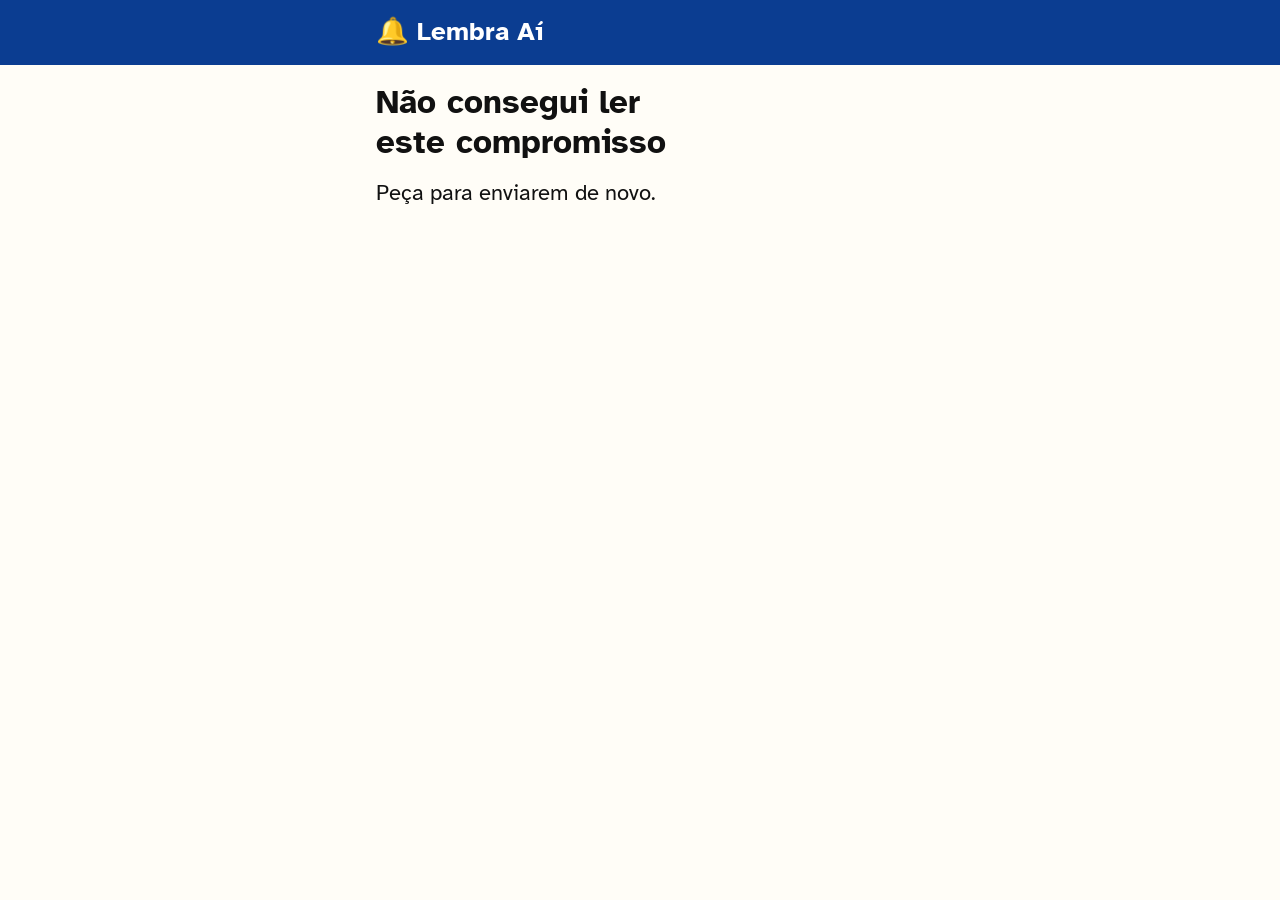
<file: web_site/lembra-ai/c/index.html>
<!doctype html>
<html lang="pt-BR">
<head>
<meta charset="utf-8">
<meta name="viewport" content="width=device-width,initial-scale=1,viewport-fit=cover">
<title>Compromisso para você · Lembra Aí</title>
<meta name="description" content="Alguém marcou um compromisso para você no Lembra Aí. Toque para salvar na sua agenda.">
<meta name="theme-color" content="#0b3d91">
<meta name="robots" content="noindex">
<link rel="preconnect" href="https://fonts.googleapis.com">
<link rel="stylesheet" href="https://fonts.googleapis.com/css2?family=Atkinson+Hyperlegible:wght@400;700&display=swap">
<style>
/* Página-ponte: abre o compromisso no app Lembra Aí. Os dados ficam depois do "#" e não passam por servidor. */
:root {
  color-scheme: light;
  --fundo: #fffdf7; --papel: #fff; --tinta: #111; --suave: #3a3a3a;
  --azul: #0b3d91; --azul-claro: #dde8fb; --verde: #1b5e20; --amarelo: #ffe082; --amarelo-borda: #b26a00; --borda: #5a5a5a;
  --texto: "Atkinson Hyperlegible", "Segoe UI", Roboto, Arial, sans-serif;
  padding-top: env(safe-area-inset-top, 0px); padding-bottom: env(safe-area-inset-bottom, 0px);
}
* { box-sizing: border-box }
html, body { margin: 0; background: var(--fundo); color: var(--tinta) }
body { font: 22px/1.4 var(--texto) }
header { background: var(--azul); color: #fff }
header div, main { max-width: 560px; margin: 0 auto; padding-left: max(16px, env(safe-area-inset-left, 0px)); padding-right: max(16px, env(safe-area-inset-right, 0px)) }
header div { padding-block: 14px; font-weight: 700; font-size: 1.2em }
main { display: flex; flex-direction: column; gap: 16px; padding-block: 18px 40px }
h1 { margin: 0; font-size: 1.5em; line-height: 1.2; text-wrap: balance }
p { margin: 0 }
.quando { color: var(--azul); font-weight: 700; font-size: 1.15em }
.caixa { background: var(--papel); border: 2px solid var(--borda); border-radius: 18px; padding: 16px; display: flex; flex-direction: column; gap: 10px }
.caixa h2 { margin: 0; font-size: 1.05em; color: var(--azul) }
.de { background: var(--azul-claro); border-radius: 12px; padding: 12px 14px; font-weight: 700 }
.aviso { background: var(--amarelo); border: 3px solid var(--amarelo-borda); border-radius: 14px; padding: 14px; font-weight: 700 }
.b { display: flex; align-items: center; justify-content: center; width: 100%; min-height: 72px; border-radius: 14px; border: 3px solid var(--azul);
  background: var(--azul); color: #fff; font: 700 1.05em/1.2 var(--texto); text-align: center; text-decoration: none; padding: 10px 14px; cursor: pointer }
.b.verde { background: var(--verde); border-color: var(--verde); min-height: 92px; font-size: 1.25em }
.b.contorno { background: var(--papel); color: var(--azul) }
ol { margin: 0; padding-left: 1.3em; display: flex; flex-direction: column; gap: 8px }
.suave { color: var(--suave); font-size: .85em }
code { font-size: .7em; word-break: break-all; color: var(--suave) }
:focus-visible { outline: 4px solid #d84315; outline-offset: 2px }
</style>
</head>
<body>
<header><div>🔔 Lembra Aí</div></header>
<main id="app">
  <h1>Abrindo o compromisso…</h1>
</main>
<script>
'use strict';
const PACOTE = 'com.pausa029.lembraai';
const APK = 'https://github.com/pausa029/foquinho/releases/download/lembra-ai-ultimo/LembraAi.apk';
const MESES = ['janeiro','fevereiro','março','abril','maio','junho','julho','agosto','setembro','outubro','novembro','dezembro'];
const SEM = ['domingo','segunda-feira','terça-feira','quarta-feira','quinta-feira','sexta-feira','sábado'];
const esc = s => String(s).replace(/[&<>"']/g, c => ({ '&': '&amp;', '<': '&lt;', '>': '&gt;', '"': '&quot;', "'": '&#39;' }[c]));
const hora = m => { const h = Math.floor(m / 60), mm = m % 60; return mm ? `${h}h${String(mm).padStart(2, '0')}` : `${h}h`; };
const ler = k => { const [y, m, d] = k.split('-').map(Number); return new Date(y, m - 1, d); };
const dataCompleta = k => { const d = ler(k); return `${SEM[d.getDay()]}, ${d.getDate()} de ${MESES[d.getMonth()]} de ${d.getFullYear()}`; };
const cap = s => s[0].toUpperCase() + s.slice(1);
const juntar = l => l.length < 2 ? (l[0] || '') : l.slice(0, -1).join(', ') + ' e ' + l[l.length - 1];
const plural = (n, a, b) => `${n} ${n === 1 ? a : b}`;
function duracao(t) {
  const d = Math.floor(t / 1440), h = Math.floor((t % 1440) / 60), m = t % 60, p = [];
  if (d) p.push(plural(d, 'dia', 'dias')); if (h) p.push(plural(h, 'hora', 'horas')); if (m && !d) p.push(plural(m, 'minuto', 'minutos'));
  return juntar(p);
}
const intervalo = m => m % 60 === 0 ? `de ${m / 60} em ${m / 60} ${m === 60 ? 'hora' : 'horas'}` : m < 60 ? `de ${m} em ${m} minutos` : `de ${hora(m)} em ${hora(m)}`;

function comoAvisar(o, min) {
  const j = o.j || [420, 1320], da = o.da ?? 1;
  const ini = ler(o.d); ini.setDate(ini.getDate() - da);
  const desde = da <= 0 ? 'Vou te avisar no próprio dia' : da <= 6 ? `Vou te avisar desde ${SEM[ini.getDay()].split('-')[0]}` : `Vou te avisar desde ${ini.getDate()} de ${MESES[ini.getMonth()]}`;
  let fr;
  if (o.fm === 'V') fr = `${o.fv === 1 ? '1 vez' : o.fv + ' vezes'} por dia, das ${hora(j[0])} às ${hora(j[1])}`;
  else if (o.fm === 'H') { const h = (o.fh || []).filter(x => x >= j[0] && x <= j[1]); fr = h.length ? 'às ' + juntar(h.map(hora)) : 'sem avisos repetidos'; }
  else fr = `${intervalo(Math.max(15, o.fi || 60))}, das ${hora(j[0])} às ${hora(j[1])}`;
  const esp = [...new Set(o.an || [])].filter(m => m > 0).sort((a, b) => b - a).map(m => duracao(m) + ' antes').concat(o.nh !== false ? ['na hora'] : []);
  return `${desde}, ${fr}${esp.length ? ', e também ' + juntar(esp) + '.' : '.'}`;
}

async function decodificar(codigo) {
  const m = /LA(\d{1,3})\.([A-Za-z0-9_-]{8,8000})/.exec(String(codigo || '').slice(0, 20000));
  if (!m) return { erro: 'quebrado' };
  if (+m[1] > 1) return { erro: 'versao' };
  if (typeof DecompressionStream === 'undefined') return { codigo: m[0] };
  try {
    const b64 = m[2].replace(/-/g, '+').replace(/_/g, '/') + '==='.slice((m[2].length + 3) % 4);
    const bytes = Uint8Array.from(atob(b64), c => c.charCodeAt(0));
    const txt = await new Response(new Blob([bytes]).stream().pipeThrough(new DecompressionStream('deflate'))).text();
    const o = JSON.parse(txt);
    if (!o || typeof o.t !== 'string' || !/^\d{4}-\d{2}-\d{2}$/.test(o.d) || !/^\d{2}:\d{2}$/.test(o.h)) return { erro: 'quebrado' };
    if (o.v > 1) return { erro: 'versao' };
    return { codigo: m[0], o };
  } catch (e) { return { erro: 'quebrado' }; }
}

function baixar() {
  return `<section class="caixa"><h2>Ainda não tem o Lembra Aí?</h2>
    <a class="b contorno" href="${APK}">⬇ BAIXAR O LEMBRA AÍ</a>
    <ol><li>Toque em <b>BAIXAR</b> e espere terminar.</li><li>Abra o arquivo <b>LembraAi.apk</b>.</li>
    <li>Se o celular pedir, toque em <b>Configurações</b> e ligue <b>Permitir desta fonte</b>.</li>
    <li>Toque em <b>Instalar</b>. Depois volte para o WhatsApp e toque no link de novo.</li></ol></section>`;
}

async function iniciar() {
  const app = document.getElementById('app');
  const r = await decodificar(decodeURIComponent(location.hash.slice(1)));
  if (r.erro === 'versao') {
    app.innerHTML = `<h1>Atualize o Lembra Aí</h1><p>Este compromisso foi feito numa versão mais nova do app. Instale a versão nova e toque no link de novo.</p><a class="b verde" href="${APK}">⬇ BAIXAR A VERSÃO NOVA</a>`;
    return;
  }
  if (r.erro) {
    app.innerHTML = `<h1>Não consegui ler este compromisso</h1><p>Peça para enviarem de novo.</p>`;
    return;
  }
  const android = /Android/i.test(navigator.userAgent);
  const semApp = new URLSearchParams(location.search).has('semapp');
  const fallback = location.origin + location.pathname + '?semapp=1#' + r.codigo;
  const abrir = `intent://c#${r.codigo}#Intent;scheme=lembraai;package=${PACOTE};S.browser_fallback_url=${encodeURIComponent(fallback)};end`;
  const o = r.o;
  let h = '';
  if (o) {
    const [hh, mm] = o.h.split(':').map(Number);
    if (o.de) h += `<div class="de">📩 Compromisso enviado por ${esc(o.de)}</div>`;
    h += `<h1>${esc(o.t)}</h1><p class="quando">${cap(dataCompleta(o.d))}, às ${hora(hh * 60 + mm)}</p>`;
    h += `<section class="caixa"><h2>Como vai avisar</h2><p>${esc(comoAvisar(o))}</p></section>`;
    if (o.o) h += `<p><b>Observação:</b> ${esc(o.o)}</p>`;
    if (o.end) h += `<p><b>Endereço:</b> ${esc(o.end)}</p>`;
  } else {
    h += `<h1>Alguém marcou um compromisso para você</h1>`;
  }
  if (semApp) h += `<div class="aviso">Parece que o Lembra Aí ainda não está instalado neste celular.</div>`;
  if (android) h += `<a class="b verde" href="${abrir}">✓ ABRIR NO LEMBRA AÍ</a><p class="suave">O app abre com tudo preenchido. Lá, é só tocar em "SALVAR NA MINHA AGENDA".</p>`;
  else h += `<div class="aviso">O Lembra Aí é um app para Android. Abra este link no celular Android que tem o app.</div>`;
  h += baixar();
  h += `<section class="caixa"><h2>Plano B: copiar o código</h2><p class="suave">Copie e abra o Lembra Aí. Ele percebe o código sozinho.</p>
    <button class="b contorno" id="copiar">📋 COPIAR CÓDIGO</button><code id="cod">${esc(location.origin + location.pathname + '#' + r.codigo)}</code></section>`;
  app.innerHTML = h;
  document.getElementById('copiar').addEventListener('click', async e => {
    const t = document.getElementById('cod').textContent;
    try { await navigator.clipboard.writeText(t); e.target.textContent = '✓ COPIADO'; }
    catch (er) { const s = getSelection(), rg = document.createRange(); rg.selectNodeContents(document.getElementById('cod')); s.removeAllRanges(); s.addRange(rg); }
  });
}
iniciar();
addEventListener('hashchange', iniciar);
</script>
</body>
</html>
</file>
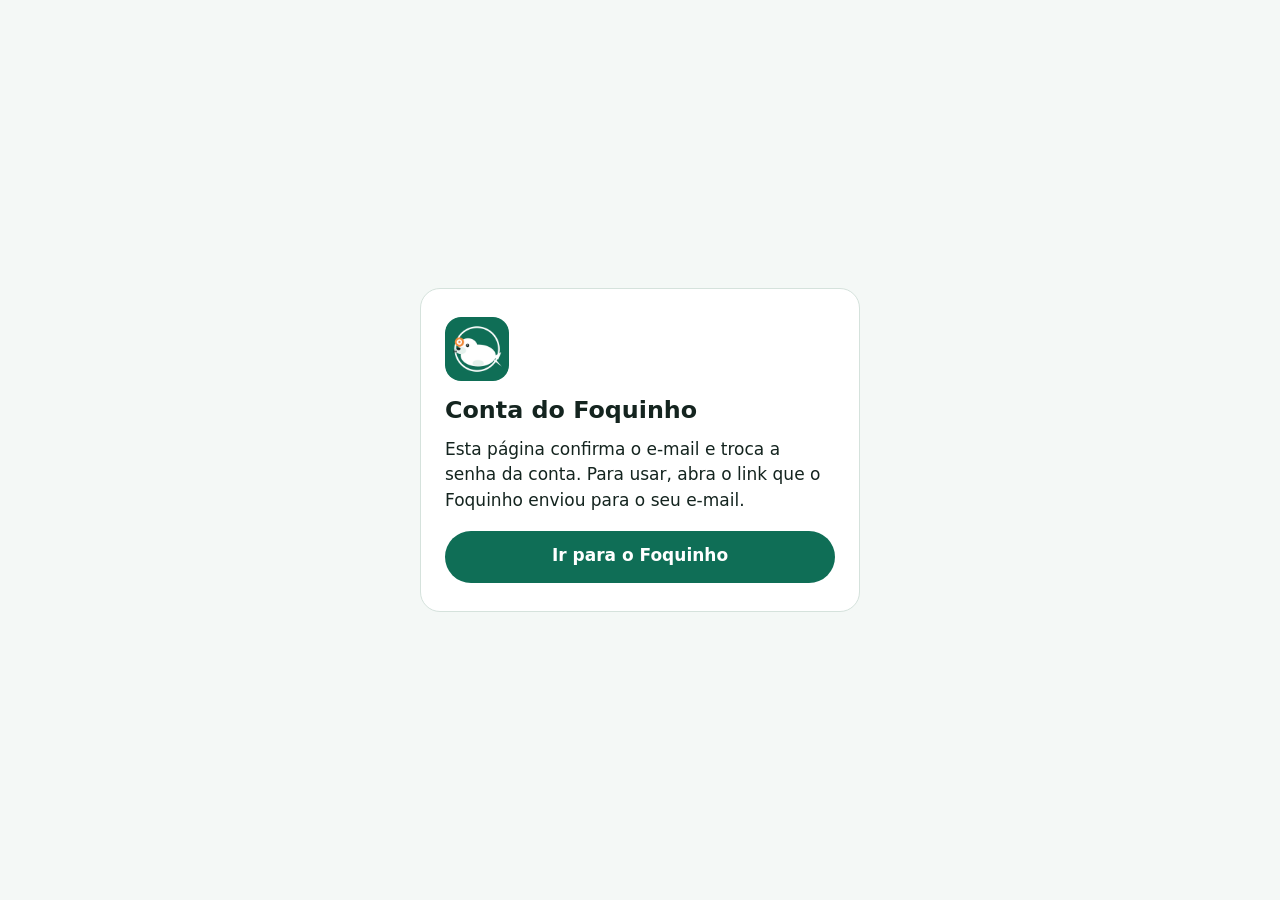
<file: web_site/conta.html>
<!doctype html>
<html lang="pt-BR">
<head>
<meta charset="utf-8">
<meta name="viewport" content="width=device-width,initial-scale=1,viewport-fit=cover">
<meta name="robots" content="noindex">
<meta name="referrer" content="no-referrer">
<title>Conta · Foquinho</title>
<link rel="icon" href="icons/favicon-64.png">
<meta name="theme-color" content="#0F6E56">
<style>
:root { --bg: #f4f8f6; --card: #fff; --ink: #14241f; --muted: #51635d; --brand: #0f6e56; --line: #d5e2dc; --err: #a3261c; color-scheme: light; }
@media (prefers-color-scheme: dark) { :root { --bg: #0e1513; --card: #17211e; --ink: #e8f1ed; --muted: #a3b5ae; --brand: #5fd0ae; --line: #2a3a35; --err: #ff9c92; color-scheme: dark; } }
* { box-sizing: border-box; }
body { margin: 0; background: var(--bg); color: var(--ink); font: 17px/1.5 system-ui, -apple-system, "Segoe UI", Roboto, sans-serif; min-height: 100vh; display: flex; align-items: center; justify-content: center; padding: 24px max(16px, env(safe-area-inset-left)) 24px max(16px, env(safe-area-inset-right)); }
main { width: 100%; max-width: 440px; background: var(--card); border: 1px solid var(--line); border-radius: 20px; padding: 28px 24px; }
img { width: 64px; height: 64px; border-radius: 16px; display: block; margin-bottom: 12px; }
h1 { font-size: 1.4em; margin: 0 0 8px; text-wrap: balance; }
p { margin: 0 0 14px; }
.muted { color: var(--muted); font-size: .92em; }
label { display: block; font-weight: 600; margin: 14px 0 6px; }
input { width: 100%; min-height: 50px; padding: 10px 12px; border: 2px solid var(--line); border-radius: 12px; background: transparent; color: var(--ink); font: inherit; }
input:focus-visible, button:focus-visible, a:focus-visible { outline: 3px solid var(--brand); outline-offset: 2px; }
button, .btn { display: block; width: 100%; min-height: 52px; margin-top: 18px; padding: 12px; border: 0; border-radius: 999px; background: var(--brand); color: #fff; font: inherit; font-weight: 700; text-align: center; text-decoration: none; cursor: pointer; }
@media (prefers-color-scheme: dark) { button, .btn { color: #06231b; } }
button[disabled] { opacity: .6; cursor: default; }
.err { color: var(--err); font-weight: 600; }
[hidden] { display: none !important; }
</style>
</head>
<body>
<main>
  <img src="icons/apple-touch-icon.png" alt="">
  <section id="v-ok" hidden>
    <h1>E-mail confirmado!</h1>
    <p>Sua conta do Foquinho está pronta. Volte ao aplicativo e toque em <strong>“Já confirmei, entrar”</strong>.</p>
    <p class="muted">Pode fechar esta página.</p>
  </section>
  <section id="v-senha" hidden>
    <h1>Criar uma senha nova</h1>
    <p>Escolha a nova senha da sua conta do Foquinho.</p>
    <form id="f" novalidate>
      <label for="p1">Nova senha (8 caracteres ou mais)</label>
      <input id="p1" type="password" autocomplete="new-password" minlength="8" required>
      <label for="p2">Repita a nova senha</label>
      <input id="p2" type="password" autocomplete="new-password" minlength="8" required>
      <p class="err" id="e" role="alert" hidden></p>
      <button id="b">Salvar a nova senha</button>
    </form>
  </section>
  <section id="v-feito" hidden>
    <h1>Senha alterada</h1>
    <p>Agora é só voltar ao aplicativo e entrar com a senha nova.</p>
  </section>
  <section id="v-erro" hidden>
    <h1>Este link não vale mais</h1>
    <p id="m">O link já foi usado ou venceu. Volte ao aplicativo e peça um novo.</p>
  </section>
  <section id="v-nada" hidden>
    <h1>Conta do Foquinho</h1>
    <p>Esta página confirma o e-mail e troca a senha da conta. Para usar, abra o link que o Foquinho enviou para o seu e-mail.</p>
    <a class="btn" href="./">Ir para o Foquinho</a>
  </section>
</main>
<script>
(function () {
  'use strict';
  var URL_ = 'https://iqteaquzluhmgydgpmzk.supabase.co', KEY = 'sb_publishable_qCb8wlUdjhc1cvFHBzxU5g_kA-XAidu';
  function show(id) { ['v-ok', 'v-senha', 'v-feito', 'v-erro', 'v-nada'].forEach(function (x) { document.getElementById(x).hidden = x !== id; }); }
  var q = new URLSearchParams((location.hash || '').replace(/^#/, ''));
  var s = new URLSearchParams(location.search);
  var token = q.get('access_token'), type = q.get('type'), err = q.get('error') || s.get('error');
  // tira o código de acesso da barra de endereço e do histórico
  try { history.replaceState(null, '', location.pathname); } catch (e) {}
  if (err) { show('v-erro'); return; }
  if (token && type === 'recovery') {
    show('v-senha');
    var f = document.getElementById('f'), e = document.getElementById('e'), b = document.getElementById('b');
    f.addEventListener('submit', function (ev) {
      ev.preventDefault();
      var p1 = document.getElementById('p1').value, p2 = document.getElementById('p2').value;
      function fail(t) { e.textContent = t; e.hidden = false; b.disabled = false; }
      if (p1.length < 8) return fail('A senha precisa de 8 caracteres ou mais.');
      if (p1 !== p2) return fail('As duas senhas estão diferentes.');
      e.hidden = true; b.disabled = true;
      fetch(URL_ + '/auth/v1/user', { method: 'PUT', headers: { 'apikey': KEY, 'Authorization': 'Bearer ' + token, 'Content-Type': 'application/json' }, body: JSON.stringify({ password: p1 }) })
        .then(function (r) {
          if (r.ok) { token = null; show('v-feito'); return; }
          return r.json().catch(function () { return {}; }).then(function (j) {
            var t = ((j.error_code || '') + ' ' + (j.msg || j.message || '')).toLowerCase();
            fail(/same_password|different from the old/.test(t) ? 'Escolha uma senha diferente da anterior.' : (/weak|should be/.test(t) ? 'Senha fraca. Use 8 caracteres ou mais.' : 'O link venceu. Volte ao aplicativo e peça um novo.'));
          });
        }, function () { fail('Sem conexão com a internet. Tente de novo.'); });
    });
    return;
  }
  if (token || type === 'signup' || type === 'email') { show('v-ok'); return; }
  show('v-nada');
})();
</script>
</body>
</html>
</file>
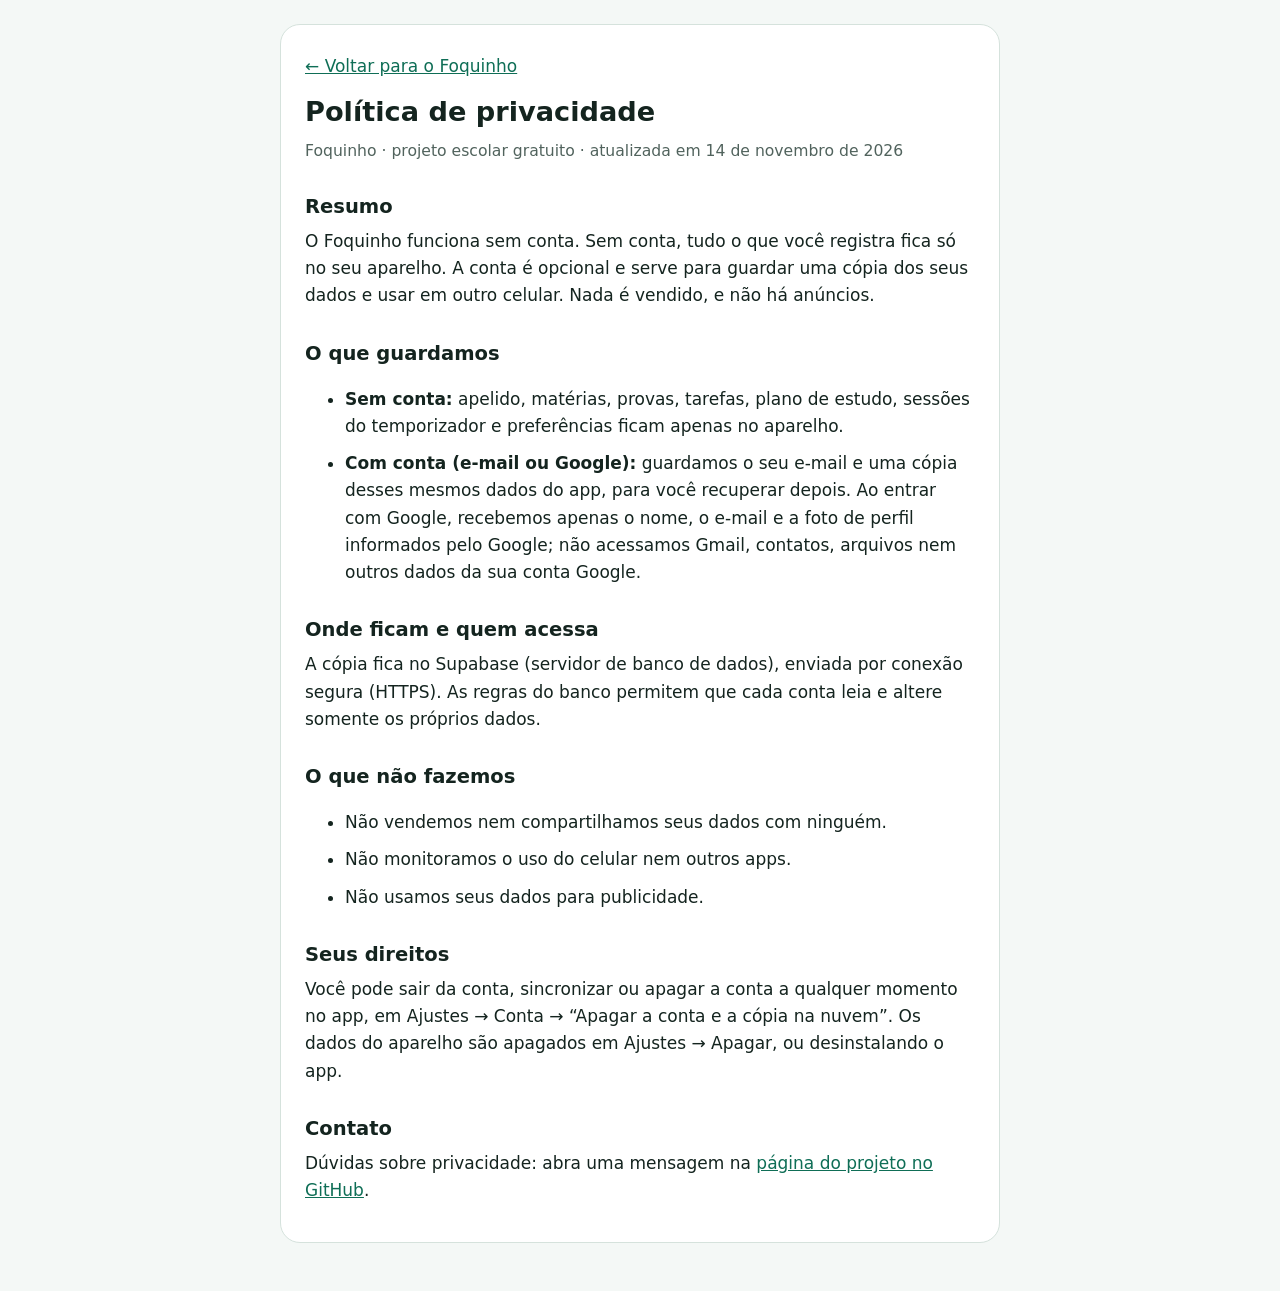
<file: web_site/privacidade.html>
<!doctype html>
<html lang="pt-BR">
<head>
<meta charset="utf-8">
<meta name="viewport" content="width=device-width,initial-scale=1,viewport-fit=cover">
<title>Privacidade · Foquinho</title>
<link rel="icon" href="icons/favicon-64.png">
<meta name="theme-color" content="#0F6E56">
<style>
:root { --bg: #f4f8f6; --card: #fff; --ink: #14241f; --muted: #51635d; --brand: #0f6e56; --line: #d5e2dc; color-scheme: light; }
@media (prefers-color-scheme: dark) { :root { --bg: #0e1513; --card: #17211e; --ink: #e8f1ed; --muted: #a3b5ae; --brand: #5fd0ae; --line: #2a3a35; color-scheme: dark; } }
* { box-sizing: border-box; }
body { margin: 0; background: var(--bg); color: var(--ink); font: 17px/1.6 system-ui, -apple-system, "Segoe UI", Roboto, sans-serif; padding: 24px max(16px, env(safe-area-inset-left)) 48px max(16px, env(safe-area-inset-right)); }
main { max-width: 720px; margin: 0 auto; background: var(--card); border: 1px solid var(--line); border-radius: 20px; padding: 28px 24px; }
h1 { font-size: 1.6em; margin: 0 0 4px; } h2 { font-size: 1.15em; margin: 28px 0 6px; }
p, li { margin: 0 0 10px; } .muted { color: var(--muted); font-size: .92em; }
a { color: var(--brand); }
</style>
</head>
<body>
<main>
  <p><a href="./">← Voltar para o Foquinho</a></p>
  <h1>Política de privacidade</h1>
  <p class="muted">Foquinho · projeto escolar gratuito · atualizada em 14 de novembro de 2026</p>

  <h2>Resumo</h2>
  <p>O Foquinho funciona sem conta. Sem conta, tudo o que você registra fica só no seu aparelho. A conta é opcional e serve para guardar uma cópia dos seus dados e usar em outro celular. Nada é vendido, e não há anúncios.</p>

  <h2>O que guardamos</h2>
  <ul>
    <li><strong>Sem conta:</strong> apelido, matérias, provas, tarefas, plano de estudo, sessões do temporizador e preferências ficam apenas no aparelho.</li>
    <li><strong>Com conta (e-mail ou Google):</strong> guardamos o seu e-mail e uma cópia desses mesmos dados do app, para você recuperar depois. Ao entrar com Google, recebemos apenas o nome, o e-mail e a foto de perfil informados pelo Google; não acessamos Gmail, contatos, arquivos nem outros dados da sua conta Google.</li>
  </ul>

  <h2>Onde ficam e quem acessa</h2>
  <p>A cópia fica no Supabase (servidor de banco de dados), enviada por conexão segura (HTTPS). As regras do banco permitem que cada conta leia e altere somente os próprios dados.</p>

  <h2>O que não fazemos</h2>
  <ul>
    <li>Não vendemos nem compartilhamos seus dados com ninguém.</li>
    <li>Não monitoramos o uso do celular nem outros apps.</li>
    <li>Não usamos seus dados para publicidade.</li>
  </ul>

  <h2>Seus direitos</h2>
  <p>Você pode sair da conta, sincronizar ou apagar a conta a qualquer momento no app, em Ajustes → Conta → “Apagar a conta e a cópia na nuvem”. Os dados do aparelho são apagados em Ajustes → Apagar, ou desinstalando o app.</p>

  <h2>Contato</h2>
  <p>Dúvidas sobre privacidade: abra uma mensagem na <a href="https://github.com/pausa029/foquinho/issues">página do projeto no GitHub</a>.</p>
</main>
</body>
</html>
</file>
